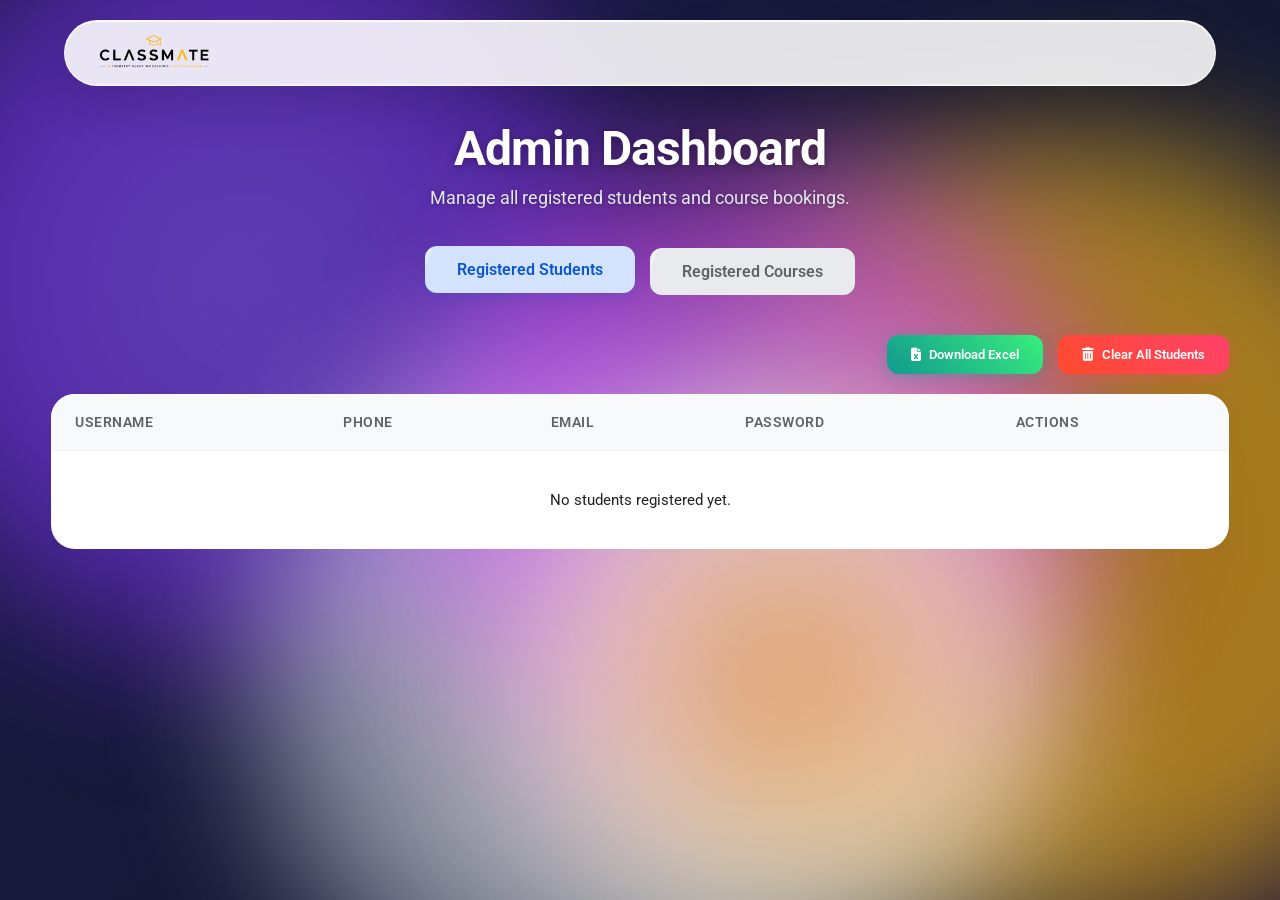
<file: admin.html>
<!DOCTYPE html>
<html lang="en">
<head>
    <meta charset="UTF-8">
    <meta name="viewport" content="width=device-width, initial-scale=1.0">
    <!-- Ultimate SEO Meta Tags -->
    <meta name="description" content="ClassMate Classes & Courses - The best place to learn programming, high-load architecture, FAANG DSA, and full-stack development. Join ClassMate Courses today.">
    <meta name="keywords" content="classmate classes, classmate courses, programming classes, advanced coding courses, classmate learning, software engineering, DSA, classmate">
    <meta name="robots" content="index, follow, max-image-preview:large, max-snippet:-1, max-video-preview:-1">
    
    <!-- Open Graph / Facebook -->
    <meta property="og:type" content="website">
    <meta property="og:title" content="ClassMate - Elite Classes & Courses">
    <meta property="og:description" content="Master high-level programming with ClassMate Classes. We offer premium courses in web development, AI, and systems architecture.">
    <meta property="og:image" content="https://classmates.kesug.com/classmate.png">
    
    <!-- Twitter -->
    <meta property="twitter:card" content="summary_large_image">
    <meta property="twitter:title" content="ClassMate - Elite Classes & Courses">
    <meta property="twitter:description" content="Master high-level programming with ClassMate Classes. We offer premium courses in web development, AI, and systems architecture.">
    <meta property="twitter:image" content="https://classmates.kesug.com/classmate.png">

    <!-- Schema Markup (JSON-LD) -->
    <script type="application/ld+json">
    {
      "@context": "https://schema.org",
      "@type": "EducationalOrganization",
      "name": "ClassMate",
      "logo": "https://classmates.kesug.com/classmate.png",
      "description": "Premium classmate classes and classmate courses for modern software engineering.",
      "sameAs": []
    }
    </script>
    <title>Admin Panel - Course Bookings</title>
    <link rel="stylesheet" href="https://cdnjs.cloudflare.com/ajax/libs/font-awesome/6.4.0/css/all.min.css">
    <link rel="stylesheet" href="style.css">
    <style>
        @import url('https://fonts.googleapis.com/css2?family=Roboto:wght@300;400;500;700&display=swap');
        
        body {
            font-family: 'Roboto', sans-serif;
            color: #202124;
            min-height: 100vh;
            position: relative;
            background: transparent;
        }
        .admin-container {
            padding: 120px 4% 40px;
            max-width: 1400px;
            margin: 0 auto;
        }
        .admin-header {
            text-align: center;
            margin-bottom: 40px;
            animation: fadeInDown 0.6s ease-out;
        }
        .admin-header h1 {
            font-size: 48px;
            color: #ffffff;
            font-weight: 700;
            letter-spacing: -1px;
            margin-bottom: 10px;
            text-shadow: 0 2px 10px rgba(0,0,0,0.3);
        }
        .admin-header p {
            font-size: 18px;
            color: #e2e8f0;
            text-shadow: 0 1px 4px rgba(0,0,0,0.3);
        }
        
        /* Material You Tabs */
        .admin-tabs {
            display: flex;
            justify-content: center;
            gap: 15px;
            margin-bottom: 40px;
            animation: fadeInUp 0.5s ease-out;
        }
        .admin-tabs button {
            background: #e8eaed;
            color: #5f6368;
            border: none;
            padding: 14px 32px;
            border-radius: 50px;
            cursor: pointer;
            font-weight: 600;
            font-size: 16px;
            transition: all 0.3s cubic-bezier(0.25, 0.8, 0.25, 1);
            position: relative;
            overflow: hidden;
            font-family: 'Roboto', sans-serif;
        }
        /* Ripple effect */
        .admin-tabs button::after {
            content: '';
            position: absolute;
            background: rgba(255,255,255,0.3);
            width: 100%;
            height: 100%;
            top: 0;
            left: -100%;
            transform: skewX(-20deg);
            transition: all 0.5s;
        }
        .admin-tabs button:hover::after {
            left: 100%;
        }
        .admin-tabs button.active {
            background: #d3e3fd;
            color: #0b57d0;
            box-shadow: 0 4px 12px rgba(11, 87, 208, 0.15);
            transform: translateY(-2px);
        }
        .admin-tabs button:hover:not(.active) {
            background: #dadce0;
            transform: translateY(-1px);
        }

        /* Controls */
        .controls {
            display: flex;
            justify-content: flex-end;
            gap: 15px;
            margin-bottom: 20px;
            animation: fadeIn 0.8s ease-out;
            flex-wrap: wrap;
        }
        #clearBookingsBtn, #clearStudentsBtn {
            background: linear-gradient(45deg, #ff4b2b, #ff416c);
            color: white;
            border: none;
            padding: 12px 24px;
            border-radius: 50px;
            cursor: pointer;
            font-weight: 600;
            font-family: 'Roboto', sans-serif;
            transition: all 0.3s cubic-bezier(0.25, 0.8, 0.25, 1);
            display: inline-flex;
            align-items: center;
            gap: 8px;
            box-shadow: 0 4px 15px rgba(255, 65, 108, 0.3);
        }
        #clearBookingsBtn:hover, #clearStudentsBtn:hover {
            transform: translateY(-2px);
            box-shadow: 0 6px 20px rgba(255, 65, 108, 0.4);
        }
        #downloadExcelBtn {
            background: linear-gradient(45deg, #11998e, #38ef7d);
            color: white;
            border: none;
            padding: 12px 24px;
            border-radius: 50px;
            cursor: pointer;
            font-weight: 600;
            font-family: 'Roboto', sans-serif;
            transition: all 0.3s cubic-bezier(0.25, 0.8, 0.25, 1);
            display: inline-flex;
            align-items: center;
            gap: 8px;
            box-shadow: 0 4px 15px rgba(17, 153, 142, 0.3);
        }
        #downloadExcelBtn:hover {
            transform: translateY(-2px);
            box-shadow: 0 6px 20px rgba(17, 153, 142, 0.4);
        }

        /* Action Buttons inside Table */
        .action-btn {
            padding: 8px 16px;
            border: none;
            border-radius: 30px;
            cursor: pointer;
            font-weight: 500;
            font-family: 'Roboto', sans-serif;
            transition: all 0.3s;
            margin-right: 8px;
            color: white;
            font-size: 13px;
        }
        .edit-btn {
            background: linear-gradient(45deg, #36D1DC, #5B86E5);
            box-shadow: 0 4px 10px rgba(91, 134, 229, 0.3);
        }
        .edit-btn:hover {
            transform: translateY(-2px);
        }
        .delete-btn {
            background: linear-gradient(45deg, #FF416C, #FF4B2B);
            box-shadow: 0 4px 10px rgba(255, 65, 108, 0.3);
        }
        .delete-btn:hover {
            transform: translateY(-2px);
        }

        /* Material You Table */
        .table-responsive {
            animation: fadeInUp 0.7s ease-out;
            overflow-x: auto;
        }
        .bookings-table {
            width: 100%;
            border-collapse: separate;
            border-spacing: 0;
            background: white;
            box-shadow: 0 8px 30px rgba(0,0,0,0.04);
            border-radius: 24px;
            overflow: hidden;
        }
        .bookings-table th, .bookings-table td {
            padding: 20px 24px;
            text-align: left;
            border-bottom: 1px solid #f1f3f4;
        }
        .bookings-table th {
            background: #f8f9fa;
            font-size: 14px;
            color: #5f6368;
            text-transform: uppercase;
            letter-spacing: 0.5px;
            font-weight: 600;
        }
        .bookings-table td {
            color: #202124;
            font-size: 15px;
            vertical-align: middle;
        }
        .bookings-table tbody tr {
            transition: background 0.2s;
        }
        .bookings-table tbody tr:hover {
            background: #f8f9fa;
        }
        .bookings-table tr:last-child td {
            border-bottom: none;
        }
        
        /* Animations */
        @keyframes fadeInUp {
            from { opacity: 0; transform: translateY(20px); }
            to { opacity: 1; transform: translateY(0); }
        }
        @keyframes fadeInDown {
            from { opacity: 0; transform: translateY(-20px); }
            to { opacity: 1; transform: translateY(0); }
        }
        @keyframes fadeIn {
            from { opacity: 0; }
            to { opacity: 1; }
        }

        .transaction-image {
            max-width: 150px;
            max-height: 150px;
            border-radius: 8px;
            cursor: pointer;
            transition: transform 0.2s;
        }
        .transaction-image:hover {
            transform: scale(2.5);
        }
    </style>
</head>
<body>
    <!-- 3D Live Color Animated Background from Skills page -->
    <div class="live-bg-container skills-live-bg">
        <div class="color-orb skills-orb-1"></div>
        <div class="color-orb skills-orb-2"></div>
        <div class="color-orb skills-orb-3"></div>
        <div class="color-orb skills-orb-4"></div>
        <div class="color-orb skills-orb-5"></div>
    </div>

    <!--Navigation Bar-->
    <nav class="navbar">
        <a href="index.html" class="logo"><img src="classmate.png" alt="ClassMate Logo"></a>
    </nav>

    <div class="admin-container">
        <div class="admin-header">
            <h1>Admin Dashboard</h1>
            <p>Manage all registered students and course bookings.</p>
        </div>
        
        <div class="admin-tabs">
            <button id="showStudentsBtn" class="active">Registered Students</button>
            <button id="showCoursesBtn">Registered Courses</button>
        </div>

        <!-- Registered Students Section -->
        <div id="studentsSection">
            <div class="controls">
                <button id="downloadExcelBtn"><i class="fas fa-file-excel"></i> Download Excel</button>
                <button id="clearStudentsBtn" title="This will delete all student records from this browser."><i class="fas fa-trash-alt"></i> Clear All Students</button>
            </div>
            <div class="table-responsive">
                <table class="bookings-table" id="studentsTable">
                    <thead>
                        <tr>
                            <th>Username</th>
                            <th>Phone</th>
                            <th>Email</th>
                            <th>Password</th>
                            <th>Actions</th>
                        </tr>
                    </thead>
                    <tbody id="studentsTableBody">
                        <!-- Student data will be inserted here by JavaScript -->
                    </tbody>
                </table>
            </div>
        </div>

        <!-- Registered Courses Section -->
        <div id="coursesSection" style="display: none;">
            <div class="controls">
                <button id="clearBookingsBtn" title="This will delete all booking records from this browser."><i class="fas fa-trash-alt"></i> Clear All Bookings</button>
            </div>
            <div class="table-responsive">
                <table class="bookings-table">
                    <thead>
                        <tr>
                            <th>Full Name</th>
                            <th>Phone</th>
                            <th>Email</th>
                            <th>Course</th>
                            <th>Transaction ID</th>
                            <th>Transaction Image</th>
                        </tr>
                    </thead>
                    <tbody id="bookingsTableBody">
                        <!-- Booking data will be inserted here by JavaScript -->
                    </tbody>
                </table>
            </div>
        </div>
    </div>

    <script src="classmate.js"></script>
    <script>
    document.addEventListener('DOMContentLoaded', () => {
        const bookingsTableBody = document.getElementById('bookingsTableBody');
        const studentsTableBody = document.getElementById('studentsTableBody');
        const clearBookingsBtn = document.getElementById('clearBookingsBtn');
        const clearStudentsBtn = document.getElementById('clearStudentsBtn');
        
        const showStudentsBtn = document.getElementById('showStudentsBtn');
        const showCoursesBtn = document.getElementById('showCoursesBtn');
        const studentsSection = document.getElementById('studentsSection');
        const coursesSection = document.getElementById('coursesSection');

        // Tab Switching
        showStudentsBtn.addEventListener('click', () => {
            showStudentsBtn.classList.add('active');
            showCoursesBtn.classList.remove('active');
            studentsSection.style.display = 'block';
            coursesSection.style.display = 'none';
        });

        showCoursesBtn.addEventListener('click', () => {
            showCoursesBtn.classList.add('active');
            showStudentsBtn.classList.remove('active');
            coursesSection.style.display = 'block';
            studentsSection.style.display = 'none';
        });

        function loadBookings() {
            const bookings = JSON.parse(localStorage.getItem('courseBookings')) || [];
            bookingsTableBody.innerHTML = ''; // Clear existing rows

            if (bookings.length === 0) {
                bookingsTableBody.innerHTML = '<tr><td colspan="6" style="text-align:center; padding: 40px;">No bookings found.</td></tr>';
                return;
            }

            bookings.forEach(booking => {
                const row = document.createElement('tr');
                row.innerHTML = `
                    <td>${booking.fullName}</td>
                    <td>${booking.phone}</td>
                    <td>${booking.email}</td>
                    <td>${booking.selectedCourse}</td>
                    <td>${booking.transactionId}</td>
                    <td><img src="${booking.courseImage}" alt="Transaction" class="transaction-image"></td>
                `;
                bookingsTableBody.appendChild(row);
            });
        }

        function loadStudents() {
            const students = JSON.parse(localStorage.getItem('registeredStudents')) || [];
            studentsTableBody.innerHTML = ''; // Clear existing rows

            if (students.length === 0) {
                studentsTableBody.innerHTML = '<tr><td colspan="5" style="text-align:center; padding: 40px;">No students registered yet.</td></tr>';
                return;
            }

            students.forEach((student, index) => {
                const row = document.createElement('tr');
                row.innerHTML = `
                    <td>${student.username}</td>
                    <td>${student.phone}</td>
                    <td>${student.email}</td>
                    <td>${student.password}</td>
                    <td>
                        <button class="action-btn edit-btn" data-index="${index}">Edit</button>
                        <button class="action-btn delete-btn" data-index="${index}">Delete</button>
                    </td>
                `;
                studentsTableBody.appendChild(row);
            });
            
            attachStudentActionListeners();
        }

        function attachStudentActionListeners() {
            const editBtns = document.querySelectorAll('.edit-btn');
            const deleteBtns = document.querySelectorAll('.delete-btn');

            editBtns.forEach(btn => {
                btn.addEventListener('click', (e) => {
                    const index = e.target.getAttribute('data-index');
                    const students = JSON.parse(localStorage.getItem('registeredStudents')) || [];
                    const student = students[index];
                    
                    const newUsername = prompt('Edit Username:', student.username);
                    if (newUsername === null) return;
                    
                    const newPhone = prompt('Edit Phone (+91...):', student.phone);
                    if (newPhone === null) return;
                    
                    const newEmail = prompt('Edit Email:', student.email);
                    if (newEmail === null) return;
                    
                    const newPassword = prompt('Edit Password (4-digit):', student.password);
                    if (newPassword === null) return;

                    students[index] = {
                        username: newUsername,
                        phone: newPhone,
                        email: newEmail,
                        password: newPassword
                    };
                    
                    localStorage.setItem('registeredStudents', JSON.stringify(students));
                    loadStudents();
                });
            });

            deleteBtns.forEach(btn => {
                btn.addEventListener('click', (e) => {
                    const index = e.target.getAttribute('data-index');
                    const students = JSON.parse(localStorage.getItem('registeredStudents')) || [];
                    
                    if (confirm('Are you sure you want to delete this student?')) {
                        students.splice(index, 1);
                        localStorage.setItem('registeredStudents', JSON.stringify(students));
                        loadStudents();
                    }
                });
            });
        }

        const downloadExcelBtn = document.getElementById('downloadExcelBtn');
        if (downloadExcelBtn) {
            downloadExcelBtn.addEventListener('click', () => {
                const students = JSON.parse(localStorage.getItem('registeredStudents')) || [];
                if (students.length === 0) {
                    alert('No student data to download.');
                    return;
                }
                
                let csvContent = "data:text/csv;charset=utf-8,";
                csvContent += "Username,Phone,Email,Password\n"; // Header row
                
                students.forEach(function(student) {
                    const row = `${student.username},${student.phone},${student.email},${student.password}`;
                    csvContent += row + "\r\n";
                });
                
                const encodedUri = encodeURI(csvContent);
                const link = document.createElement("a");
                link.setAttribute("href", encodedUri);
                link.setAttribute("download", "registered_students.csv");
                document.body.appendChild(link);
                link.click();
                document.body.removeChild(link);
            });
        }

        if (clearBookingsBtn) {
            clearBookingsBtn.addEventListener('click', () => {
                if (confirm('Are you sure you want to delete all booking records? This action cannot be undone.')) {
                    localStorage.removeItem('courseBookings');
                    loadBookings(); // Refresh the table
                }
            });
        }

        if (clearStudentsBtn) {
            clearStudentsBtn.addEventListener('click', () => {
                if (confirm('Are you sure you want to delete all student records? This action cannot be undone.')) {
                    localStorage.removeItem('registeredStudents');
                    loadStudents(); // Refresh the table
                }
            });
        }

        loadBookings();
        loadStudents();
    });
    </script>
</body>
</html>
</file>
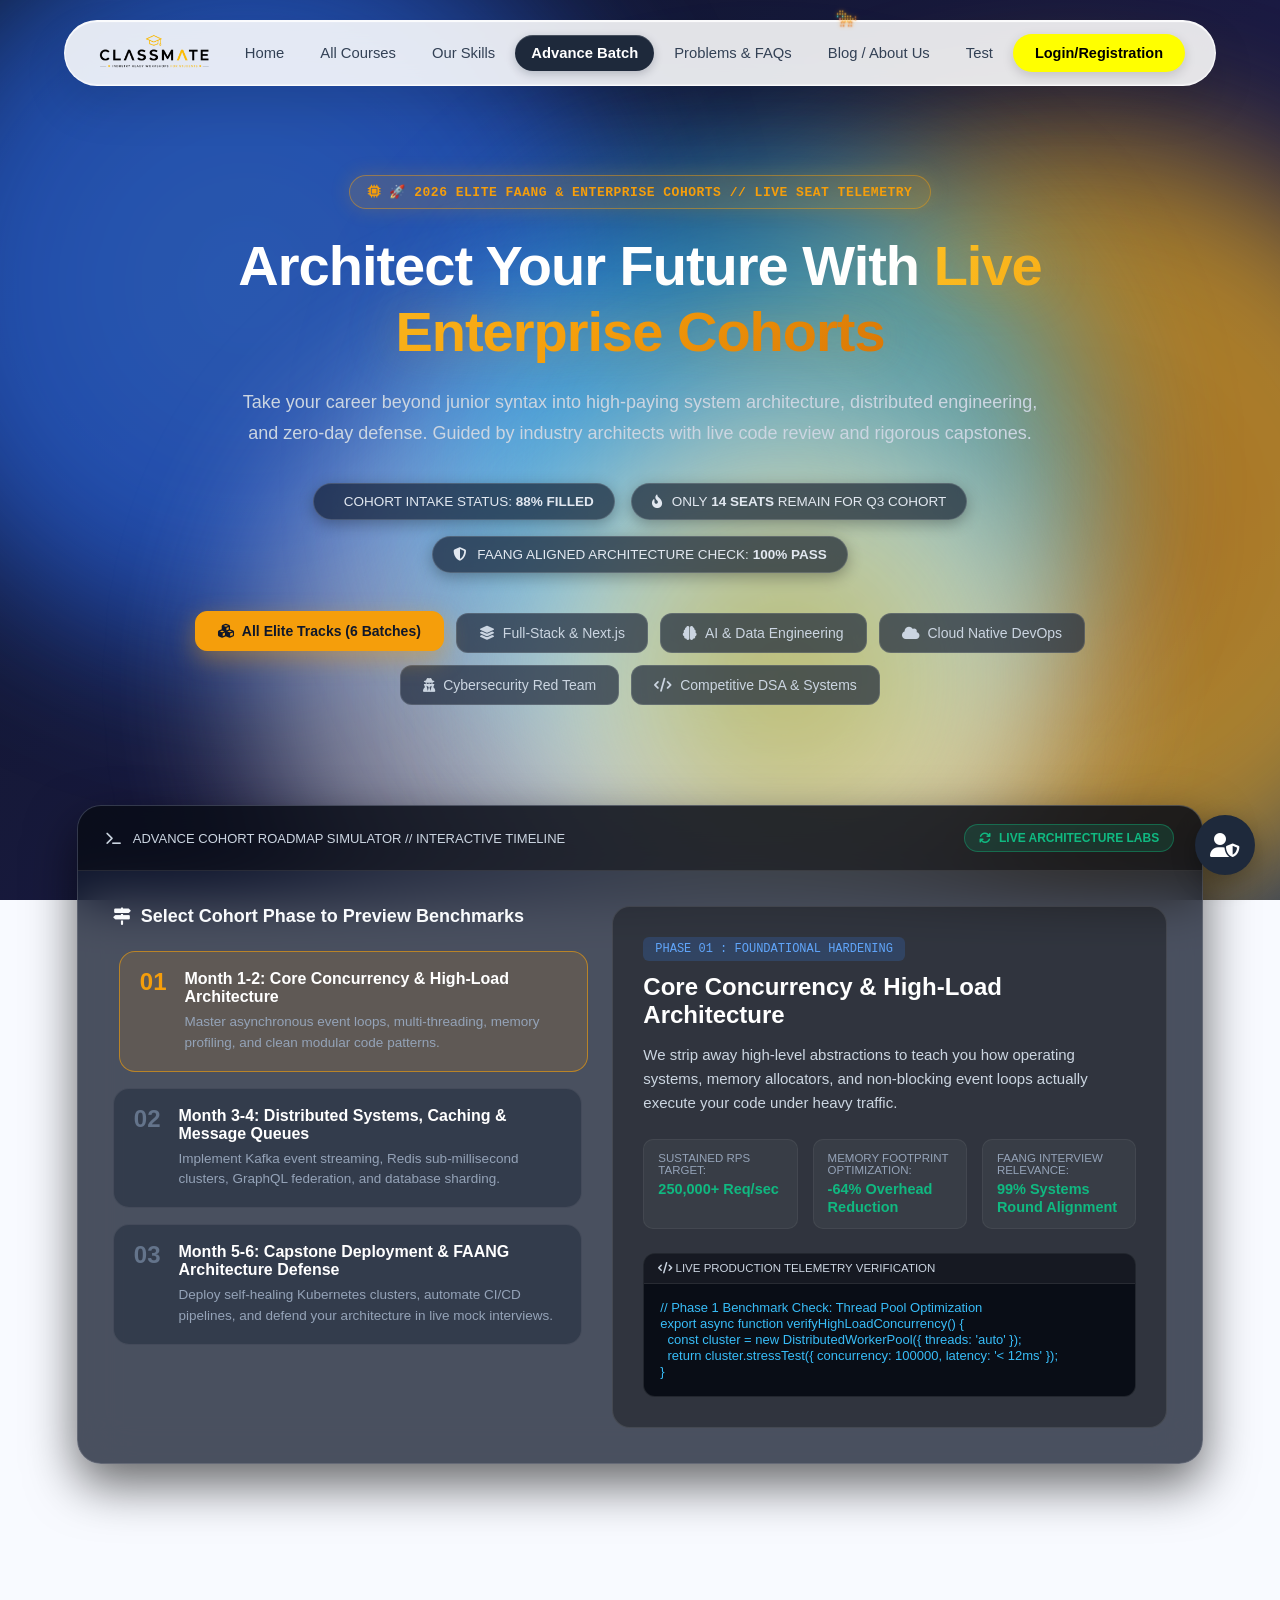
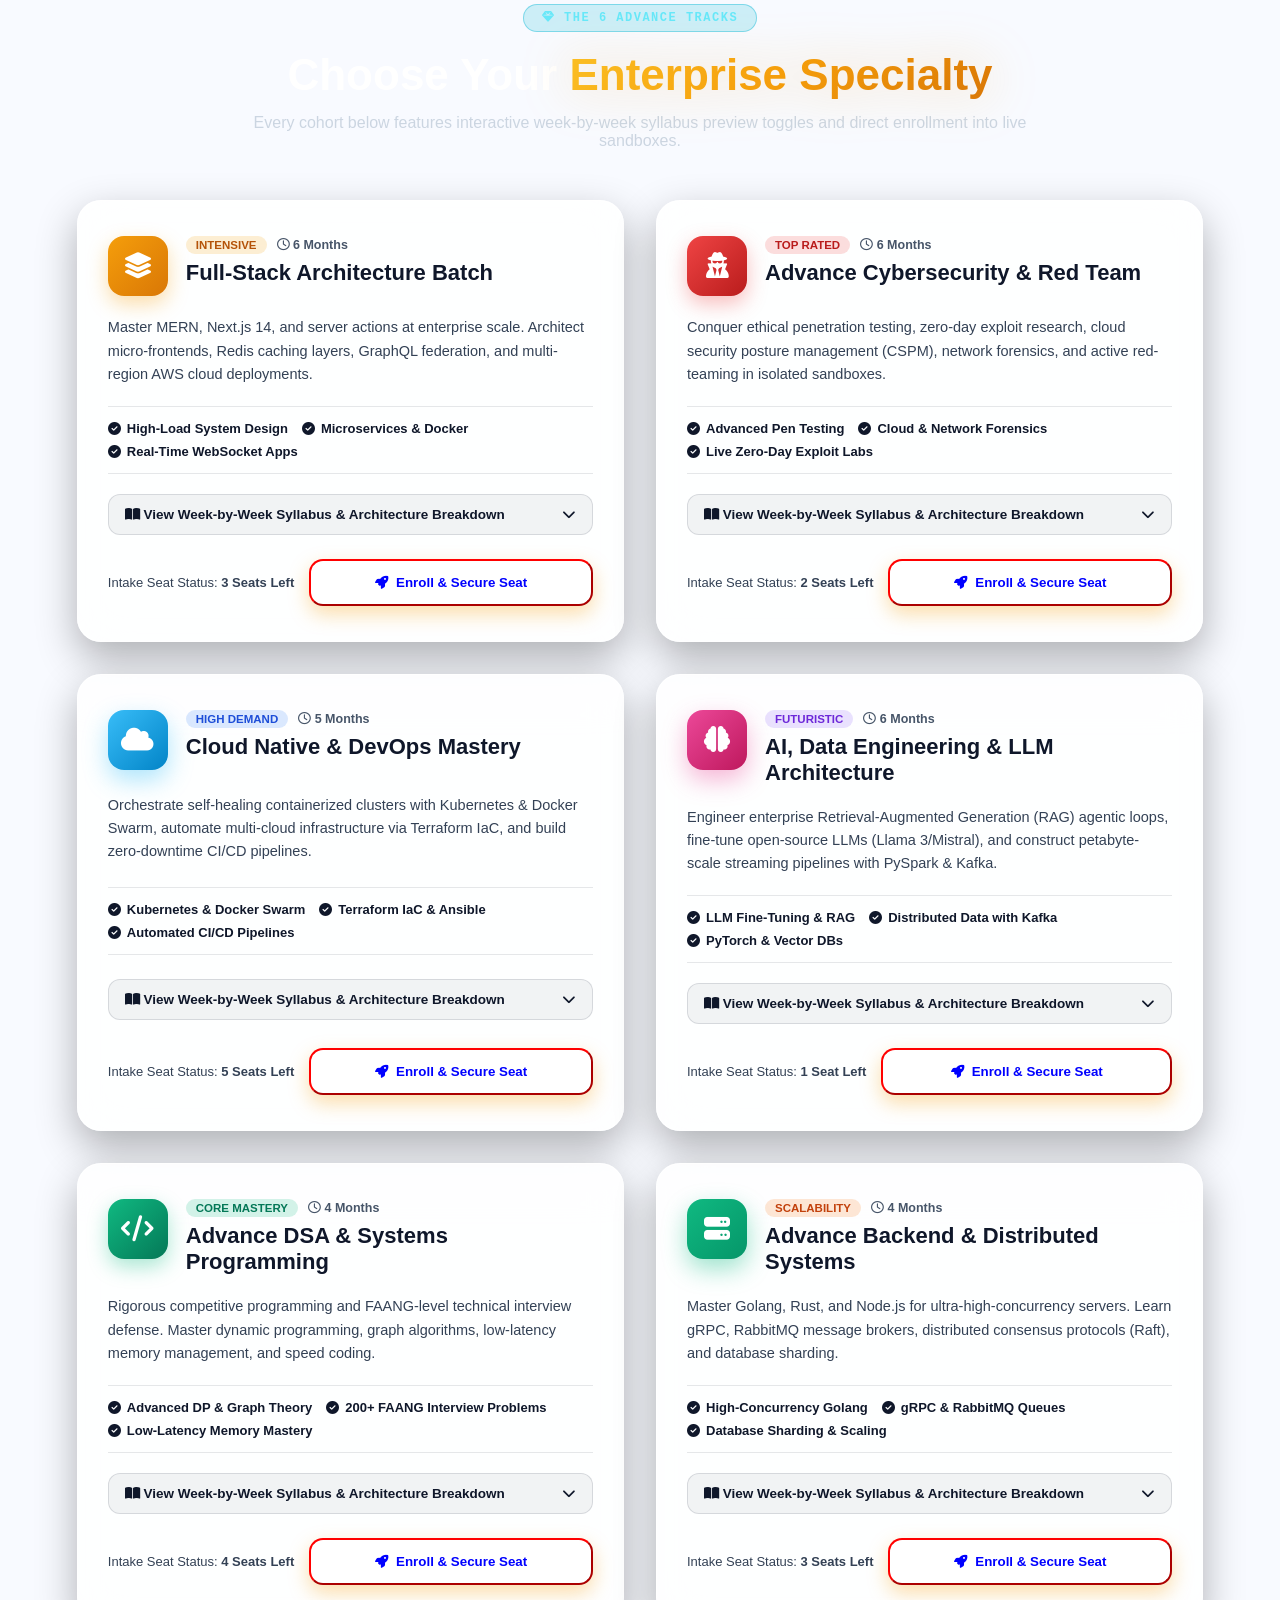
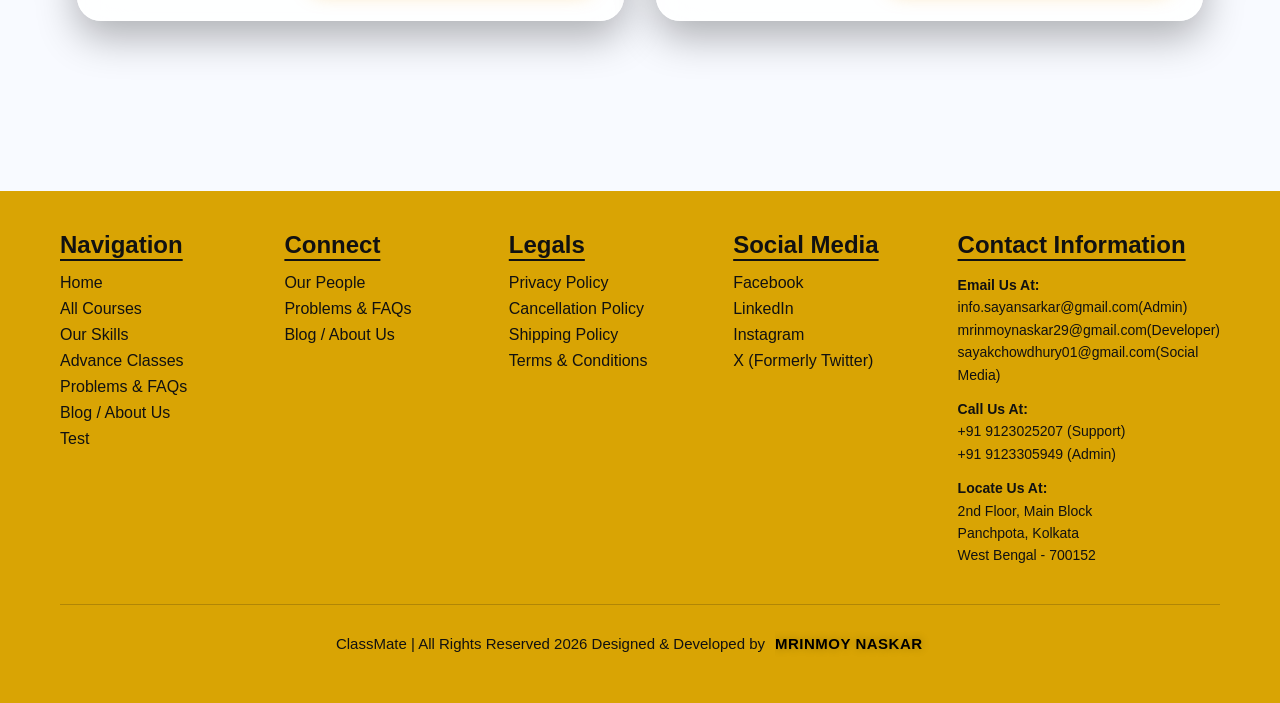
<file: advance.html>
<!DOCTYPE html>
<html lang="en">
<head>
    <meta charset="UTF-8">
    <meta name="viewport" content="width=device-width, initial-scale=1.0">
    <!-- Ultimate SEO Meta Tags -->
    <meta name="description" content="ClassMate Classes & Courses - The best place to learn programming, high-load architecture, FAANG DSA, and full-stack development. Join ClassMate Courses today.">
    <meta name="keywords" content="classmate classes, classmate courses, programming classes, advanced coding courses, classmate learning, software engineering, DSA, classmate">
    <meta name="robots" content="index, follow, max-image-preview:large, max-snippet:-1, max-video-preview:-1">
    
    <!-- Open Graph / Facebook -->
    <meta property="og:type" content="website">
    <meta property="og:title" content="ClassMate - Elite Classes & Courses">
    <meta property="og:description" content="Master high-level programming with ClassMate Classes. We offer premium courses in web development, AI, and systems architecture.">
    <meta property="og:image" content="https://classmates.kesug.com/classmate.png">
    
    <!-- Twitter -->
    <meta property="twitter:card" content="summary_large_image">
    <meta property="twitter:title" content="ClassMate - Elite Classes & Courses">
    <meta property="twitter:description" content="Master high-level programming with ClassMate Classes. We offer premium courses in web development, AI, and systems architecture.">
    <meta property="twitter:image" content="https://classmates.kesug.com/classmate.png">

    <!-- Schema Markup (JSON-LD) -->
    <script type="application/ld+json">
    {
      "@context": "https://schema.org",
      "@type": "EducationalOrganization",
      "name": "ClassMate",
      "logo": "https://classmates.kesug.com/classmate.png",
      "description": "Premium classmate classes and classmate courses for modern software engineering.",
      "sameAs": []
    }
    </script>
    <title>Advance Batch - ClassMate</title>

    <link rel="preconnect" href="https://fonts.googleapis.com">
    <link rel="preconnect" href="https://fonts.gstatic.com" crossorigin>
    <link href="https://fonts.googleapis.com/css2?family=Poppins:wght@300;400;500;600;700&display=swap" rel="stylesheet">
    <!-- Font Awesome for Icons -->
    <link rel="stylesheet" href="https://cdnjs.cloudflare.com/ajax/libs/font-awesome/6.4.0/css/all.min.css">
    <link rel="stylesheet" href="style.css">
</head>
<body>

    <!-- 3D Live Color Animated Background (Yellow, White, Blue) -->
    <div class="live-bg-container advance-live-bg">
        <div class="color-orb advance-orb-1"></div>
        <div class="color-orb advance-orb-2"></div>
        <div class="color-orb advance-orb-3"></div>
        <div class="color-orb advance-orb-4"></div>
        <div class="color-orb advance-orb-5"></div>
    </div>

    <!--Navigation Bar-->
    <nav class="navbar">
        <a href="index.html" class="logo"><img src="classmate.png" alt="ClassMate Logo"></a>
        <ul class="nav-links">
            <li><a href="index.html">Home</a></li>
            <li><a href="course.html">All Courses</a></li>
            <li><a href="skills.html">Our Skills</a></li>
            <li><a href="advance.html" class="active">Advance Batch</a></li>
            <li><a href="faq.html">Problems & FAQs</a></li>
            <li><a href="blog.html">Blog / About Us</a></li>
            <li><a href="https://classmates.kesug.com/index.php?i=1">Test</a></li>
            <li><a href="login.html" class="login-btn">Login/Registration</a></li>
        </ul>
        <!-- Live Pixel Cat -->
        <div class="cat" id="cat">
            <div class="pixel dark tail" style="left:0;top:12px;"></div>
            <div class="pixel dark tail" style="left:0;top:8px;"></div>
            <div class="pixel" style="left:8px;top:8px;"></div>
            <div class="pixel" style="left:12px;top:8px;"></div>
            <div class="pixel" style="left:16px;top:8px;"></div>
            <div class="pixel" style="left:20px;top:8px;"></div>
            <div class="pixel" style="left:4px;top:12px;"></div>
            <div class="pixel" style="left:8px;top:12px;"></div>
            <div class="pixel" style="left:12px;top:12px;"></div>
            <div class="pixel" style="left:16px;top:12px;"></div>
            <div class="pixel" style="left:20px;top:12px;"></div>
            <div class="pixel" style="left:24px;top:12px;"></div>
            <div class="pixel" style="left:8px;top:16px;"></div>
            <div class="pixel" style="left:12px;top:16px;"></div>
            <div class="pixel" style="left:16px;top:16px;"></div>
            <div class="pixel" style="left:20px;top:16px;"></div>
            <div class="pixel" style="left:20px;top:0;"></div>
            <div class="pixel" style="left:24px;top:0;"></div>
            <div class="pixel" style="left:16px;top:4px;"></div>
            <div class="pixel" style="left:20px;top:4px;"></div>
            <div class="pixel" style="left:24px;top:4px;"></div>
            <div class="pixel" style="left:28px;top:4px;"></div>
            <div class="pixel eye" style="left:20px;top:8px;"></div>
            <div class="pixel eye" style="left:28px;top:8px;"></div>
            <div class="pixel nose" style="left:24px;top:12px;"></div>
            <!-- 4 Articulated Running Legs & Waving Paw -->
            <div class="leg back-left" style="position:absolute; left:6px; top:20px; transform-origin:2px 2px;"><div class="pixel dark" style="left:0;top:0;"></div><div class="pixel dark" style="left:0;top:4px;"></div></div>
            <div class="leg back-right" style="position:absolute; left:10px; top:20px; transform-origin:2px 2px;"><div class="pixel dark" style="left:0;top:0;"></div><div class="pixel dark" style="left:0;top:4px;"></div></div>
            <div class="leg front-left" style="position:absolute; left:18px; top:20px; transform-origin:2px 2px;"><div class="pixel dark" style="left:0;top:0;"></div><div class="pixel dark" style="left:0;top:4px;"></div></div>
            <div class="leg front-right" style="position:absolute; left:22px; top:20px; transform-origin:2px 2px;"><div class="pixel dark" style="left:0;top:0;"></div><div class="pixel dark" style="left:0;top:4px;"></div></div>
            <!-- HI Speech Bubble near mouth -->
            <span class="cat-hi-bubble">HI!</span>
        </div>
    </nav>

    <!-- Senior Architect Header & Live Seat Telemetry Ticker -->
    <section class="advance-live-header">
        <div class="advance-header-content">
            <span class="advance-architect-badge"><i class="fas fa-microchip"></i> 🚀 2026 ELITE FAANG & ENTERPRISE COHORTS // LIVE SEAT TELEMETRY</span>
            <h1>Architect Your Future With <span class="advance-neon-text">Live Enterprise Cohorts</span></h1>
            <p class="advance-header-desc">
                Take your career beyond junior syntax into high-paying system architecture, distributed engineering, and zero-day defense. Guided by industry architects with live code review and rigorous capstones.
            </p>

            <!-- Live Cohort Telemetry Bar -->
            <div class="cohort-telemetry-bar">
                <div class="telemetry-pill">
                    <span class="live-blink-dot"></span>
                    <span>COHORT INTAKE STATUS: <b class="text-green">88% FILLED</b></span>
                </div>
                <div class="telemetry-pill">
                    <i class="fas fa-fire-alt text-orange"></i>
                    <span>ONLY <b id="seatCountVal">14 SEATS</b> REMAIN FOR Q3 COHORT</span>
                </div>
                <div class="telemetry-pill">
                    <i class="fas fa-shield-alt text-blue"></i>
                    <span>FAANG ALIGNED ARCHITECTURE CHECK: <b>100% PASS</b></span>
                </div>
            </div>

            <!-- Interactive Domain Filters -->
            <div class="advance-filters">
                <button class="advance-filter-btn active" data-filter="all"><i class="fas fa-cubes"></i> All Elite Tracks (6 Batches)</button>
                <button class="advance-filter-btn" data-filter="fullstack"><i class="fas fa-layer-group"></i> Full-Stack & Next.js</button>
                <button class="advance-filter-btn" data-filter="ai"><i class="fas fa-brain"></i> AI & Data Engineering</button>
                <button class="advance-filter-btn" data-filter="devops"><i class="fas fa-cloud"></i> Cloud Native DevOps</button>
                <button class="advance-filter-btn" data-filter="cyber"><i class="fas fa-user-secret"></i> Cybersecurity Red Team</button>
                <button class="advance-filter-btn" data-filter="dsa"><i class="fas fa-code"></i> Competitive DSA & Systems</button>
            </div>
        </div>
    </section>

    <!-- Interactive Career Roadmap Simulator & System Console -->
    <section class="advance-radar-dashboard">
        <div class="radar-console-card">
            <div class="radar-topbar">
                <div class="topbar-left">
                    <i class="fas fa-terminal text-yellow"></i>
                    <span class="console-title">ADVANCE COHORT ROADMAP SIMULATOR // INTERACTIVE TIMELINE</span>
                </div>
                <div class="topbar-right">
                    <span class="status-badge-active"><i class="fas fa-sync fa-spin"></i> LIVE ARCHITECTURE LABS</span>
                </div>
            </div>

            <div class="radar-content-grid">
                <!-- Left: Interactive Timeline Selector Tabs -->
                <div class="roadmap-timeline-selector">
                    <h3><i class="fas fa-map-signs"></i> Select Cohort Phase to Preview Benchmarks</h3>
                    <div class="timeline-steps">
                        <div class="timeline-step active" data-phase="phase1">
                            <div class="step-num">01</div>
                            <div class="step-details">
                                <strong>Month 1-2: Core Concurrency & High-Load Architecture</strong>
                                <span>Master asynchronous event loops, multi-threading, memory profiling, and clean modular code patterns.</span>
                            </div>
                        </div>
                        <div class="timeline-step" data-phase="phase2">
                            <div class="step-num">02</div>
                            <div class="step-details">
                                <strong>Month 3-4: Distributed Systems, Caching & Message Queues</strong>
                                <span>Implement Kafka event streaming, Redis sub-millisecond clusters, GraphQL federation, and database sharding.</span>
                            </div>
                        </div>
                        <div class="timeline-step" data-phase="phase3">
                            <div class="step-num">03</div>
                            <div class="step-details">
                                <strong>Month 5-6: Capstone Deployment & FAANG Architecture Defense</strong>
                                <span>Deploy self-healing Kubernetes clusters, automate CI/CD pipelines, and defend your architecture in live mock interviews.</span>
                            </div>
                        </div>
                    </div>
                </div>

                <!-- Right: Live Phase Telemetry & Code Inspection Console -->
                <div class="roadmap-phase-inspector" id="roadmapInspector">
                    <div class="phase-header">
                        <span class="phase-badge" id="phaseBadgeText">PHASE 01 : FOUNDATIONAL HARDENING</span>
                        <h4 id="phaseTitleText">Core Concurrency & High-Load Architecture</h4>
                    </div>
                    <p class="phase-desc" id="phaseDescText">
                        We strip away high-level abstractions to teach you how operating systems, memory allocators, and non-blocking event loops actually execute your code under heavy traffic.
                    </p>

                    <div class="phase-metrics-box">
                        <div class="phase-metric">
                            <span>Sustained RPS Target:</span>
                            <b id="phaseRpsText">250,000+ Req/sec</b>
                        </div>
                        <div class="phase-metric">
                            <span>Memory Footprint Optimization:</span>
                            <b id="phaseMemText">-64% Overhead Reduction</b>
                        </div>
                        <div class="phase-metric">
                            <span>FAANG Interview Relevance:</span>
                            <b id="phaseRelText">99% Systems Round Alignment</b>
                        </div>
                    </div>

                    <div class="phase-code-preview">
                        <div class="code-title"><span><i class="fas fa-code"></i> LIVE PRODUCTION TELEMETRY VERIFICATION</span></div>
                        <pre><code id="phaseCodeText">// Phase 1 Benchmark Check: Thread Pool Optimization
export async function verifyHighLoadConcurrency() {
  const cluster = new DistributedWorkerPool({ threads: 'auto' });
  return cluster.stressTest({ concurrency: 100000, latency: '< 12ms' });
}</code></pre>
                    </div>
                </div>
            </div>
        </div>
    </section>

    <!-- 6 Glassmorphic Ultra-Premium Batch Cards with Live Syllabus Accordions -->
    <section class="advance-batch-showcase">
        <div class="batch-section-header">
            <span class="section-badge-tag"><i class="fas fa-gem"></i> THE 6 ADVANCE TRACKS</span>
            <h2>Choose Your <span class="advance-neon-text">Enterprise Specialty</span></h2>
            <p>Every cohort below features interactive week-by-week syllabus preview toggles and direct enrollment into live sandboxes.</p>
        </div>

        <div class="advance-batch-grid">
            <!-- Cohort 1: Full-Stack Architecture -->
            <div class="advance-cohort-card" data-category="fullstack">
                <div class="cohort-header">
                    <div class="cohort-icon fullstack-glow"><i class="fas fa-layer-group"></i></div>
                    <div class="cohort-meta">
                        <div class="cohort-badges">
                            <span class="cohort-tag intensive-tag">Intensive</span>
                            <span class="cohort-duration"><i class="far fa-clock"></i> 6 Months</span>
                        </div>
                        <h3>Full-Stack Architecture Batch</h3>
                    </div>
                </div>
                <p class="cohort-desc">Master MERN, Next.js 14, and server actions at enterprise scale. Architect micro-frontends, Redis caching layers, GraphQL federation, and multi-region AWS cloud deployments.</p>
                
                <!-- Highlights Pill List -->
                <div class="cohort-highlights">
                    <span><i class="fas fa-check-circle text-green"></i> High-Load System Design</span>
                    <span><i class="fas fa-check-circle text-green"></i> Microservices & Docker</span>
                    <span><i class="fas fa-check-circle text-green"></i> Real-Time WebSocket Apps</span>
                </div>

                <!-- Interactive Syllabus Accordion Toggle -->
                <div class="syllabus-accordion-container">
                    <button class="syllabus-toggle-btn" type="button">
                        <span><i class="fas fa-book-open"></i> View Week-by-Week Syllabus & Architecture Breakdown</span>
                        <i class="fas fa-chevron-down accordion-arrow"></i>
                    </button>
                    <div class="syllabus-content">
                        <div class="syllabus-module">
                            <strong>Weeks 1-4: Next.js 14, React Server Components & State Federation</strong>
                            <p>Dive deep into SSR, Static Generation, Streaming RSCs, and complex client-server boundary synchronization.</p>
                        </div>
                        <div class="syllabus-module">
                            <strong>Weeks 5-8: Node.js Cluster Concurrency, gRPC & GraphQL Federation</strong>
                            <p>Build distributed microservices communicating via gRPC and GraphQL supergraphs with rate-limiting defense.</p>
                        </div>
                        <div class="syllabus-module">
                            <strong>Weeks 9-12: Redis Sub-Millisecond Caching & PostgreSQL Indexing</strong>
                            <p>Engineer high-speed data access patterns, cache eviction policies, and relational database query tuning.</p>
                        </div>
                        <div class="syllabus-module">
                            <strong>Weeks 13-24: Capstone Architecture Defense & Live AWS Deployment</strong>
                            <p>Deploy your full-stack enterprise platform on AWS EKS with CI/CD GitHub workflows and rigorous load checks.</p>
                        </div>
                    </div>
                </div>

                <div class="cohort-action-footer">
                    <div class="seat-info"><span>Intake Seat Status:</span> <b class="text-orange">3 Seats Left</b></div>
                    <button class="course-btn cohort-enroll-btn" data-title="FULL-STACK ARCHITECTURE BATCH" data-description="Master MERN & NEXT.js at enterprise scale. Includes Redis caching, GraphQL, microservices deployment, and AWS infrastructure with live mentorship." data-link="advance-fullstack.html">
                        <i class="fas fa-rocket"></i> Enroll & Secure Seat
                    </button>
                </div>
            </div>

            <!-- Cohort 2: Advance Cybersecurity & Red Team -->
            <div class="advance-cohort-card" data-category="cyber">
                <div class="cohort-header">
                    <div class="cohort-icon cyber-glow"><i class="fas fa-user-secret"></i></div>
                    <div class="cohort-meta">
                        <div class="cohort-badges">
                            <span class="cohort-tag top-tag">Top Rated</span>
                            <span class="cohort-duration"><i class="far fa-clock"></i> 6 Months</span>
                        </div>
                        <h3>Advance Cybersecurity & Red Team</h3>
                    </div>
                </div>
                <p class="cohort-desc">Conquer ethical penetration testing, zero-day exploit research, cloud security posture management (CSPM), network forensics, and active red-teaming in isolated sandboxes.</p>
                
                <div class="cohort-highlights">
                    <span><i class="fas fa-check-circle text-green"></i> Advanced Pen Testing</span>
                    <span><i class="fas fa-check-circle text-green"></i> Cloud & Network Forensics</span>
                    <span><i class="fas fa-check-circle text-green"></i> Live Zero-Day Exploit Labs</span>
                </div>

                <div class="syllabus-accordion-container">
                    <button class="syllabus-toggle-btn" type="button">
                        <span><i class="fas fa-book-open"></i> View Week-by-Week Syllabus & Architecture Breakdown</span>
                        <i class="fas fa-chevron-down accordion-arrow"></i>
                    </button>
                    <div class="syllabus-content">
                        <div class="syllabus-module">
                            <strong>Weeks 1-4: Advanced Vulnerability Scanning & Network Reconnaissance</strong>
                            <p>Master Nmap, Wireshark packet dissection, OSINT gathering, and automated security posture reconnaissance.</p>
                        </div>
                        <div class="syllabus-module">
                            <strong>Weeks 5-8: Web Application Exploitation (OWASP Top 10 + Zero Days)</strong>
                            <p>Deep dive into SQL injection, SSRF, XSS, CSRF, broken authentication, and custom Python exploit weaponization.</p>
                        </div>
                        <div class="syllabus-module">
                            <strong>Weeks 9-16: Cloud Native Security & Active Red-Teaming</strong>
                            <p>Perform ethical red-team campaigns across AWS/Azure infrastructure, IAM privilege escalation, and container escapes.</p>
                        </div>
                        <div class="syllabus-module">
                            <strong>Weeks 17-24: Incident Response, Digital Forensics & Defense Hardening</strong>
                            <p>Trace cyber attack vectors, analyze malware memory artifacts, and implement zero-trust firewall configurations.</p>
                        </div>
                    </div>
                </div>

                <div class="cohort-action-footer">
                    <div class="seat-info"><span>Intake Seat Status:</span> <b class="text-orange">2 Seats Left</b></div>
                    <button class="course-btn cohort-enroll-btn" data-title="ADVANCE CYBERSECURITY & RED TEAM" data-description="Dive deep into penetration testing, zero-day exploit research, cloud security posture management, and ethical red-teaming in dedicated sandboxes." data-link="advance-cyber.html">
                        <i class="fas fa-rocket"></i> Enroll & Secure Seat
                    </button>
                </div>
            </div>

            <!-- Cohort 3: Cloud Native & DevOps Mastery -->
            <div class="advance-cohort-card" data-category="devops">
                <div class="cohort-header">
                    <div class="cohort-icon devops-glow"><i class="fas fa-cloud"></i></div>
                    <div class="cohort-meta">
                        <div class="cohort-badges">
                            <span class="cohort-tag demand-tag">High Demand</span>
                            <span class="cohort-duration"><i class="far fa-clock"></i> 5 Months</span>
                        </div>
                        <h3>Cloud Native & DevOps Mastery</h3>
                    </div>
                </div>
                <p class="cohort-desc">Orchestrate self-healing containerized clusters with Kubernetes & Docker Swarm, automate multi-cloud infrastructure via Terraform IaC, and build zero-downtime CI/CD pipelines.</p>
                
                <div class="cohort-highlights">
                    <span><i class="fas fa-check-circle text-green"></i> Kubernetes & Docker Swarm</span>
                    <span><i class="fas fa-check-circle text-green"></i> Terraform IaC & Ansible</span>
                    <span><i class="fas fa-check-circle text-green"></i> Automated CI/CD Pipelines</span>
                </div>

                <div class="syllabus-accordion-container">
                    <button class="syllabus-toggle-btn" type="button">
                        <span><i class="fas fa-book-open"></i> View Week-by-Week Syllabus & Architecture Breakdown</span>
                        <i class="fas fa-chevron-down accordion-arrow"></i>
                    </button>
                    <div class="syllabus-content">
                        <div class="syllabus-module">
                            <strong>Weeks 1-4: Docker Containerization & Microservice Packaging</strong>
                            <p>Write multi-stage Dockerfiles, optimize cold-start boot speeds, and orchestrate local multi-container environments.</p>
                        </div>
                        <div class="syllabus-module">
                            <strong>Weeks 5-10: Kubernetes Architecture & High-Availability Swarm</strong>
                            <p>Manage K8s Pods, Deployments, Services, Ingress controllers, Helm charts, and auto-scaling replica sets.</p>
                        </div>
                        <div class="syllabus-module">
                            <strong>Weeks 11-16: Infrastructure as Code (Terraform & Ansible Automation)</strong>
                            <p>Provision multi-region AWS VPCs, EC2 clusters, RDS instances, and IAM roles entirely through automated code.</p>
                        </div>
                        <div class="syllabus-module">
                            <strong>Weeks 17-20: GitOps CI/CD Pipelines & Site Reliability Engineering (SRE)</strong>
                            <p>Implement Prometheus & Grafana live telemetry alerts, canary deployment strategies, and self-healing rollout checks.</p>
                        </div>
                    </div>
                </div>

                <div class="cohort-action-footer">
                    <div class="seat-info"><span>Intake Seat Status:</span> <b class="text-green">5 Seats Left</b></div>
                    <button class="course-btn cohort-enroll-btn" data-title="CLOUD NATIVE & DEVOPS MASTERY" data-description="Learn Kubernetes orchestration, Terraform Infrastructure as Code (IaC), Jenkins CI/CD automation, and multi-cloud AWS/Azure deployments." data-link="advance-devops.html">
                        <i class="fas fa-rocket"></i> Enroll & Secure Seat
                    </button>
                </div>
            </div>

            <!-- Cohort 4: AI, Data Engineering & LLM Architecture -->
            <div class="advance-cohort-card" data-category="ai">
                <div class="cohort-header">
                    <div class="cohort-icon ai-glow"><i class="fas fa-brain"></i></div>
                    <div class="cohort-meta">
                        <div class="cohort-badges">
                            <span class="cohort-tag futuristic-tag">Futuristic</span>
                            <span class="cohort-duration"><i class="far fa-clock"></i> 6 Months</span>
                        </div>
                        <h3>AI, Data Engineering & LLM Architecture</h3>
                    </div>
                </div>
                <p class="cohort-desc">Engineer enterprise Retrieval-Augmented Generation (RAG) agentic loops, fine-tune open-source LLMs (Llama 3/Mistral), and construct petabyte-scale streaming pipelines with PySpark & Kafka.</p>
                
                <div class="cohort-highlights">
                    <span><i class="fas fa-check-circle text-green"></i> LLM Fine-Tuning & RAG</span>
                    <span><i class="fas fa-check-circle text-green"></i> Distributed Data with Kafka</span>
                    <span><i class="fas fa-check-circle text-green"></i> PyTorch & Vector DBs</span>
                </div>

                <div class="syllabus-accordion-container">
                    <button class="syllabus-toggle-btn" type="button">
                        <span><i class="fas fa-book-open"></i> View Week-by-Week Syllabus & Architecture Breakdown</span>
                        <i class="fas fa-chevron-down accordion-arrow"></i>
                    </button>
                    <div class="syllabus-content">
                        <div class="syllabus-module">
                            <strong>Weeks 1-6: PyTorch Fundamentals, Transformers & Neural Architecture</strong>
                            <p>Understand self-attention mechanisms, tokenization, embedding vectors, and deep neural network forward/backward passes.</p>
                        </div>
                        <div class="syllabus-module">
                            <strong>Weeks 7-12: Advanced RAG Pipelines & Vector Databases (Pinecone/Milvus)</strong>
                            <p>Implement hybrid chunking strategies, semantic similarity search, re-ranking models, and hallucination guardrails.</p>
                        </div>
                        <div class="syllabus-module">
                            <strong>Weeks 13-18: Fine-Tuning Open-Source LLMs (LoRA & QLoRA Techniques)</strong>
                            <p>Customize Llama 3 & Mistral 7B on proprietary domain datasets using parameter-efficient fine-tuning on GPU clusters.</p>
                        </div>
                        <div class="syllabus-module">
                            <strong>Weeks 19-24: Distributed Big Data Streaming with Apache Kafka & PySpark</strong>
                            <p>Build real-time data ingestion pipelines capable of processing millions of telemetry events per second for AI training.</p>
                        </div>
                    </div>
                </div>

                <div class="cohort-action-footer">
                    <div class="seat-info"><span>Intake Seat Status:</span> <b class="text-orange">1 Seat Left</b></div>
                    <button class="course-btn cohort-enroll-btn" data-title="AI, DATA ENGINEERING & LLM ARCHITECTURE" data-description="Build RAG pipelines, fine-tune open-source Large Language Models (LLMs), and construct massive distributed data pipelines using PySpark and Kafka." data-link="advance-ai.html">
                        <i class="fas fa-rocket"></i> Enroll & Secure Seat
                    </button>
                </div>
            </div>

            <!-- Cohort 5: Advance DSA & Systems Programming (C++/Java) -->
            <div class="advance-cohort-card" data-category="dsa">
                <div class="cohort-header">
                    <div class="cohort-icon dsa-glow"><i class="fas fa-code"></i></div>
                    <div class="cohort-meta">
                        <div class="cohort-badges">
                            <span class="cohort-tag core-tag">Core Mastery</span>
                            <span class="cohort-duration"><i class="far fa-clock"></i> 4 Months</span>
                        </div>
                        <h3>Advance DSA & Systems Programming</h3>
                    </div>
                </div>
                <p class="cohort-desc">Rigorous competitive programming and FAANG-level technical interview defense. Master dynamic programming, graph algorithms, low-latency memory management, and speed coding.</p>
                
                <div class="cohort-highlights">
                    <span><i class="fas fa-check-circle text-green"></i> Advanced DP & Graph Theory</span>
                    <span><i class="fas fa-check-circle text-green"></i> 200+ FAANG Interview Problems</span>
                    <span><i class="fas fa-check-circle text-green"></i> Low-Latency Memory Mastery</span>
                </div>

                <div class="syllabus-accordion-container">
                    <button class="syllabus-toggle-btn" type="button">
                        <span><i class="fas fa-book-open"></i> View Week-by-Week Syllabus & Architecture Breakdown</span>
                        <i class="fas fa-chevron-down accordion-arrow"></i>
                    </button>
                    <div class="syllabus-content">
                        <div class="syllabus-module">
                            <strong>Weeks 1-4: Advanced Trees, Tries, Segment Trees & Fenwick Trees</strong>
                            <p>Conquer complex hierarchical data structures, range query updates, prefix sums, and self-balancing AVL/Red-Black trees.</p>
                        </div>
                        <div class="syllabus-module">
                            <strong>Weeks 5-8: Graph Theory, Shortest Paths, Network Flows & SCCs</strong>
                            <p>Master Dijkstra, Bellman-Ford, Floyd-Warshall, Tarjan's strongly connected components, and bipartite matching.</p>
                        </div>
                        <div class="syllabus-module">
                            <strong>Weeks 9-12: Dynamic Programming & Bitmask Optimization</strong>
                            <p>Deconstruct knapsack variations, digit DP, state-space compression, matrix exponentiation, and memoization hacks.</p>
                        </div>
                        <div class="syllabus-module">
                            <strong>Weeks 13-16: Low-Latency C++ Memory Management & FAANG Mock Defense</strong>
                            <p>Understand pointer arithmetic, custom heap allocators, cache locality, and clear 1-on-1 simulated Google/Meta interviews.</p>
                        </div>
                    </div>
                </div>

                <div class="cohort-action-footer">
                    <div class="seat-info"><span>Intake Seat Status:</span> <b class="text-green">4 Seats Left</b></div>
                    <button class="course-btn cohort-enroll-btn" data-title="ADVANCE DATA STRUCTURES & ALGORITHMS" data-description="Rigorous competitive programming and FAANG-level technical interview preparation. Master dynamic programming, graphs, and complex trees." data-link="advance-dsa.html">
                        <i class="fas fa-rocket"></i> Enroll & Secure Seat
                    </button>
                </div>
            </div>

            <!-- Cohort 6: Advance Backend & Distributed Systems -->
            <div class="advance-cohort-card" data-category="fullstack">
                <div class="cohort-header">
                    <div class="cohort-icon backend-glow"><i class="fas fa-server"></i></div>
                    <div class="cohort-meta">
                        <div class="cohort-badges">
                            <span class="cohort-tag scale-tag">Scalability</span>
                            <span class="cohort-duration"><i class="far fa-clock"></i> 4 Months</span>
                        </div>
                        <h3>Advance Backend & Distributed Systems</h3>
                    </div>
                </div>
                <p class="cohort-desc">Master Golang, Rust, and Node.js for ultra-high-concurrency servers. Learn gRPC, RabbitMQ message brokers, distributed consensus protocols (Raft), and database sharding.</p>
                
                <div class="cohort-highlights">
                    <span><i class="fas fa-check-circle text-green"></i> High-Concurrency Golang</span>
                    <span><i class="fas fa-check-circle text-green"></i> gRPC & RabbitMQ Queues</span>
                    <span><i class="fas fa-check-circle text-green"></i> Database Sharding & Scaling</span>
                </div>

                <div class="syllabus-accordion-container">
                    <button class="syllabus-toggle-btn" type="button">
                        <span><i class="fas fa-book-open"></i> View Week-by-Week Syllabus & Architecture Breakdown</span>
                        <i class="fas fa-chevron-down accordion-arrow"></i>
                    </button>
                    <div class="syllabus-content">
                        <div class="syllabus-module">
                            <strong>Weeks 1-4: Golang Goroutines, Channels & Lock-Free Multi-Threading</strong>
                            <p>Write high-performance Go microservices utilizing CSP concurrency models, worker pools, and sync atomics.</p>
                        </div>
                        <div class="syllabus-module">
                            <strong>Weeks 5-8: High-Throughput RPCs (gRPC & Protocol Buffers)</strong>
                            <p>Replace bulky REST JSON payloads with binary protobuf streaming over HTTP/2 for 10x throughput increases.</p>
                        </div>
                        <div class="syllabus-module">
                            <strong>Weeks 9-12: Distributed Messaging Brokers (RabbitMQ & Apache Kafka)</strong>
                            <p>Implement pub-sub event architectures, dead-letter exchanges, idempotent consumer loops, and fanout queues.</p>
                        </div>
                        <div class="syllabus-module">
                            <strong>Weeks 13-16: Consensus Protocols (Raft/Paxos) & Sharded Database Engines</strong>
                            <p>Understand leader election, distributed locking with etcd/Zookeeper, consistent hashing, and multi-master replication.</p>
                        </div>
                    </div>
                </div>

                <div class="cohort-action-footer">
                    <div class="seat-info"><span>Intake Seat Status:</span> <b class="text-orange">3 Seats Left</b></div>
                    <button class="course-btn cohort-enroll-btn" data-title="ADVANCE BACKEND & DISTRIBUTED SYSTEMS" data-description="Master Golang and Node.js for high-concurrency systems. Learn gRPC, message queues (RabbitMQ), sharding, and consensus protocols." data-link="advance-backend.html">
                        <i class="fas fa-rocket"></i> Enroll & Secure Seat
                    </button>
                </div>
            </div>
        </div>
    </section>

    <!-- Footer -->
    <footer>
        <div class="footer-content">
            <div class="footer-column">
                <h3>Navigation</h3>
                <ul>
                    <li><a href="index.html">Home</a></li>
                    <li><a href="course.html">All Courses</a></li>
                    <li><a href="skills.html">Our Skills</a></li>
                    <li><a href="advance.html">Advance Classes</a></li>
                    <li><a href="faq.html">Problems & FAQs</a></li>
            <li><a href="blog.html">Blog / About Us</a></li>
                    <li><a href="https://classmates.kesug.com/index.php?i=1">Test</a></li>
                </ul>
            </div>
            <div class="footer-column">
                <h3>Connect</h3>
                <ul>
                    <li><a href="#" id="ourPeopleLink">Our People</a></li>
                    <li><a href="faq.html">Problems & FAQs</a></li>
            <li><a href="blog.html">Blog / About Us</a></li>
                </ul>
            </div>
            <div class="footer-column">
                <h3>Legals</h3>
                <ul>
                    <li><a href="privacy.html">Privacy Policy</a></li>
                    <li><a href="#">Cancellation Policy</a></li>
                    <li><a href="#">Shipping Policy</a></li>
                    <li><a href="terms.html">Terms & Conditions</a></li>
                </ul>
            </div>
            <div class="footer-column">
                <h3>Social Media</h3>
                <ul>
                    <li><a href="#">Facebook</a></li>
                    <li><a href="#">LinkedIn</a></li>
                    <li><a href="#">Instagram</a></li>
                    <li><a href="#">X (Formerly Twitter)</a></li>
                </ul>
            </div>
            <div class="footer-column contact-info">
                <h3>Contact Information</h3>
                <p><strong>Email Us At:</strong><br>info.sayansarkar@gmail.com(Admin)<br>mrinmoynaskar29@gmail.com(Developer)<br>sayakchowdhury01@gmail.com(Social Media)</p>
                <p><strong>Call Us At:</strong><br>+91 9123025207 (Support)<br>+91 9123305949 (Admin)</p>
                <p><strong>Locate Us At:</strong><br>2nd Floor, Main Block<br>Panchpota, Kolkata<br>West Bengal - 700152</p>
            </div>
        </div>
        <hr class="footer-divider">
        <div class="footer-bottom">
            <p>ClassMate | All Rights Reserved 2026 Designed & Developed by <span class="casino-roller" title="Click to spin reel!"><span class="casino-window"><span class="casino-reel"><span class="casino-item">MRINMOY NASKAR</span></span></span></span></p>
        </div>
    </footer>

    <!-- Login Modal -->
    <div id="loginModal" class="modal">
        <div class="modal-content">
            <span class="close-btn" id="closeModal">&times;</span>
            <div class="popup-header">
                <img src="classmate.png" alt="ClassMate Logo" class="popup-logo">
                <h2 class="popup-greeting"><span class="text-black">Hello</span> <span class="text-yellow">Students</span></h2>
            </div>
            <form id="loginForm">
                <div class="form-group">
                    <label for="username">Username:</label>
                    <input type="text" id="username" name="username" placeholder="Username" required>
                </div>
                <div class="form-group">
                    <label for="phone">Phone Number:</label>
                    <input type="tel" id="phone" name="phone" placeholder="Phone Number" required>
                </div>
                <div class="form-group">
                    <label for="password">Password:</label>
                    <input type="password" id="password" name="password" placeholder="Password" required>
                </div>
                <button type="submit">Login</button>
                <p class="register-link">If you doesn't have any account! <a href="register.html">Register Now</a></p>
            </form>
        </div>
    </div>

    <!-- Register Modal -->
    <div id="registerModal" class="modal">
        <div class="modal-content">
            <span class="close-btn" id="closeRegisterModal">&times;</span>
            <div class="popup-header">
                <img src="classmate.png" alt="ClassMate Logo" class="popup-logo">
                <h2 class="popup-greeting"><span class="text-black">Register</span> <span class="text-yellow">Now</span></h2>
            </div>
            <form id="registerForm">
                <div class="form-group">
                    <label for="reg-username">Username:</label>
                    <input type="text" id="reg-username" name="username" placeholder="Username" required>
                </div>
                <div class="form-group">
                    <label for="reg-phone">Phone Number:</label>
                    <input type="tel" id="reg-phone" name="phone" placeholder="Phone Number" required>
                </div>
                <div class="form-group">
                    <label for="reg-email">Email:</label>
                    <input type="email" id="reg-email" name="email" placeholder="Email" required>
                </div>
                <div class="form-group">
                    <label for="reg-password">Password:</label>
                    <input type="password" id="reg-password" name="password" placeholder="Password" required>
                </div>
                <div class="form-group">
                    <label for="reg-confirm-password">Confirm Password:</label>
                    <input type="password" id="reg-confirm-password" name="confirm-password" placeholder="Confirm Password" required>
                </div>
                <button type="submit">Register</button>
                <p class="register-link">Already have an account? <a href="login.html">Login Here</a></p>
            </form>
        </div>
    </div>

    <!-- Our People Modal -->
    <div id="ourPeopleModal" class="modal">
        <div class="modal-content our-people-content">
            <span class="close-btn" id="closeOurPeopleModal">&times;</span>
            <div class="profiles-container">
                <!-- Admin Profile -->
                <div class="developer-profile">
                    <div class="heading">Admin & Developer</div>
                    <img src="sayan.jpg.jpeg" alt="Sayan Sarkar">
                    <h2><b>Sayan Sarkar</b></h2>
                    <p>Hi! I Am the Admin & Developer of this project</p>
                    <div class="social-icons">
                        <a href="https://wa.me/qr/B7LJI5A6DCEHF1" target="_blank" class="whatsapp" title="WhatsApp">
                            <i class="fab fa-whatsapp"></i>
                        </a>
                        <a href="mailto:info.sayansarkar@gmail.com" class="gmail" title="Email">
                            <i class="fas fa-envelope"></i>
                        </a>
                        <a href="tel:9123025207" class="call" title="Call">
                            <i class="fas fa-phone-alt"></i>
                        </a>
                    </div>
                </div>

                <!-- Lead Developer Profile -->
                <div class="developer-profile">
                    <div class="heading">Lead Developer</div>
                    <img src="mrinmoy.jpg.jpeg" alt="Mrinmoy Naskar">
                    <h2><b>Mrinmoy Naskar</b></h2>
                    <p>Hi! I Am the lead developer of this website and i use HTML, CSS & Javascript to designed the website and for the database i use php and mysql</p>
                    <div class="social-icons">
                        <a href="https://wa.me/qr/QNNS5OICJKQ7P1" target="_blank" class="whatsapp" title="WhatsApp">
                            <i class="fab fa-whatsapp"></i>
                        </a>
                        <a href="mailto:mrinmoynaskar29@gmail.com" class="gmail" title="Email">
                            <i class="fas fa-envelope"></i>
                        </a>
                        <a href="tel:9123025207" class="call" title="Call">
                            <i class="fas fa-phone-alt"></i>
                        </a>
                    </div>
                </div>

                <!-- Social Media Profile -->
                <div class="developer-profile">
                    <div class="heading">Social Media</div>
                    <img src="sayak.pg.jpeg" alt="Sayak Chowdhury">
                    <h2><b>Sayak Chowdhury</b></h2>
                    <p>Hi! I handle the social media like classmate facebook page and intagram page</p>
                    <div class="social-icons">
                        <a href="https://wa.me/qr/B7LJI5A6DCEHF1" target="_blank" class="whatsapp" title="WhatsApp">
                            <i class="fab fa-whatsapp"></i>
                        </a>
                        <a href="mailto:sayakchowdhury01@gmail.com" class="gmail" title="Email">
                            <i class="fas fa-envelope"></i>
                        </a>
                        <a href="tel:9123025207" class="call" title="Call">
                            <i class="fas fa-phone-alt"></i>
                        </a>
                    </div>
                </div>
            </div>
        </div>
    </div>

    <!-- Course Detail Modal -->
    <div id="courseDetailModal" class="modal">
        <div class="modal-content">
            <span class="close-btn" id="closeCourseDetailModal">&times;</span>
            <div class="course-detail-content">
                <div class="popup-header">
                    <img src="classmate.png" alt="ClassMate Logo" class="popup-logo">
                    <h2 id="modalCourseTitle" class="popup-greeting"></h2>
                </div>
                <p id="modalCourseDescription"></p>
                <button id="modalCourseLink" class="btn course-btn" style="margin-top: 20px; display: inline-block; text-align: center; width: 100%; border: none;">Book Course</button>
            </div>
        </div>
    </div>

    <!-- Book Course Modal -->
    <div id="bookCourseModal" class="modal">
        <div class="modal-content">
            <span class="close-btn" id="closeBookCourseModal">&times;</span>
            <div class="popup-header">
                <img src="classmate.png" alt="ClassMate Logo" class="popup-logo">
                <h2 class="popup-greeting"><span class="text-black">Book Your</span> <span class="text-yellow">Course</span></h2>
            </div>
            <form id="bookCourseForm">
                <input type="hidden" id="bookingCourseName" name="courseName">
                <div class="form-group">
                    <label for="booking-name">Full Name:</label>
                    <input type="text" id="booking-name" name="fullName" placeholder="Your Full Name" required>
                </div>
                <div class="form-group">
                    <label for="booking-phone">Phone Number:</label>
                    <input type="tel" id="booking-phone" name="phone" placeholder="Your Phone Number" required>
                </div>
                <div class="form-group">
                    <label for="booking-email">Email Id:</label>
                    <input type="email" id="booking-email" name="email" placeholder="Your Email Id" required>
                </div>
                <div class="form-group">
                    <label for="booking-course-select">Select Course:</label>
                    <select id="booking-course-select" name="selectedCourse" required>
                        <option value="" disabled selected>-- Choose a course --</option>
                        <option value="FULL-STACK ARCHITECTURE BATCH">FULL-STACK ARCHITECTURE BATCH</option>
                        <option value="ADVANCE CYBERSECURITY & RED TEAM">ADVANCE CYBERSECURITY & RED TEAM</option>
                        <option value="CLOUD NATIVE & DEVOPS MASTERY">CLOUD NATIVE & DEVOPS MASTERY</option>
                        <option value="AI, DATA ENGINEERING & LLM ARCHITECTURE">AI, DATA ENGINEERING & LLM ARCHITECTURE</option>
                        <option value="ADVANCE DATA STRUCTURES & ALGORITHMS">ADVANCE DATA STRUCTURES & ALGORITHMS</option>
                        <option value="ADVANCE BACKEND & DISTRIBUTED SYSTEMS">ADVANCE BACKEND & DISTRIBUTED SYSTEMS</option>
                        <option value="WEB DEVELOPMENT">WEB DEVELOPMENT</option>
                        <option value="CYBER SECURITY">CYBER SECURITY</option>
                        <option value="DATABASE">DATABASE</option>
                        <option value="API">API</option>
                        <option value="NODE.JS">NODE.JS</option>
                        <option value="REACT">REACT</option>
                        <option value="MONGODB">MONGODB</option>
                        <option value="SQL & MYSQL">SQL & MYSQL</option>
                        <option value="C">C</option>
                        <option value="C++">C++</option>
                        <option value="PYTHON">PYTHON</option>
                        <option value="UNIX">UNIX</option>
                    </select>
                </div>
                <div class="form-group">
                    <label for="booking-image">Upload Transaction Image:</label>
                    <input type="file" id="booking-image" name="courseImage" accept="image/*" required>
                </div>
                <div class="form-group">
                    <label for="transaction-id">Transaction Id:</label>
                    <input type="text" id="transaction-id" name="transactionId" placeholder="Enter Transaction Id" required>
                </div>
                <button type="submit">Confirm Booking</button>
            </form>
        </div>
    </div>

    <!-- Admin Login Modal -->
    <div id="adminLoginModal" class="modal">
        <div class="modal-content">
            <span class="close-btn" id="closeAdminLoginModal">&times;</span>
            <div class="popup-header">
                <img src="classmate.png" alt="ClassMate Logo" class="popup-logo">
                <h2 class="popup-greeting"><span class="text-black">Admin</span> <span class="text-yellow">Login</span></h2>
            </div>
            <form id="adminLoginForm">
                <div class="form-group">
                    <label for="admin-username">Username:</label>
                    <input type="text" id="admin-username" name="admin-username" placeholder="Admin Username" required>
                </div>
                <div class="form-group">
                    <label for="admin-password">Password:</label>
                    <input type="password" id="admin-password" name="admin-password" placeholder="Admin Password" required>
                </div>
                <button type="submit">Login</button>
            </form>
        </div>
    </div>

    <!-- Admin Floating Action Button -->
    <a href="#" id="adminBtn" class="admin-fab-btn" title="Admin Panel"><i class="fas fa-user-shield"></i></a>

    <script src="classmate.js" defer></script>
</body>
</html>
</file>
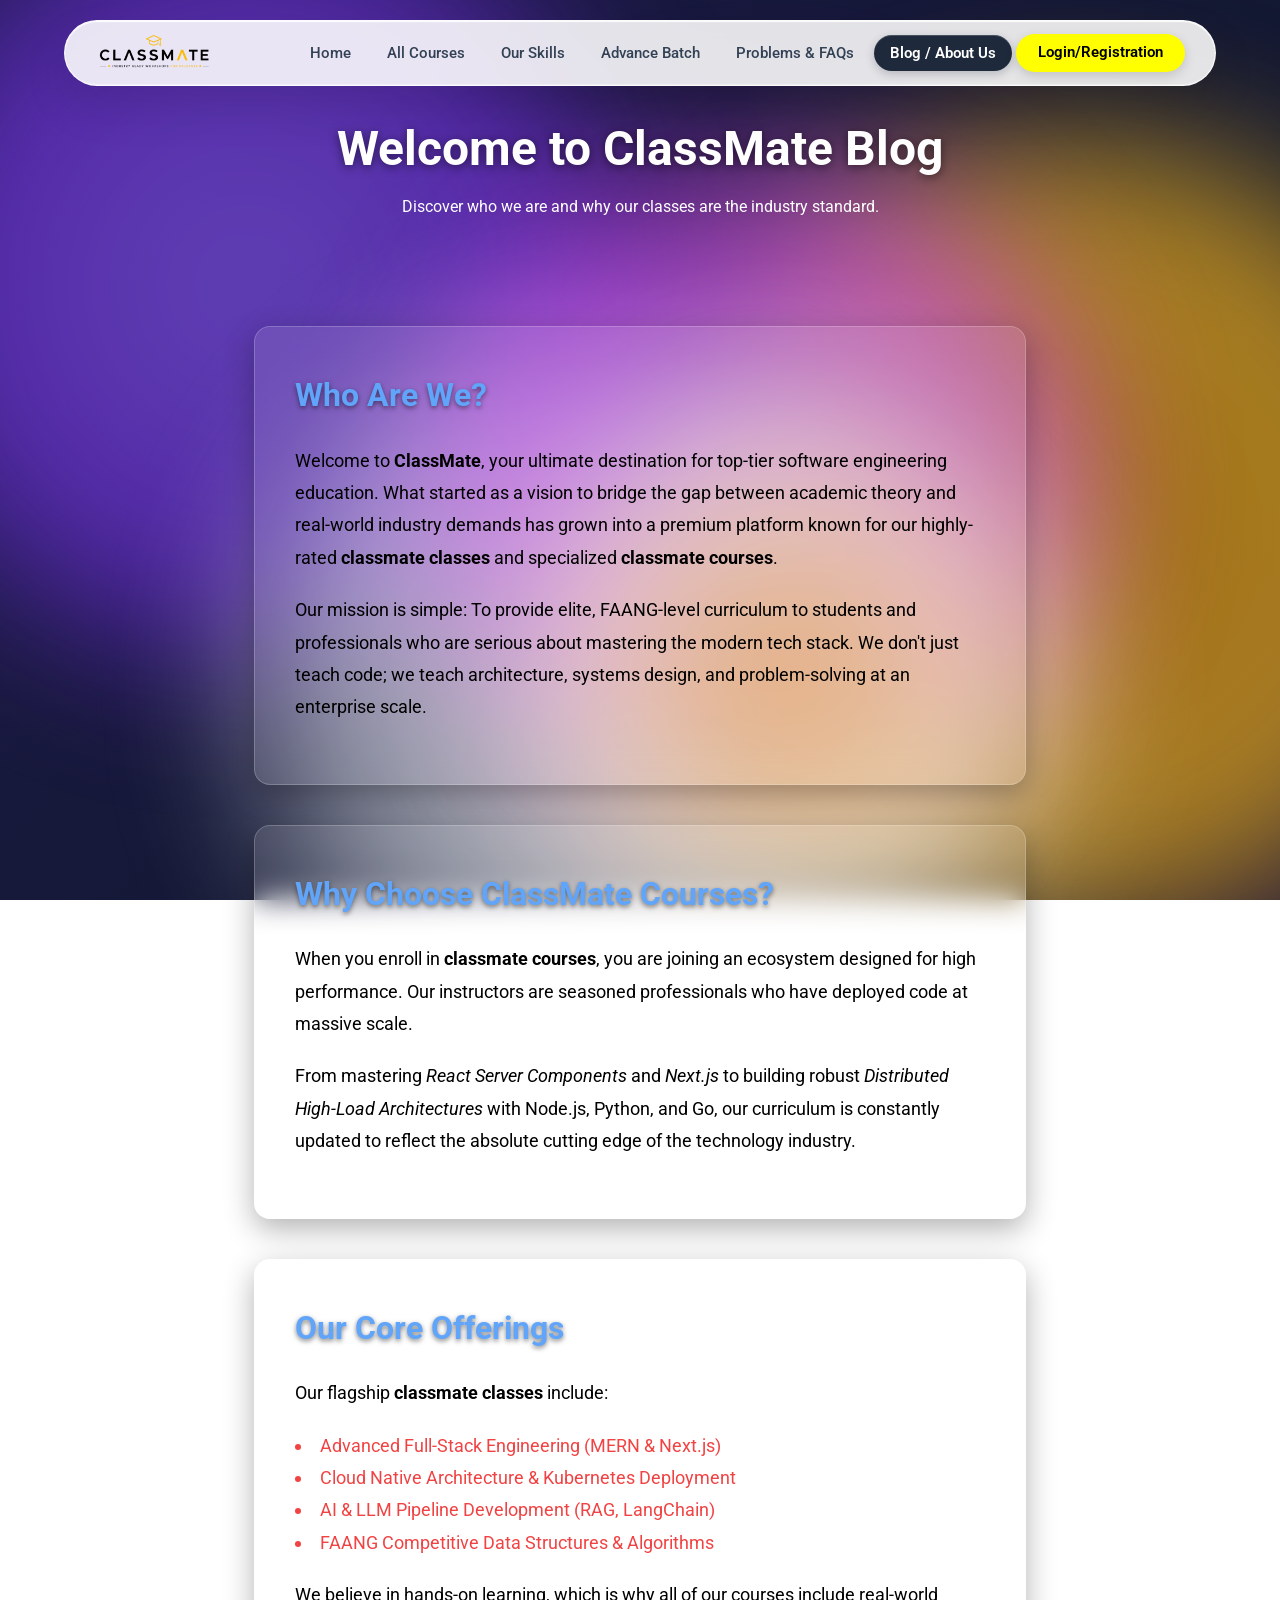
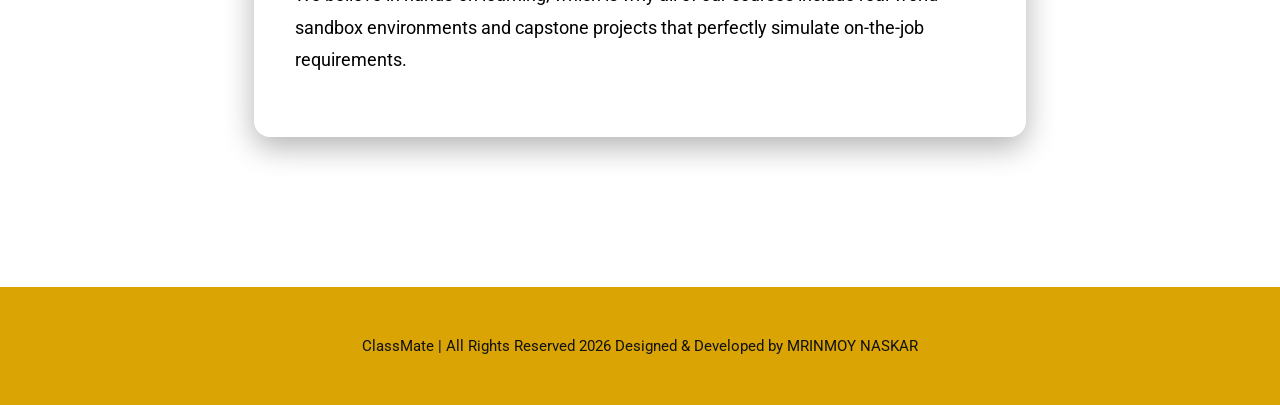
<file: blog.html>
<!DOCTYPE html>
<html lang="en">
<head>
    <meta charset="UTF-8">
    <meta name="viewport" content="width=device-width, initial-scale=1.0">
    <!-- Ultimate SEO Meta Tags -->
    <title>ClassMate Blog | About Our Classes & Courses</title>
    <meta name="description" content="Discover what ClassMate is all about. Read our latest blog posts and find out why ClassMate classes and ClassMate courses are the top choice for mastering programming, high-load architecture, and software engineering.">
    <meta name="keywords" content="classmate classes, classmate courses, programming classes, classmate learning, software engineering, best coding courses, tech blog, classmate">
    <meta name="robots" content="index, follow, max-image-preview:large, max-snippet:-1, max-video-preview:-1">
    <link rel="canonical" href="https://classmates.kesug.com/blog.html">
    
    <!-- Open Graph / Facebook -->
    <meta property="og:type" content="website">
    <meta property="og:url" content="https://classmates.kesug.com/blog.html">
    <meta property="og:title" content="ClassMate Blog - Who We Are & Our Mission">
    <meta property="og:description" content="Read about ClassMate Classes and ClassMate Courses. We offer premium education in web development, AI, and systems architecture.">
    <meta property="og:image" content="https://classmates.kesug.com/classmate.png">
    
    <!-- Twitter -->
    <meta property="twitter:card" content="summary_large_image">
    <meta property="twitter:url" content="https://classmates.kesug.com/blog.html">
    <meta property="twitter:title" content="ClassMate Blog - Who We Are & Our Mission">
    <meta property="twitter:description" content="Read about ClassMate Classes and ClassMate Courses. We offer premium education in web development, AI, and systems architecture.">
    <meta property="twitter:image" content="https://classmates.kesug.com/classmate.png">

    <!-- Schema Markup (JSON-LD) -->
    <script type="application/ld+json">
    {
      "@context": "https://schema.org",
      "@type": "AboutPage",
      "mainEntityOfPage": {
        "@type": "WebPage",
        "@id": "https://classmates.kesug.com/blog.html"
      },
      "headline": "ClassMate Blog - About Our Classes and Courses",
      "description": "Learn about the mission and vision behind ClassMate Classes and ClassMate Courses.",
      "publisher": {
        "@type": "EducationalOrganization",
        "name": "ClassMate",
        "logo": {
          "@type": "ImageObject",
          "url": "https://classmates.kesug.com/classmate.png"
        }
      }
    }
    </script>
    <link rel="preconnect" href="https://fonts.googleapis.com">
    <link rel="preconnect" href="https://fonts.gstatic.com" crossorigin>
    <link href="https://fonts.googleapis.com/css2?family=Roboto:wght@300;400;500;700&display=swap" rel="stylesheet">
    <link rel="stylesheet" href="https://cdnjs.cloudflare.com/ajax/libs/font-awesome/6.4.0/css/all.min.css">
    <link rel="stylesheet" href="style.css">
    <style>
        body {
            position: relative;
            background: transparent;
            color: #ffffff;
            min-height: 100vh;
        }
        .blog-header {
            padding: 120px 5% 50px;
            background: transparent;
            color: white;
            text-align: center;
            position: relative;
            z-index: 10;
        }
        .blog-header h1 {
            font-size: 48px;
            margin-bottom: 20px;
            text-shadow: 0 2px 10px rgba(0,0,0,0.5);
        }
        .blog-content {
            padding: 60px 5%;
            max-width: 900px;
            margin: 0 auto;
            line-height: 1.8;
            font-size: 18px;
            position: relative;
            z-index: 10;
        }
        .blog-card {
            background: rgba(255, 255, 255, 0.1);
            backdrop-filter: blur(15px);
            -webkit-backdrop-filter: blur(12px);
            border: 1px solid rgba(255, 255, 255, 0.2);
            border-radius: 16px;
            padding: 40px;
            box-shadow: 0 10px 30px rgba(0,0,0,0.3);
            margin-bottom: 40px;
            color: #f1f5f9;
        }
        .blog-card h2 {
            color: #60a5fa;
            margin-bottom: 20px;
            font-size: 32px;
            text-shadow: 0 2px 5px rgba(0,0,0,0.5);
        }
        .blog-card p {
            margin-bottom: 20px;
            color: black;
        }
    </style>
</head>
<body>
    <!-- 3D Live Color Animated Background from Skills page -->
    <div class="live-bg-container skills-live-bg">
        <div class="color-orb skills-orb-1"></div>
        <div class="color-orb skills-orb-2"></div>
        <div class="color-orb skills-orb-3"></div>
        <div class="color-orb skills-orb-4"></div>
        <div class="color-orb skills-orb-5"></div>
    </div>
    <!--Navigation Bar-->
    <nav class="navbar">
        <a href="index.html" class="logo"><img src="classmate.png" alt="ClassMate Logo"></a>
        <ul class="nav-links">
            <li><a href="index.html">Home</a></li>
            <li><a href="course.html">All Courses</a></li>
            <li><a href="skills.html">Our Skills</a></li>
            <li><a href="advance.html">Advance Batch</a></li>
            <li><a href="faq.html">Problems & FAQs</a></li>
            <li><a href="blog.html" class="active">Blog / About Us</a></li>
            <li><a href="login.html" class="login-btn">Login/Registration</a></li>
        </ul>
    </nav>

    <div class="blog-header">
        <h1>Welcome to ClassMate Blog</h1>
        <p>Discover who we are and why our classes are the industry standard.</p>
    </div>

    <div class="blog-content">
        <div class="blog-card">
            <h2>Who Are We?</h2>
            <p>Welcome to <strong>ClassMate</strong>, your ultimate destination for top-tier software engineering education. What started as a vision to bridge the gap between academic theory and real-world industry demands has grown into a premium platform known for our highly-rated <strong>classmate classes</strong> and specialized <strong>classmate courses</strong>.</p>
            <p>Our mission is simple: To provide elite, FAANG-level curriculum to students and professionals who are serious about mastering the modern tech stack. We don't just teach code; we teach architecture, systems design, and problem-solving at an enterprise scale.</p>
        </div>

        <div class="blog-card">
            <h2>Why Choose ClassMate Courses?</h2>
            <p>When you enroll in <strong>classmate courses</strong>, you are joining an ecosystem designed for high performance. Our instructors are seasoned professionals who have deployed code at massive scale.</p>
            <p>From mastering <em>React Server Components</em> and <em>Next.js</em> to building robust <em>Distributed High-Load Architectures</em> with Node.js, Python, and Go, our curriculum is constantly updated to reflect the absolute cutting edge of the technology industry.</p>
        </div>

        <div class="blog-card">
            <h2>Our Core Offerings</h2>
            <p>Our flagship <strong>classmate classes</strong> include:</p>
            <ul style="list-style-position: inside; color: #f14343; margin-bottom: 20px;">
                <li>Advanced Full-Stack Engineering (MERN & Next.js)</li>
                <li>Cloud Native Architecture & Kubernetes Deployment</li>
                <li>AI & LLM Pipeline Development (RAG, LangChain)</li>
                <li>FAANG Competitive Data Structures & Algorithms</li>
            </ul>
            <p>We believe in hands-on learning, which is why all of our courses include real-world sandbox environments and capstone projects that perfectly simulate on-the-job requirements.</p>
        </div>
    </div>

    <footer class="footer">
        <div class="footer-bottom">
            <p>ClassMate | All Rights Reserved 2026 Designed & Developed by MRINMOY NASKAR</p>
        </div>
    </footer>
    <script src="classmate.js"></script>
</body>
</html>
</file>
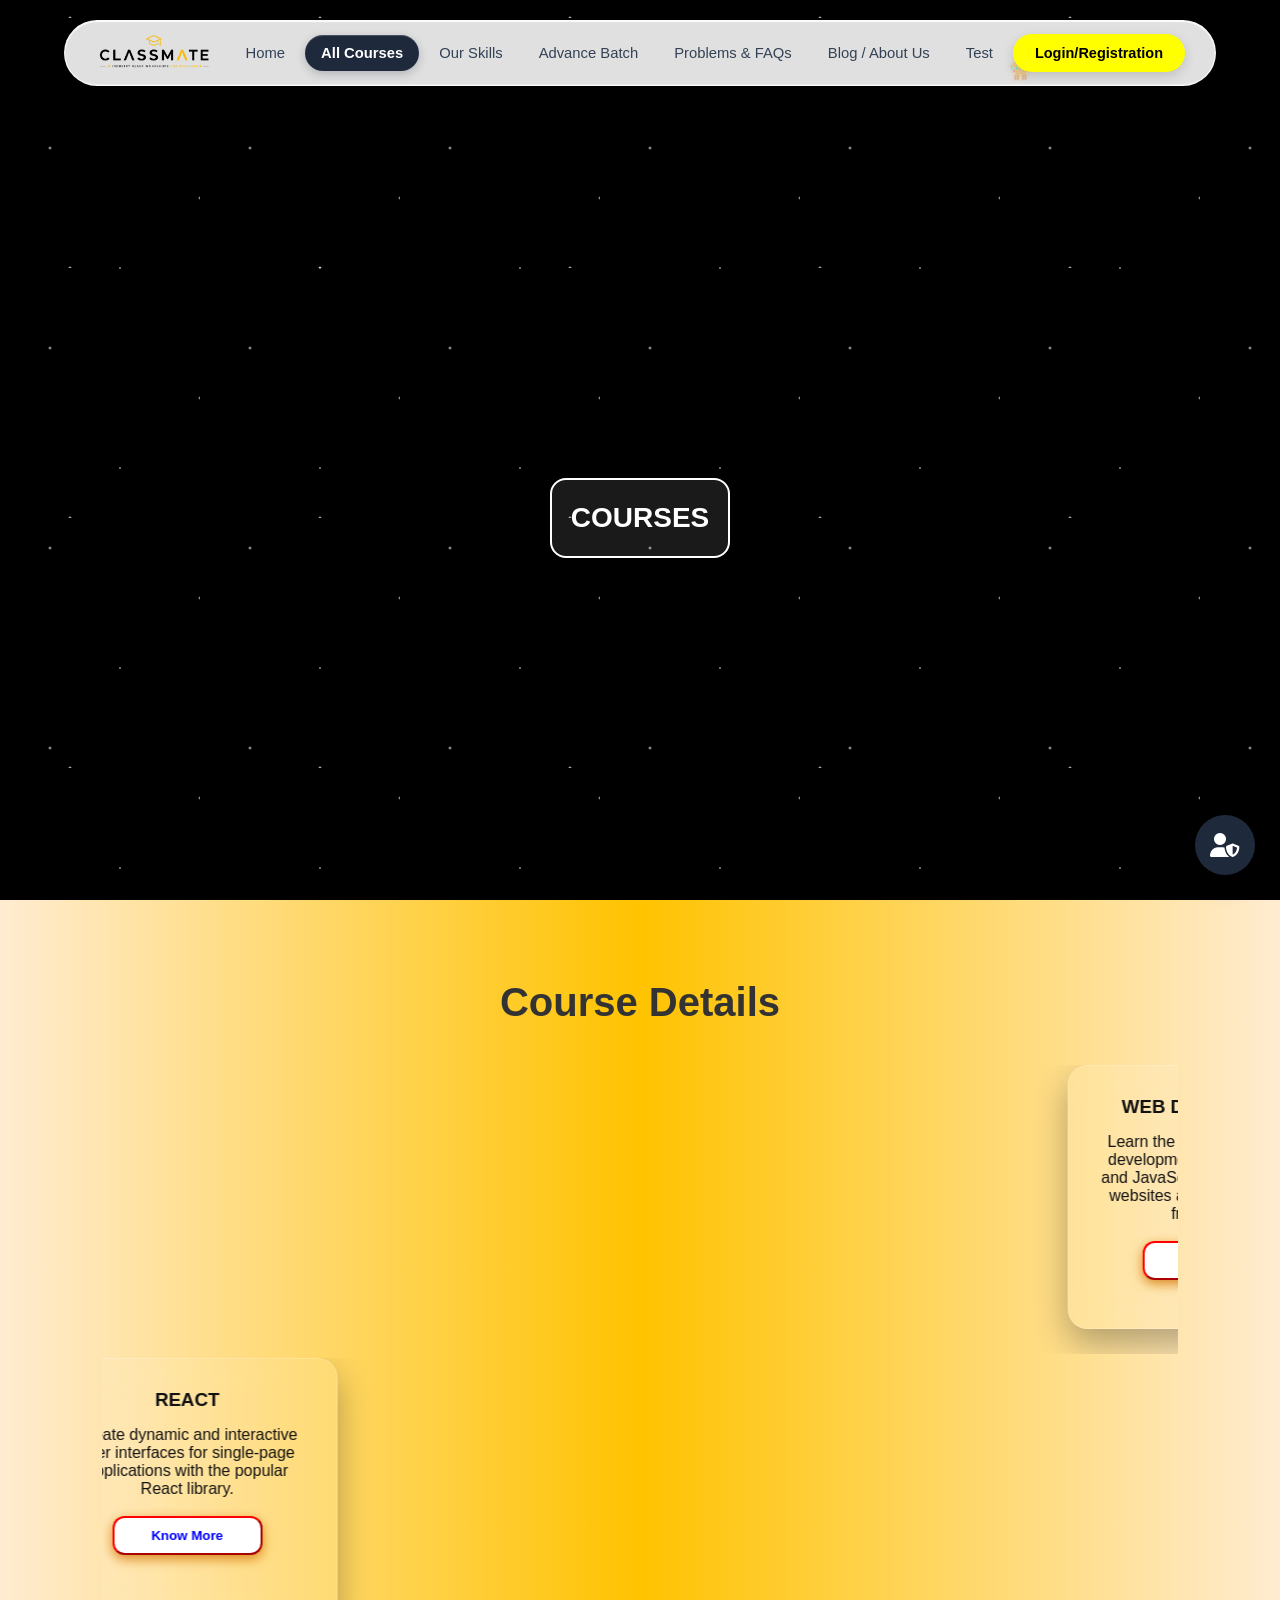
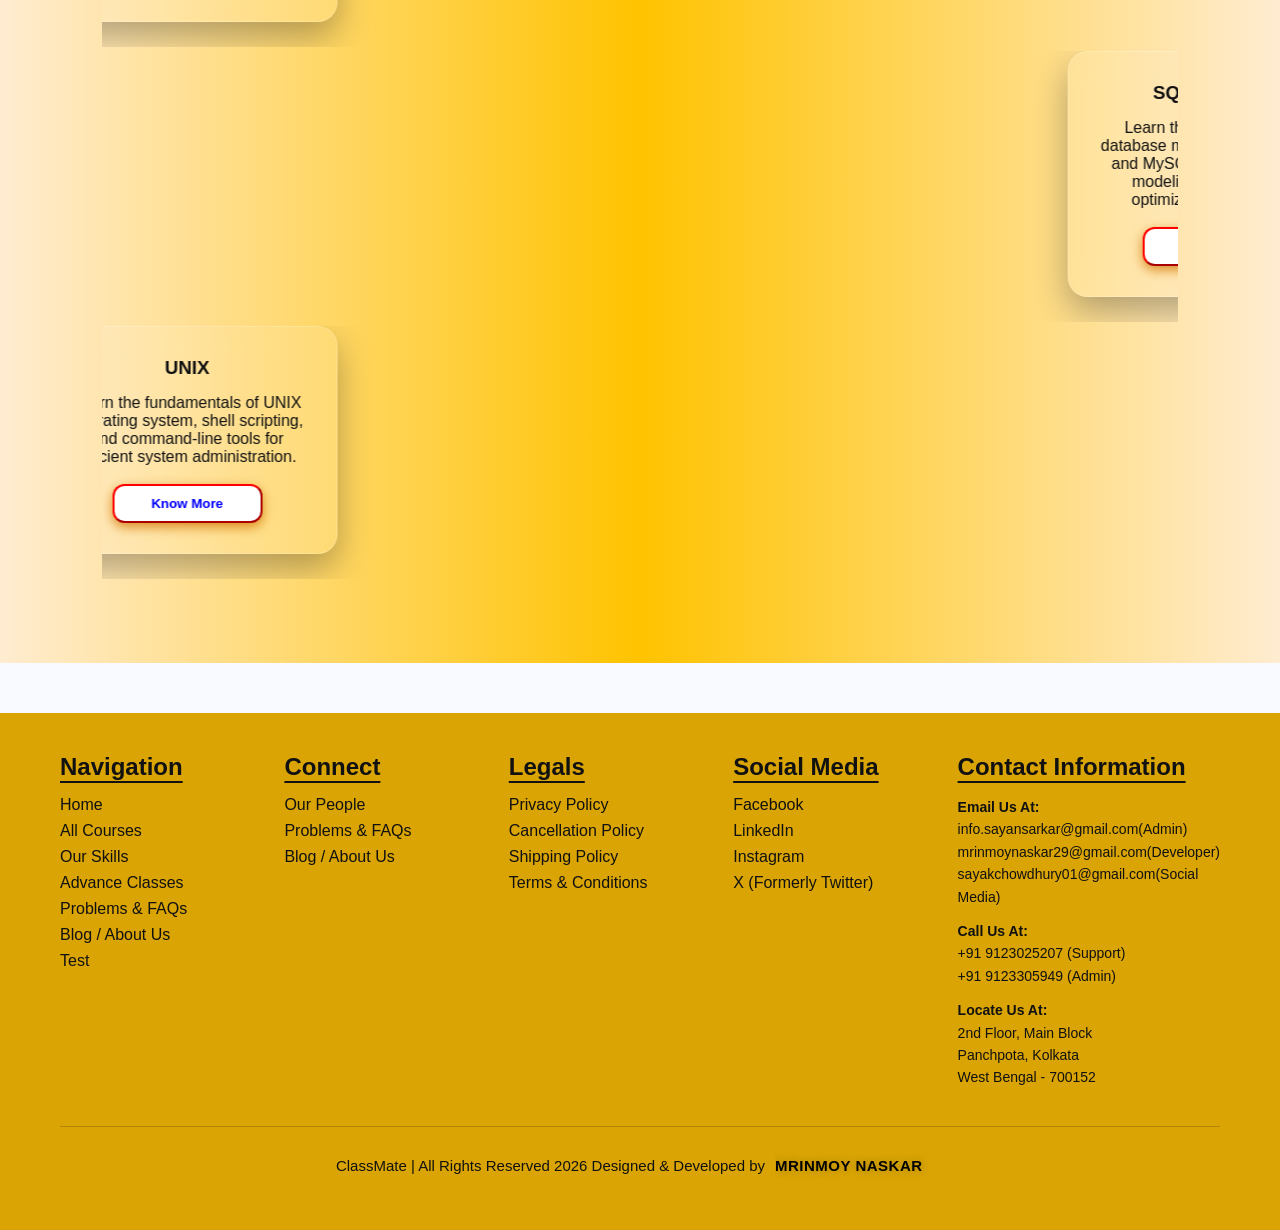
<file: course.html>
<!DOCTYPE html>
<html lang="en">
<head>
    <meta charset="UTF-8">
    <meta name="viewport" content="width=device-width, initial-scale=1.0">
    <!-- Ultimate SEO Meta Tags -->
    <meta name="description" content="ClassMate Classes & Courses - The best place to learn programming, high-load architecture, FAANG DSA, and full-stack development. Join ClassMate Courses today.">
    <meta name="keywords" content="classmate classes, classmate courses, programming classes, advanced coding courses, classmate learning, software engineering, DSA, classmate">
    <meta name="robots" content="index, follow, max-image-preview:large, max-snippet:-1, max-video-preview:-1">
    
    <!-- Open Graph / Facebook -->
    <meta property="og:type" content="website">
    <meta property="og:title" content="ClassMate - Elite Classes & Courses">
    <meta property="og:description" content="Master high-level programming with ClassMate Classes. We offer premium courses in web development, AI, and systems architecture.">
    <meta property="og:image" content="https://classmates.kesug.com/classmate.png">
    
    <!-- Twitter -->
    <meta property="twitter:card" content="summary_large_image">
    <meta property="twitter:title" content="ClassMate - Elite Classes & Courses">
    <meta property="twitter:description" content="Master high-level programming with ClassMate Classes. We offer premium courses in web development, AI, and systems architecture.">
    <meta property="twitter:image" content="https://classmates.kesug.com/classmate.png">

    <!-- Schema Markup (JSON-LD) -->
    <script type="application/ld+json">
    {
      "@context": "https://schema.org",
      "@type": "EducationalOrganization",
      "name": "ClassMate",
      "logo": "https://classmates.kesug.com/classmate.png",
      "description": "Premium classmate classes and classmate courses for modern software engineering.",
      "sameAs": []
    }
    </script>
    <title>Our Courses - ClassMate</title>

    <link rel="preconnect" href="https://fonts.googleapis.com">
    <link rel="preconnect" href="https://fonts.gstatic.com" crossorigin>
    <link href="https://fonts.googleapis.com/css2?family=Poppins:wght@300;400;500;600;700&family=Source+Serif+4:wght@300;400;500;600;700&display=swap" rel="stylesheet">
    <!-- Font Awesome for Icons -->
    <link rel="stylesheet" href="https://cdnjs.cloudflare.com/ajax/libs/font-awesome/6.4.0/css/all.min.css">
    <link rel="stylesheet" href="style.css">
</head>
<body>

    <!--Navigation Bar-->
    <nav class="navbar">
        <a href="index.html" class="logo"><img src="classmate.png" alt="ClassMate Logo"></a>
        <ul class="nav-links">
            <li><a href="index.html">Home</a></li>
            <li><a href="course.html" class="active">All Courses</a></li>
            <li><a href="skills.html">Our Skills</a></li>
            <li><a href="advance.html">Advance Batch</a></li>
            <li><a href="faq.html">Problems & FAQs</a></li>
            <li><a href="blog.html">Blog / About Us</a></li>
            <li><a href="https://classmates.kesug.com/index.php?i=1">Test</a></li>
            <li><a href="login.html" class="login-btn">Login/Registration</a></li>
        </ul>
        <!-- Live Pixel Cat -->
        <div class="cat" id="cat">
            <div class="pixel dark tail" style="left:0;top:12px;"></div>
            <div class="pixel dark tail" style="left:0;top:8px;"></div>
            <div class="pixel" style="left:8px;top:8px;"></div>
            <div class="pixel" style="left:12px;top:8px;"></div>
            <div class="pixel" style="left:16px;top:8px;"></div>
            <div class="pixel" style="left:20px;top:8px;"></div>
            <div class="pixel" style="left:4px;top:12px;"></div>
            <div class="pixel" style="left:8px;top:12px;"></div>
            <div class="pixel" style="left:12px;top:12px;"></div>
            <div class="pixel" style="left:16px;top:12px;"></div>
            <div class="pixel" style="left:20px;top:12px;"></div>
            <div class="pixel" style="left:24px;top:12px;"></div>
            <div class="pixel" style="left:8px;top:16px;"></div>
            <div class="pixel" style="left:12px;top:16px;"></div>
            <div class="pixel" style="left:16px;top:16px;"></div>
            <div class="pixel" style="left:20px;top:16px;"></div>
            <div class="pixel" style="left:20px;top:0;"></div>
            <div class="pixel" style="left:24px;top:0;"></div>
            <div class="pixel" style="left:16px;top:4px;"></div>
            <div class="pixel" style="left:20px;top:4px;"></div>
            <div class="pixel" style="left:24px;top:4px;"></div>
            <div class="pixel" style="left:28px;top:4px;"></div>
            <div class="pixel eye" style="left:20px;top:8px;"></div>
            <div class="pixel eye" style="left:28px;top:8px;"></div>
            <div class="pixel nose" style="left:24px;top:12px;"></div>
            <!-- 4 Articulated Running Legs & Waving Paw -->
            <div class="leg back-left" style="position:absolute; left:6px; top:20px; transform-origin:2px 2px;"><div class="pixel dark" style="left:0;top:0;"></div><div class="pixel dark" style="left:0;top:4px;"></div></div>
            <div class="leg back-right" style="position:absolute; left:10px; top:20px; transform-origin:2px 2px;"><div class="pixel dark" style="left:0;top:0;"></div><div class="pixel dark" style="left:0;top:4px;"></div></div>
            <div class="leg front-left" style="position:absolute; left:18px; top:20px; transform-origin:2px 2px;"><div class="pixel dark" style="left:0;top:0;"></div><div class="pixel dark" style="left:0;top:4px;"></div></div>
            <div class="leg front-right" style="position:absolute; left:22px; top:20px; transform-origin:2px 2px;"><div class="pixel dark" style="left:0;top:0;"></div><div class="pixel dark" style="left:0;top:4px;"></div></div>
            <!-- HI Speech Bubble near mouth -->
            <span class="cat-hi-bubble">HI!</span>
        </div>
    </nav>

    <!-- Course Hero Section -->
    <section class="course-hero">
        <div class="hero-content">
            <div class="interactive-course-container">
                <div class="mind-map-container">
                    <div class="mind-map-center">COURSES</div>
                    <div class="mind-map-branches">
                        <!-- SVG for Stepped Connecting Lines -->
                        <svg class="mind-map-svg-lines" viewBox="0 0 800 500" preserveAspectRatio="none">
                            <defs>
                                <marker id="arrowhead" markerWidth="10" markerHeight="7" refX="8" refY="3.5" orient="auto" markerUnits="strokeWidth">
                                    <polygon points="0 0, 10 3.5, 0 7" fill="#3b82f6" />
                                </marker>
                            </defs>
                            <!-- Left Paths -->
                            <path class="line-path" d="M 310 250 H 250 V 41.5 H 180" marker-end="url(#arrowhead)"/>
                            <path class="line-path" d="M 310 250 H 250 V 124.5 H 160" marker-end="url(#arrowhead)"/>
                            <path class="line-path" d="M 310 250 H 250 V 207.5 H 160" marker-end="url(#arrowhead)"/>
                            <path class="line-path" d="M 310 250 H 250 V 290.5 H 160" marker-end="url(#arrowhead)"/>
                            <path class="line-path" d="M 310 250 H 250 V 373.5 H 160" marker-end="url(#arrowhead)"/>
                            <path class="line-path" d="M 310 250 H 250 V 456.5 H 160" marker-end="url(#arrowhead)"/>
                            <!-- Right Paths -->
                            <path class="line-path" d="M 490 250 H 550 V 41.5 H 640" marker-end="url(#arrowhead)"/>
                            <path class="line-path" d="M 490 250 H 550 V 124.5 H 640" marker-end="url(#arrowhead)"/>
                            <path class="line-path" d="M 490 250 H 550 V 207.5 H 640" marker-end="url(#arrowhead)"/>
                            <path class="line-path" d="M 490 250 H 550 V 290.5 H 640" marker-end="url(#arrowhead)"/>
                            <path class="line-path" d="M 490 250 H 550 V 373.5 H 640" marker-end="url(#arrowhead)"/>
                            <path class="line-path" d="M 490 250 H 550 V 456.5 H 640" marker-end="url(#arrowhead)"/>
                        </svg>

                        <!-- Branch Topic Boxes -->
                        <div class="branch-group left-group">
                            <div class="branch-item" style="--i:0;"><div id="web-dev-box" class="branch-box course-btn" data-title="WEB DEVELOPMENT" data-description="Learn the fundamentals of web development with HTML, CSS, and JavaScript. Build responsive websites and web applications from scratch."><center>WEB DEVELOPMENT</center></div></div>
                            <div class="branch-item" style="--i:1;"><div class="branch-box course-btn" data-title="CYBER SECURITY" data-description="Gain knowledge in cybersecurity principles, ethical hacking, and network security. Learn to protect systems and data from cyber threats."><center></center>CYBER SECURITY</center></div></div>
                            <div class="branch-item" style="--i:2;"><div class="branch-box course-btn" data-title="DATABASE" data-description="Learn the fundamentals of database management with SQL and NoSQL databases. Understand data modeling, querying, and optimization techniques."><center>DATABASE</center></div></div>
                            <div class="branch-item" style="--i:3;"><div class="branch-box course-btn" data-title="API" data-description="Learn how to design, develop, and consume APIs. Understand RESTful principles, authentication, and best practices for building scalable APIs."><center>API</center></div></div>
                            <div class="branch-item" style="--i:4;"><div class="branch-box course-btn" data-title="NODE.JS" data-description="Master server-side JavaScript with Node.js. Build fast, scalable network applications and back-end services."><center>NODE.JS</center></div></div>
                            <div class="branch-item" style="--i:5;"><div class="branch-box course-btn" data-title="REACT" data-description="Create dynamic and interactive user interfaces for single-page applications with the popular React library."><center>REACT</center></div></div>
                        </div>
                        <div class="branch-group right-group">
                            <div class="branch-item" style="--i:0;"><div class="branch-box course-btn" data-title="C" data-description="Master the building blocks of software. Start your coding journey with our expert-led C Programming course."><center>C</center></div></div>
                            <div class="branch-item" style="--i:1;"><div class="branch-box course-btn" data-title="C++" data-description="Learn C++ programming from scratch. Understand object-oriented programming, data structures, and algorithms."><center>C++</center></div></div>
                            <div class="branch-item" style="--i:2;"><div class="branch-box course-btn" data-title="PYTHON" data-description="Master Python programming for web development, data science, and automation."><center>PYTHON</center></div></div>
                            <div class="branch-item" style="--i:3;"><div class="branch-box course-btn" data-title="UNIX" data-description="Learn the fundamentals of UNIX operating system, shell scripting, and command-line tools for efficient system administration."><center>UNIX</center></div></div>
                            <div class="branch-item" style="--i:4;"><div class="branch-box course-btn" data-title="SQL & MYSQL" data-description="Learn the fundamentals of database management with SQL and MySQL. Understand data modeling, querying, and optimization techniques."><center>SQL & MYSQL</center></div></div>
                            <div class="branch-item" style="--i:5;"><div class="branch-box course-btn" data-title="MONGODB" data-description="Master MongoDB, a leading NoSQL database, for building modern, scalable, and high-performance applications."><center>MONGODB</center></div></div>
                        </div>
                    </div>
                </div>
            </div>
        </div>
    </section>

    <!-- Course Content Section-->
     <section class="course-section">
        <h2>Course Details</h2>

        <!--1st row-->

        <marquee behavior="scroll" direction="left" scrollamount="10">
        <div class="course">

            <!--web development-->

            <div class="card">
                <center>
                    <h3>WEB DEVELOPMENT</h3>
                    <p>Learn the fundamentals of web development with HTML, CSS, and JavaScript. Build responsive websites and web applications from scratch.</p><br>
                    <button class="course-btn" data-title="WEB DEVELOPMENT" data-description="Learn the fundamentals of web development with HTML, CSS, and JavaScript. Build responsive websites and web applications from scratch." data-link="web.html">Know More</button>
                </center>
            </div>

            <!--cyber security-->

            <div class="card">
                <center>
                    <h3>CYBER SECURITY</h3>
                    <p>Gain knowledge in cybersecurity principles, ethical hacking, and network security. Learn to protect systems and data from cyber threats.</p><br>
                    <button class="course-btn" data-title="CYBER SECURITY" data-description="Gain knowledge in cybersecurity principles, ethical hacking, and network security. Learn to protect systems and data from cyber threats." data-link="cyber.html">Know More</button>
                </center>
            </div>

            <!--database-->
            <div class="card">
                <center>
                    <h3>DATABASE</h3>
                    <p>Learn the fundamentals of database management with SQL and NoSQL databases. Understand data modeling, querying, and optimization techniques.</p><br>
                    <button class="course-btn" data-title="DATABASE" data-description="Learn the fundamentals of database management with SQL and NoSQL databases. Understand data modeling, querying, and optimization techniques. " data-link="database.html">Know More</button>
                </center>
            </div>
        </div>
        </marquee>
        
        <!--2nd row-->

        <marquee behavior="scroll" direction="right" scrollamount="10">
        <div class="course">
            <!--api-->
            <div class="card1">
                <center>
                    <h3>API</h3>
                    <p>Learn how to design, develop, and consume APIs. Understand RESTful principles, authentication, and best practices for building scalable APIs.</p><br>
                    <button class="course-btn" data-title="API" data-description="Learn how to design, develop, and consume APIs. Understand RESTful principles, authentication, and best practices for building scalable APIs. " data-link="api.html">Know More</button>
                </center>
            </div>

            <!--node.js-->
            <div class="card1">
                <center>
                    <h3>NODE.JS</h3>
                    <p>Master server-side JavaScript with Node.js. Build fast, scalable network applications and back-end services.</p><br>
                    <button class="course-btn" data-title="NODE.JS" data-description="Master server-side JavaScript with Node.js. Build fast, scalable network applications and back-end services. " data-link="node.html">Know More</button>
                </center>
            </div>

            <!--react-->
            <div class="card1">
                <center>
                    <h3>REACT</h3>
                    <p>Create dynamic and interactive user interfaces for single-page applications with the popular React library.</p><br>
                    <button class="course-btn" data-title="REACT" data-description="Create dynamic and interactive user interfaces for single-page applications with the popular React library. " data-link="react.html">Know More</button>
                </center>
            </div>
        </div>
        </marquee>
        
        <!--3rd row-->

        <marquee behavior="scroll" direction="left" scrollamount="10">
        <div class="course">
            <!--sql & mysql-->
            <div class="card2">
                <center>
                    <h3>SQL & MYSQL</h3>
                    <p>Learn the fundamentals of database management with SQL and MySQL. Understand data modeling, querying, and optimization techniques.</p><br>
                    <button class="course-btn" data-title="SQL & MYSQL" data-description="Learn the fundamentals of database management with SQL and MySQL. Understand data modeling, querying, and optimization techniques. " data-link="sql-mysql.html">Know More</button>
                </center>
            </div>

            <!--c-->
            <div class="card2">
                <center>
                    <h3>C</h3>
                    <p>Master the building blocks of software. Start your coding journey with our expert-led C Programming course.</p><br>
                    <button class="course-btn" data-title="C" data-description="Master the building blocks of software. Start your coding journey with our expert-led C Programming course. " data-link="c.html">Know More</button>
                </center>
            </div>

            <!--mongodb-->
            <div class="card2">
                <center>
                    <h3>MONGODB</h3>
                    <p>Master MongoDB, a leading NoSQL database, for building modern, scalable, and high-performance applications.</p><br>
                    <button class="course-btn" data-title="MONGODB" data-description="Master MongoDB, a leading NoSQL database, for building modern, scalable, and high-performance applications." data-link="mongodb.html">Know More</button>
                </center>
            </div>
        </div>
        </marquee>
        
        <!--4th row-->
        <marquee behavior="scroll" direction="right" scrollamount="10">
            <div class="course">

                <!--C++-->
                <div class="card3">
                    <center>
                        <h3>C++</h3>
                        <p>Learn C++ programming from scratch. Understand object-oriented programming, data structures, and algorithms.</p><br>
                        <button class="course-btn" data-title="C++" data-description="Learn C++ programming from scratch. Understand object-oriented programming, data structures, and algorithms.  data-link="c++.html">Know More</button>
                    </center>
                </div>

                <!--python-->
                <div class="card3">
                    <center>
                        <h3>PYTHON</h3>
                        <p>Master Python programming for web development, data science, and automation.</p><br>
                        <button class="course-btn" data-title="PYTHON" data-description="Master Python programming for web development, data science, and automation.  " data-link="python.html">Know More</button>
                    </center>
                </div>

                <!--unix-->
                <div class="card3">
                    <center>
                        <h3>UNIX</h3>
                        <p>Learn the fundamentals of UNIX operating system, shell scripting, and command-line tools for efficient system administration.</p><br>
                        <button class="course-btn" data-title="UNIX" data-description="Learn the fundamentals of UNIX operating system, shell scripting, and command-line tools for efficient system administration." data-link="unix.html">Know More</button>
                    </center>
                </div>
            </div>

        </marquee>
     </section>

    <!-- Footer -->
    <footer>
        <div class="footer-content">
            <div class="footer-column">
                <h3>Navigation</h3>
                <ul>
                    <li><a href="index.html">Home</a></li>
                    <li><a href="course.html">All Courses</a></li>
                    <li><a href="skills.html">Our Skills</a></li>
                    <li><a href="advance.html">Advance Classes</a></li>
                    <li><a href="faq.html">Problems & FAQs</a></li>
            <li><a href="blog.html">Blog / About Us</a></li>
                    <li><a href="https://classmates.kesug.com/index.php?i=1">Test</a></li>
                </ul>
            </div>
            <div class="footer-column">
                <h3>Connect</h3>
                <ul>
                    <li><a href="#" id="ourPeopleLink">Our People</a></li>
                    <li><a href="faq.html">Problems & FAQs</a></li>
            <li><a href="blog.html">Blog / About Us</a></li>
                </ul>
            </div>
            <div class="footer-column">
                <h3>Legals</h3>
                <ul>
                    <li><a href="privacy.html">Privacy Policy</a></li>
                    <li><a href="#">Cancellation Policy</a></li>
                    <li><a href="#">Shipping Policy</a></li>
                    <li><a href="terms.html">Terms & Conditions</a></li>
                </ul>
            </div>
            <div class="footer-column">
                <h3>Social Media</h3>
                <ul>
                    <li><a href="#">Facebook</a></li>
                    <li><a href="#">LinkedIn</a></li>
                    <li><a href="#">Instagram</a></li>
                    <li><a href="#">X (Formerly Twitter)</a></li>
                </ul>
            </div>
            <div class="footer-column contact-info">
                <h3>Contact Information</h3>
                <p><strong>Email Us At:</strong><br>info.sayansarkar@gmail.com(Admin)<br>mrinmoynaskar29@gmail.com(Developer)<br>sayakchowdhury01@gmail.com(Social Media)</p>
                <p><strong>Call Us At:</strong><br>+91 9123025207 (Support)<br>+91 9123305949 (Admin)</p>
                <p><strong>Locate Us At:</strong><br>2nd Floor, Main Block<br>Panchpota, Kolkata<br>West Bengal - 700152</p>
            </div>
        </div>
        <hr class="footer-divider">
        <div class="footer-bottom">
            <p>ClassMate | All Rights Reserved 2026 Designed & Developed by <span class="casino-roller" title="Click to spin reel!"><span class="casino-window"><span class="casino-reel"><span class="casino-item">MRINMOY NASKAR</span></span></span></span></p>
        </div>
    </footer>

    <!-- Login Modal -->
    <div id="loginModal" class="modal">
        <div class="modal-content">
            <span class="close-btn" id="closeModal">&times;</span>
            <div class="popup-header">
                <img src="classmate.png" alt="ClassMate Logo" class="popup-logo">
                <h2 class="popup-greeting"><span class="text-black">Hello</span> <span class="text-yellow">Students</span></h2>
            </div>
            <form id="loginForm">
                <div class="form-group">
                    <label for="username">Username:</label>
                    <input type="text" id="username" name="username" placeholder="Username" required>
                </div>
                <div class="form-group">
                    <label for="phone">Phone Number:</label>
                    <input type="tel" id="phone" name="phone" placeholder="Phone Number" required>
                </div>
                <div class="form-group">
                    <label for="password">Password:</label>
                    <input type="password" id="password" name="password" placeholder="Password" required>
                </div>
                <button type="submit">Login</button>
                <p class="register-link">If you doesn't have any account! <a href="register.html">Register Now</a></p>
            </form>
        </div>
    </div>

    <!-- Register Modal -->
    <div id="registerModal" class="modal">
        <div class="modal-content">
            <span class="close-btn" id="closeRegisterModal">&times;</span>
            <div class="popup-header">
                <img src="classmate.png" alt="ClassMate Logo" class="popup-logo">
                <h2 class="popup-greeting"><span class="text-black">Register</span> <span class="text-yellow">Now</span></h2>
            </div>
            <form id="registerForm">
                <div class="form-group">
                    <label for="reg-username">Username:</label>
                    <input type="text" id="reg-username" name="username" placeholder="Username" required>
                </div>
                <div class="form-group">
                    <label for="reg-phone">Phone Number:</label>
                    <input type="tel" id="reg-phone" name="phone" placeholder="Phone Number" required>
                </div>
                <div class="form-group">
                    <label for="reg-email">Email:</label>
                    <input type="email" id="reg-email" name="email" placeholder="Email" required>
                </div>
                <div class="form-group">
                    <label for="reg-password">Password:</label>
                    <input type="password" id="reg-password" name="password" placeholder="Password" required>
                </div>
                <div class="form-group">
                    <label for="reg-confirm-password">Confirm Password:</label>
                    <input type="password" id="reg-confirm-password" name="confirm-password" placeholder="Confirm Password" required>
                </div>
                <button type="submit">Register</button>
                <p class="register-link">Already have an account? <a href="login.html">Login Here</a></p>
            </form>
        </div>
    </div>

    <!-- Our People Modal -->
    <div id="ourPeopleModal" class="modal">
        <div class="modal-content our-people-content">
            <span class="close-btn" id="closeOurPeopleModal">&times;</span>
            <div class="profiles-container">
                <!-- Admin Profile -->
                <div class="developer-profile">
                    <div class="heading">Developer & Admin</div>
                    <img src="sayan.jpg.jpeg" alt="Sayan Sarkar">
                    <h2><b>Sayan Sarkar</b></h2>
                    <p>Hi! I Am the Developer and Admin of this project</p>
                    <div class="social-icons">
                        <a href="https://wa.me/qr/B7LJI5A6DCEHF1" target="_blank" class="whatsapp" title="WhatsApp">
                            <i class="fab fa-whatsapp"></i>
                        </a>
                        <a href="mailto:info.sayansarkar@gmail.com" class="gmail" title="Email">
                            <i class="fas fa-envelope"></i>
                        </a>
                        <a href="tel:9123025207" class="call" title="Call">
                            <i class="fas fa-phone-alt"></i>
                        </a>
                    </div>
                </div>

                <!-- Lead Developer Profile -->
                <div class="developer-profile">
                    <div class="heading">Lead Developer</div>
                    <img src="mrinmoy.jpg.jpeg" alt="Mrinmoy Naskar">
                    <h2><b>Mrinmoy Naskar</b></h2>
                    <p>Hi! I Am the lead developer of this website and i use HTML, CSS & Javascript to designed the website and for the database i use php and mysql</p>
                    <div class="social-icons">
                        <a href="https://wa.me/qr/QNNS5OICJKQ7P1" target="_blank" class="whatsapp" title="WhatsApp">
                            <i class="fab fa-whatsapp"></i>
                        </a>
                        <a href="mailto:mrinmoynaskar29@gmail.com" class="gmail" title="Email">
                            <i class="fas fa-envelope"></i>
                        </a>
                        <a href="tel:9123025207" class="call" title="Call">
                            <i class="fas fa-phone-alt"></i>
                        </a>
                    </div>
                </div>

                <!-- Social Media Profile -->
                <div class="developer-profile">
                    <div class="heading">Social Media</div>
                    <img src="sayak.pg.jpeg" alt="Sayak Chowdhury">
                    <h2><b>Sayak Chowdhury</b></h2>
                    <p>Hi! I handle the social media like classmate facebook page and intagram page</p>
                    <div class="social-icons">
                        <a href="https://wa.me/qr/B7LJI5A6DCEHF1" target="_blank" class="whatsapp" title="WhatsApp">
                            <i class="fab fa-whatsapp"></i>
                        </a>
                        <a href="mailto:sayakchowdhury01@gmail.com" class="gmail" title="Email">
                            <i class="fas fa-envelope"></i>
                        </a>
                        <a href="tel:9123025207" class="call" title="Call">
                            <i class="fas fa-phone-alt"></i>
                        </a>
                    </div>
                </div>
            </div>
        </div>
    </div>

    <!-- Course Detail Modal -->
    <div id="courseDetailModal" class="modal">
        <div class="modal-content">
            <span class="close-btn" id="closeCourseDetailModal">&times;</span>
            <div class="course-detail-content">
                <div class="popup-header">
                    <img src="classmate.png" alt="ClassMate Logo" class="popup-logo">
                    <h2 id="modalCourseTitle" class="popup-greeting"></h2>
                </div>
                <p id="modalCourseDescription"></p>
                <button id="modalCourseLink" class="btn course-btn" style="margin-top: 20px; display: inline-block; text-align: center; width: 100%; border: none;">Book Course</button>
            </div>
        </div>
    </div>

    <!-- Book Course Modal -->
    <div id="bookCourseModal" class="modal">
        <div class="modal-content">
            <span class="close-btn" id="closeBookCourseModal">&times;</span>
            <div class="popup-header">
                <img src="classmate.png" alt="ClassMate Logo" class="popup-logo">
                <h2 class="popup-greeting"><span class="text-black">Book Your</span> <span class="text-yellow">Course</span></h2>
            </div>
            <form id="bookCourseForm">
                <input type="hidden" id="bookingCourseName" name="courseName">
                <div class="form-group">
                    <label for="booking-name">Full Name:</label>
                    <input type="text" id="booking-name" name="fullName" placeholder="Your Full Name" required>
                </div>
                <div class="form-group">
                    <label for="booking-phone">Phone Number:</label>
                    <input type="tel" id="booking-phone" name="phone" placeholder="Your Phone Number" required>
                </div>
                <div class="form-group">
                    <label for="booking-email">Email Id:</label>
                    <input type="email" id="booking-email" name="email" placeholder="Your Email Id" required>
                </div>
                <div class="form-group">
                    <label for="booking-course-select">Select Course:</label>
                    <select id="booking-course-select" name="selectedCourse" required>
                        <option value="" disabled selected>-- Choose a course --</option>
                        <option value="WEB DEVELOPMENT">WEB DEVELOPMENT</option>
                        <option value="CYBER SECURITY">CYBER SECURITY</option>
                        <option value="DATABASE">DATABASE</option>
                        <option value="API">API</option>
                        <option value="NODE.JS">NODE.JS</option>
                        <option value="REACT">REACT</option>
                        <option value="MONGODB">MONGODB</option>
                        <option value="SQL & MYSQL">SQL & MYSQL</option>
                        <option value="C">C</option>
                        <option value="C++">C++</option>
                        <option value="PYTHON">PYTHON</option>
                        <option value="UNIX">UNIX</option>
                    </select>
                </div>
                <div class="form-group">
                    <label for="booking-image">Upload Transaction Image:</label>
                    <input type="file" id="booking-image" name="courseImage" accept="image/*" required>
                </div>
                <div class="form-group">
                    <label for="transaction-id">Transaction Id:</label>
                    <input type="text" id="transaction-id" name="transactionId" placeholder="Enter Transaction Id" required>
                </div>
                <button type="submit">Confirm Booking</button>
            </form>
        </div>
    </div>

    <!-- Admin Login Modal -->
    <div id="adminLoginModal" class="modal">
        <div class="modal-content">
            <span class="close-btn" id="closeAdminLoginModal">&times;</span>
            <div class="popup-header">
                <img src="classmate.png" alt="ClassMate Logo" class="popup-logo">
                <h2 class="popup-greeting"><span class="text-black">Admin</span> <span class="text-yellow">Login</span></h2>
            </div>
            <form id="adminLoginForm">
                <div class="form-group">
                    <label for="admin-username">Username:</label>
                    <input type="text" id="admin-username" name="admin-username" placeholder="Admin Username" required>
                </div>
                <div class="form-group">
                    <label for="admin-password">Password:</label>
                    <input type="password" id="admin-password" name="admin-password" placeholder="Admin Password" required>
                </div>
                <button type="submit">Login</button>
            </form>
        </div>
    </div>

    <!-- Admin Floating Action Button -->
    <a href="#" id="adminBtn" class="admin-fab-btn" title="Admin Panel"><i class="fas fa-user-shield"></i></a>

    <script src="classmate.js" defer></script>
</body>
</html>
</file>
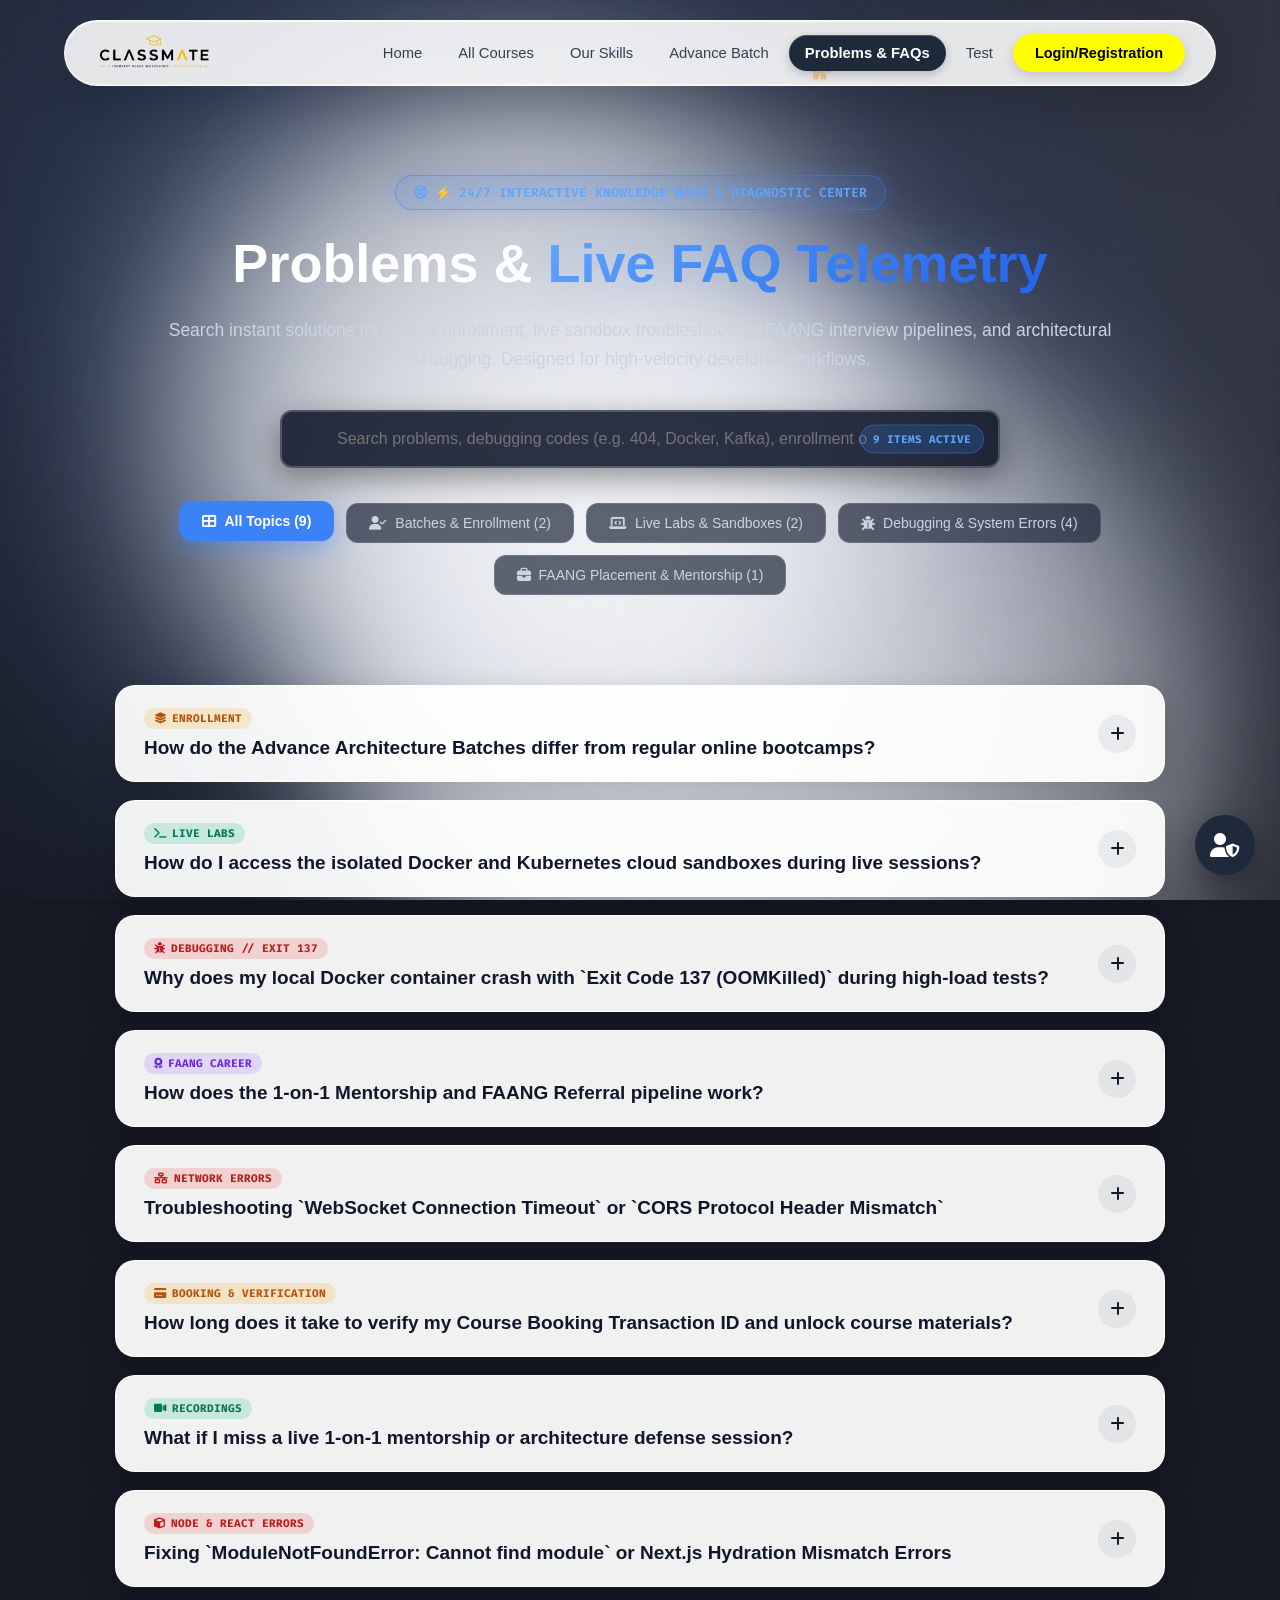
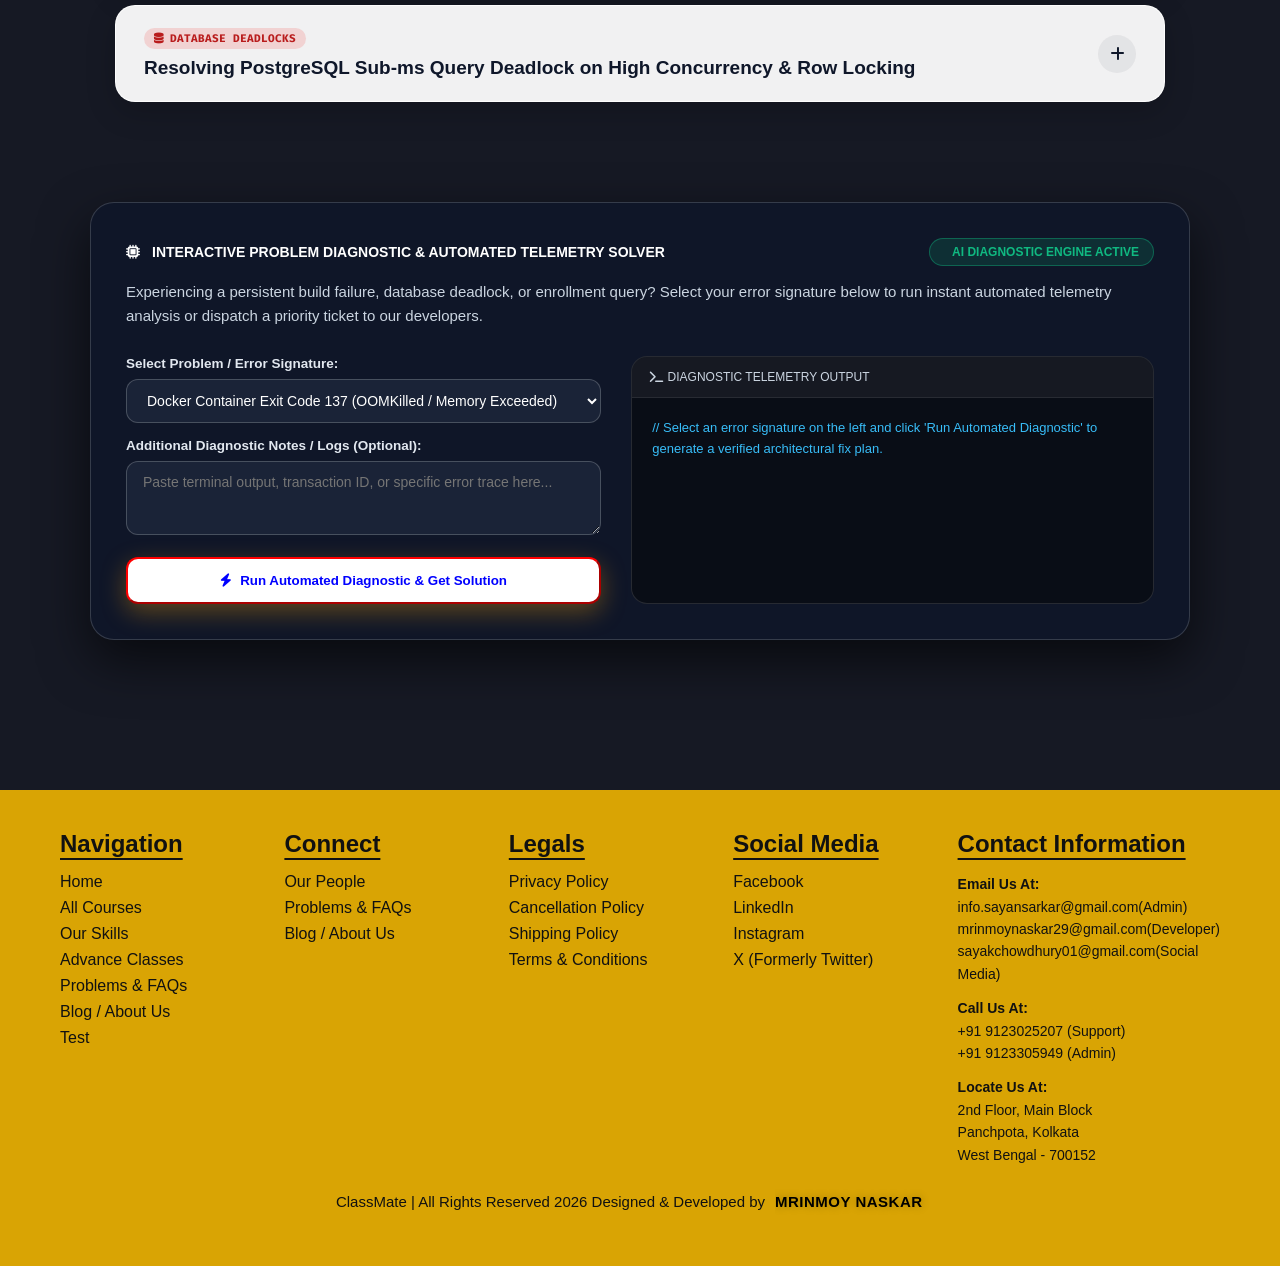
<file: faq.html>
<!DOCTYPE html>
<html lang="en">
<head>
    <meta charset="UTF-8">
    <meta name="viewport" content="width=device-width, initial-scale=1.0">
    <!-- Ultimate SEO Meta Tags -->
    <meta name="description" content="ClassMate Classes & Courses - The best place to learn programming, high-load architecture, FAANG DSA, and full-stack development. Join ClassMate Courses today.">
    <meta name="keywords" content="classmate classes, classmate courses, programming classes, advanced coding courses, classmate learning, software engineering, DSA, classmate">
    <meta name="robots" content="index, follow, max-image-preview:large, max-snippet:-1, max-video-preview:-1">
    
    <!-- Open Graph / Facebook -->
    <meta property="og:type" content="website">
    <meta property="og:title" content="ClassMate - Elite Classes & Courses">
    <meta property="og:description" content="Master high-level programming with ClassMate Classes. We offer premium courses in web development, AI, and systems architecture.">
    <meta property="og:image" content="https://classmates.kesug.com/classmate.png">
    
    <!-- Twitter -->
    <meta property="twitter:card" content="summary_large_image">
    <meta property="twitter:title" content="ClassMate - Elite Classes & Courses">
    <meta property="twitter:description" content="Master high-level programming with ClassMate Classes. We offer premium courses in web development, AI, and systems architecture.">
    <meta property="twitter:image" content="https://classmates.kesug.com/classmate.png">

    <!-- Schema Markup (JSON-LD) -->
    <script type="application/ld+json">
    {
      "@context": "https://schema.org",
      "@type": "EducationalOrganization",
      "name": "ClassMate",
      "logo": "https://classmates.kesug.com/classmate.png",
      "description": "Premium classmate classes and classmate courses for modern software engineering.",
      "sameAs": []
    }
    </script>
    <title>ClassMate Pro // Technical Troubleshooting & Advance Course FAQ Center</title>
    <meta name="description" content="Explore ClassMate's interactive FAQ, live code debugging knowledge base, course enrollment procedures, and technical troubleshooting telemetry for developers.">
    <meta name="keywords" content="ClassMate FAQ, Coding Bootcamp Troubleshooting, Advance Batch Enrollment, FAANG Interview Prep FAQ, Developer Error Diagnostics">
    <meta name="author" content="ClassMate Engineering Team">
    <link rel="canonical" href="https://classmates.kesug.com/faq.html">
    
    <!-- OpenGraph SEO Tags -->
    <meta property="og:title" content="ClassMate Pro // Technical Troubleshooting & FAQ Center">
    <meta property="og:description" content="Interactive developer knowledge base with live search, diagnostic error solvers, and enrollment FAQs.">
    <meta property="og:type" content="website">
    <meta property="og:image" content="classmate.png">

    <!-- Schema.org FAQPage Structured Data for Google Rich Snippets -->
    <script type="application/ld+json">
    {
      "@context": "https://schema.org",
      "@type": "FAQPage",
      "mainEntity": [
        {
          "@type": "Question",
          "name": "How do the Advance Architecture Batches differ from regular online bootcamps?",
          "acceptedAnswer": {
            "@type": "Answer",
            "text": "ClassMate Advance Batches focus on production-grade system design, high-concurrency engineering, microservices orchestration, and zero-day defense. We strip away syntax tutorials and dive directly into codebases handling 250,000+ requests per second."
          }
        },
        {
          "@type": "Question",
          "name": "What happens if I miss a live 1-on-1 mentorship or architecture defense session?",
          "acceptedAnswer": {
            "@type": "Answer",
            "text": "All live lab sessions and architecture defense presentations are recorded and uploaded in 4K resolution to your ClassMate Telemetry Dashboard within 2 hours. You also get 24/7 access to our private Discord engineering channels."
          }
        },
        {
          "@type": "Question",
          "name": "How do I troubleshoot 'Connection Timeout' or 'Docker OOMKilled' inside live labs?",
          "acceptedAnswer": {
            "@type": "Answer",
            "text": "Check our Interactive Problem Diagnostic Console below. Ensure your local Docker daemon allocates at least 4GB of RAM for multi-container Kubernetes deployments and verify your JWT session token has not expired."
          }
        }
      ]
    }
    </script>

    <!-- Google Fonts & FontAwesome -->
    <link rel="preconnect" href="https://fonts.googleapis.com">
    <link rel="preconnect" href="https://fonts.gstatic.com" crossorigin>
    <link href="https://fonts.googleapis.com/css2?family=Poppins:wght@300;400;500;600;700&family=Inter:wght@300;400;500;600;700&family=Outfit:wght@400;600;700;800&family=Fira+Code:wght@400;500&display=swap" rel="stylesheet">
    <link rel="stylesheet" href="https://cdnjs.cloudflare.com/ajax/libs/font-awesome/6.4.0/css/all.min.css">
    
    <!-- External CSS -->
    <link rel="stylesheet" href="style.css">
</head>
<body class="page-body faq-page-body">

    <!-- Seamless Moonlight Diagonal Gradient & Movable White Orbs Background -->
    <div class="faq-moonlight-bg">
        <div class="color-orb faq-white-orb-1"></div>
        <div class="color-orb faq-white-orb-2"></div>
        <div class="color-orb faq-white-orb-3"></div>
        <div class="color-orb faq-white-orb-4"></div>
    </div>

    <!-- Navigation Bar -->
    <nav class="navbar">
        <a href="index.html" class="logo"><img src="classmate.png" alt="ClassMate Logo"></a>
        <ul class="nav-links">
            <li><a href="index.html">Home</a></li>
            <li><a href="course.html">All Courses</a></li>
            <li><a href="skills.html">Our Skills</a></li>
            <li><a href="advance.html">Advance Batch</a></li>
            <li><a href="faq.html" class="active">Problems & FAQs</a></li>
            <li><a href="https://classmates.kesug.com/index.php?i=1">Test</a></li>
            <li><a href="login.html" class="login-btn">Login/Registration</a></li>
        </ul>
        <!-- Live Pixel Cat -->
        <div class="cat" id="cat">
            <div class="pixel dark tail" style="left:0;top:12px;"></div>
            <div class="pixel dark tail" style="left:0;top:8px;"></div>
            <div class="pixel" style="left:8px;top:8px;"></div>
            <div class="pixel" style="left:12px;top:8px;"></div>
            <div class="pixel" style="left:16px;top:8px;"></div>
            <div class="pixel" style="left:20px;top:8px;"></div>
            <div class="pixel" style="left:4px;top:12px;"></div>
            <div class="pixel" style="left:8px;top:12px;"></div>
            <div class="pixel" style="left:12px;top:12px;"></div>
            <div class="pixel" style="left:16px;top:12px;"></div>
            <div class="pixel" style="left:20px;top:12px;"></div>
            <div class="pixel" style="left:24px;top:12px;"></div>
            <div class="pixel" style="left:8px;top:16px;"></div>
            <div class="pixel" style="left:12px;top:16px;"></div>
            <div class="pixel" style="left:16px;top:16px;"></div>
            <div class="pixel" style="left:20px;top:16px;"></div>
            <div class="pixel" style="left:20px;top:0;"></div>
            <div class="pixel" style="left:24px;top:0;"></div>
            <div class="pixel" style="left:16px;top:4px;"></div>
            <div class="pixel" style="left:20px;top:4px;"></div>
            <div class="pixel" style="left:24px;top:4px;"></div>
            <div class="pixel" style="left:28px;top:4px;"></div>
            <div class="pixel eye" style="left:20px;top:8px;"></div>
            <div class="pixel eye" style="left:28px;top:8px;"></div>
            <div class="pixel nose" style="left:24px;top:12px;"></div>
            <!-- 4 Articulated Running Legs & Waving Paw -->
            <div class="leg back-left" style="position:absolute; left:6px; top:20px; transform-origin:2px 2px;"><div class="pixel dark" style="left:0;top:0;"></div><div class="pixel dark" style="left:0;top:4px;"></div></div>
            <div class="leg back-right" style="position:absolute; left:10px; top:20px; transform-origin:2px 2px;"><div class="pixel dark" style="left:0;top:0;"></div><div class="pixel dark" style="left:0;top:4px;"></div></div>
            <div class="leg front-left" style="position:absolute; left:18px; top:20px; transform-origin:2px 2px;"><div class="pixel dark" style="left:0;top:0;"></div><div class="pixel dark" style="left:0;top:4px;"></div></div>
            <div class="leg front-right" style="position:absolute; left:22px; top:20px; transform-origin:2px 2px;"><div class="pixel dark" style="left:0;top:0;"></div><div class="pixel dark" style="left:0;top:4px;"></div></div>
            <!-- HI Speech Bubble near mouth -->
            <span class="cat-hi-bubble">HI!</span>
        </div>
    </nav>

    <!-- Main Content Area -->
    <main class="faq-main-wrapper">
        
        <!-- Interactive FAQ Header & Live Telemetry Search -->
        <section class="faq-live-header">
            <div class="faq-header-content">
                <span class="faq-badge"><i class="fas fa-life-ring"></i> ⚡ 24/7 INTERACTIVE KNOWLEDGE BASE & DIAGNOSTIC CENTER</span>
                <h1>Problems & <span class="faq-neon-text">Live FAQ Telemetry</span></h1>
                <p class="faq-subtitle">
                    Search instant solutions for course enrollment, live sandbox troubleshooting, FAANG interview pipelines, and architectural debugging. Designed for high-velocity developer workflows.
                </p>

                <!-- Live Search Box with Real-time Filtering -->
                <div class="faq-search-box">
                    <i class="fas fa-search search-icon"></i>
                    <input type="text" id="faqSearchInput" placeholder="Search problems, debugging codes (e.g. 404, Docker, Kafka), enrollment or syllabus topics..." autocomplete="off">
                    <button id="clearSearchBtn" class="clear-search-btn" title="Clear Search"><i class="fas fa-times"></i></button>
                    <span class="search-status-tag" id="searchStatusTag">9 ITEMS ACTIVE</span>
                </div>

                <!-- Interactive Category Filter Pills -->
                <div class="faq-category-tabs">
                    <button class="faq-tab-btn active" data-category="all"><i class="fas fa-th-large"></i> All Topics (9)</button>
                    <button class="faq-tab-btn" data-category="enrollment"><i class="fas fa-user-check"></i> Batches & Enrollment (2)</button>
                    <button class="faq-tab-btn" data-category="labs"><i class="fas fa-laptop-code"></i> Live Labs & Sandboxes (2)</button>
                    <button class="faq-tab-btn" data-category="debugging"><i class="fas fa-bug"></i> Debugging & System Errors (4)</button>
                    <button class="faq-tab-btn" data-category="career"><i class="fas fa-briefcase"></i> FAANG Placement & Mentorship (1)</button>
                </div>
            </div>
        </section>

        <!-- Pro-Animated Interactive Accordion Grid -->
        <section class="faq-accordion-section">
            <div class="faq-accordion-grid" id="faqAccordionGrid">
                
                <!-- FAQ 1: Enrollment -->
                <div class="faq-item-card" data-category="enrollment" data-keywords="advance architecture batches bootcamp difference intensive systems mern">
                    <div class="faq-question-header">
                        <div class="q-title">
                            <span class="q-tag enrollment-tag"><i class="fas fa-layer-group"></i> ENROLLMENT</span>
                            <h3>How do the Advance Architecture Batches differ from regular online bootcamps?</h3>
                        </div>
                        <div class="q-indicator"><i class="fas fa-plus"></i></div>
                    </div>
                    <div class="faq-answer-content">
                        <p>ClassMate Advance Batches are specifically architected for engineers who want to break through the mid-level plateau. While regular bootcamps teach basic syntax (`console.log`, simple CRUD), our Advance Batches focus on:</p>
                        <ul>
                            <li><b>High-Load System Design:</b> Designing distributed architectures sustaining 250,000+ requests per second.</li>
                            <li><b>Sub-Millisecond Data Latency:</b> Implementing Redis clusters, Kafka message sourcing, and database sharding.</li>
                            <li><b>Zero-Day Defense & DevOps:</b> Multi-cloud Kubernetes orchestration and active red-team security hardening.</li>
                        </ul>
                    </div>
                </div>

                <!-- FAQ 2: Labs -->
                <div class="faq-item-card" data-category="labs" data-keywords="live practical labs sandbox docker kubernetes cloud server access">
                    <div class="faq-question-header">
                        <div class="q-title">
                            <span class="q-tag labs-tag"><i class="fas fa-terminal"></i> LIVE LABS</span>
                            <h3>How do I access the isolated Docker and Kubernetes cloud sandboxes during live sessions?</h3>
                        </div>
                        <div class="q-indicator"><i class="fas fa-plus"></i></div>
                    </div>
                    <div class="faq-answer-content">
                        <p>Upon enrollment confirmation, your ClassMate Telemetry Portal unlocks direct SSH and Web-Terminal access to dedicated cloud sandboxes hosted on AWS EKS. Each student gets:</p>
                        <div class="faq-code-snippet">
                            <code>$ ssh -i ~/.ssh/classmate-key student@sandbox.classmates.kesug.com -p 2222<br>$ kubectl get pods -n student-namespace --watch</code>
                        </div>
                        <p>No local GPU or heavy RAM setup is required; our cloud instances handle the heavy lifting for RAG training and multi-node cluster rollouts.</p>
                    </div>
                </div>

                <!-- FAQ 3: Debugging -->
                <div class="faq-item-card" data-category="debugging" data-keywords="docker oomkilled memory leak container exit code 137 exit 137 diagnostic">
                    <div class="faq-question-header">
                        <div class="q-title">
                            <span class="q-tag debug-tag"><i class="fas fa-bug"></i> DEBUGGING // EXIT 137</span>
                            <h3>Why does my local Docker container crash with `Exit Code 137 (OOMKilled)` during high-load tests?</h3>
                        </div>
                        <div class="q-indicator"><i class="fas fa-plus"></i></div>
                    </div>
                    <div class="faq-answer-content">
                        <p><b>Exit Code 137</b> indicates that the Linux Out-Of-Memory (OOM) killer terminated your container because it exceeded assigned memory limits or encountered an infinite event loop. To resolve:</p>
                        <ol>
                            <li>Increase your Docker Desktop engine RAM limit to at least 4GB/6GB in Settings -> Resources.</li>
                            <li>Check for unclosed database pool connections or unbounded Node.js `EventEmitter` listeners.</li>
                            <li>Run memory profiling using our diagnostics command:</li>
                        </ol>
                        <div class="faq-code-snippet">
                            <code>$ docker stats --no-stream<br>$ node --inspect --max-old-space-size=4096 server.js</code>
                        </div>
                    </div>
                </div>

                <!-- FAQ 4: Career -->
                <div class="faq-item-card" data-category="career" data-keywords="faang interview prep referral resume review mock 1-on-1 career coach">
                    <div class="faq-question-header">
                        <div class="q-title">
                            <span class="q-tag career-tag"><i class="fas fa-award"></i> FAANG CAREER</span>
                            <h3>How does the 1-on-1 Mentorship and FAANG Referral pipeline work?</h3>
                        </div>
                        <div class="q-indicator"><i class="fas fa-plus"></i></div>
                    </div>
                    <div class="faq-answer-content">
                        <p>Every student enrolled in our 4-6 Month Advance Tracks is paired with a senior mentor from top tech firms (Google, Meta, Netflix, Microsoft). The pipeline consists of:</p>
                        <ul>
                            <li><b>Weekly Code & Architecture Reviews:</b> Your capstone pull requests are rigorously reviewed for clean code, Big-O complexity, and concurrency thread safety.</li>
                            <li><b>Live 1-on-1 Mock Defenses:</b> You will undergo 3 full-length system design and competitive DSA mock interviews before graduation.</li>
                            <li><b>Direct Referrals:</b> Students who score >= 90% on their final Architecture Benchmark matrix receive priority internal referrals across 150+ partner engineering teams.</li>
                        </ul>
                    </div>
                </div>

                <!-- FAQ 5: Debugging -->
                <div class="faq-item-card" data-category="debugging" data-keywords="websocket connection timeout error cors header ssl handshake gprc">
                    <div class="faq-question-header">
                        <div class="q-title">
                            <span class="q-tag debug-tag"><i class="fas fa-network-wired"></i> NETWORK ERRORS</span>
                            <h3>Troubleshooting `WebSocket Connection Timeout` or `CORS Protocol Header Mismatch`</h3>
                        </div>
                        <div class="q-indicator"><i class="fas fa-plus"></i></div>
                    </div>
                    <div class="faq-answer-content">
                        <p>When connecting to real-time WebSocket endpoints (`ws://` or `wss://`), connection drops usually stem from reverse-proxy buffer timeouts or strict CORS configurations. Verify the following in your Nginx/Next.js config:</p>
                        <div class="faq-code-snippet">
                            <code>proxy_set_header Upgrade $http_upgrade;<br>proxy_set_header Connection "upgrade";<br>proxy_read_timeout 3600s;</code>
                        </div>
                        <p>Also ensure your client-side handshake includes valid `Authorization: Bearer <JWT>` tokens to pass rate-limiting firewall rules.</p>
                    </div>
                </div>

                <!-- FAQ 6: Enrollment -->
                <div class="faq-item-card" data-category="enrollment" data-keywords="batch refund booking transaction verification upi confirmation delay">
                    <div class="faq-question-header">
                        <div class="q-title">
                            <span class="q-tag enrollment-tag"><i class="fas fa-credit-card"></i> BOOKING & VERIFICATION</span>
                            <h3>How long does it take to verify my Course Booking Transaction ID and unlock course materials?</h3>
                        </div>
                        <div class="q-indicator"><i class="fas fa-plus"></i></div>
                    </div>
                    <div class="faq-answer-content">
                        <p>Once you submit your course booking form with your <b>Transaction ID</b> and payment receipt screenshot, our automated banking verification engine checks the transfer within <b>15 to 45 minutes</b>.</p>
                        <p>Upon verification, an automated confirmation email is dispatched containing your login credentials, Discord VIP badge invitation, and immediate access to week 1 pre-read materials.</p>
                    </div>
                </div>

                <!-- FAQ 7: Labs -->
                <div class="faq-item-card" data-category="labs" data-keywords="missed live session recordings 4k resolution discord support after hours">
                    <div class="faq-question-header">
                        <div class="q-title">
                            <span class="q-tag labs-tag"><i class="fas fa-video"></i> RECORDINGS</span>
                            <h3>What if I miss a live 1-on-1 mentorship or architecture defense session?</h3>
                        </div>
                        <div class="q-indicator"><i class="fas fa-plus"></i></div>
                    </div>
                    <div class="faq-answer-content">
                        <p>All live lab sessions and architecture defense presentations are recorded and uploaded in 4K resolution to your ClassMate Telemetry Dashboard within 2 hours of completion.</p>
                        <p>If you miss a 1-on-1 mock interview, you can reschedule via your student calendar portal up to 24 hours in advance without any penalty.</p>
                    </div>
                </div>

                <!-- FAQ 8: Debugging -->
                <div class="faq-item-card" data-category="debugging" data-keywords="modulenotfounderror cannot find module react nextjs build error package json">
                    <div class="faq-question-header">
                        <div class="q-title">
                            <span class="q-tag debug-tag"><i class="fas fa-cube"></i> NODE & REACT ERRORS</span>
                            <h3>Fixing `ModuleNotFoundError: Cannot find module` or Next.js Hydration Mismatch Errors</h3>
                        </div>
                        <div class="q-indicator"><i class="fas fa-plus"></i></div>
                    </div>
                    <div class="faq-answer-content">
                        <p><b>Hydration Mismatch</b> occurs when the HTML generated during Next.js Server-Side Rendering (SSR) does not match the DOM tree rendered by React on the client side (typically due to `window` or `localStorage` checks inside component render loops).</p>
                        <p>To fix, wrap browser-dependent logic inside `useEffect()` hooks or use dynamic imports with `ssr: false`:</p>
                        <div class="faq-code-snippet">
                            <code>const ClientOnlyWidget = dynamic(() => import('./Widget'), { ssr: false });</code>
                        </div>
                    </div>
                </div>

                <!-- FAQ 9: Debugging // PostgreSQL Deadlock -->
                <div class="faq-item-card" data-category="debugging" data-keywords="postgres postgresql deadlock database query lock high concurrency tx pgbouncer sub-ms">
                    <div class="faq-question-header">
                        <div class="q-title">
                            <span class="q-tag debug-tag"><i class="fas fa-database"></i> DATABASE DEADLOCKS</span>
                            <h3>Resolving PostgreSQL Sub-ms Query Deadlock on High Concurrency & Row Locking</h3>
                        </div>
                        <div class="q-indicator"><i class="fas fa-plus"></i></div>
                    </div>
                    <div class="faq-answer-content">
                        <p>Deadlocks occur when two concurrent transactions hold locks on separate database rows (`tx1` holds row A, `tx2` holds row B) and simultaneously attempt to acquire locks on the other transaction's rows.</p>
                        <p>To eliminate transaction lock conflicts under heavy concurrent workers:</p>
                        <ol>
                            <li>Always sort target primary key IDs in consistent alphabetical/numerical order before issuing multi-row `UPDATE` statements across workers.</li>
                            <li>Use `FOR UPDATE SKIP LOCKED` when polling tasks or background queues to prevent workers from blocking each other:</li>
                        </ol>
                        <div class="faq-code-snippet">
                            <code>SELECT id, payload FROM tasks WHERE status = 'pending' ORDER BY id FOR UPDATE SKIP LOCKED LIMIT 10;<br>-- Configure PgBouncer transaction pooling mode: max_client_conn = 1000</code>
                        </div>
                    </div>
                </div>

            </div>
        </section>

        <!-- Interactive "Diagnose & Submit Problem" Live Assistant Console -->
        <section class="faq-diagnostic-section">
            <div class="diagnostic-console-card">
                <div class="diag-header">
                    <div class="diag-title">
                        <i class="fas fa-microchip text-yellow"></i>
                        <span>INTERACTIVE PROBLEM DIAGNOSTIC & AUTOMATED TELEMETRY SOLVER</span>
                    </div>
                    <span class="diag-status"><span class="live-blink-dot"></span> AI DIAGNOSTIC ENGINE ACTIVE</span>
                </div>
                <p class="diag-desc">
                    Experiencing a persistent build failure, database deadlock, or enrollment query? Select your error signature below to run instant automated telemetry analysis or dispatch a priority ticket to our developers.
                </p>

                <div class="diag-interactive-grid">
                    <div class="diag-controls">
                        <label for="errorSignatureSelect">Select Problem / Error Signature:</label>
                        <select id="errorSignatureSelect" class="diag-select">
                            <option value="oom">Docker Container Exit Code 137 (OOMKilled / Memory Exceeded)</option>
                            <option value="cors">WebSocket wss:// CORS Handshake & Proxy Buffer Timeout</option>
                            <option value="hydration">Next.js 14 Server-Client Hydration Tree Mismatch Error</option>
                            <option value="postgres">PostgreSQL Sub-ms Query Deadlock on High Concurrency</option>
                            <option value="enrollment">Transaction Verification Pending (> 45 Minutes)</option>
                        </select>
                        
                        <label for="problemNotesInput" style="margin-top:15px;">Additional Diagnostic Notes / Logs (Optional):</label>
                        <textarea id="problemNotesInput" class="diag-textarea" rows="3" placeholder="Paste terminal output, transaction ID, or specific error trace here..."></textarea>
                        
                        <button id="runDiagBtn" class="course-btn diag-submit-btn">
                            <i class="fas fa-bolt"></i> Run Automated Diagnostic & Get Solution
                        </button>
                    </div>

                    <div class="diag-output-box" id="diagOutputBox">
                        <div class="output-topbar"><span><i class="fas fa-terminal"></i> DIAGNOSTIC TELEMETRY OUTPUT</span></div>
                        <div class="output-body" id="diagOutputContent">
                            <p class="text-gray">// Select an error signature on the left and click 'Run Automated Diagnostic' to generate a verified architectural fix plan.</p>
                        </div>
                    </div>
                </div>
            </div>
        </section>

    </main>

    <!-- Footer -->
    <footer>
        <div class="footer-content">
            <div class="footer-column">
                <h3>Navigation</h3>
                <ul>
                    <li><a href="index.html">Home</a></li>
                    <li><a href="course.html">All Courses</a></li>
                    <li><a href="skills.html">Our Skills</a></li>
                    <li><a href="advance.html">Advance Classes</a></li>
                    <li><a href="faq.html">Problems & FAQs</a></li>
            <li><a href="blog.html">Blog / About Us</a></li>
                    <li><a href="https://classmates.kesug.com/index.php?i=1">Test</a></li>
                </ul>
            </div>
            <div class="footer-column">
                <h3>Connect</h3>
                <ul>
                    <li><a href="#" id="ourPeopleLink">Our People</a></li>
                    <li><a href="faq.html">Problems & FAQs</a></li>
            <li><a href="blog.html">Blog / About Us</a></li>
                </ul>
            </div>
            <div class="footer-column">
                <h3>Legals</h3>
                <ul>
                    <li><a href="privacy.html">Privacy Policy</a></li>
                    <li><a href="#">Cancellation Policy</a></li>
                    <li><a href="#">Shipping Policy</a></li>
                    <li><a href="terms.html">Terms & Conditions</a></li>
                </ul>
            </div>
            <div class="footer-column">
                <h3>Social Media</h3>
                <ul>
                    <li><a href="#">Facebook</a></li>
                    <li><a href="#">LinkedIn</a></li>
                    <li><a href="#">Instagram</a></li>
                    <li><a href="#">X (Formerly Twitter)</a></li>
                </ul>
            </div>
            <div class="footer-column contact-info">
                <h3>Contact Information</h3>
                <p><strong>Email Us At:</strong><br>info.sayansarkar@gmail.com(Admin)<br>mrinmoynaskar29@gmail.com(Developer)<br>sayakchowdhury01@gmail.com(Social Media)</p>
                <p><strong>Call Us At:</strong><br>+91 9123025207 (Support)<br>+91 9123305949 (Admin)</p>
                <p><strong>Locate Us At:</strong><br>2nd Floor, Main Block<br>Panchpota, Kolkata<br>West Bengal - 700152</p>
            </div>
        </div>
        <div class="footer-bottom">
            <p>ClassMate | All Rights Reserved 2026 Designed & Developed by <span class="casino-roller" title="Click to spin reel!"><span class="casino-window"><span class="casino-reel"><span class="casino-item">MRINMOY NASKAR</span></span></span></span></p>
        </div>
    </footer>

    <!-- Course Detail Modal (Required for consistency with course.js / classmate.js) -->
    <div id="courseDetailModal" class="modal">
        <div class="modal-content">
            <span class="close-btn" id="closeCourseDetailModal">&times;</span>
            <div class="course-detail-content">
                <div class="popup-header">
                    <img src="classmate.png" alt="ClassMate Logo" class="popup-logo">
                    <h2 id="modalCourseTitle" class="popup-greeting"></h2>
                </div>
                <p id="modalCourseDescription"></p>
                <button id="modalCourseLink" class="btn course-btn" style="margin-top: 20px; display: inline-block; text-align: center; width: 100%; border: none;">Book Course</button>
            </div>
        </div>
    </div>

    <!-- Book Course Modal -->
    <div id="bookCourseModal" class="modal">
        <div class="modal-content booking-content">
            <span class="close-btn" id="closeBookCourseModal">&times;</span>
            <div class="popup-header">
                <img src="classmate.png" alt="ClassMate Logo" class="popup-logo">
                <h2 class="popup-greeting"><span class="text-black">Book</span> <span class="text-yellow">Course</span></h2>
            </div>
            <form id="bookCourseForm">
                <input type="hidden" id="bookingCourseName" name="courseName" value="">
                <div class="form-group">
                    <label for="booking-name">Full Name:</label>
                    <input type="text" id="booking-name" name="name" placeholder="Enter Full Name" required>
                </div>
                <div class="form-group">
                    <label for="booking-email">Email:</label>
                    <input type="email" id="booking-email" name="email" placeholder="Enter Email" required>
                </div>
                <div class="form-group">
                    <label for="booking-phone">Phone Number:</label>
                    <input type="tel" id="booking-phone" name="phone" placeholder="Enter Phone Number" required>
                </div>
                <div class="form-group">
                    <label for="booking-course-select">Selected Course:</label>
                    <select id="booking-course-select" name="courseSelect" required>
                        <option value="">Select a course</option>
                        <option value="FULL-STACK ARCHITECTURE BATCH">FULL-STACK ARCHITECTURE BATCH</option>
                        <option value="ADVANCE CYBERSECURITY & RED TEAM">ADVANCE CYBERSECURITY & RED TEAM</option>
                        <option value="CLOUD NATIVE & DEVOPS MASTERY">CLOUD NATIVE & DEVOPS MASTERY</option>
                        <option value="AI, DATA ENGINEERING & LLM ARCHITECTURE">AI, DATA ENGINEERING & LLM ARCHITECTURE</option>
                        <option value="ADVANCE DATA STRUCTURES & ALGORITHMS">ADVANCE DATA STRUCTURES & ALGORITHMS</option>
                        <option value="ADVANCE BACKEND & DISTRIBUTED SYSTEMS">ADVANCE BACKEND & DISTRIBUTED SYSTEMS</option>
                    </select>
                </div>
                <div class="form-group">
                    <label for="booking-image">Upload Transaction Image:</label>
                    <input type="file" id="booking-image" name="courseImage" accept="image/*" required>
                </div>
                <div class="form-group">
                    <label for="transaction-id">Transaction Id:</label>
                    <input type="text" id="transaction-id" name="transactionId" placeholder="Enter Transaction Id" required>
                </div>
                <button type="submit">Confirm Booking</button>
            </form>
        </div>
    </div>

    <!-- Login Modal -->
    <div id="loginModal" class="modal">
        <div class="modal-content">
            <span class="close-btn" id="closeModal">&times;</span>
            <div class="popup-header">
                <img src="classmate.png" alt="ClassMate Logo" class="popup-logo">
                <h2 class="popup-greeting"><span class="text-black">Hello</span> <span class="text-yellow">Students</span></h2>
            </div>
            <form id="loginForm">
                <div class="form-group">
                    <label for="username">Username:</label>
                    <input type="text" id="username" name="username" placeholder="Username" required>
                </div>
                <div class="form-group">
                    <label for="phone">Phone Number:</label>
                    <input type="tel" id="phone" name="phone" placeholder="Phone Number" required>
                </div>
                <div class="form-group">
                    <label for="password">Password:</label>
                    <input type="password" id="password" name="password" placeholder="Password" required>
                </div>
                <button type="submit">Login</button>
                <p class="register-link">If you doesn't have any account! <a href="register.html">Register Now</a></p>
            </form>
        </div>
    </div>


    <!-- Register Modal -->
    <div id="registerModal" class="modal">
        <div class="modal-content">
            <span class="close-btn" id="closeRegisterModal">&times;</span>
            <div class="popup-header">
                <img src="classmate.png" alt="ClassMate Logo" class="popup-logo">
                <h2 class="popup-greeting"><span class="text-black">Register</span> <span class="text-yellow">Now</span></h2>
            </div>
            <form id="registerForm">
                <div class="form-group">
                    <label for="reg-username">Username:</label>
                    <input type="text" id="reg-username" name="username" placeholder="Username" required>
                </div>
                <div class="form-group">
                    <label for="reg-phone">Phone Number:</label>
                    <input type="tel" id="reg-phone" name="phone" placeholder="Phone Number" required>
                </div>
                <div class="form-group">
                    <label for="reg-email">Email:</label>
                    <input type="email" id="reg-email" name="email" placeholder="Email" required>
                </div>
                <div class="form-group">
                    <label for="reg-password">Password:</label>
                    <input type="password" id="reg-password" name="password" placeholder="Password" required>
                </div>
                <div class="form-group">
                    <label for="reg-confirm-password">Confirm Password:</label>
                    <input type="password" id="reg-confirm-password" name="confirm-password" placeholder="Confirm Password" required>
                </div>
                <button type="submit">Register</button>
                <p class="register-link">Already have an account? <a href="login.html">Login Here</a></p>
            </form>
        </div>
    </div>

    <!-- Our People Modal -->
    <div id="ourPeopleModal" class="modal">
        <div class="modal-content our-people-content">
            <span class="close-btn" id="closeOurPeopleModal">&times;</span>
            <div class="profiles-container">
                <div class="developer-profile">
                    <div class="heading">Admin & Developer</div>
                    <img src="sayan.jpg.jpeg" alt="Sayan Sarkar">
                    <h2><b>Sayan Sarkar</b></h2>
                    <p>Hi! I am the administrator and Developer of ClassMate. We ensure world-class education for every single student.</p>
                    <div class="social-icons">
                        <a href="https://wa.me/qr/B7LJI5A6DCEHF1" target="_blank" class="whatsapp" title="WhatsApp"><i class="fab fa-whatsapp"></i></a>
                        <a href="mailto:sayakchowdhury01@gmail.com" class="gmail" title="Email"><i class="fas fa-envelope"></i></a>
                        <a href="tel:9123025207" class="call" title="Call"><i class="fas fa-phone-alt"></i></a>
                    </div>
                </div>
                <div class="developer-profile">
                    <div class="heading">Lead Developer</div>
                    <img src="mrinmoy.jpg.jpeg" alt="Mrinmoy Naskar">
                    <h2><b>Mrinmoy Naskar</b></h2>
                    <p>Hi! I am the lead developer of this website, crafting responsive layouts and scalable database structures.</p>
                    <div class="social-icons">
                        <a href="https://wa.me/qr/QNNS5OICJKQ7P1" target="_blank" class="whatsapp" title="WhatsApp"><i class="fab fa-whatsapp"></i></a>
                        <a href="mailto:mrinmoynaskar29@gmail.com" class="gmail" title="Email"><i class="fas fa-envelope"></i></a>
                        <a href="tel:9123025207" class="call" title="Call"><i class="fas fa-phone-alt"></i></a>
                    </div>
                </div>
                <div class="developer-profile">
                    <div class="heading">Social Media</div>
                    <img src="sayak.pg.jpeg" alt="Sayak Chowdhury">
                    <h2><b>Sayak Chowdhury</b></h2>
                    <p>Hi! I handle social media branding across ClassMate Facebook and Instagram channels.</p>
                    <div class="social-icons">
                        <a href="https://wa.me/qr/B7LJI5A6DCEHF1" target="_blank" class="whatsapp" title="WhatsApp"><i class="fab fa-whatsapp"></i></a>
                        <a href="mailto:sayakchowdhury01@gmail.com" class="gmail" title="Email"><i class="fas fa-envelope"></i></a>
                        <a href="tel:9123025207" class="call" title="Call"><i class="fas fa-phone-alt"></i></a>
                    </div>
                </div>
            </div>
        </div>
    </div>

    <!-- Admin Login Modal -->
    <div id="adminLoginModal" class="modal">
        <div class="modal-content">
            <span class="close-btn" id="closeAdminLoginModal">&times;</span>
            <div class="popup-header">
                <img src="classmate.png" alt="ClassMate Logo" class="popup-logo">
                <h2 class="popup-greeting"><span class="text-black">Admin</span> <span class="text-yellow">Login</span></h2>
            </div>
            <form id="adminLoginForm">
                <div class="form-group">
                    <label for="admin-username">Username:</label>
                    <input type="text" id="admin-username" name="admin-username" placeholder="Admin Username" required>
                </div>
                <div class="form-group">
                    <label for="admin-password">Password:</label>
                    <input type="password" id="admin-password" name="admin-password" placeholder="Admin Password" required>
                </div>
                <button type="submit">Login</button>
            </form>
        </div>
    </div>

    <!-- Admin Floating Action Button -->
    <a href="#" id="adminBtn" class="admin-fab-btn" title="Admin Panel"><i class="fas fa-user-shield"></i></a>

    <!-- Scripts -->
    <script src="classmate.js" defer></script>
</body>
</html>
</file>
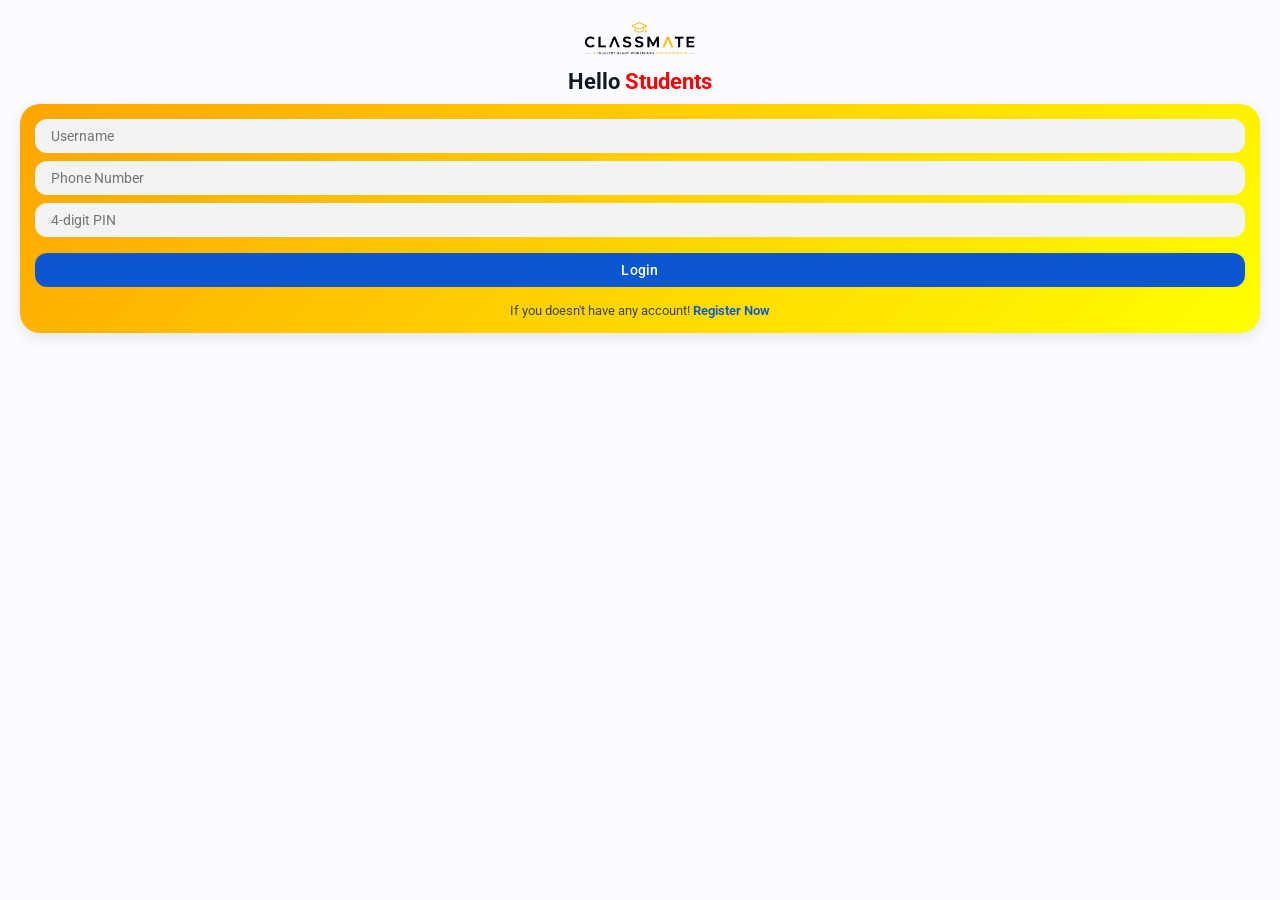
<file: login.html>
<!DOCTYPE html>
<html lang="en">
<head>
    <meta charset="UTF-8">
    <meta name="viewport" content="width=device-width, initial-scale=1.0">
    <!-- Ultimate SEO Meta Tags -->
    <meta name="description" content="ClassMate Classes & Courses - The best place to learn programming, high-load architecture, FAANG DSA, and full-stack development. Join ClassMate Courses today.">
    <meta name="keywords" content="classmate classes, classmate courses, programming classes, advanced coding courses, classmate learning, software engineering, DSA, classmate">
    <meta name="robots" content="index, follow, max-image-preview:large, max-snippet:-1, max-video-preview:-1">
    
    <!-- Open Graph / Facebook -->
    <meta property="og:type" content="website">
    <meta property="og:title" content="ClassMate - Elite Classes & Courses">
    <meta property="og:description" content="Master high-level programming with ClassMate Classes. We offer premium courses in web development, AI, and systems architecture.">
    <meta property="og:image" content="https://classmates.kesug.com/classmate.png">
    
    <!-- Twitter -->
    <meta property="twitter:card" content="summary_large_image">
    <meta property="twitter:title" content="ClassMate - Elite Classes & Courses">
    <meta property="twitter:description" content="Master high-level programming with ClassMate Classes. We offer premium courses in web development, AI, and systems architecture.">
    <meta property="twitter:image" content="https://classmates.kesug.com/classmate.png">

    <!-- Schema Markup (JSON-LD) -->
    <script type="application/ld+json">
    {
      "@context": "https://schema.org",
      "@type": "EducationalOrganization",
      "name": "ClassMate",
      "logo": "https://classmates.kesug.com/classmate.png",
      "description": "Premium classmate classes and classmate courses for modern software engineering.",
      "sameAs": []
    }
    </script>
    <title>ClassMate</title>

    <link rel="preconnect" href="https://fonts.googleapis.com">
    <link rel="preconnect" href="https://fonts.gstatic.com" crossorigin>
    <link href="https://fonts.googleapis.com/css2?family=Roboto:wght@300;400;500;700&display=swap" rel="stylesheet">
    <link rel="stylesheet" href="style.css">
</head>
<body>
    <div class="login-container">
        <div class="popup-header">
            <img src="classmate.png" alt="ClassMate Logo" class="popup-logo">
            <h2 class="popup-greeting"><span class="text-black">Hello</span> <span class="text-yellow">Students</span></h2>
        </div>
        <form id="loginForm">
            <input type="text" id="loginUsername" placeholder="Username" required>
            <input type="tel" id="loginPhone" placeholder="Phone Number">
            <input type="password" id="loginPassword" placeholder="4-digit PIN" pattern="[0-9]{4}" maxlength="4" required>
            <button type="submit" class="login-btn">Login</button>
            <p class="register-link">If you doesn't have any account! <a href="register.html">Register Now</a></p>
        </form>
    </div>
    
    <script>
        document.addEventListener('DOMContentLoaded', () => {
            const loginForm = document.getElementById('loginForm');
            if (loginForm) {
                loginForm.addEventListener('submit', (e) => {
                    e.preventDefault();
                    const username = document.getElementById('loginUsername').value;
                    const password = document.getElementById('loginPassword').value;

                    const students = JSON.parse(localStorage.getItem('registeredStudents')) || [];
                    const user = students.find(s => s.username === username && s.password === password);

                    if (user) {
                        alert('Login successful! Welcome, ' + username);
                        localStorage.setItem('loggedInUser', JSON.stringify(user));
                        window.location.href = 'index.html';
                    } else {
                        alert('Invalid username or password!');
                    }
                });
            }
        });
    </script>
</body>
</html>
</file>
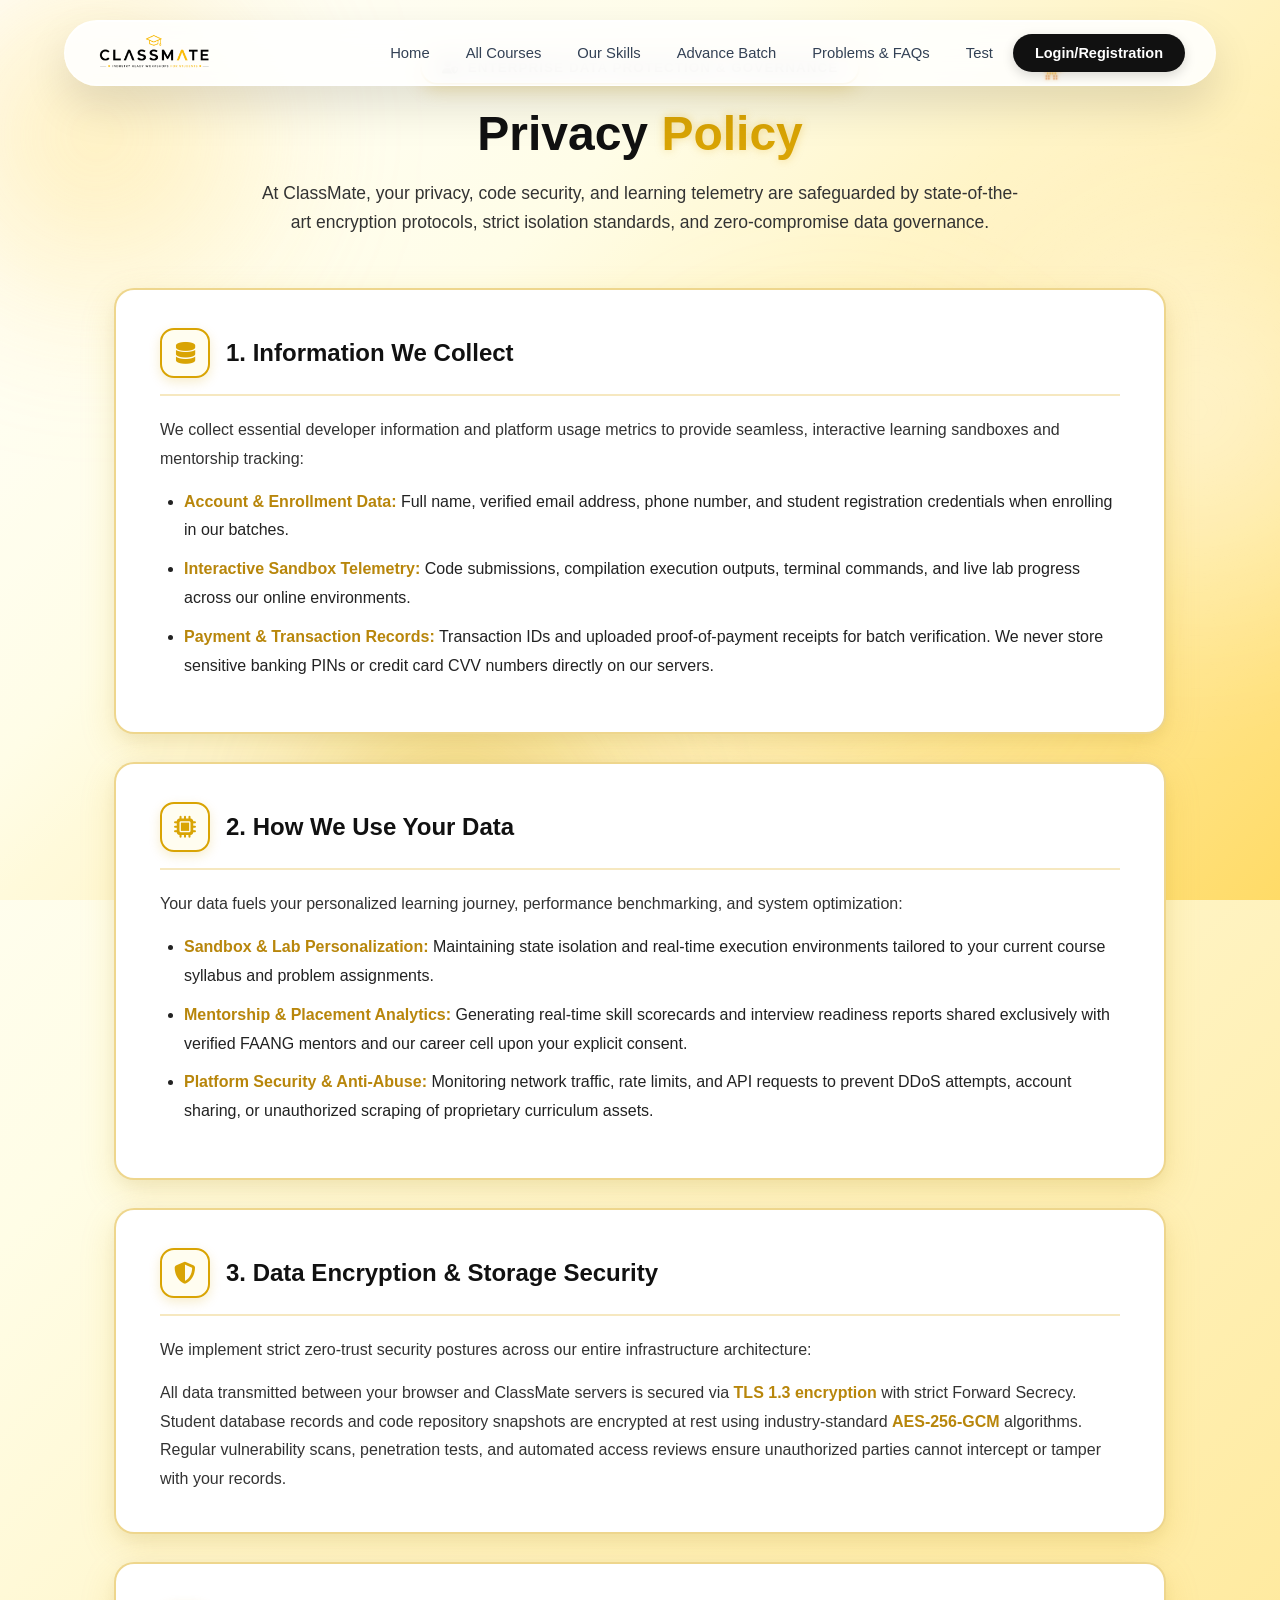
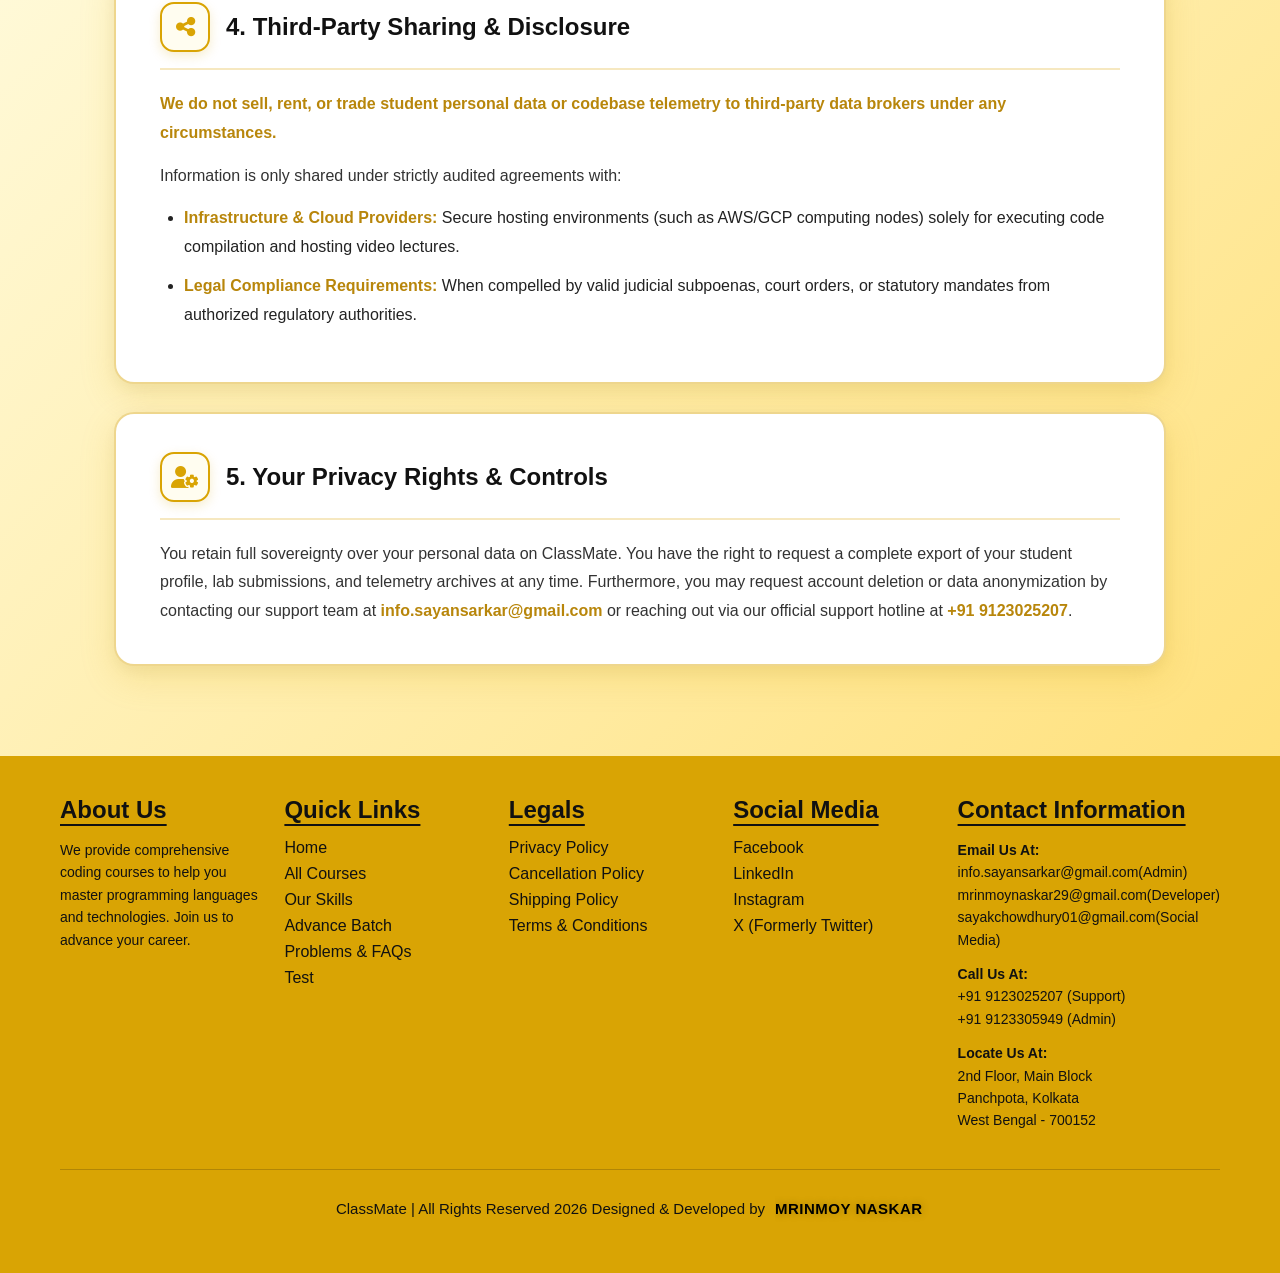
<file: privacy.html>
<!DOCTYPE html>
<html lang="en">
<head>
    <meta charset="UTF-8">
    <meta name="viewport" content="width=device-width, initial-scale=1.0">
    <title>Privacy Policy - ClassMate | Data Protection & Telemetry Governance</title>
    <meta name="description" content="Read our transparent Privacy Policy covering developer telemetry, sandbox isolation, secure payment handling, and enterprise data encryption at ClassMate.">

    <link rel="preconnect" href="https://fonts.googleapis.com">
    <link rel="preconnect" href="https://fonts.gstatic.com" crossorigin>
    <link href="https://fonts.googleapis.com/css2?family=Poppins:wght@300;400;500;600;700;800&display=swap" rel="stylesheet">
    <link rel="stylesheet" href="https://cdnjs.cloudflare.com/ajax/libs/font-awesome/6.4.0/css/all.min.css">
    <link rel="stylesheet" href="style.css">
</head>
<body class="legal-page-body">

    <!-- 3D Live Color Animated Background -->
    <div class="live-bg-container legal-live-bg">
        <div class="color-orb skills-orb-1"></div>
        <div class="color-orb skills-orb-2"></div>
        <div class="color-orb skills-orb-3"></div>
        <div class="color-orb skills-orb-4"></div>
        <div class="color-orb skills-orb-5"></div>
    </div>

    <!-- Navigation Bar -->
    <nav class="navbar">
        <a href="index.html" class="logo"><img src="classmate.png" alt="ClassMate Logo"></a>
        <ul class="nav-links">
            <li><a href="index.html">Home</a></li>
            <li><a href="course.html">All Courses</a></li>
            <li><a href="skills.html">Our Skills</a></li>
            <li><a href="advance.html">Advance Batch</a></li>
            <li><a href="faq.html">Problems & FAQs</a></li>
            <li><a href="https://classmates.kesug.com/index.php?i=1">Test</a></li>
            <li><a href="login.html" class="login-btn">Login/Registration</a></li>
        </ul>
        <!-- Live Pixel Cat -->
        <div class="cat" id="cat">
            <div class="pixel dark tail" style="left:0;top:12px;"></div>
            <div class="pixel dark tail" style="left:0;top:8px;"></div>
            <div class="pixel" style="left:8px;top:8px;"></div>
            <div class="pixel" style="left:12px;top:8px;"></div>
            <div class="pixel" style="left:16px;top:8px;"></div>
            <div class="pixel" style="left:20px;top:8px;"></div>
            <div class="pixel" style="left:4px;top:12px;"></div>
            <div class="pixel" style="left:8px;top:12px;"></div>
            <div class="pixel" style="left:12px;top:12px;"></div>
            <div class="pixel" style="left:16px;top:12px;"></div>
            <div class="pixel" style="left:20px;top:12px;"></div>
            <div class="pixel" style="left:24px;top:12px;"></div>
            <div class="pixel" style="left:8px;top:16px;"></div>
            <div class="pixel" style="left:12px;top:16px;"></div>
            <div class="pixel" style="left:16px;top:16px;"></div>
            <div class="pixel" style="left:20px;top:16px;"></div>
            <div class="pixel" style="left:20px;top:0;"></div>
            <div class="pixel" style="left:24px;top:0;"></div>
            <div class="pixel" style="left:16px;top:4px;"></div>
            <div class="pixel" style="left:20px;top:4px;"></div>
            <div class="pixel" style="left:24px;top:4px;"></div>
            <div class="pixel" style="left:28px;top:4px;"></div>
            <div class="pixel eye" style="left:20px;top:8px;"></div>
            <div class="pixel eye" style="left:28px;top:8px;"></div>
            <div class="pixel nose" style="left:24px;top:12px;"></div>
            <!-- 4 Articulated Running Legs & Waving Paw -->
            <div class="leg back-left" style="position:absolute; left:6px; top:20px; transform-origin:2px 2px;"><div class="pixel dark" style="left:0;top:0;"></div><div class="pixel dark" style="left:0;top:4px;"></div></div>
            <div class="leg back-right" style="position:absolute; left:10px; top:20px; transform-origin:2px 2px;"><div class="pixel dark" style="left:0;top:0;"></div><div class="pixel dark" style="left:0;top:4px;"></div></div>
            <div class="leg front-left" style="position:absolute; left:18px; top:20px; transform-origin:2px 2px;"><div class="pixel dark" style="left:0;top:0;"></div><div class="pixel dark" style="left:0;top:4px;"></div></div>
            <div class="leg front-right" style="position:absolute; left:22px; top:20px; transform-origin:2px 2px;"><div class="pixel dark" style="left:0;top:0;"></div><div class="pixel dark" style="left:0;top:4px;"></div></div>
            <span class="cat-hi-bubble">HI!</span>
        </div>
    </nav>

    <!-- Main Legal Content Area -->
    <main class="legal-main-wrapper">
        <section class="legal-header">
            <span class="legal-badge"><i class="fas fa-user-shield"></i> ENTERPRISE DATA PROTECTION & GOVERNANCE</span>
            <h1>Privacy <span class="neon-text">Policy</span></h1>
            <p>
                At ClassMate, your privacy, code security, and learning telemetry are safeguarded by state-of-the-art encryption protocols, strict isolation standards, and zero-compromise data governance.
            </p>
        </section>

        <section class="legal-card-grid">
            <div class="legal-card">
                <div class="legal-card-header">
                    <div class="legal-icon-box"><i class="fas fa-database"></i></div>
                    <h2>1. Information We Collect</h2>
                </div>
                <div class="legal-card-body">
                    <p>We collect essential developer information and platform usage metrics to provide seamless, interactive learning sandboxes and mentorship tracking:</p>
                    <ul>
                        <li><strong>Account & Enrollment Data:</strong> Full name, verified email address, phone number, and student registration credentials when enrolling in our batches.</li>
                        <li><strong>Interactive Sandbox Telemetry:</strong> Code submissions, compilation execution outputs, terminal commands, and live lab progress across our online environments.</li>
                        <li><strong>Payment & Transaction Records:</strong> Transaction IDs and uploaded proof-of-payment receipts for batch verification. We never store sensitive banking PINs or credit card CVV numbers directly on our servers.</li>
                    </ul>
                </div>
            </div>

            <div class="legal-card">
                <div class="legal-card-header">
                    <div class="legal-icon-box"><i class="fas fa-microchip"></i></div>
                    <h2>2. How We Use Your Data</h2>
                </div>
                <div class="legal-card-body">
                    <p>Your data fuels your personalized learning journey, performance benchmarking, and system optimization:</p>
                    <ul>
                        <li><strong>Sandbox & Lab Personalization:</strong> Maintaining state isolation and real-time execution environments tailored to your current course syllabus and problem assignments.</li>
                        <li><strong>Mentorship & Placement Analytics:</strong> Generating real-time skill scorecards and interview readiness reports shared exclusively with verified FAANG mentors and our career cell upon your explicit consent.</li>
                        <li><strong>Platform Security & Anti-Abuse:</strong> Monitoring network traffic, rate limits, and API requests to prevent DDoS attempts, account sharing, or unauthorized scraping of proprietary curriculum assets.</li>
                    </ul>
                </div>
            </div>

            <div class="legal-card">
                <div class="legal-card-header">
                    <div class="legal-icon-box"><i class="fas fa-shield-halved"></i></div>
                    <h2>3. Data Encryption & Storage Security</h2>
                </div>
                <div class="legal-card-body">
                    <p>We implement strict zero-trust security postures across our entire infrastructure architecture:</p>
                    <p>All data transmitted between your browser and ClassMate servers is secured via <strong>TLS 1.3 encryption</strong> with strict Forward Secrecy. Student database records and code repository snapshots are encrypted at rest using industry-standard <strong>AES-256-GCM</strong> algorithms. Regular vulnerability scans, penetration tests, and automated access reviews ensure unauthorized parties cannot intercept or tamper with your records.</p>
                </div>
            </div>

            <div class="legal-card">
                <div class="legal-card-header">
                    <div class="legal-icon-box"><i class="fas fa-share-nodes"></i></div>
                    <h2>4. Third-Party Sharing & Disclosure</h2>
                </div>
                <div class="legal-card-body">
                    <p><strong>We do not sell, rent, or trade student personal data or codebase telemetry to third-party data brokers under any circumstances.</strong></p>
                    <p>Information is only shared under strictly audited agreements with:</p>
                    <ul>
                        <li><strong>Infrastructure & Cloud Providers:</strong> Secure hosting environments (such as AWS/GCP computing nodes) solely for executing code compilation and hosting video lectures.</li>
                        <li><strong>Legal Compliance Requirements:</strong> When compelled by valid judicial subpoenas, court orders, or statutory mandates from authorized regulatory authorities.</li>
                    </ul>
                </div>
            </div>

            <div class="legal-card">
                <div class="legal-card-header">
                    <div class="legal-icon-box"><i class="fas fa-user-gear"></i></div>
                    <h2>5. Your Privacy Rights & Controls</h2>
                </div>
                <div class="legal-card-body">
                    <p>You retain full sovereignty over your personal data on ClassMate. You have the right to request a complete export of your student profile, lab submissions, and telemetry archives at any time. Furthermore, you may request account deletion or data anonymization by contacting our support team at <strong>info.sayansarkar@gmail.com</strong> or reaching out via our official support hotline at <strong>+91 9123025207</strong>.</p>
                </div>
            </div>
        </section>
    </main>

    <!-- Footer -->
    <footer>
        <div class="footer-content">
            <div class="footer-column">
                <h3>About Us</h3>
                <p>We provide comprehensive coding courses to help you master programming languages and technologies. Join us to advance your career.</p>
            </div>
            <div class="footer-column">
                <h3>Quick Links</h3>
                <ul>
                    <li><a href="index.html">Home</a></li>
                    <li><a href="course.html">All Courses</a></li>
                    <li><a href="skills.html">Our Skills</a></li>
                    <li><a href="advance.html">Advance Batch</a></li>
                    <li><a href="faq.html">Problems & FAQs</a></li>
                    <li><a href="https://classmates.kesug.com/index.php?i=1">Test</a></li>
                </ul>
            </div>
            <div class="footer-column">
                <h3>Legals</h3>
                <ul>
                    <li><a href="privacy.html">Privacy Policy</a></li>
                    <li><a href="#">Cancellation Policy</a></li>
                    <li><a href="#">Shipping Policy</a></li>
                    <li><a href="terms.html">Terms & Conditions</a></li>
                </ul>
            </div>
            <div class="footer-column">
                <h3>Social Media</h3>
                <ul>
                    <li><a href="#">Facebook</a></li>
                    <li><a href="#">LinkedIn</a></li>
                    <li><a href="#">Instagram</a></li>
                    <li><a href="#">X (Formerly Twitter)</a></li>
                </ul>
            </div>
            <div class="footer-column contact-info">
                <h3>Contact Information</h3>
                <p><strong>Email Us At:</strong><br>info.sayansarkar@gmail.com(Admin)<br>mrinmoynaskar29@gmail.com(Developer)<br>sayakchowdhury01@gmail.com(Social Media)</p>
                <p><strong>Call Us At:</strong><br>+91 9123025207 (Support)<br>+91 9123305949 (Admin)</p>
                <p><strong>Locate Us At:</strong><br>2nd Floor, Main Block<br>Panchpota, Kolkata<br>West Bengal - 700152</p>
            </div>
        </div>
        <hr class="footer-divider">
        <div class="footer-bottom">
            <p>ClassMate | All Rights Reserved 2026 Designed & Developed by <span class="casino-roller" title="Click to spin reel!"><span class="casino-window"><span class="casino-reel"><span class="casino-item">MRINMOY NASKAR</span></span></span></span></p>
        </div>
    </footer>

    <!-- Login Modal -->
    <div id="loginModal" class="modal">
        <div class="modal-content">
            <span class="close-btn" id="closeModal">&times;</span>
            <div class="modal-header">
                <h2>Welcome Back</h2>
                <p>Select your portal to continue</p>
            </div>
            <div class="portal-grid">
                <a href="student_login.html" class="portal-card student">
                    <div class="portal-icon"><i class="fas fa-user-graduate"></i></div>
                    <h3>Student Portal</h3>
                    <p>Access your enrolled courses, live classes, assignments, and study materials.</p>
                </a>
                <a href="admin_login.html" class="portal-card admin">
                    <div class="portal-icon"><i class="fas fa-user-shield"></i></div>
                    <h3>Admin Portal</h3>
                    <p>Manage courses, student enrollments, faculty schedules, and platform settings.</p>
                </a>
            </div>
        </div>
    </div>

    <script src="classmate.js" defer></script>
</body>
</html>
</file>
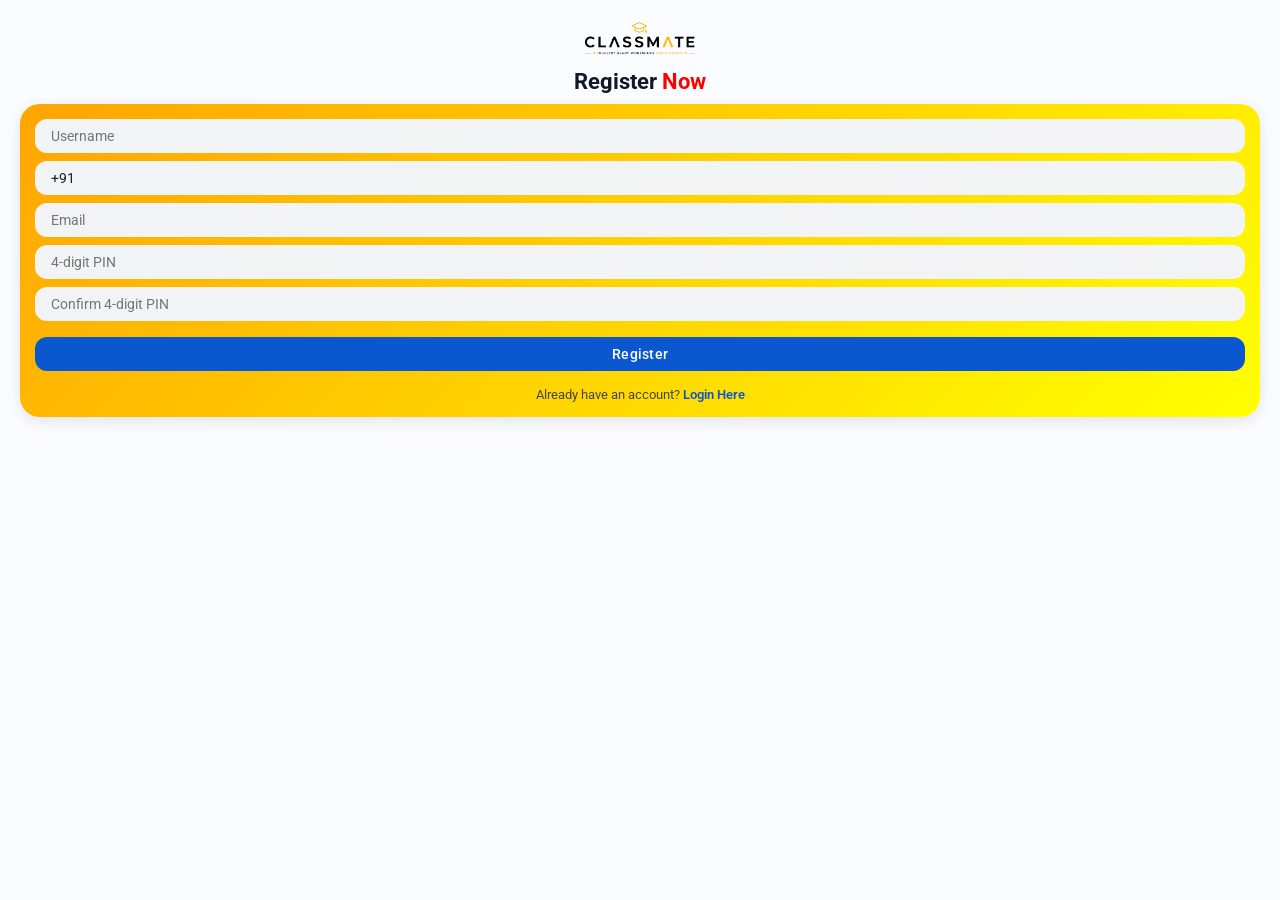
<file: register.html>
<!DOCTYPE html>
<html lang="en">
<head>
    <meta charset="UTF-8">
    <meta name="viewport" content="width=device-width, initial-scale=1.0">
    <!-- Ultimate SEO Meta Tags -->
    <meta name="description" content="ClassMate Classes & Courses - The best place to learn programming, high-load architecture, FAANG DSA, and full-stack development. Join ClassMate Courses today.">
    <meta name="keywords" content="classmate classes, classmate courses, programming classes, advanced coding courses, classmate learning, software engineering, DSA, classmate">
    <meta name="robots" content="index, follow, max-image-preview:large, max-snippet:-1, max-video-preview:-1">
    
    <!-- Open Graph / Facebook -->
    <meta property="og:type" content="website">
    <meta property="og:title" content="ClassMate - Elite Classes & Courses">
    <meta property="og:description" content="Master high-level programming with ClassMate Classes. We offer premium courses in web development, AI, and systems architecture.">
    <meta property="og:image" content="https://classmates.kesug.com/classmate.png">
    
    <!-- Twitter -->
    <meta property="twitter:card" content="summary_large_image">
    <meta property="twitter:title" content="ClassMate - Elite Classes & Courses">
    <meta property="twitter:description" content="Master high-level programming with ClassMate Classes. We offer premium courses in web development, AI, and systems architecture.">
    <meta property="twitter:image" content="https://classmates.kesug.com/classmate.png">

    <!-- Schema Markup (JSON-LD) -->
    <script type="application/ld+json">
    {
      "@context": "https://schema.org",
      "@type": "EducationalOrganization",
      "name": "ClassMate",
      "logo": "https://classmates.kesug.com/classmate.png",
      "description": "Premium classmate classes and classmate courses for modern software engineering.",
      "sameAs": []
    }
    </script>
    <title>ClassMate</title>

    <link rel="preconnect" href="https://fonts.googleapis.com">
    <link rel="preconnect" href="https://fonts.gstatic.com" crossorigin>
    <link href="https://fonts.googleapis.com/css2?family=Roboto:wght@300;400;500;700&display=swap" rel="stylesheet">
    <link rel="stylesheet" href="style.css">
</head>
<body>
    
    <div class="login-container">
        <div class="popup-header">
            <img src="classmate.png" alt="ClassMate Logo" class="popup-logo">
            <h2 class="popup-greeting"><span class="text-black">Register</span> <span class="text-yellow">Now</span></h2>
        </div>
        <form id="registerForm">
            <input type="text" id="regUsername" placeholder="Username" required>
            <input type="tel" id="regPhone" placeholder="Phone Number" value="+91" pattern="^\+91[0-9]{10}$" maxlength="13" required>
            <input type="email" id="regEmail" placeholder="Email" required>
            <input type="password" id="regPassword" placeholder="4-digit PIN" pattern="[0-9]{4}" maxlength="4" required>
            <input type="password" id="regConfirmPassword" placeholder="Confirm 4-digit PIN" pattern="[0-9]{4}" maxlength="4" required>
            <button type="submit" class="login-btn">Register</button>
            <p class="register-link">Already have an account? <a href="login.html">Login Here</a></p>
        </form>
    </div>
    
    <script>
        document.addEventListener('DOMContentLoaded', () => {
            const registerForm = document.getElementById('registerForm');
            if (registerForm) {
                registerForm.addEventListener('submit', (e) => {
                    e.preventDefault();
                    const username = document.getElementById('regUsername').value;
                    const phone = document.getElementById('regPhone').value;
                    const email = document.getElementById('regEmail').value;
                    const password = document.getElementById('regPassword').value;
                    const confirmPassword = document.getElementById('regConfirmPassword').value;

                    if (password !== confirmPassword) {
                        alert('Passwords do not match!');
                        return;
                    }

                    const students = JSON.parse(localStorage.getItem('registeredStudents')) || [];
                    const exists = students.find(s => s.username === username || s.email === email);
                    if (exists) {
                        alert('User with this username or email already exists!');
                        return;
                    }

                    students.push({ username, phone, email, password });
                    localStorage.setItem('registeredStudents', JSON.stringify(students));
                    
                    alert('Registration successful! You can now login.');
                    window.location.href = 'login.html';
                });
            }
        });
    </script>
</body>
</html>
</file>
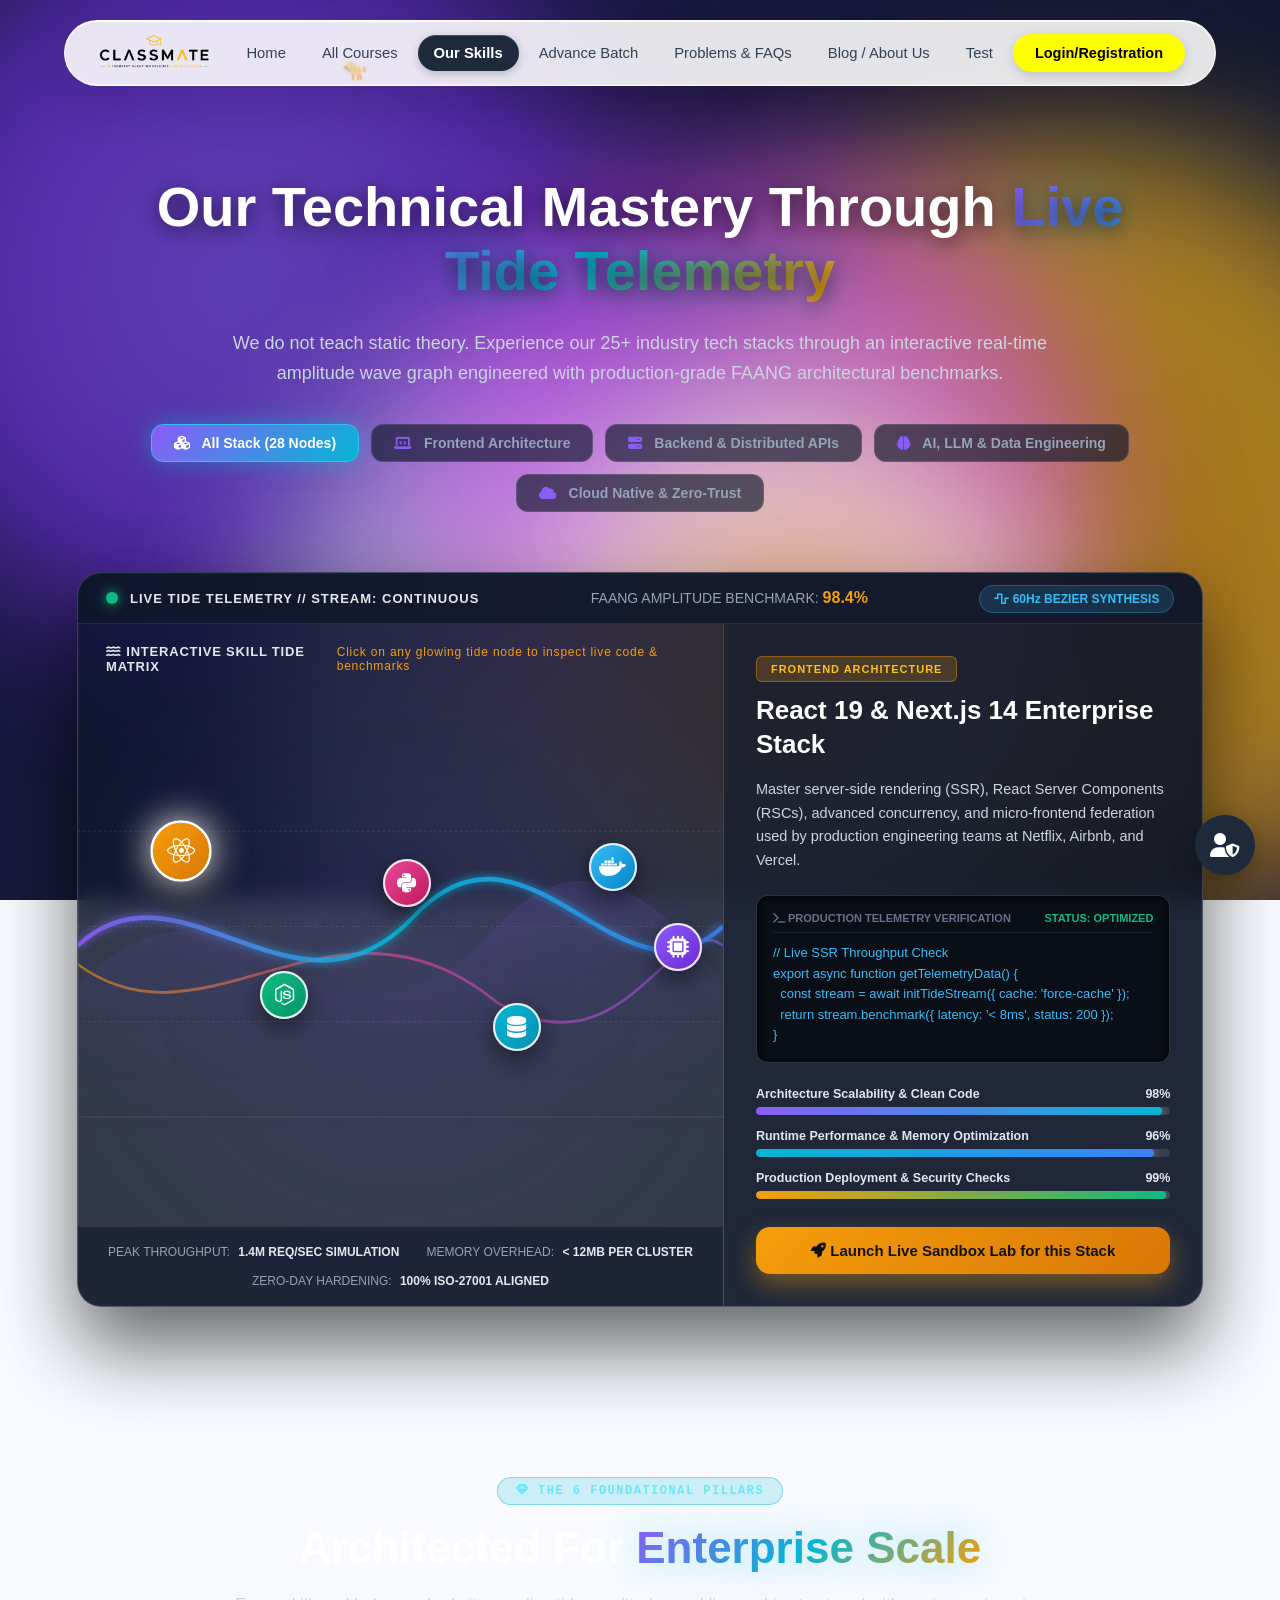
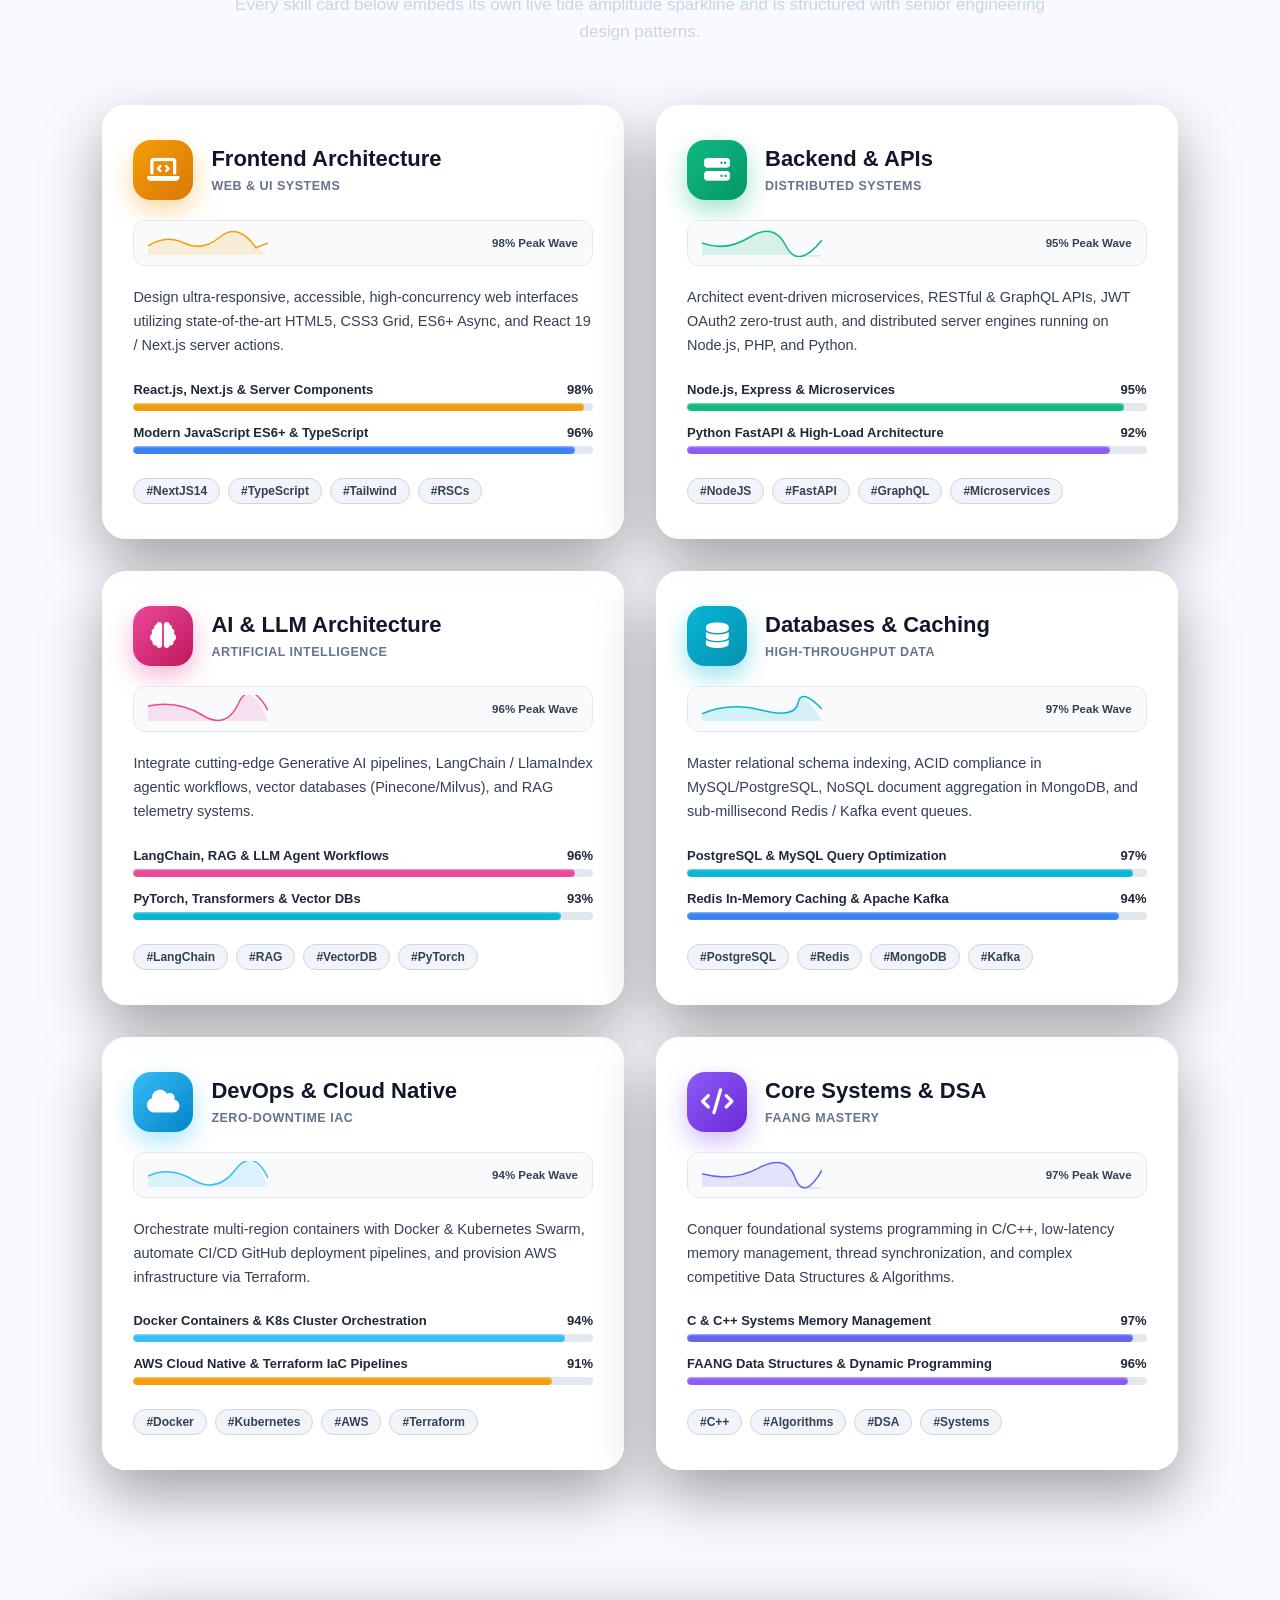
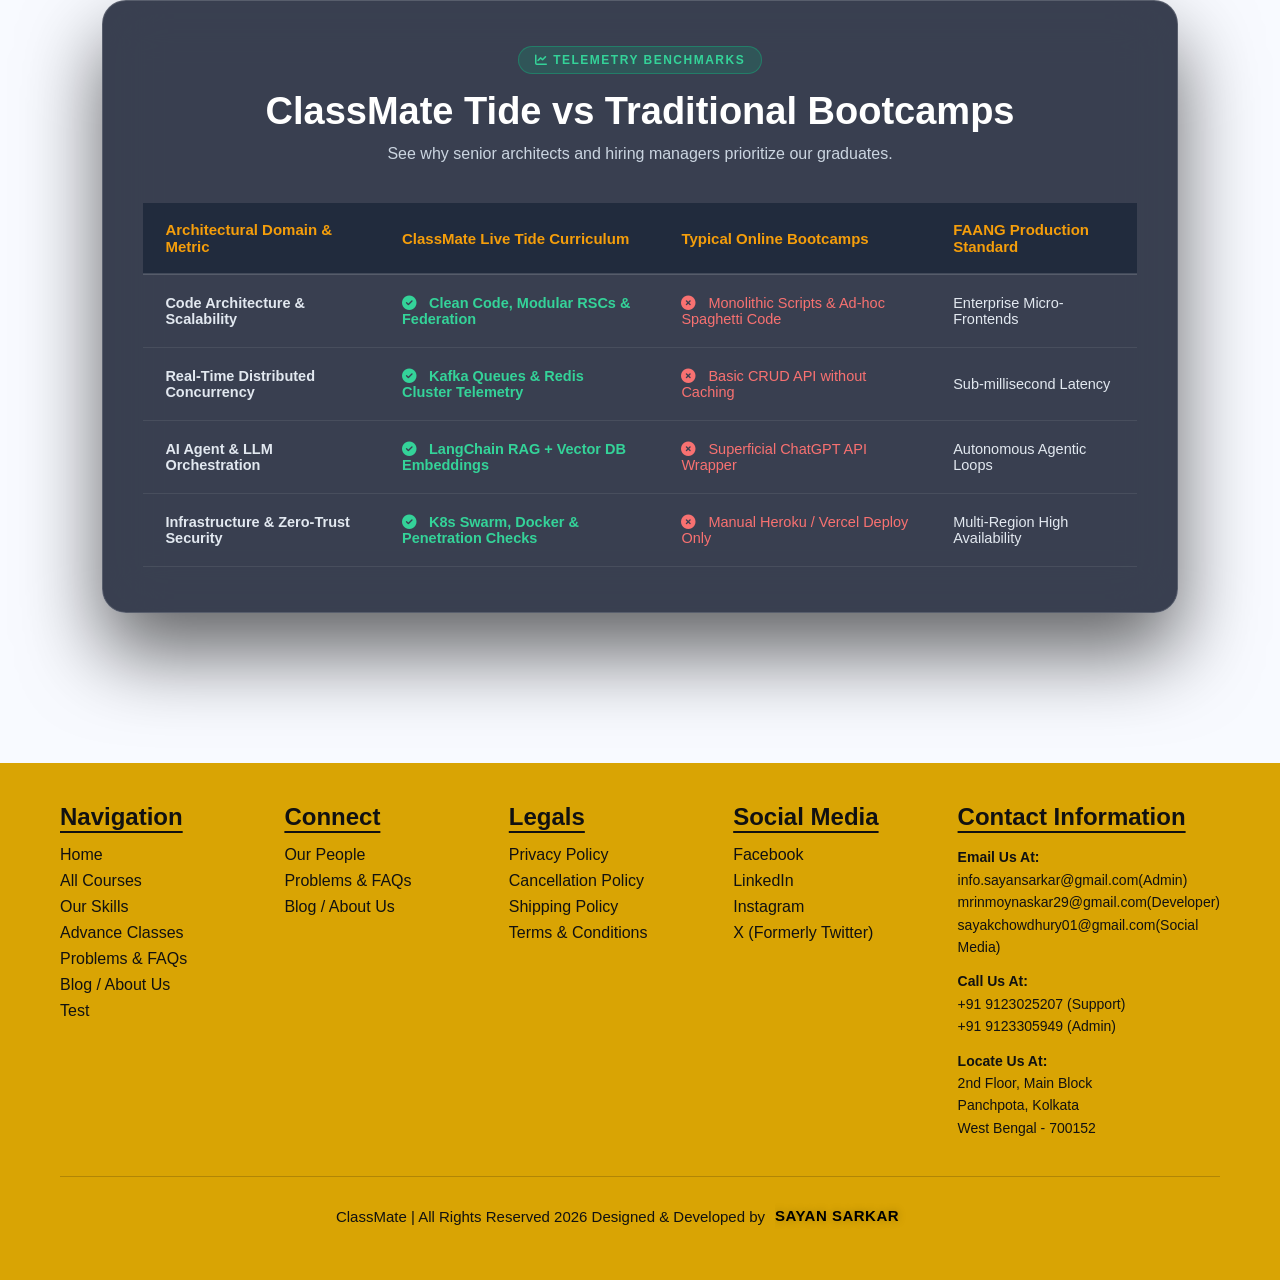
<file: skills.html>
<!DOCTYPE html>
<html lang="en">
<head>
    <meta charset="UTF-8">
    <meta name="viewport" content="width=device-width, initial-scale=1.0">
    <!-- Ultimate SEO Meta Tags -->
    <meta name="description" content="ClassMate Classes & Courses - The best place to learn programming, high-load architecture, FAANG DSA, and full-stack development. Join ClassMate Courses today.">
    <meta name="keywords" content="classmate classes, classmate courses, programming classes, advanced coding courses, classmate learning, software engineering, DSA, classmate">
    <meta name="robots" content="index, follow, max-image-preview:large, max-snippet:-1, max-video-preview:-1">
    
    <!-- Open Graph / Facebook -->
    <meta property="og:type" content="website">
    <meta property="og:title" content="ClassMate - Elite Classes & Courses">
    <meta property="og:description" content="Master high-level programming with ClassMate Classes. We offer premium courses in web development, AI, and systems architecture.">
    <meta property="og:image" content="https://classmates.kesug.com/classmate.png">
    
    <!-- Twitter -->
    <meta property="twitter:card" content="summary_large_image">
    <meta property="twitter:title" content="ClassMate - Elite Classes & Courses">
    <meta property="twitter:description" content="Master high-level programming with ClassMate Classes. We offer premium courses in web development, AI, and systems architecture.">
    <meta property="twitter:image" content="https://classmates.kesug.com/classmate.png">

    <!-- Schema Markup (JSON-LD) -->
    <script type="application/ld+json">
    {
      "@context": "https://schema.org",
      "@type": "EducationalOrganization",
      "name": "ClassMate",
      "logo": "https://classmates.kesug.com/classmate.png",
      "description": "Premium classmate classes and classmate courses for modern software engineering.",
      "sameAs": []
    }
    </script>
    <title>Our Skills & Technologies - ClassMate</title>

    <link rel="preconnect" href="https://fonts.googleapis.com">
    <link rel="preconnect" href="https://fonts.gstatic.com" crossorigin>
    <link href="https://fonts.googleapis.com/css2?family=Poppins:wght@300;400;500;600;700&display=swap" rel="stylesheet">
    <!-- Font Awesome for Icons -->
    <link rel="stylesheet" href="https://cdnjs.cloudflare.com/ajax/libs/font-awesome/6.4.0/css/all.min.css">
    <link rel="stylesheet" href="style.css">
</head>
<body>

    <!-- 3D Live Color Animated Background (Purple, White, Yellow - Dark Base Depth) -->
    <div class="live-bg-container skills-live-bg">
        <div class="color-orb skills-orb-1"></div>
        <div class="color-orb skills-orb-2"></div>
        <div class="color-orb skills-orb-3"></div>
        <div class="color-orb skills-orb-4"></div>
        <div class="color-orb skills-orb-5"></div>
    </div>

    <!--Navigation Bar-->
    <nav class="navbar">
        <a href="index.html" class="logo"><img src="classmate.png" alt="ClassMate Logo"></a>
        <ul class="nav-links">
            <li><a href="index.html">Home</a></li>
            <li><a href="course.html">All Courses</a></li>
            <li><a href="skills.html" class="active">Our Skills</a></li>
            <li><a href="advance.html">Advance Batch</a></li>
            <li><a href="faq.html">Problems & FAQs</a></li>
            <li><a href="blog.html">Blog / About Us</a></li>
            <li><a href="https://classmates.kesug.com/index.php?i=1">Test</a></li>
            <li><a href="login.html" class="login-btn">Login/Registration</a></li>
        </ul>
        <!-- Live Pixel Cat -->
        <div class="cat" id="cat">
            <div class="pixel dark tail" style="left:0;top:12px;"></div>
            <div class="pixel dark tail" style="left:0;top:8px;"></div>
            <div class="pixel" style="left:8px;top:8px;"></div>
            <div class="pixel" style="left:12px;top:8px;"></div>
            <div class="pixel" style="left:16px;top:8px;"></div>
            <div class="pixel" style="left:20px;top:8px;"></div>
            <div class="pixel" style="left:4px;top:12px;"></div>
            <div class="pixel" style="left:8px;top:12px;"></div>
            <div class="pixel" style="left:12px;top:12px;"></div>
            <div class="pixel" style="left:16px;top:12px;"></div>
            <div class="pixel" style="left:20px;top:12px;"></div>
            <div class="pixel" style="left:24px;top:12px;"></div>
            <div class="pixel" style="left:8px;top:16px;"></div>
            <div class="pixel" style="left:12px;top:16px;"></div>
            <div class="pixel" style="left:16px;top:16px;"></div>
            <div class="pixel" style="left:20px;top:16px;"></div>
            <div class="pixel" style="left:20px;top:0;"></div>
            <div class="pixel" style="left:24px;top:0;"></div>
            <div class="pixel" style="left:16px;top:4px;"></div>
            <div class="pixel" style="left:20px;top:4px;"></div>
            <div class="pixel" style="left:24px;top:4px;"></div>
            <div class="pixel" style="left:28px;top:4px;"></div>
            <div class="pixel eye" style="left:20px;top:8px;"></div>
            <div class="pixel eye" style="left:28px;top:8px;"></div>
            <div class="pixel nose" style="left:24px;top:12px;"></div>
            <!-- 4 Articulated Running Legs & Waving Paw -->
            <div class="leg back-left" style="position:absolute; left:6px; top:20px; transform-origin:2px 2px;"><div class="pixel dark" style="left:0;top:0;"></div><div class="pixel dark" style="left:0;top:4px;"></div></div>
            <div class="leg back-right" style="position:absolute; left:10px; top:20px; transform-origin:2px 2px;"><div class="pixel dark" style="left:0;top:0;"></div><div class="pixel dark" style="left:0;top:4px;"></div></div>
            <div class="leg front-left" style="position:absolute; left:18px; top:20px; transform-origin:2px 2px;"><div class="pixel dark" style="left:0;top:0;"></div><div class="pixel dark" style="left:0;top:4px;"></div></div>
            <div class="leg front-right" style="position:absolute; left:22px; top:20px; transform-origin:2px 2px;"><div class="pixel dark" style="left:0;top:0;"></div><div class="pixel dark" style="left:0;top:4px;"></div></div>
            <!-- HI Speech Bubble near mouth -->
            <span class="cat-hi-bubble">HI!</span>
        </div>
    </nav>

    <!-- Senior Front-End Architect Header & Live Telemetry Pill Bar -->
    <section class="skills-tide-header">
        <div class="tide-header-content">
            <h1>Our Technical Mastery Through <span class="tide-neon-text">Live Tide Telemetry</span></h1>
            <p class="tide-header-desc">
                We do not teach static theory. Experience our 25+ industry tech stacks through an interactive real-time amplitude wave graph engineered with production-grade FAANG architectural benchmarks.
            </p>
            <div class="tide-filters">
                <button class="tide-filter-btn active" data-filter="all"><i class="fas fa-cubes"></i> All Stack (28 Nodes)</button>
                <button class="tide-filter-btn" data-filter="frontend"><i class="fas fa-laptop-code"></i> Frontend Architecture</button>
                <button class="tide-filter-btn" data-filter="backend"><i class="fas fa-server"></i> Backend & Distributed APIs</button>
                <button class="tide-filter-btn" data-filter="ai"><i class="fas fa-brain"></i> AI, LLM & Data Engineering</button>
                <button class="tide-filter-btn" data-filter="devops"><i class="fas fa-cloud"></i> Cloud Native & Zero-Trust</button>
            </div>
        </div>
    </section>

    <!-- Animated Live Tide Graph Dashboard Section -->
    <section class="tide-graph-dashboard">
        <div class="tide-console-card">
            <!-- Console Top Bar -->
            <div class="tide-console-topbar">
                <div class="topbar-left">
                    <span class="pulse-live-dot"></span>
                    <span class="console-label">LIVE TIDE TELEMETRY // STREAM: CONTINUOUS</span>
                </div>
                <div class="topbar-center">
                    <span class="index-score">FAANG AMPLITUDE BENCHMARK: <b id="liveAmplitudeScore">98.4%</b></span>
                </div>
                <div class="topbar-right">
                    <span class="frequency-tag"><i class="fas fa-wave-square"></i> 60Hz BEZIER SYNTHESIS</span>
                </div>
            </div>

            <!-- Main Interactive Tide Console Grid -->
            <div class="tide-console-grid">
                <!-- Left: Animated SVG Tide Wave Graph Canvas -->
                <div class="tide-wave-canvas-wrapper">
                    <div class="wave-canvas-header">
                        <span><i class="fas fa-water"></i> INTERACTIVE SKILL TIDE MATRIX</span>
                        <span class="click-hint">Click on any glowing tide node to inspect live code & benchmarks</span>
                    </div>

                    <div class="svg-tide-container">
                        <svg class="animated-tide-svg" viewBox="0 0 1000 420" preserveAspectRatio="none">
                            <defs>
                                <linearGradient id="tideGrad1" x1="0%" y1="0%" x2="100%" y2="0%">
                                    <stop offset="0%" stop-color="#8b5cf6" stop-opacity="0.85" />
                                    <stop offset="50%" stop-color="#06b6d4" stop-opacity="0.9" />
                                    <stop offset="100%" stop-color="#3b82f6" stop-opacity="0.85" />
                                </linearGradient>
                                <linearGradient id="tideGrad2" x1="0%" y1="0%" x2="100%" y2="0%">
                                    <stop offset="0%" stop-color="#f59e0b" stop-opacity="0.75" />
                                    <stop offset="50%" stop-color="#ec4899" stop-opacity="0.8" />
                                    <stop offset="100%" stop-color="#8b5cf6" stop-opacity="0.75" />
                                </linearGradient>
                                <linearGradient id="tideFill" x1="0%" y1="0%" x2="0%" y2="100%">
                                    <stop offset="0%" stop-color="#8b5cf6" stop-opacity="0.25" />
                                    <stop offset="100%" stop-color="#0f172a" stop-opacity="0.0" />
                                </linearGradient>
                                <filter id="glowFilter">
                                    <feGaussianBlur stdDeviation="5" result="coloredBlur"/>
                                    <feMerge>
                                        <feMergeNode in="coloredBlur"/>
                                        <feMergeNode in="SourceGraphic"/>
                                    </feMerge>
                                </filter>
                            </defs>

                            <!-- Grid Lines -->
                            <g class="tide-grid-lines" opacity="0.12">
                                <line x1="0" y1="80" x2="1000" y2="80" stroke="#ffffff" stroke-width="1" stroke-dasharray="4"/>
                                <line x1="0" y1="180" x2="1000" y2="180" stroke="#ffffff" stroke-width="1" stroke-dasharray="4"/>
                                <line x1="0" y1="280" x2="1000" y2="280" stroke="#ffffff" stroke-width="1" stroke-dasharray="4"/>
                                <line x1="0" y1="380" x2="1000" y2="380" stroke="#ffffff" stroke-width="1"/>
                            </g>

                            <!-- Background Animated Tide Wave Fill & Paths -->
                            <path class="wave-path wave-path-back" d="M0,240 Q150,140 320,220 T650,180 T1000,240 L1000,420 L0,420 Z" fill="url(#tideFill)" opacity="0.6"/>
                            <path class="wave-path wave-path-secondary" d="M0,220 C200,320 400,120 650,260 C850,340 920,160 1000,200" fill="none" stroke="url(#tideGrad2)" stroke-width="3" opacity="0.75"/>
                            <path class="wave-path wave-path-primary" d="M0,200 C160,100 340,300 520,170 C700,40 840,280 1000,180" fill="none" stroke="url(#tideGrad1)" stroke-width="5" filter="url(#glowFilter)"/>
                        </svg>

                        <!-- Interactive Live Tide Nodes / Buoys Floating On The Wave -->
                        <div class="tide-nodes-layer">
                            <!-- Node 1: React / Next.js -->
                            <div class="tide-node active" data-id="react" data-category="frontend" style="top: 24%; left: 16%;">
                                <div class="node-ripple"></div>
                                <div class="node-core frontend-node"><i class="fab fa-react"></i></div>
                                <div class="node-tooltip">
                                    <strong>React 19 & Next.js 14</strong>
                                    <span>Amplitude: 98% // State & SSR</span>
                                </div>
                            </div>

                            <!-- Node 2: Node.js & Distributed APIs -->
                            <div class="tide-node" data-id="node" data-category="backend" style="top: 60%; left: 32%;">
                                <div class="node-ripple"></div>
                                <div class="node-core backend-node"><i class="fab fa-node-js"></i></div>
                                <div class="node-tooltip">
                                    <strong>Node.js & Express Architecture</strong>
                                    <span>Amplitude: 95% // High Concurrency</span>
                                </div>
                            </div>

                            <!-- Node 3: Python AI & LLM Pipelines -->
                            <div class="tide-node" data-id="python" data-category="ai" style="top: 32%; left: 51%;">
                                <div class="node-ripple"></div>
                                <div class="node-core ai-node"><i class="fab fa-python"></i></div>
                                <div class="node-tooltip">
                                    <strong>Python AI & LLM Architecture</strong>
                                    <span>Amplitude: 94% // PyTorch & Agents</span>
                                </div>
                            </div>

                            <!-- Node 4: PostgreSQL & Redis Caching -->
                            <div class="tide-node" data-id="db" data-category="backend" style="top: 68%; left: 68%;">
                                <div class="node-ripple"></div>
                                <div class="node-core db-node"><i class="fas fa-database"></i></div>
                                <div class="node-tooltip">
                                    <strong>PostgreSQL & Redis Clusters</strong>
                                    <span>Amplitude: 96% // Sub-ms Caching</span>
                                </div>
                            </div>

                            <!-- Node 5: Docker & Cloud DevOps -->
                            <div class="tide-node" data-id="devops" data-category="devops" style="top: 28%; left: 83%;">
                                <div class="node-ripple"></div>
                                <div class="node-core devops-node"><i class="fab fa-docker"></i></div>
                                <div class="node-tooltip">
                                    <strong>Kubernetes & AWS Cloud Native</strong>
                                    <span>Amplitude: 93% // K8s Swarm & IaC</span>
                                </div>
                            </div>

                            <!-- Node 6: C++ & FAANG Systems DSA -->
                            <div class="tide-node" data-id="core" data-category="all" style="top: 48%; left: 93%;">
                                <div class="node-ripple"></div>
                                <div class="node-core core-node"><i class="fas fa-microchip"></i></div>
                                <div class="node-tooltip">
                                    <strong>C++ & Systems DSA Mastery</strong>
                                    <span>Amplitude: 97% // Memory & Latency</span>
                                </div>
                            </div>
                        </div>
                    </div>

                    <!-- Wave Telemetry Bottom Metrics -->
                    <div class="wave-canvas-footer">
                        <div class="metric-item"><span>PEAK THROUGHPUT:</span> <b>1.4M REQ/SEC SIMULATION</b></div>
                        <div class="metric-item"><span>MEMORY OVERHEAD:</span> <b>< 12MB PER CLUSTER</b></div>
                        <div class="metric-item"><span>ZERO-DAY HARDENING:</span> <b>100% ISO-27001 ALIGNED</b></div>
                    </div>
                </div>

                <!-- Right: Real-Time Skill Telemetry Inspector Panel -->
                <div class="tide-inspector-panel" id="tideInspectorPanel">
                    <div class="inspector-header">
                        <span class="inspector-badge" id="inspectorCategory">FRONTEND ARCHITECTURE</span>
                        <h3 id="inspectorTitle">React 19 & Next.js 14 Enterprise Stack</h3>
                    </div>

                    <p class="inspector-desc" id="inspectorDesc">
                        Master server-side rendering (SSR), React Server Components (RSCs), advanced concurrency, and micro-frontend federation used by production engineering teams at Netflix, Airbnb, and Vercel.
                    </p>

                    <!-- Live Simulated Code Verification Box -->
                    <div class="telemetry-code-box">
                        <div class="code-header">
                            <span><i class="fas fa-terminal"></i> PRODUCTION TELEMETRY VERIFICATION</span>
                            <span class="status-pass">STATUS: OPTIMIZED</span>
                        </div>
                        <pre><code id="inspectorCode">// Live SSR Throughput Check
export async function getTelemetryData() {
  const stream = await initTideStream({ cache: 'force-cache' });
  return stream.benchmark({ latency: '< 8ms', status: 200 });
}</code></pre>
                    </div>

                    <!-- Deep Competency Metrics -->
                    <div class="inspector-metrics-list">
                        <div class="metric-bar-unit">
                            <div class="unit-label"><span>Architecture Scalability & Clean Code</span> <span id="bar1Val">98%</span></div>
                            <div class="unit-track"><div class="unit-fill" id="bar1Fill" style="width: 98%; background: linear-gradient(90deg, #8b5cf6, #06b6d4);"></div></div>
                        </div>
                        <div class="metric-bar-unit">
                            <div class="unit-label"><span>Runtime Performance & Memory Optimization</span> <span id="bar2Val">96%</span></div>
                            <div class="unit-track"><div class="unit-fill" id="bar2Fill" style="width: 96%; background: linear-gradient(90deg, #06b6d4, #3b82f6);"></div></div>
                        </div>
                        <div class="metric-bar-unit">
                            <div class="unit-label"><span>Production Deployment & Security Checks</span> <span id="bar3Val">99%</span></div>
                            <div class="unit-track"><div class="unit-fill" id="bar3Fill" style="width: 99%; background: linear-gradient(90deg, #f59e0b, #10b981);"></div></div>
                        </div>
                    </div>

                    <div class="inspector-action">
                        <a href="course.html" class="tide-action-btn"><i class="fas fa-rocket"></i> Launch Live Sandbox Lab for this Stack</a>
                    </div>
                </div>
            </div>
        </div>
    </section>

    <!-- Senior Architect Domain Grid (6 Glassmorphic Tide Cards with Sparklines) -->
    <section class="tide-domain-showcase">
        <div class="domain-section-header">
            <span class="section-badge-tag"><i class="fas fa-gem"></i> THE 6 FOUNDATIONAL PILLARS</span>
            <h2>Architected For <span class="tide-neon-text">Enterprise Scale</span></h2>
            <p>Every skill card below embeds its own live tide amplitude sparkline and is structured with senior engineering design patterns.</p>
        </div>

        <div class="tide-domain-grid">
            <!-- Domain 1: Frontend Engineering -->
            <div class="tide-domain-card" data-category="frontend">
                <div class="card-top-header">
                    <div class="domain-icon-wrapper frontend-glow"><i class="fas fa-laptop-code"></i></div>
                    <div class="domain-titles">
                        <h3>Frontend Architecture</h3>
                        <span class="domain-tag">Web & UI Systems</span>
                    </div>
                </div>
                <!-- Embedded Mini Tide Sparkline -->
                <div class="card-sparkline">
                    <svg viewBox="0 0 200 40" class="sparkline-svg">
                        <path d="M0,25 Q30,5 60,20 T120,10 T180,28 L200,20" fill="none" stroke="#f59e0b" stroke-width="2.5"/>
                        <path d="M0,25 Q30,5 60,20 T120,10 T180,28 L200,40 L0,40 Z" fill="rgba(245, 158, 11, 0.15)"/>
                    </svg>
                    <span class="sparkline-label">98% Peak Wave</span>
                </div>
                <p class="domain-card-desc">Design ultra-responsive, accessible, high-concurrency web interfaces utilizing state-of-the-art HTML5, CSS3 Grid, ES6+ Async, and React 19 / Next.js server actions.</p>
                <div class="domain-skills-progress">
                    <div class="prog-item">
                        <div class="prog-label"><span>React.js, Next.js & Server Components</span> <span>98%</span></div>
                        <div class="prog-track"><div class="prog-fill" style="width: 98%; background: #f59e0b;"></div></div>
                    </div>
                    <div class="prog-item">
                        <div class="prog-label"><span>Modern JavaScript ES6+ & TypeScript</span> <span>96%</span></div>
                        <div class="prog-track"><div class="prog-fill" style="width: 96%; background: #3b82f6;"></div></div>
                    </div>
                </div>
                <div class="domain-tags">
                    <span>#NextJS14</span> <span>#TypeScript</span> <span>#Tailwind</span> <span>#RSCs</span>
                </div>
            </div>

            <!-- Domain 2: Backend & Distributed APIs -->
            <div class="tide-domain-card" data-category="backend">
                <div class="card-top-header">
                    <div class="domain-icon-wrapper backend-glow"><i class="fas fa-server"></i></div>
                    <div class="domain-titles">
                        <h3>Backend & APIs</h3>
                        <span class="domain-tag">Distributed Systems</span>
                    </div>
                </div>
                <!-- Embedded Mini Tide Sparkline -->
                <div class="card-sparkline">
                    <svg viewBox="0 0 200 40" class="sparkline-svg">
                        <path d="M0,20 Q40,35 80,10 T140,25 T200,15" fill="none" stroke="#10b981" stroke-width="2.5"/>
                        <path d="M0,20 Q40,35 80,10 T140,25 T200,40 L0,40 Z" fill="rgba(16, 185, 129, 0.15)"/>
                    </svg>
                    <span class="sparkline-label">95% Peak Wave</span>
                </div>
                <p class="domain-card-desc">Architect event-driven microservices, RESTful & GraphQL APIs, JWT OAuth2 zero-trust auth, and distributed server engines running on Node.js, PHP, and Python.</p>
                <div class="domain-skills-progress">
                    <div class="prog-item">
                        <div class="prog-label"><span>Node.js, Express & Microservices</span> <span>95%</span></div>
                        <div class="prog-track"><div class="prog-fill" style="width: 95%; background: #10b981;"></div></div>
                    </div>
                    <div class="prog-item">
                        <div class="prog-label"><span>Python FastAPI & High-Load Architecture</span> <span>92%</span></div>
                        <div class="prog-track"><div class="prog-fill" style="width: 92%; background: #8b5cf6;"></div></div>
                    </div>
                </div>
                <div class="domain-tags">
                    <span>#NodeJS</span> <span>#FastAPI</span> <span>#GraphQL</span> <span>#Microservices</span>
                </div>
            </div>

            <!-- Domain 3: AI, LLM & Data Engineering -->
            <div class="tide-domain-card" data-category="ai">
                <div class="card-top-header">
                    <div class="domain-icon-wrapper ai-glow"><i class="fas fa-brain"></i></div>
                    <div class="domain-titles">
                        <h3>AI & LLM Architecture</h3>
                        <span class="domain-tag">Artificial Intelligence</span>
                    </div>
                </div>
                <!-- Embedded Mini Tide Sparkline -->
                <div class="card-sparkline">
                    <svg viewBox="0 0 200 40" class="sparkline-svg">
                        <path d="M0,15 Q50,5 90,30 T150,12 T200,22" fill="none" stroke="#ec4899" stroke-width="2.5"/>
                        <path d="M0,15 Q50,5 90,30 T150,12 T200,40 L0,40 Z" fill="rgba(236, 72, 153, 0.15)"/>
                    </svg>
                    <span class="sparkline-label">96% Peak Wave</span>
                </div>
                <p class="domain-card-desc">Integrate cutting-edge Generative AI pipelines, LangChain / LlamaIndex agentic workflows, vector databases (Pinecone/Milvus), and RAG telemetry systems.</p>
                <div class="domain-skills-progress">
                    <div class="prog-item">
                        <div class="prog-label"><span>LangChain, RAG & LLM Agent Workflows</span> <span>96%</span></div>
                        <div class="prog-track"><div class="prog-fill" style="width: 96%; background: #ec4899;"></div></div>
                    </div>
                    <div class="prog-item">
                        <div class="prog-label"><span>PyTorch, Transformers & Vector DBs</span> <span>93%</span></div>
                        <div class="prog-track"><div class="prog-fill" style="width: 93%; background: #06b6d4;"></div></div>
                    </div>
                </div>
                <div class="domain-tags">
                    <span>#LangChain</span> <span>#RAG</span> <span>#VectorDB</span> <span>#PyTorch</span>
                </div>
            </div>

            <!-- Domain 4: Databases & Distributed Caching -->
            <div class="tide-domain-card" data-category="backend">
                <div class="card-top-header">
                    <div class="domain-icon-wrapper db-glow"><i class="fas fa-database"></i></div>
                    <div class="domain-titles">
                        <h3>Databases & Caching</h3>
                        <span class="domain-tag">High-Throughput Data</span>
                    </div>
                </div>
                <!-- Embedded Mini Tide Sparkline -->
                <div class="card-sparkline">
                    <svg viewBox="0 0 200 40" class="sparkline-svg">
                        <path d="M0,28 Q45,8 100,22 T160,10 T200,20" fill="none" stroke="#06b6d4" stroke-width="2.5"/>
                        <path d="M0,28 Q45,8 100,22 T160,10 T200,40 L0,40 Z" fill="rgba(6, 182, 212, 0.15)"/>
                    </svg>
                    <span class="sparkline-label">97% Peak Wave</span>
                </div>
                <p class="domain-card-desc">Master relational schema indexing, ACID compliance in MySQL/PostgreSQL, NoSQL document aggregation in MongoDB, and sub-millisecond Redis / Kafka event queues.</p>
                <div class="domain-skills-progress">
                    <div class="prog-item">
                        <div class="prog-label"><span>PostgreSQL & MySQL Query Optimization</span> <span>97%</span></div>
                        <div class="prog-track"><div class="prog-fill" style="width: 97%; background: #06b6d4;"></div></div>
                    </div>
                    <div class="prog-item">
                        <div class="prog-label"><span>Redis In-Memory Caching & Apache Kafka</span> <span>94%</span></div>
                        <div class="prog-track"><div class="prog-fill" style="width: 94%; background: #3b82f6;"></div></div>
                    </div>
                </div>
                <div class="domain-tags">
                    <span>#PostgreSQL</span> <span>#Redis</span> <span>#MongoDB</span> <span>#Kafka</span>
                </div>
            </div>

            <!-- Domain 5: DevOps & Cloud Native Infrastructure -->
            <div class="tide-domain-card" data-category="devops">
                <div class="card-top-header">
                    <div class="domain-icon-wrapper devops-glow"><i class="fas fa-cloud"></i></div>
                    <div class="domain-titles">
                        <h3>DevOps & Cloud Native</h3>
                        <span class="domain-tag">Zero-Downtime IaC</span>
                    </div>
                </div>
                <!-- Embedded Mini Tide Sparkline -->
                <div class="card-sparkline">
                    <svg viewBox="0 0 200 40" class="sparkline-svg">
                        <path d="M0,22 Q35,5 75,28 T145,12 T200,25" fill="none" stroke="#38bdf8" stroke-width="2.5"/>
                        <path d="M0,22 Q35,5 75,28 T145,12 T200,40 L0,40 Z" fill="rgba(56, 189, 248, 0.15)"/>
                    </svg>
                    <span class="sparkline-label">94% Peak Wave</span>
                </div>
                <p class="domain-card-desc">Orchestrate multi-region containers with Docker & Kubernetes Swarm, automate CI/CD GitHub deployment pipelines, and provision AWS infrastructure via Terraform.</p>
                <div class="domain-skills-progress">
                    <div class="prog-item">
                        <div class="prog-label"><span>Docker Containers & K8s Cluster Orchestration</span> <span>94%</span></div>
                        <div class="prog-track"><div class="prog-fill" style="width: 94%; background: #38bdf8;"></div></div>
                    </div>
                    <div class="prog-item">
                        <div class="prog-label"><span>AWS Cloud Native & Terraform IaC Pipelines</span> <span>91%</span></div>
                        <div class="prog-track"><div class="prog-fill" style="width: 91%; background: #f59e0b;"></div></div>
                    </div>
                </div>
                <div class="domain-tags">
                    <span>#Docker</span> <span>#Kubernetes</span> <span>#AWS</span> <span>#Terraform</span>
                </div>
            </div>

            <!-- Domain 6: Core Systems & High-Performance DSA -->
            <div class="tide-domain-card" data-category="all">
                <div class="card-top-header">
                    <div class="domain-icon-wrapper core-glow"><i class="fas fa-code"></i></div>
                    <div class="domain-titles">
                        <h3>Core Systems & DSA</h3>
                        <span class="domain-tag">FAANG Mastery</span>
                    </div>
                </div>
                <!-- Embedded Mini Tide Sparkline -->
                <div class="card-sparkline">
                    <svg viewBox="0 0 200 40" class="sparkline-svg">
                        <path d="M0,18 Q50,32 95,8 T155,24 T200,12" fill="none" stroke="#6366f1" stroke-width="2.5"/>
                        <path d="M0,18 Q50,32 95,8 T155,24 T200,40 L0,40 Z" fill="rgba(99, 102, 241, 0.15)"/>
                    </svg>
                    <span class="sparkline-label">97% Peak Wave</span>
                </div>
                <p class="domain-card-desc">Conquer foundational systems programming in C/C++, low-latency memory management, thread synchronization, and complex competitive Data Structures & Algorithms.</p>
                <div class="domain-skills-progress">
                    <div class="prog-item">
                        <div class="prog-label"><span>C & C++ Systems Memory Management</span> <span>97%</span></div>
                        <div class="prog-track"><div class="prog-fill" style="width: 97%; background: #6366f1;"></div></div>
                    </div>
                    <div class="prog-item">
                        <div class="prog-label"><span>FAANG Data Structures & Dynamic Programming</span> <span>96%</span></div>
                        <div class="prog-track"><div class="prog-fill" style="width: 96%; background: #8b5cf6;"></div></div>
                    </div>
                </div>
                <div class="domain-tags">
                    <span>#C++</span> <span>#Algorithms</span> <span>#DSA</span> <span>#Systems</span>
                </div>
            </div>
        </div>
    </section>

    <!-- FAANG Alignment Benchmark Matrix Table Section -->
    <section class="tide-benchmark-matrix">
        <div class="benchmark-container">
            <div class="benchmark-header">
                <span class="benchmark-tag"><i class="fas fa-chart-line"></i> TELEMETRY BENCHMARKS</span>
                <h2>ClassMate Tide vs Traditional Bootcamps</h2>
                <p>See why senior architects and hiring managers prioritize our graduates.</p>
            </div>

            <div class="table-responsive">
                <table class="tide-table">
                    <thead>
                        <tr>
                            <th>Architectural Domain & Metric</th>
                            <th>ClassMate Live Tide Curriculum</th>
                            <th>Typical Online Bootcamps</th>
                            <th>FAANG Production Standard</th>
                        </tr>
                    </thead>
                    <tbody>
                        <tr>
                            <td><b>Code Architecture & Scalability</b></td>
                            <td><span class="check-badge"><i class="fas fa-check-circle"></i> Clean Code, Modular RSCs & Federation</span></td>
                            <td><span class="cross-badge"><i class="fas fa-times-circle"></i> Monolithic Scripts & Ad-hoc Spaghetti Code</span></td>
                            <td>Enterprise Micro-Frontends</td>
                        </tr>
                        <tr>
                            <td><b>Real-Time Distributed Concurrency</b></td>
                            <td><span class="check-badge"><i class="fas fa-check-circle"></i> Kafka Queues & Redis Cluster Telemetry</span></td>
                            <td><span class="cross-badge"><i class="fas fa-times-circle"></i> Basic CRUD API without Caching</span></td>
                            <td>Sub-millisecond Latency</td>
                        </tr>
                        <tr>
                            <td><b>AI Agent & LLM Orchestration</b></td>
                            <td><span class="check-badge"><i class="fas fa-check-circle"></i> LangChain RAG + Vector DB Embeddings</span></td>
                            <td><span class="cross-badge"><i class="fas fa-times-circle"></i> Superficial ChatGPT API Wrapper</span></td>
                            <td>Autonomous Agentic Loops</td>
                        </tr>
                        <tr>
                            <td><b>Infrastructure & Zero-Trust Security</b></td>
                            <td><span class="check-badge"><i class="fas fa-check-circle"></i> K8s Swarm, Docker & Penetration Checks</span></td>
                            <td><span class="cross-badge"><i class="fas fa-times-circle"></i> Manual Heroku / Vercel Deploy Only</span></td>
                            <td>Multi-Region High Availability</td>
                        </tr>
                    </tbody>
                </table>
            </div>
        </div>
    </section>

    <!-- Footer -->
    <footer>
        <div class="footer-content">
            <div class="footer-column">
                <h3>Navigation</h3>
                <ul>
                    <li><a href="index.html">Home</a></li>
                    <li><a href="course.html">All Courses</a></li>
                    <li><a href="skills.html">Our Skills</a></li>
                    <li><a href="advance.html">Advance Classes</a></li>
                    <li><a href="faq.html">Problems & FAQs</a></li>
            <li><a href="blog.html">Blog / About Us</a></li>
                    <li><a href="https://classmates.kesug.com/index.php?i=1">Test</a></li>
                </ul>
            </div>
            <div class="footer-column">
                <h3>Connect</h3>
                <ul>
                    <li><a href="#" id="ourPeopleLink">Our People</a></li>
                    <li><a href="faq.html">Problems & FAQs</a></li>
            <li><a href="blog.html">Blog / About Us</a></li>
                </ul>
            </div>
            <div class="footer-column">
                <h3>Legals</h3>
                <ul>
                    <li><a href="privacy.html">Privacy Policy</a></li>
                    <li><a href="#">Cancellation Policy</a></li>
                    <li><a href="#">Shipping Policy</a></li>
                    <li><a href="terms.html">Terms & Conditions</a></li>
                </ul>
            </div>
            <div class="footer-column">
                <h3>Social Media</h3>
                <ul>
                    <li><a href="#">Facebook</a></li>
                    <li><a href="#">LinkedIn</a></li>
                    <li><a href="#">Instagram</a></li>
                    <li><a href="#">X (Formerly Twitter)</a></li>
                </ul>
            </div>
            <div class="footer-column contact-info">
                <h3>Contact Information</h3>
                <p><strong>Email Us At:</strong><br>info.sayansarkar@gmail.com(Admin)<br>mrinmoynaskar29@gmail.com(Developer)<br>sayakchowdhury01@gmail.com(Social Media)</p>
                <p><strong>Call Us At:</strong><br>+91 9123025207 (Support)<br>+91 9123305949 (Admin)</p>
                <p><strong>Locate Us At:</strong><br>2nd Floor, Main Block<br>Panchpota, Kolkata<br>West Bengal - 700152</p>
            </div>
        </div>
        <hr class="footer-divider">
        <div class="footer-bottom">
            <p>ClassMate | All Rights Reserved 2026 Designed & Developed by <span class="casino-roller" title="Click to spin reel!"><span class="casino-window"><span class="casino-reel"><span class="casino-item">MRINMOY NASKAR</span></span></span></span></p>
        </div>
    </footer>

    <!-- Login Modal -->
    <div id="loginModal" class="modal">
        <div class="modal-content">
            <span class="close-btn" id="closeModal">&times;</span>
            <div class="popup-header">
                <img src="classmate.png" alt="ClassMate Logo" class="popup-logo">
                <h2 class="popup-greeting"><span class="text-black">Hello</span> <span class="text-yellow">Students</span></h2>
            </div>
            <form id="loginForm">
                <div class="form-group">
                    <label for="username">Username:</label>
                    <input type="text" id="username" name="username" placeholder="Username" required>
                </div>
                <div class="form-group">
                    <label for="phone">Phone Number:</label>
                    <input type="tel" id="phone" name="phone" placeholder="Phone Number" required>
                </div>
                <div class="form-group">
                    <label for="password">Password:</label>
                    <input type="password" id="password" name="password" placeholder="Password" required>
                </div>
                <button type="submit">Login</button>
                <p class="register-link">If you do not have any account! <a href="register.html">Register Now</a></p>
            </form>
        </div>
    </div>

    <!-- Register Modal -->
    <div id="registerModal" class="modal">
        <div class="modal-content">
            <span class="close-btn" id="closeRegisterModal">&times;</span>
            <div class="popup-header">
                <img src="classmate.png" alt="ClassMate Logo" class="popup-logo">
                <h2 class="popup-greeting"><span class="text-black">Register</span> <span class="text-yellow">Now</span></h2>
            </div>
            <form id="registerForm">
                <div class="form-group">
                    <label for="reg-username">Username:</label>
                    <input type="text" id="reg-username" name="username" placeholder="Username" required>
                </div>
                <div class="form-group">
                    <label for="reg-phone">Phone Number:</label>
                    <input type="tel" id="reg-phone" name="phone" placeholder="Phone Number" required>
                </div>
                <div class="form-group">
                    <label for="reg-email">Email:</label>
                    <input type="email" id="reg-email" name="email" placeholder="Email" required>
                </div>
                <div class="form-group">
                    <label for="reg-password">Password:</label>
                    <input type="password" id="reg-password" name="password" placeholder="Password" required>
                </div>
                <div class="form-group">
                    <label for="reg-confirm-password">Confirm Password:</label>
                    <input type="password" id="reg-confirm-password" name="confirm-password" placeholder="Confirm Password" required>
                </div>
                <button type="submit">Register</button>
                <p class="register-link">Already have an account? <a href="login.html">Login Here</a></p>
            </form>
        </div>
    </div>

    <!-- Our People Modal -->
    <div id="ourPeopleModal" class="modal">
        <div class="modal-content our-people-content">
            <span class="close-btn" id="closeOurPeopleModal">&times;</span>
            <div class="profiles-container">
                <!-- Admin Profile -->
                <div class="developer-profile">
                    <div class="heading">Admin & Developer</div>
                    <img src="sayan.jpg.jpeg" alt="Sayan Sarkar">
                    <h2><b>Sayan Sarkar</b></h2>
                    <p>Hi! I Am the Admin & Developer of this project</p>
                    <div class="social-icons">
                        <a href="https://wa.me/qr/B7LJI5A6DCEHF1" target="_blank" class="whatsapp" title="WhatsApp">
                            <i class="fab fa-whatsapp"></i>
                        </a>
                        <a href="mailto:info.sayansarkar@gmail.com" class="gmail" title="Email">
                            <i class="fas fa-envelope"></i>
                        </a>
                        <a href="tel:9123025207" class="call" title="Call">
                            <i class="fas fa-phone-alt"></i>
                        </a>
                    </div>
                </div>

                <!-- Lead Developer Profile -->
                <div class="developer-profile">
                    <div class="heading">Lead Developer</div>
                    <img src="mrinmoy.jpg.jpeg" alt="Mrinmoy Naskar">
                    <h2><b>Mrinmoy Naskar</b></h2>
                    <p>Hi! I Am the lead developer of this website and i use HTML, CSS & Javascript to designed the website and for the database i use php and mysql</p>
                    <div class="social-icons">
                        <a href="https://wa.me/qr/QNNS5OICJKQ7P1" target="_blank" class="whatsapp" title="WhatsApp">
                            <i class="fab fa-whatsapp"></i>
                        </a>
                        <a href="mailto:mrinmoynaskar29@gmail.com" class="gmail" title="Email">
                            <i class="fas fa-envelope"></i>
                        </a>
                        <a href="tel:9123025207" class="call" title="Call">
                            <i class="fas fa-phone-alt"></i>
                        </a>
                    </div>
                </div>

                <!-- Social Media Profile -->
                <div class="developer-profile">
                    <div class="heading">Social Media</div>
                    <img src="sayak.pg.jpeg" alt="Sayak Chowdhury">
                    <h2><b>Sayak Chowdhury</b></h2>
                    <p>Hi! I handle the social media like classmate facebook page and intagram page</p>
                    <div class="social-icons">
                        <a href="https://wa.me/qr/B7LJI5A6DCEHF1" target="_blank" class="whatsapp" title="WhatsApp">
                            <i class="fab fa-whatsapp"></i>
                        </a>
                        <a href="mailto:sayakchowdhury01@gmail.com" class="gmail" title="Email">
                            <i class="fas fa-envelope"></i>
                        </a>
                        <a href="tel:9123025207" class="call" title="Call">
                            <i class="fas fa-phone-alt"></i>
                        </a>
                    </div>
                </div>
            </div>
        </div>
    </div>

    <!-- Course Detail Modal -->
    <div id="courseDetailModal" class="modal">
        <div class="modal-content">
            <span class="close-btn" id="closeCourseDetailModal">&times;</span>
            <div class="course-detail-content">
                <div class="popup-header">
                    <img src="classmate.png" alt="ClassMate Logo" class="popup-logo">
                    <h2 id="modalCourseTitle" class="popup-greeting"></h2>
                </div>
                <p id="modalCourseDescription"></p>
                <button id="modalCourseLink" class="btn course-btn" style="margin-top: 20px; display: inline-block; text-align: center; width: 100%; border: none;">Book Course</button>
            </div>
        </div>
    </div>

    <!-- Book Course Modal -->
    <div id="bookCourseModal" class="modal">
        <div class="modal-content">
            <span class="close-btn" id="closeBookCourseModal">&times;</span>
            <div class="popup-header">
                <img src="classmate.png" alt="ClassMate Logo" class="popup-logo">
                <h2 class="popup-greeting"><span class="text-black">Book Your</span> <span class="text-yellow">Course</span></h2>
            </div>
            <form id="bookCourseForm">
                <input type="hidden" id="bookingCourseName" name="courseName">
                <div class="form-group">
                    <label for="booking-name">Full Name:</label>
                    <input type="text" id="booking-name" name="fullName" placeholder="Your Full Name" required>
                </div>
                <div class="form-group">
                    <label for="booking-phone">Phone Number:</label>
                    <input type="tel" id="booking-phone" name="phone" placeholder="Your Phone Number" required>
                </div>
                <div class="form-group">
                    <label for="booking-email">Email Id:</label>
                    <input type="email" id="booking-email" name="email" placeholder="Your Email Id" required>
                </div>
                <div class="form-group">
                    <label for="booking-course-select">Select Course:</label>
                    <select id="booking-course-select" name="selectedCourse" required>
                        <option value="" disabled selected>-- Choose a course --</option>
                        <option value="FULL-STACK ARCHITECTURE BATCH">FULL-STACK ARCHITECTURE BATCH</option>
                        <option value="ADVANCE CYBERSECURITY & RED TEAM">ADVANCE CYBERSECURITY & RED TEAM</option>
                        <option value="CLOUD NATIVE & DEVOPS MASTERY">CLOUD NATIVE & DEVOPS MASTERY</option>
                        <option value="AI, DATA ENGINEERING & LLM ARCHITECTURE">AI, DATA ENGINEERING & LLM ARCHITECTURE</option>
                        <option value="ADVANCE DATA STRUCTURES & ALGORITHMS">ADVANCE DATA STRUCTURES & ALGORITHMS</option>
                        <option value="ADVANCE BACKEND & DISTRIBUTED SYSTEMS">ADVANCE BACKEND & DISTRIBUTED SYSTEMS</option>
                        <option value="WEB DEVELOPMENT">WEB DEVELOPMENT</option>
                        <option value="CYBER SECURITY">CYBER SECURITY</option>
                        <option value="DATABASE">DATABASE</option>
                        <option value="API">API</option>
                        <option value="NODE.JS">NODE.JS</option>
                        <option value="REACT">REACT</option>
                        <option value="MONGODB">MONGODB</option>
                        <option value="SQL & MYSQL">SQL & MYSQL</option>
                        <option value="C">C</option>
                        <option value="C++">C++</option>
                        <option value="PYTHON">PYTHON</option>
                        <option value="UNIX">UNIX</option>
                    </select>
                </div>
                <div class="form-group">
                    <label for="booking-image">Upload Transaction Image:</label>
                    <input type="file" id="booking-image" name="courseImage" accept="image/*" required>
                </div>
                <div class="form-group">
                    <label for="transaction-id">Transaction Id:</label>
                    <input type="text" id="transaction-id" name="transactionId" placeholder="Enter Transaction Id" required>
                </div>
                <button type="submit">Confirm Booking</button>
            </form>
        </div>
    </div>

    <!-- Admin Login Modal -->
    <div id="adminLoginModal" class="modal">
        <div class="modal-content">
            <span class="close-btn" id="closeAdminLoginModal">&times;</span>
            <div class="popup-header">
                <img src="classmate.png" alt="ClassMate Logo" class="popup-logo">
                <h2 class="popup-greeting"><span class="text-black">Admin</span> <span class="text-yellow">Login</span></h2>
            </div>
            <form id="adminLoginForm">
                <div class="form-group">
                    <label for="admin-username">Username:</label>
                    <input type="text" id="admin-username" name="admin-username" placeholder="Admin Username" required>
                </div>
                <div class="form-group">
                    <label for="admin-password">Password:</label>
                    <input type="password" id="admin-password" name="admin-password" placeholder="Admin Password" required>
                </div>
                <button type="submit">Login</button>
            </form>
        </div>
    </div>

    <!-- Admin Floating Action Button -->
    <a href="#" id="adminBtn" class="admin-fab-btn" title="Admin Panel"><i class="fas fa-user-shield"></i></a>

    <script src="classmate.js" defer></script>
</body>
</html>
</file>
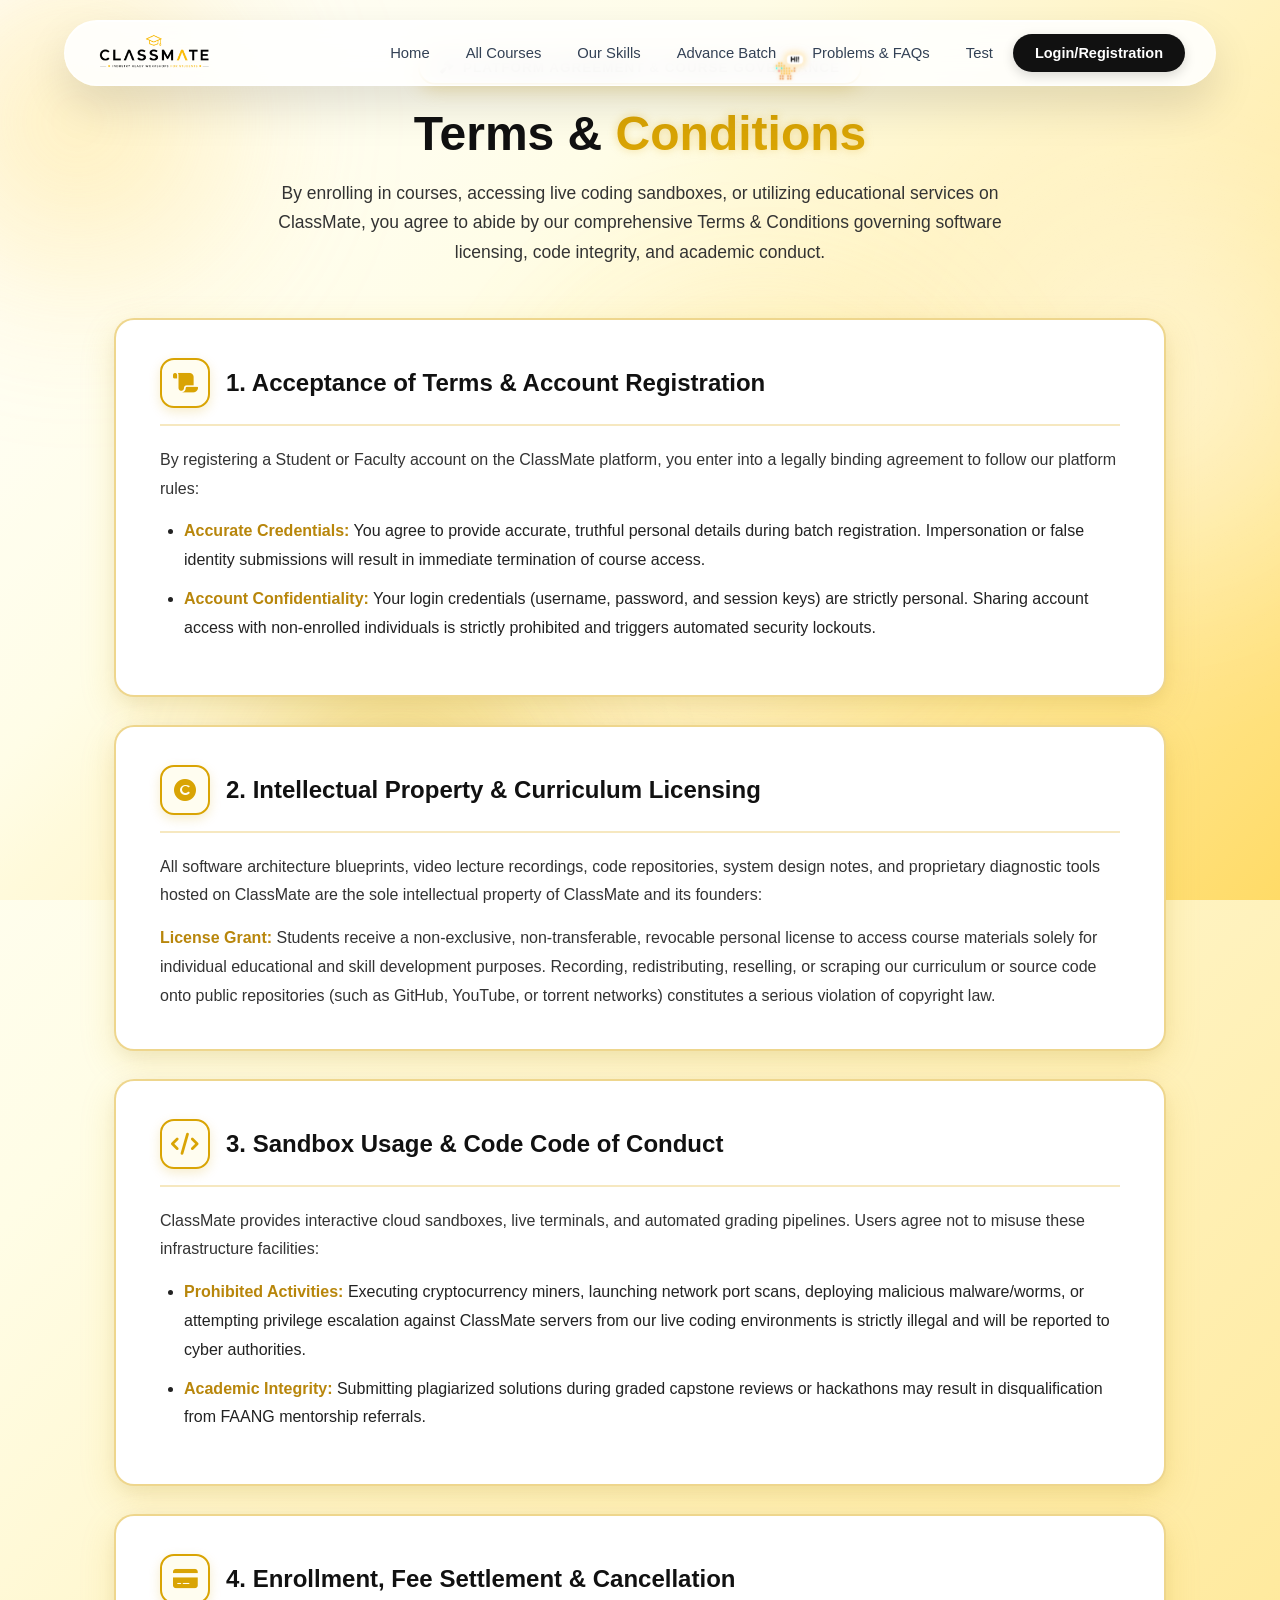
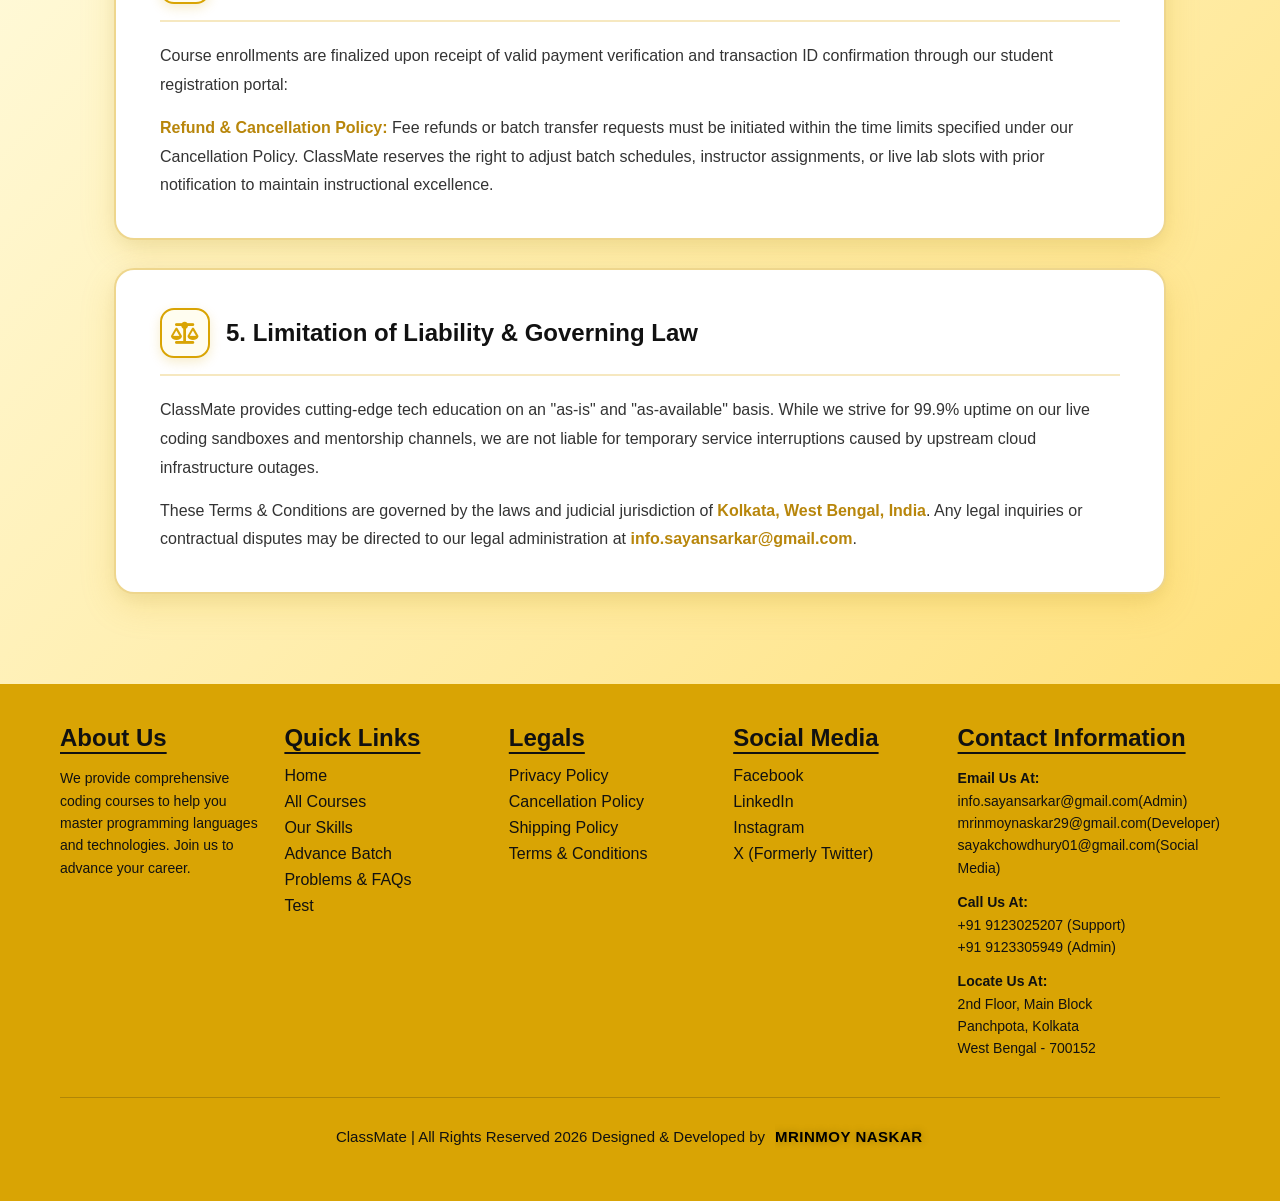
<file: terms.html>
<!DOCTYPE html>
<html lang="en">
<head>
    <meta charset="UTF-8">
    <meta name="viewport" content="width=device-width, initial-scale=1.0">
    <title>Terms & Conditions - ClassMate | Platform Rules & Licensing</title>
    <meta name="description" content="Read the Terms and Conditions of using ClassMate online learning platform, live sandboxes, batch enrollments, and software engineering curriculum.">

    <link rel="preconnect" href="https://fonts.googleapis.com">
    <link rel="preconnect" href="https://fonts.gstatic.com" crossorigin>
    <link href="https://fonts.googleapis.com/css2?family=Poppins:wght@300;400;500;600;700;800&display=swap" rel="stylesheet">
    <link rel="stylesheet" href="https://cdnjs.cloudflare.com/ajax/libs/font-awesome/6.4.0/css/all.min.css">
    <link rel="stylesheet" href="style.css">
</head>
<body class="legal-page-body">

    <!-- 3D Live Color Animated Background -->
    <div class="live-bg-container legal-live-bg">
        <div class="color-orb skills-orb-1"></div>
        <div class="color-orb skills-orb-2"></div>
        <div class="color-orb skills-orb-3"></div>
        <div class="color-orb skills-orb-4"></div>
        <div class="color-orb skills-orb-5"></div>
    </div>

    <!-- Navigation Bar -->
    <nav class="navbar">
        <a href="index.html" class="logo"><img src="classmate.png" alt="ClassMate Logo"></a>
        <ul class="nav-links">
            <li><a href="index.html">Home</a></li>
            <li><a href="course.html">All Courses</a></li>
            <li><a href="skills.html">Our Skills</a></li>
            <li><a href="advance.html">Advance Batch</a></li>
            <li><a href="faq.html">Problems & FAQs</a></li>
            <li><a href="https://classmates.kesug.com/index.php?i=1">Test</a></li>
            <li><a href="login.html" class="login-btn">Login/Registration</a></li>
        </ul>
        <!-- Live Pixel Cat -->
        <div class="cat" id="cat">
            <div class="pixel dark tail" style="left:0;top:12px;"></div>
            <div class="pixel dark tail" style="left:0;top:8px;"></div>
            <div class="pixel" style="left:8px;top:8px;"></div>
            <div class="pixel" style="left:12px;top:8px;"></div>
            <div class="pixel" style="left:16px;top:8px;"></div>
            <div class="pixel" style="left:20px;top:8px;"></div>
            <div class="pixel" style="left:4px;top:12px;"></div>
            <div class="pixel" style="left:8px;top:12px;"></div>
            <div class="pixel" style="left:12px;top:12px;"></div>
            <div class="pixel" style="left:16px;top:12px;"></div>
            <div class="pixel" style="left:20px;top:12px;"></div>
            <div class="pixel" style="left:24px;top:12px;"></div>
            <div class="pixel" style="left:8px;top:16px;"></div>
            <div class="pixel" style="left:12px;top:16px;"></div>
            <div class="pixel" style="left:16px;top:16px;"></div>
            <div class="pixel" style="left:20px;top:16px;"></div>
            <div class="pixel" style="left:20px;top:0;"></div>
            <div class="pixel" style="left:24px;top:0;"></div>
            <div class="pixel" style="left:16px;top:4px;"></div>
            <div class="pixel" style="left:20px;top:4px;"></div>
            <div class="pixel" style="left:24px;top:4px;"></div>
            <div class="pixel" style="left:28px;top:4px;"></div>
            <div class="pixel eye" style="left:20px;top:8px;"></div>
            <div class="pixel eye" style="left:28px;top:8px;"></div>
            <div class="pixel nose" style="left:24px;top:12px;"></div>
            <!-- 4 Articulated Running Legs & Waving Paw -->
            <div class="leg back-left" style="position:absolute; left:6px; top:20px; transform-origin:2px 2px;"><div class="pixel dark" style="left:0;top:0;"></div><div class="pixel dark" style="left:0;top:4px;"></div></div>
            <div class="leg back-right" style="position:absolute; left:10px; top:20px; transform-origin:2px 2px;"><div class="pixel dark" style="left:0;top:0;"></div><div class="pixel dark" style="left:0;top:4px;"></div></div>
            <div class="leg front-left" style="position:absolute; left:18px; top:20px; transform-origin:2px 2px;"><div class="pixel dark" style="left:0;top:0;"></div><div class="pixel dark" style="left:0;top:4px;"></div></div>
            <div class="leg front-right" style="position:absolute; left:22px; top:20px; transform-origin:2px 2px;"><div class="pixel dark" style="left:0;top:0;"></div><div class="pixel dark" style="left:0;top:4px;"></div></div>
            <span class="cat-hi-bubble">HI!</span>
        </div>
    </nav>

    <!-- Main Legal Content Area -->
    <main class="legal-main-wrapper">
        <section class="legal-header">
            <span class="legal-badge"><i class="fas fa-gavel"></i> PLATFORM AGREEMENT & COURSE GOVERNANCE</span>
            <h1>Terms & <span class="neon-text">Conditions</span></h1>
            <p>
                By enrolling in courses, accessing live coding sandboxes, or utilizing educational services on ClassMate, you agree to abide by our comprehensive Terms & Conditions governing software licensing, code integrity, and academic conduct.
            </p>
        </section>

        <section class="legal-card-grid">
            <div class="legal-card">
                <div class="legal-card-header">
                    <div class="legal-icon-box"><i class="fas fa-scroll"></i></div>
                    <h2>1. Acceptance of Terms & Account Registration</h2>
                </div>
                <div class="legal-card-body">
                    <p>By registering a Student or Faculty account on the ClassMate platform, you enter into a legally binding agreement to follow our platform rules:</p>
                    <ul>
                        <li><strong>Accurate Credentials:</strong> You agree to provide accurate, truthful personal details during batch registration. Impersonation or false identity submissions will result in immediate termination of course access.</li>
                        <li><strong>Account Confidentiality:</strong> Your login credentials (username, password, and session keys) are strictly personal. Sharing account access with non-enrolled individuals is strictly prohibited and triggers automated security lockouts.</li>
                    </ul>
                </div>
            </div>

            <div class="legal-card">
                <div class="legal-card-header">
                    <div class="legal-icon-box"><i class="fas fa-copyright"></i></div>
                    <h2>2. Intellectual Property & Curriculum Licensing</h2>
                </div>
                <div class="legal-card-body">
                    <p>All software architecture blueprints, video lecture recordings, code repositories, system design notes, and proprietary diagnostic tools hosted on ClassMate are the sole intellectual property of ClassMate and its founders:</p>
                    <p><strong>License Grant:</strong> Students receive a non-exclusive, non-transferable, revocable personal license to access course materials solely for individual educational and skill development purposes. Recording, redistributing, reselling, or scraping our curriculum or source code onto public repositories (such as GitHub, YouTube, or torrent networks) constitutes a serious violation of copyright law.</p>
                </div>
            </div>

            <div class="legal-card">
                <div class="legal-card-header">
                    <div class="legal-icon-box"><i class="fas fa-code"></i></div>
                    <h2>3. Sandbox Usage & Code Code of Conduct</h2>
                </div>
                <div class="legal-card-body">
                    <p>ClassMate provides interactive cloud sandboxes, live terminals, and automated grading pipelines. Users agree not to misuse these infrastructure facilities:</p>
                    <ul>
                        <li><strong>Prohibited Activities:</strong> Executing cryptocurrency miners, launching network port scans, deploying malicious malware/worms, or attempting privilege escalation against ClassMate servers from our live coding environments is strictly illegal and will be reported to cyber authorities.</li>
                        <li><strong>Academic Integrity:</strong> Submitting plagiarized solutions during graded capstone reviews or hackathons may result in disqualification from FAANG mentorship referrals.</li>
                    </ul>
                </div>
            </div>

            <div class="legal-card">
                <div class="legal-card-header">
                    <div class="legal-icon-box"><i class="fas fa-credit-card"></i></div>
                    <h2>4. Enrollment, Fee Settlement & Cancellation</h2>
                </div>
                <div class="legal-card-body">
                    <p>Course enrollments are finalized upon receipt of valid payment verification and transaction ID confirmation through our student registration portal:</p>
                    <p><strong>Refund & Cancellation Policy:</strong> Fee refunds or batch transfer requests must be initiated within the time limits specified under our Cancellation Policy. ClassMate reserves the right to adjust batch schedules, instructor assignments, or live lab slots with prior notification to maintain instructional excellence.</p>
                </div>
            </div>

            <div class="legal-card">
                <div class="legal-card-header">
                    <div class="legal-icon-box"><i class="fas fa-scale-balanced"></i></div>
                    <h2>5. Limitation of Liability & Governing Law</h2>
                </div>
                <div class="legal-card-body">
                    <p>ClassMate provides cutting-edge tech education on an "as-is" and "as-available" basis. While we strive for 99.9% uptime on our live coding sandboxes and mentorship channels, we are not liable for temporary service interruptions caused by upstream cloud infrastructure outages.</p>
                    <p>These Terms & Conditions are governed by the laws and judicial jurisdiction of <strong>Kolkata, West Bengal, India</strong>. Any legal inquiries or contractual disputes may be directed to our legal administration at <strong>info.sayansarkar@gmail.com</strong>.</p>
                </div>
            </div>
        </section>
    </main>

    <!-- Footer -->
    <footer>
        <div class="footer-content">
            <div class="footer-column">
                <h3>About Us</h3>
                <p>We provide comprehensive coding courses to help you master programming languages and technologies. Join us to advance your career.</p>
            </div>
            <div class="footer-column">
                <h3>Quick Links</h3>
                <ul>
                    <li><a href="index.html">Home</a></li>
                    <li><a href="course.html">All Courses</a></li>
                    <li><a href="skills.html">Our Skills</a></li>
                    <li><a href="advance.html">Advance Batch</a></li>
                    <li><a href="faq.html">Problems & FAQs</a></li>
                    <li><a href="https://classmates.kesug.com/index.php?i=1">Test</a></li>
                </ul>
            </div>
            <div class="footer-column">
                <h3>Legals</h3>
                <ul>
                    <li><a href="privacy.html">Privacy Policy</a></li>
                    <li><a href="#">Cancellation Policy</a></li>
                    <li><a href="#">Shipping Policy</a></li>
                    <li><a href="terms.html">Terms & Conditions</a></li>
                </ul>
            </div>
            <div class="footer-column">
                <h3>Social Media</h3>
                <ul>
                    <li><a href="#">Facebook</a></li>
                    <li><a href="#">LinkedIn</a></li>
                    <li><a href="#">Instagram</a></li>
                    <li><a href="#">X (Formerly Twitter)</a></li>
                </ul>
            </div>
            <div class="footer-column contact-info">
                <h3>Contact Information</h3>
                <p><strong>Email Us At:</strong><br>info.sayansarkar@gmail.com(Admin)<br>mrinmoynaskar29@gmail.com(Developer)<br>sayakchowdhury01@gmail.com(Social Media)</p>
                <p><strong>Call Us At:</strong><br>+91 9123025207 (Support)<br>+91 9123305949 (Admin)</p>
                <p><strong>Locate Us At:</strong><br>2nd Floor, Main Block<br>Panchpota, Kolkata<br>West Bengal - 700152</p>
            </div>
        </div>
        <hr class="footer-divider">
        <div class="footer-bottom">
            <p>ClassMate | All Rights Reserved 2026 Designed & Developed by <span class="casino-roller" title="Click to spin reel!"><span class="casino-window"><span class="casino-reel"><span class="casino-item">MRINMOY NASKAR</span></span></span></span></p>
        </div>
    </footer>

    <!-- Login Modal -->
    <div id="loginModal" class="modal">
        <div class="modal-content">
            <span class="close-btn" id="closeModal">&times;</span>
            <div class="modal-header">
                <h2>Welcome Back</h2>
                <p>Select your portal to continue</p>
            </div>
            <div class="portal-grid">
                <a href="student_login.html" class="portal-card student">
                    <div class="portal-icon"><i class="fas fa-user-graduate"></i></div>
                    <h3>Student Portal</h3>
                    <p>Access your enrolled courses, live classes, assignments, and study materials.</p>
                </a>
                <a href="admin_login.html" class="portal-card admin">
                    <div class="portal-icon"><i class="fas fa-user-shield"></i></div>
                    <h3>Admin Portal</h3>
                    <p>Manage courses, student enrollments, faculty schedules, and platform settings.</p>
                </a>
            </div>
        </div>
    </div>

    <script src="classmate.js" defer></script>
</body>
</html>
</file>
<file: style.css>
/* ########################################################################## */
/*                    START OF GENERAL & INDEX.HTML CSS                       */
/*        Shared Reset, Navbar, Footer, Modals, and Home Page Styles         */
/* ########################################################################## */

*{
    margin:0;
    padding:0;
    box-sizing:border-box;
    font-family:'Roboto', sans-serif;
}

body{
    background:#f8faff;
    color:#333;
    position: relative;
    min-height: 100vh;
}

/* Navbar */

.navbar, .navbar * {
    font-family: 'Roboto', sans-serif !important;
}

.navbar {
    width: 90% !important; /* Changed from 95% */
    max-width: 1200px !important; /* Added max-width */
    margin: 0 auto !important; /* For centering */
    padding: 12px 30px !important; /* Adjusted padding */
    display: flex !important;
    justify-content: space-between !important;
    align-items: center !important;
    background: rgba(255, 255, 255, 0.88) !important;
    backdrop-filter: blur(12px) !important;
    -webkit-backdrop-filter: blur(12px) !important;
    border: 1px solid rgba(255, 255, 255, 0.85) !important;
    border-radius: 100px !important; /* Pill shape */
    box-shadow: 0 20px 45px rgba(0, 0, 0, 0.12), inset 0 1px 1px rgba(255, 255, 255, 0.95), inset 0 -1px 1px rgba(255, 255, 255, 0.4) !important;
    position: fixed !important;
    top: 20px !important;
    left: 0 !important;
    right: 0 !important;
    z-index: 1000 !important;
    height: 66px !important; /* Fixed height */
    transition: transform 0.3s cubic-bezier(0.25, 0.8, 0.25, 1), box-shadow 0.3s ease !important;
    will-change: transform;
    contain: layout; /* Performance optimization */
}

.logo{
    font-family: 'Roboto', sans-serif !important;
    font-size: 24px !important;
    font-weight: 600 !important;
    text-decoration: none !important;
    letter-spacing: -0.5px !important;
    color: #111111 !important;
}

.logo img {
    height: 40px !important;
    width: auto !important;
    display: block !important;
}

.nav-links{
    display: flex !important;
    list-style: none !important; /* remove bullets */
    gap: 4px !important; /* space between links */
    align-items: center !important;
    margin: 0 !important;
    padding: 0 !important; /* remove default padding */
    position: relative !important;
    flex-wrap: nowrap !important;
    white-space: nowrap !important;
}

.nav-links li {
    display: inline-flex !important;
    align-items: center !important;
    white-space: nowrap !important;
    flex-shrink: 0 !important;
}

.nav-links a{
    font-family: 'Roboto', sans-serif !important;
    text-decoration: none !important;
    color: #334155 !important;
    font-size: 14.8px !important; /* Adjusted font size */
    font-weight: 500 !important;
    padding: 8px 16px !important;
    border-radius: 100px !important;
    transition: all 0.3s cubic-bezier(0.25, 0.8, 0.25, 1) !important; /* Faster transition */
    display: inline-block !important;
    line-height: 1.4 !important;
    position: relative;
    z-index: 2 !important;
    white-space: nowrap !important;
    word-break: keep-all !important;
    flex-shrink: 0 !important;
}

.nav-links a:hover{
    color: rgb(4, 29, 92) !important;
    background: rgba(30, 41, 59, 0.1) !important;
    box-shadow: 0 5px 13px rgba(58, 48, 82, 0.1) !important; /* Subtle shadow on hover */
    transform: translateY(-5px) !important;
    white-space: nowrap !important;
}

.nav-links a.active {
    color: #ffffff !important;
    background: #1e293b !important;
    font-weight: 600 !important; /* Bolder for active link */
    box-shadow: 0 3px 10px rgba(15, 23, 42, 0.22), inset 0 1px 0 rgba(255, 255, 255, 0.18) !important;
    white-space: nowrap !important;
}

.nav-links a.active:hover {
    color: #ffffff !important;
    background: #1e293b !important;
    box-shadow: 0 6px 18px rgba(15, 23, 42, 0.35), inset 0 1px 0 rgba(255, 255, 255, 0.18) !important;
    transform: none !important; /* Active link doesn't move on hover */
    white-space: nowrap !important;
}

.nav-links .login-btn{
    font-family: 'Roboto', sans-serif !important;
    background: yellow !important;
    color: black !important;
    font-size: 14.5px !important;
    font-weight: 600 !important;
    box-shadow: 0 4px 12px rgba(0, 0, 0, 0.15) !important;
    padding: 9px 22px !important;
    border-radius: 100px !important;    
    transition: all 0.3s ease !important; /* Faster transition */
    position: relative !important;
    z-index: 3 !important;
    white-space: nowrap !important;
    word-break: keep-all !important;
    flex-shrink: 0 !important;
}

.nav-links .login-btn:hover{
    background: #02154c !important; /* Dark Blue */
    color: #ffffff !important;
    box-shadow: 0 6px 16px rgba(29, 78, 216, 0.3) !important; /* Blue glow on hover */
    transform: translateY(-5px) !important;
    white-space: nowrap !important;
}

/* ========================================================================== */
/*                              LIVE NAVBAR CAT                               */
/* ========================================================================== */

.cat {
    position: absolute !important;
    bottom: 2px !important;
    top: auto !important;
    width: 32px !important;
    height: 32px !important;
    image-rendering: pixelated !important;
    z-index: 1 !important;
    pointer-events: none !important;
    transform-origin: bottom center !important;
    transform: scale(0.76, 0.76) translateZ(0);
    will-change: transform;
    backface-visibility: hidden;
    filter: drop-shadow(0 0 3.5px rgba(255, 174, 0, 0.6));
}

/* Realistic Dot-Matrix Circular LED Dots with sharp hardware grid gap (Smaller Dot Matrix) */
.pixel {
    position: absolute !important;
    width: 2.4px !important;
    height: 2.4px !important;
    border-radius: 50% !important;
    background: #ffae00 !important;
    box-shadow: 0 0 2.2px #ff9800, inset 0 0 0.8px rgba(255, 255, 255, 0.9) !important;
}

.dark {
    background: #e67e22 !important;
    box-shadow: 0 0 2.2px #d35400, inset 0 0 0.8px rgba(255, 255, 255, 0.6) !important;
}

.eye {
    background: #00ffff !important;
    box-shadow: 0 0 3.5px #00ffff, inset 0 0 1px #fff !important;
}

.nose {
    background: #ff4b72 !important;
    box-shadow: 0 0 2.5px #ff4b72, inset 0 0 0.8px #fff !important;
}

.tail {
    animation: catTail 0.3s infinite alternate !important;
    transform-origin: right center !important;
}

/* 4 Articulated Running Legs (Alternating Scissor Action) */
.leg.back-left,
.leg.front-right {
    animation: catStrideA 0.22s infinite alternate ease-in-out !important;
    transform-origin: 2px 2px !important;
}

.leg.back-right,
.leg.front-left {
    animation: catStrideB 0.22s infinite alternate ease-in-out !important;
    transform-origin: 2px 2px !important;
}

/* Airborne Jump States */
.cat.cat-jumping .tail {
    animation: none !important;
    transform: rotate(-35deg) !important;
}

.cat.cat-jumping .leg {
    animation: none !important;
    transform: translateY(-2.5px) scaleY(1.3) rotate(-10deg) !important;
}

/* Waving Paw State ("Says Hi with his paw") */
.cat.cat-waving .leg.back-left,
.cat.cat-waving .leg.back-right,
.cat.cat-waving .leg.front-left {
    animation: none !important;
    transform: rotate(0deg) !important;
}

.cat.cat-waving .leg.front-right {
    animation: pawSayHi 0.24s infinite alternate ease-in-out !important;
    transform-origin: 2px 2px !important;
    z-index: 5 !important;
}

.cat.cat-waving .eye {
    box-shadow: 0 0 6px #00ffff, 0 0 10px #fff !important;
    transform: scale(1.15);
}

/* Speech Bubble on Mouth when saying HI (White background as requested) */
.cat-hi-bubble {
    position: absolute !important;
    left: 27px !important;
    top: -10px !important;
    background: #ffffff !important;
    color: #000 !important;
    font-family: 'Roboto', sans-serif !important;
    font-size: 8.5px !important;
    font-weight: 800 !important;
    padding: 1px 4.5px !important;
    border-radius: 4px !important;
    line-height: 1.1 !important;
    box-shadow: 0 0 6px #ffffff, 0 0 12px rgba(255, 255, 255, 0.8) !important;
    opacity: 0 !important;
    transform: scale(0) !important;
    transition: opacity 0.2s, transform 0.2s !important;
    pointer-events: none !important;
    z-index: 10 !important;
}

.cat.cat-waving .cat-hi-bubble {
    opacity: 1 !important;
    animation: hiBubblePulse 0.35s infinite alternate ease-in-out !important;
}

@keyframes hiBubblePulse {
    from { transform: scale(1.2) translateY(0px); }
    to { transform: scale(1.3) translateY(-1.5px); }
}

/* Speech Bubble when Falling Down ("OMG!!") */
.cat.cat-slipping .cat-hi-bubble {
    opacity: 1 !important;
    background: #ffffff !important;
    color: #ff0000 !important;
    border: 1.2px solid #ff0000 !important;
    box-shadow: 0 0 10px #ff0000, 0 0 15px #ffffff !important;
    animation: omgBubbleShake 0.08s infinite alternate ease-in-out !important;
}

@keyframes omgBubbleShake {
    from { transform: scale(1.28) rotate(-8deg) translateY(-2px); }
    to { transform: scale(1.38) rotate(8deg) translateY(1.5px); }
}

/* ========================================================================== */
/*           REALISTIC SLIPPING & FALLING DOWN FROM NAVBAR LEDGE             */
/* ========================================================================== */

/* When slipping in the middle or off the edge, front paws hook while hind legs bicycle frantically to climb back up! */
.cat.cat-slipping .leg.back-left,
.cat.cat-slipping .leg.back-right {
    animation: catRealisticPaddleLegs 0.11s infinite alternate ease-in-out !important;
    transform-origin: 2px 2px !important;
}

/* Front paws reach and pull against the glass edge */
.cat.cat-slipping .leg.front-left,
.cat.cat-slipping .leg.front-right {
    animation: catRealisticHookPaws 0.16s infinite alternate ease-in-out !important;
    transform-origin: 2px 2px !important;
}

.cat.cat-slipping .tail {
    animation: catRealisticLashTail 0.11s infinite alternate ease-in-out !important;
}

/* Shocked wide eyes when dangling below the ledge! */
.cat.cat-slipping .eye {
    background: #ff1111 !important;
    box-shadow: 0 0 10px #ff0000, inset 0 0 2.5px #fff !important;
    transform: scale(1.45) !important;
}

/* During the heave/climb recovery phase */
.cat.cat-climbing .leg {
    animation: none !important;
    transform: translateY(-4px) rotate(-15deg) scaleY(1.2) !important;
}

.cat.cat-climbing .tail {
    transform: rotate(-45deg) !important;
}

@keyframes catRealisticPaddleLegs {
    from { transform: translateY(-4px) rotate(-50deg) scaleY(1.45); }
    to { transform: translateY(4.5px) rotate(45deg) scaleY(1.45); }
}

@keyframes catRealisticHookPaws {
    from { transform: translateY(-6px) rotate(35deg) scaleY(1.1); }
    to { transform: translateY(-2px) rotate(15deg) scaleY(1.3); }
}

@keyframes catRealisticLashTail {
    from { transform: rotate(-75deg) scale(1.35); }
    to { transform: rotate(75deg) scale(1.35); }
}

@keyframes catStrideA {
    from { transform: rotate(-32deg) translateY(-1px); }
    to { transform: rotate(32deg) translateY(0px); }
}

@keyframes catStrideB {
    from { transform: rotate(32deg) translateY(0px); }
    to { transform: rotate(-32deg) translateY(-1px); }
}

@keyframes pawSayHi {
    from { transform: translate(4px, -14px) rotate(-115deg) scale(1.15); }
    to { transform: translate(4px, -14px) rotate(-145deg) scale(1.15); }
}

@keyframes catTail {
    from { transform: rotate(-15deg); }
    to { transform: rotate(15deg); }
}

/* Intermediate Laptop/Medium Responsive Adjustments */
@media (max-width: 1250px) {
    .navbar {
        width: 96% !important;
        padding: 10px 20px !important;
    }
    .nav-links {
        gap: 2px !important;
    }
    .nav-links a {
        font-size: 13.8px !important;
        padding: 7px 13px !important;
    }
    .nav-links .login-btn {
        font-size: 13.8px !important;
        padding: 8px 18px !important;
    }
}

/* Hero Section */

.hero{
    min-height:90vh;
    display:flex;
    align-items:center;
    background:linear-gradient(135deg,orange, rgb(254, 239, 195));
    color:#fff;
    padding: 175px 8% 40px 8% !important;
}

.hero-content{
    display:flex;
    justify-content:space-between;
    align-items:center;
    width:100%;
    gap:50px;
}

.hero-text{
    flex:1;
}

.hero-text h1{
    font-size:60px;
    margin-bottom:20px;
}

.hero-text p{
    font-size:18px;
    margin-bottom:25px;
}

.hero-buttons{
    display:flex;
    gap:15px;
}

.btn{
    text-decoration:none;
    padding:14px 28px;
    border-radius:30px;
    font-weight:600;
    transition: all 0.3s ease;
}

.primary-btn{
    background:#fff;
    color:#2563eb;
}

.primary-btn:hover{
    background: black;
    color: white;
    transform: translateY(-5px);
    box-shadow: 0 15px 30px rgba(0,0,0,0.15);
}

.secondary-btn{
    border:2px solid #fff;
    color:#fff;
}

.secondary-btn:hover{
    background: black;
    color: white;
    border-color: black;
    transform: translateY(-5px);
    box-shadow: 0 15px 30px rgba(0,0,0,0.15);
}

.hero-image img{
    width:550px;
    max-width:100%;
    background:#f48c06;
    border: 6px solid black;
    border-radius: 40px;
    padding: 15px;
}

/* Features */

.features-section{
    padding:80px 8%;
    text-align:center;
}

.features-section h2{
    font-size:40px;
    margin-bottom:40px;
}

.features{
    display:flex;
    gap:25px;
    flex-wrap:nowrap; /* Ensure cards stay in one line */
}

.card{
    background:#fff;
    padding:30px;
    width:300px;
    border-radius:20px;
    box-shadow:0 5px 20px rgba(0,0,0,0.1);
    transition: transform 0.3s ease, box-shadow 0.3s ease;
    white-space: normal; /* Allow text to wrap inside the card */
}

.card:hover{
    transform: translateY(-10px);
    box-shadow: 0 15px 30px rgba(0,0,0,0.15);
}

.card h3{
    margin-bottom:15px;
}


/* Courses */

.courses-section{
    padding:80px 8%;
    text-align:center;
}

.courses-section h2{
    font-size:40px;
    margin-bottom:40px;
}

.course-container{
    display:flex;
    gap:25px;
    justify-content:center;
    flex-wrap:wrap;
}

.course-card{
    background:#fff;
    width:320px;
    padding:30px;
    border-radius:20px;
    box-shadow:0 5px 20px rgba(0,0,0,0.1);
}

.course-card h3{
    margin-bottom:15px;
}

.course-card p{
    margin-bottom:20px;
}

.course-card button{
    background:#2563eb;
    color:#fff;
    border:none;
    padding:12px 20px;
    border-radius:30px;
    cursor:pointer;
}

/* Footer */

footer{
    background: #D9A404;
    color: #111111;
    padding: 40px 60px;
    margin-top:50px;
    position: relative;
    z-index: 10;
}

.footer-content {
    display: grid;
    grid-template-columns: repeat(5, 1fr);
    gap: 20px;
}

.footer-column h3 {
    font-size: 24px;
    margin-bottom: 15px;
    text-decoration: underline;
    text-underline-offset: 6px;
}

.footer-column ul {
    list-style: none;
    padding: 0;
}

.footer-column ul li {
    margin-bottom: 8px;
}

.footer-column ul li a {
    color: #111111;
    text-decoration: none;
    font-size: 16px;
    transition: color 0.3s ease, transform 0.3s ease;
    display: inline-block;
}

.footer-column ul li a:hover {
    color: #fff;
    transform: translateX(5px);
}

.footer-column p {
    font-size: 14px;
    line-height: 1.6;
    margin-bottom: 12px;
}

.footer-divider {
    border: none;
    border-top: 1px solid rgba(17, 17, 17, 0.2);
    margin: 25px 0 15px 0;
}

.footer-bottom {
    text-align: center;
    padding: 10px 0;
    display: flex;
    align-items: center;
    justify-content: center;
    flex-wrap: wrap;
    gap: 8px;
}

.footer-bottom p {
    margin: 0;
    display: inline-flex;
    align-items: center;
    justify-content: center;
    flex-wrap: wrap;
    gap: 6px;
    font-size: 15px;
}

.casino-roller {
    display: inline-flex;
    align-items: center;
    background: transparent;
    border: none;
    padding: 0;
    margin: 0 4px;
    box-shadow: none;
    vertical-align: middle;
    cursor: pointer;
    transition: transform 0.2s ease;
    user-select: none;
    position: relative;
    overflow: hidden;
}

.casino-roller:hover {
    transform: translateY(-1px);
}

.casino-roller.slot-spinning {
    border: none;
    box-shadow: none;
}

.casino-window {
    position: relative;
    display: inline-block;
    height: 28px;
    line-height: 28px;
    overflow: hidden;
    vertical-align: middle;
    width: 165px;
    min-width: 165px;
    max-width: 165px;
    text-align: left;
}

.casino-window::after {
    display: none;
}

.casino-reel {
    display: flex;
    flex-direction: column;
    will-change: transform;
    transform: translateZ(0);
    backface-visibility: hidden;
    width: 100%;
}

.casino-item {
    height: 28px;
    line-height: 28px;
    display: flex;
    align-items: center;
    justify-content: flex-start;
    font-weight: 800;
    font-size: 15px;
    color: #000000;
    text-shadow: 0 0 8px rgba(0, 0, 0, 0.25);
    white-space: nowrap;
    letter-spacing: 0.5px;
    text-transform: uppercase;
}

.casino-item.spinning-blur {
    filter: blur(1.5px);
    opacity: 0.8;
}

@media (max-width: 600px) {
    .footer-bottom p {
        font-size: 13px;
    }
    .casino-window {
        height: 26px;
        line-height: 26px;
        width: 145px;
        min-width: 145px;
        max-width: 145px;
    }
    .casino-item {
        height: 26px;
        line-height: 26px;
        font-size: 13.5px;
    }
}


/* Responsive */

@media(max-width:900px){

    .navbar {
        flex-direction: column;
        gap: 15px;
        padding: 20px !important; /* Ensure padding is applied */
        border-radius: 24px !important; /* Softer radius for stacked layout */
        width: 95% !important;
        height: auto !important; /* Allow height to grow */
    }

    .nav-links{
        flex-wrap:wrap;
        justify-content: center;
    }

    .hero-content{
        flex-direction:column;
        text-align:center;
        padding:50px 0;
    }

    .hero-text h1{
        font-size:42px;
    }

    .hero-buttons{
        justify-content:center;
    }

    .hero-image img{
        width:90%;
        max-width:400px;
    }

    footer {
        padding: 30px 20px;
    }

    .footer-content {
        grid-template-columns: repeat(auto-fit, minmax(200px, 1fr));
        gap: 25px;
    }

    .footer-column h3 {
        font-size: 20px;
    }

    .footer-column ul li a {
        font-size: 15px;
    }
}

/* Modal Styles */
.modal {
    display: flex; /* Use flexbox for centering */
    align-items: center;
    justify-content: center;
    visibility: hidden; /* Hidden by default */
    opacity: 0;
    position: fixed; 
    z-index: 2000; /* Stays on top of the navbar */
    left: 0;
    top: 0;
    width: 100%; 
    height: 100%; 
    background-color: rgba(0, 0, 0, 0.6); /* Dim background */
    transition: opacity 0.3s ease, visibility 0.3s ease;
}

.modal.show {
    visibility: visible;
    opacity: 1;
}

.modal-content {
    background: rgba(255, 255, 255, 0.4);
    backdrop-filter: blur(10px);
    border: 1px solid rgba(255, 255, 255, 0.2);
    margin: 3% auto;
    padding: 32px 24px 24px 24px;
    border-radius: 28px;
    width: 90%;
    max-width: 450px;
    position: relative;
    box-shadow: 0 24px 38px 3px rgba(0,0,0,0.14), 0 9px 46px 8px rgba(0,0,0,0.12), 0 11px 15px -7px rgba(0,0,0,0.2);
    max-height: 90vh;
    transform: scale(0.95);
    transition: transform 0.3s ease;
    overflow-y: auto;
}

.modal.show .modal-content {
    transform: scale(1);
}

.close-btn {
    position: absolute;
    top: 15px;
    right: 20px;
    color: #555;
    font-size: 28px;
    font-weight: normal;
    cursor: pointer;
    z-index: 10;
    transition: color 0.2s ease;
}

.close-btn:hover {
    color: #1f1f1f;
}

/* --- Login Form Styles --- */
.login-container {
    padding: 20px;
    text-align: center;
    background: rgba(255, 255, 255, 0.4);
    min-height: 100vh;
    overflow-y: auto;
}

.login-container h2 {
    margin-bottom: 25px;
    color: #333;
}

/* Popup Header Styles */
.popup-header {
    text-align: center;
    margin-bottom: 10px;
}

.popup-logo {
    height: 40px;
    width: auto;
    margin-bottom: 5px;
}

h2.popup-greeting {
    font-size: 22px;
    font-weight: 700;
    margin-bottom: 5px;
}

.popup-greeting .text-black {
    color: #111827;
}

.popup-greeting .text-yellow {
    color: red; /* A prominent amber/yellow for better visibility on white background */
}

.login-container form,
#loginForm,
#registerForm,
#bookCourseForm,
#adminLoginForm {
    display: flex;
    flex-direction: column;
    gap: 8px;
    text-align: left;
    background: linear-gradient(135deg, orange, yellow);
    padding: 15px;
    border-radius: 20px;
    box-shadow: 0 4px 15px rgba(0,0,0,0.1);
}

.form-group label {
    font-weight: 500;
    margin-bottom: 2px;
    display: block;
    font-size: 13px;
    color: #444746;
}

.login-container form input,
#loginForm input,
#registerForm input,
#bookCourseForm input,
#bookCourseForm select,
#adminLoginForm input {
    width: 100%;
    padding: 8px 15px;
    border: 1px solid transparent;
    border-radius: 100px;
    font-size: 14px;
    background-color: #f1f3f4;
    color: #1f1f1f;
    outline: none;
    transition: border-color 0.3s, background-color 0.3s, box-shadow 0.3s;
}

.login-container form input:focus,
#loginForm input:focus,
#registerForm input:focus,
#bookCourseForm input:focus,
#bookCourseForm select:focus,
#adminLoginForm input:focus {
    border-color: #0b57d0;
    background-color: #fff;
    box-shadow: 0 0 0 1px #0b57d0;
}

.login-container form .login-btn,
#loginForm button[type="submit"],
#registerForm button[type="submit"],
#bookCourseForm button[type="submit"],
#adminLoginForm button[type="submit"] {
    background: #0b57d0;
    color: #fff;
    border: none;
    padding: 9px;
    font-size: 14px;
    font-weight: 500;
    letter-spacing: 0.25px;
    border-radius: 100px;
    cursor: pointer;
    transition: background 0.3s ease, transform 0.2s ease, box-shadow 0.2s ease;
    margin-top: 8px;
}

.login-container form .login-btn:hover,
#loginForm button[type="submit"]:hover,
#registerForm button[type="submit"]:hover,
#bookCourseForm button[type="submit"]:hover,
#adminLoginForm button[type="submit"]:hover {
    background: #0842a0;
    transform: translateY(-5px);
    box-shadow: 0 1px 3px 0 rgba(0,0,0,0.3), 0 4px 8px 3px rgba(0,0,0,0.15);
}

/* Custom styling for file input */
#bookCourseForm input[type="file"] {
    background-color: white;
    color: white;
    padding: 12px;
    border-radius: 100px;
}

#bookCourseForm input[type="file"]::file-selector-button {
    display: none; /* Hide the default "Choose File" button */
}

.register-link {
    text-align: center;
    margin-top: 8px;
    font-size: 13px;
    color: #444746;
}

.register-link a {
    color: #0b57d0;
    text-decoration: none;
    font-weight: 600;
}

.register-link a:hover {
    text-decoration: underline;
}

/* Our People Profile Styles */
.our-people-content {
    max-width: 1100px; /* Expanded for 3 side-by-side profiles */
}

.profiles-container {
    display: flex;
    flex-direction: column;
    gap: 30px;
}

@media(min-width: 768px) {
    .profiles-container {
        flex-direction: row;
        justify-content: center;
        align-items: stretch;
    }
}

.developer-profile {
    flex: 1;
    display: flex;
    flex-direction: column;
    background: linear-gradient(135deg, orange, yellow);
    border: 4px solid #000;
    border-radius: 0;
    box-shadow: 8px 8px 0px #000;
    text-align: center;
    padding: 25px 20px;
}

.developer-profile .heading {
    font-size: 24px;
    font-weight: 600;
    margin-bottom: 20px;
    text-transform: uppercase;
    letter-spacing: 1px;
    animation: headingColorPulse 1s infinite alternate;
}

@keyframes headingColorPulse {
    0% { color: #000; }
    100% { color: red; }
}

.developer-profile img {
    width: 150px;
    height: 150px;
    border-radius: 0;
    object-fit: cover;
    object-position: top;
    margin: 0 auto 15px auto;
    border: 4px solid #000;
    box-shadow: 4px 4px 0px #f59e0b;
}

.developer-profile h2 {
    margin-bottom: 15px;
    color: #111827;
}

.developer-profile p {
    font-size: 15px;
    line-height: 1.6;
    color: #444746;
    margin-bottom: 25px;
    flex-grow: 1;
}

.social-icons {
    display: flex;
    justify-content: center;
    gap: 20px;
}

.social-icons a {
    display: flex;
    align-items: center;
    justify-content: center;
    width: 50px;
    height: 50px;
    background-color: #f1f3f4;
    border: 2px solid #000;
    border-radius: 0;
    box-shadow: 3px 3px 0px #000;
    text-decoration: none;
    font-size: 24px;
    transition: transform 0.2s ease, box-shadow 0.2s ease, background-color 0.3s ease;
}

.social-icons a.whatsapp { color: #25D366; }
.social-icons a.gmail { color: #EA4335; }
.social-icons a.call { color: #34A853; }

.social-icons a:hover {
    transform: translate(-2px, -2px);
    box-shadow: 5px 5px 0px #000;
}

.social-icons a.whatsapp:hover { background-color: #25D366; color: white; }
.social-icons a.gmail:hover { background-color: #EA4335; color: white; }
.social-icons a.call:hover { background-color: #34A853; color: white; }

/* ########################################################################## */
/*                         START OF COURSE.HTML CSS                           */
/*                 Separation Mark for Our Courses Page Styles                */
/* ########################################################################## */

/* Course Page Hero */
.course-hero {
    min-height: 100vh;
    display: flex;
    align-items: center;
    justify-content: center;
    text-align: center;
    padding: 175px 8% 40px 8% !important;
    overflow: hidden;
    background: #000;
    position: relative; /* Keep for pseudo-elements */
}

/* Star animations */
@keyframes animate-stars {
    from { transform: translateY(0); }
    to { transform: translateY(-2000px); }
}

.course-hero::before {
    content: "";
    position: absolute;
    width: 100%;
    height: 2000px;
    background-image: radial-gradient(2px 2px at 50px 30px, #fff, rgba(0,0,0,0)),
                      radial-gradient(1.5px 1.5px at 120px 150px, #fff, rgba(0,0,0,0)),
                      radial-gradient(2px 2px at 200px 80px, #fff, rgba(0,0,0,0));
    background-repeat: repeat;
    background-size: 200px 200px;
    animation: animate-stars 100s linear infinite;
    opacity: 0.8;
    z-index: 0;
}

.course-hero::after {
    content: "";
    position: absolute;
    width: 100%;
    height: 2000px;
    background-image: radial-gradient(2px 2px at 70px 250px, #fff, rgba(0,0,0,0)),
                      radial-gradient(2.5px 2.5px at 300px 100px, #fff, rgba(0,0,0,0)),
                      radial-gradient(1.5px 1.5px at 250px 350px, #fff, rgba(0,0,0,0));
    background-repeat: repeat;
    background-size: 250px 250px;
    animation: animate-stars 70s linear infinite;
    opacity: 50;
    z-index: 1;
}

.course-hero .hero-content {
    position: relative; /* This ensures content is stacked above the pseudo-element */
    z-index: 2; /* Ensure content is above the star layers */
    display: flex;
    justify-content: center;
    align-items: center;
    gap: 20px;
}

.interactive-course-container {
    position: relative;
    cursor: pointer;
    display: flex;
    align-items: center;
    justify-content: center;
}

/* Mind Map UI Component */
.mind-map-container {
    position: relative;
    display: flex;
    align-items: center;
    justify-content: center;
    height: 500px; /* Ensure enough space for branches */
    width: 800px;
}

.mind-map-center {
    width: 180px;
    height: 80px;
    background: rgba(255, 255, 255, 0.1);
    border: 2px solid #fff;
    border-radius: 16px;
    display: flex;
    align-items: center;
    justify-content: center;
    font-size: 28px;
    font-weight: 700;
    color: #fff;
    cursor: pointer;
    z-index: 10;
}

.mind-map-branches {
    position: absolute;
    top: 0;
    left: 0;
    width: 100%;
    height: 100%;
}

.mind-map-svg-lines {
    position: absolute;
    top: 0;
    left: 0;
    width: 100%;
    height: 100%;
    pointer-events: none; /* Allows hover on center box */
}

.line-path {
    fill: none;
    stroke: #3b82f6;
    stroke-width: 2;
    stroke-dasharray: 400; /* A large value to cover path length */
    stroke-dashoffset: 400; /* Start with the path "drawn" off-screen */
    transition: stroke-dashoffset 0.5s ease-out;
}

/* Hide arrowhead polygon by default */
#arrowhead polygon {
    fill: transparent;
    transition: fill 0.1s ease 0.4s; /* Delay fill to appear after line starts drawing */
}

/* Show arrowhead on hover */
.mind-map-container:hover #arrowhead polygon {
    fill: #3b82f6;
}
.branch-group {
    position: absolute;
    width: 20%; /* Width of the topic boxes area */
    height: 100%;
    pointer-events: none; /* Group itself is not interactive */
}

.left-group { left: 0; text-align: right; }
.right-group { right: 0; text-align: left; }

.branch-item {
    position: absolute;
    width: 100%;
    height: 16.66%; /* 100% / 6 items */
    top: calc(var(--i) * 16.66%);
    opacity: 0;
    transition: opacity 0.4s ease, transform 0.4s ease;
    pointer-events: auto; /* Topic boxes are interactive */
    padding: 20px 0; /* Vertical spacing for boxes */
}

.left-group .branch-item {
    transform: translateX(50px);
}
.right-group .branch-item {
    transform: translateX(-50px);
}

.branch-box {
    display: inline-block; /* To respect text-align of parent */
    background: rgba(255, 255, 255, 0.1);
    backdrop-filter: blur(12px);
    -webkit-backdrop-filter: blur(12px);
    border: 1px solid rgba(255, 255, 255, 0.2);
    color: #fff;
    padding: 8px 16px;
    border-radius: 12px;
    font-weight: 600;
    font-size: 14px;
    white-space: nowrap;
    box-shadow: 0 8px 25px rgba(0, 0, 0, 0.3);
    text-shadow: 0 0 5px rgba(255, 255, 255, 0.5);
    cursor: pointer;
    transition: background 0.3s ease, border-color 0.3s ease;
}

.branch-box:hover {
    background: rgba(59, 130, 246, 0.2);
    border-color: rgba(59, 130, 246, 0.8);
}

/* Specific width for the longer Web Development button */
#web-dev-box {
    width: 170px;
}

/* Hover State */
.mind-map-container:hover .branch-item {
    opacity: 1;
    transform: translateX(0);
    pointer-events: auto;
}

.mind-map-container:hover .line-path {
    stroke-dashoffset: 0; /* "Draws" the line */
}

/* Staggered animation delays */
.mind-map-container:hover .branch-item:nth-child(1) { transition-delay: 0.1s; }
.mind-map-container:hover .branch-item:nth-child(2) { transition-delay: 0.15s; }
.mind-map-container:hover .branch-item:nth-child(3) { transition-delay: 0.2s; }
.mind-map-container:hover .branch-item:nth-child(4) { transition-delay: 0.25s; }
.mind-map-container:hover .branch-item:nth-child(5) { transition-delay: 0.3s; }
.mind-map-container:hover .branch-item:nth-child(6) { transition-delay: 0.35s; }

/* Staggered line drawing animation */
.mind-map-container:hover .line-path:nth-of-type(1), .mind-map-container:hover .line-path:nth-of-type(7) { transition-delay: 0.15s; }
.mind-map-container:hover .line-path:nth-of-type(2), .mind-map-container:hover .line-path:nth-of-type(8) { transition-delay: 0.2s; }
.mind-map-container:hover .line-path:nth-of-type(3), .mind-map-container:hover .line-path:nth-of-type(9) { transition-delay: 0.25s; }
.mind-map-container:hover .line-path:nth-of-type(4), .mind-map-container:hover .line-path:nth-of-type(10) { transition-delay: 0.3s; }
.mind-map-container:hover .line-path:nth-of-type(5), .mind-map-container:hover .line-path:nth-of-type(11) { transition-delay: 0.35s; }
.mind-map-container:hover .line-path:nth-of-type(6), .mind-map-container:hover .line-path:nth-of-type(12) { transition-delay: 0.4s; }

@media(max-width: 1200px) {
    .course-hero .hero-content {
        flex-direction: column;
        text-align: center;
        padding: 50px 0;
    }
}

/* Course */

.course-section{
    padding:80px 8%;
    text-align:center;
    background: linear-gradient(to right, #ffecd1, #ffc300, #ffecd1);
}

.course-section h2{
    font-size:40px;
    margin-bottom:40px;
}

.course{
    display: flex;
    gap:25px;
    flex-wrap:wrap; /* Allow cards to wrap to the next line */
    justify-content: center; /* Center the cards in the container */
    margin-bottom: 25px; /* Adds space between each course row */
}

.card{
    background: rgba(255, 255, 255, 0.1);
    backdrop-filter: blur(15px);
    -webkit-backdrop-filter: blur(15px);
    border: 1px solid rgba(255, 255, 255, 0.2);
    padding:30px;
    width:300px;
    border-radius:20px;
    box-shadow: 0 15px 35px rgba(0, 0, 0, 0.3);
    transition: transform 0.3s ease, box-shadow 0.3s ease;
    white-space: normal; /* Allow text to wrap inside the card */
    color: #111; /* Ensure text is readable */
}

.card:hover{
    transform: translateY(-10px);
    box-shadow: 0 15px 30px rgba(0,0,0,0.15);
}

.card h3{
    margin-bottom:15px;
}

.card1{
    background: rgba(255, 255, 255, 0.1);
    backdrop-filter: blur(15px);
    -webkit-backdrop-filter: blur(15px);
    border: 1px solid rgba(255, 255, 255, 0.2);
    padding:30px;
    width:300px;
    border-radius:20px;
    box-shadow: 0 15px 35px rgba(0, 0, 0, 0.3);
    transition: transform 0.3s ease, box-shadow 0.3s ease;
    white-space: normal; /* Allow text to wrap inside the card */
    color: #111;
}

.card1:hover{
    transform: translateY(-10px);
    box-shadow: 0 15px 30px rgba(0,0,0,0.15);
}

.card1 h3{
    margin-bottom:15px;
}

.card2{
    background: rgba(255, 255, 255, 0.1);
    backdrop-filter: blur(15px);
    -webkit-backdrop-filter: blur(15px);
    border: 1px solid rgba(255, 255, 255, 0.2);
    padding:30px;
    width:300px;
    border-radius:20px;
    box-shadow: 0 15px 35px rgba(0, 0, 0, 0.3);
    transition: transform 0.3s ease, box-shadow 0.3s ease;
    white-space: normal; /* Allow text to wrap inside the card */
    color: #111;
}

.card2:hover{
    transform: translateY(-10px);
    box-shadow: 0 15px 30px rgba(0,0,0,0.15);
}

.card2 h3{
    margin-bottom:15px;
}

.card3{
    background: rgba(255, 255, 255, 0.1);
    backdrop-filter: blur(15px);
    -webkit-backdrop-filter: blur(15px);
    border: 1px solid rgba(255, 255, 255, 0.2);
    padding:30px;
    width:300px;
    border-radius:20px;
    box-shadow: 0 15px 35px rgba(0, 0, 0, 0.3);
    transition: transform 0.3s ease, box-shadow 0.3s ease;
    white-space: normal; /* Allow text to wrap inside the card */
    color: #111;
}

.card3:hover{
    transform: translateY(-10px);
    box-shadow: 0 15px 30px rgba(0,0,0,0.15);
}

.card3 h3{
    margin-bottom:15px;
}

.course-btn{
    background: white;
    color: blue ;
    box-shadow: 0 4px 12px rgba(210, 117, 3, 0.826);
    padding:10px 14px;
    border-radius:24px;
    transition:all 0.2s ease;
    width: 150px;
    font-weight: bold;
    border-color:red;
   
}

.course-btn:hover{
    background: black;
    color: white !important;
    box-shadow:0 4px 12px rgba(0,0,0,0.15);
    transform: translateY(-5px);
}

/* Specific style for the course detail modal background */
#courseDetailModal .modal-content {
    background: linear-gradient(135deg, orange, yellow);
}

/* Course Detail Modal Content */
.course-detail-content {
    text-align: center;
}

.course-detail-content p {
    font-size: 16px;
    color: #333; /* Changed for better readability on gradient */
    line-height: 1.6;
}

/* ########################################################################## */
/*                          END OF COURSE.HTML CSS                            */
/* ########################################################################## */


/* ########################################################################## */
/*                   3D LIVE COLOR ANIMATED BACKGROUND (ORBS)                 */
/* ########################################################################## */

/* General container positioning */
.live-bg-container {
    position: fixed !important;
    top: 0 !important;
    left: 0 !important;
    width: 100vw !important;
    height: 100vh !important;
    min-height: 100vh;
    z-index: -1;
    overflow: hidden;
    pointer-events: none;
    will-change: transform;
    transform: translate3d(0, 0, 0);
}

.color-orb {
    position: absolute;
    border-radius: 50%;
    filter: blur(75px);
    opacity: 0.65;
    animation: liveOrbHueShift 25s linear infinite;
    transition: transform 0.18s cubic-bezier(0.25, 0.46, 0.45, 0.94);
    will-change: transform;
    transform: translate3d(0, 0, 0);
    pointer-events: none;
    backface-visibility: hidden;
    -webkit-backface-visibility: hidden;
}

@keyframes liveOrbHueShift {
    0% { filter: blur(75px) hue-rotate(0deg) brightness(1.15); }
    100% { filter: blur(75px) hue-rotate(360deg) brightness(1.15); }
}

/* ========================================================================== */
/*                 ADVANCE BATCH : YELLOW, WHITE & BLUE ORBS                  */
/* ========================================================================== */

.advance-live-bg {
    background: linear-gradient(-45deg, #0f172a, #1e293b, #1d4ed8, #0369a1, #1e1b4b, #0f172a) !important;
    background-size: 400% 400% !important;
    animation: liveBgGradientShift 14s ease infinite !important;
}

@keyframes liveBgGradientShift {
    0% { background-position: 0% 50%; }
    50% { background-position: 100% 50%; }
    100% { background-position: 0% 50%; }
}

.advance-orb-1,
.advance-orb-2,
.advance-orb-3,
.advance-orb-4,
.advance-orb-5 {
    will-change: transform;
    transform: translate3d(0, 0, 0);
    pointer-events: none;
    backface-visibility: hidden;
    -webkit-backface-visibility: hidden;
}

.advance-orb-1 {
    width: 750px;
    height: 750px;
    background: radial-gradient(circle, #3b82f6 0%, #2563eb 70%, transparent 100%); /* Royal Blue */
    top: -10%;
    left: -10%;
    animation: advanceFloat1 18s infinite alternate, liveOrbColorPulse 11s ease-in-out infinite alternate;
}

.advance-orb-2 {
    width: 800px;
    height: 800px;
    background: radial-gradient(circle, #f59e0b 0%, #fbbf24 70%, transparent 100%); /* Golden Yellow */
    top: 15%;
    right: -15%;
    animation: advanceFloat2 22s infinite alternate, liveOrbColorPulse 13s ease-in-out infinite alternate;
}

.advance-orb-3 {
    width: 700px;
    height: 700px;
    background: radial-gradient(circle, rgba(255, 255, 255, 1) 0%, rgba(226, 232, 240, 0.8) 65%, transparent 100%); /* Pure White */
    bottom: -15%;
    left: 20%;
    animation: advanceFloat3 20s infinite alternate, liveOrbColorPulse 15s ease-in-out infinite alternate;
}

.advance-orb-4 {
    width: 650px;
    height: 650px;
    background: radial-gradient(circle, #0284c7 0%, #38bdf8 70%, transparent 100%); /* Sky Blue */
    bottom: 10%;
    right: 15%;
    animation: advanceFloat4 24s infinite alternate, liveOrbColorPulse 14s ease-in-out infinite alternate;
}

.advance-orb-5 {
    width: 550px;
    height: 550px;
    background: radial-gradient(circle, #eab308 0%, #ffffff 70%, transparent 100%); /* Yellow-White Fusion */
    top: 45%;
    left: 40%;
    animation: advanceFloat5 16s infinite alternate, liveOrbColorPulse 10s ease-in-out infinite alternate;
}

@keyframes liveOrbColorPulse {
    0% { filter: blur(95px) hue-rotate(0deg) brightness(1); }
    50% { filter: blur(88px) hue-rotate(40deg) brightness(1.25); }
    100% { filter: blur(102px) hue-rotate(-25deg) brightness(1.1); }
}

@keyframes advanceFloat1 {
    0% { transform: translate(0, 0) scale(1) rotate(0deg); }
    50% { transform: translate(15vw, 25vh) scale(1.15) rotate(180deg); }
    100% { transform: translate(5vw, 45vh) scale(0.9) rotate(360deg); }
}

@keyframes advanceFloat2 {
    0% { transform: translate(0, 0) scale(1) rotate(0deg); }
    50% { transform: translate(-20vw, 20vh) scale(1.2) rotate(-180deg); }
    100% { transform: translate(-10vw, -10vh) scale(0.95) rotate(-360deg); }
}

@keyframes advanceFloat3 {
    0% { transform: translate(0, 0) scale(1) rotate(0deg); }
    50% { transform: translate(25vw, -20vh) scale(1.1) rotate(180deg); }
    100% { transform: translate(10vw, -30vh) scale(1) rotate(360deg); }
}

@keyframes advanceFloat4 {
    0% { transform: translate(0, 0) scale(1) rotate(0deg); }
    50% { transform: translate(-15vw, -25vh) scale(1.25) rotate(-180deg); }
    100% { transform: translate(-25vw, -15vh) scale(0.85) rotate(-360deg); }
}

@keyframes advanceFloat5 {
    0% { transform: translate(0, 0) scale(1) rotate(0deg); }
    50% { transform: translate(-10vw, 15vh) scale(1.15) rotate(180deg); }
    100% { transform: translate(15vw, -15vh) scale(0.95) rotate(360deg); }
}

/* ########################################################################## */
/*                         START OF ADVANCE.HTML CSS                          */
/*             Separation Mark for Advance Batch Specific Styles              */
/* ########################################################################## */

/* --- 1. Senior Architect Live Header --- */
.advance-live-header {
    min-height: 75vh;
    display: flex;
    align-items: center;
    justify-content: center;
    padding: 175px 6% 60px !important;
    text-align: center;
    position: relative;
    z-index: 2;
}

.advance-header-content {
    max-width: 1050px;
    margin: 0 auto;
}

.advance-architect-badge {
    display: inline-block;
    padding: 8px 18px;
    background: rgba(245, 158, 11, 0.15);
    border: 1px solid rgba(245, 158, 11, 0.45);
    border-radius: 30px;
    color: #f59e0b;
    font-family: 'Fira Code', monospace;
    font-size: 13px;
    font-weight: 600;
    letter-spacing: 0.5px;
    margin-bottom: 24px;
    box-shadow: 0 0 20px rgba(245, 158, 11, 0.2);
}

.advance-live-header h1 {
    font-family: 'Roboto', sans-serif;
    font-size: 56px;
    font-weight: 800;
    color: #ffffff;
    line-height: 1.18;
    margin-bottom: 22px;
    letter-spacing: -1px;
}

.advance-neon-text {
    background: linear-gradient(135deg, #fbbf24 0%, #f59e0b 50%, #d97706 100%);
    -webkit-background-clip: text;
    -webkit-text-fill-color: transparent;
    filter: drop-shadow(0 0 25px rgba(245, 158, 11, 0.35));
}

.advance-header-desc {
    font-size: 18px;
    color: #cbd5e1;
    line-height: 1.7;
    max-width: 820px;
    margin: 0 auto 35px;
}

/* --- 2. Live Cohort Telemetry Bar --- */
.cohort-telemetry-bar {
    display: flex;
    flex-wrap: wrap;
    justify-content: center;
    gap: 16px;
    margin-bottom: 40px;
}

.telemetry-pill {
    display: flex;
    align-items: center;
    gap: 10px;
    padding: 10px 20px;
    background: rgba(15, 23, 42, 0.65);
    backdrop-filter: blur(12px);
    border: 1px solid rgba(255, 255, 255, 0.15);
    border-radius: 50px;
    font-size: 13.5px;
    color: #e2e8f0;
    box-shadow: 0 4px 15px rgba(0, 0, 0, 0.3);
}

/* --- 3. Domain Filters --- */
.advance-filters {
    display: flex;
    flex-wrap: wrap;
    justify-content: center;
    gap: 12px;
}

.advance-filter-btn {
    display: inline-flex;
    align-items: center;
    gap: 8px;
    padding: 11px 22px;
    background: rgba(30, 41, 59, 0.7);
    border: 1px solid rgba(255, 255, 255, 0.12);
    border-radius: 12px;
    color: #cbd5e1;
    font-size: 14px;
    font-weight: 500;
    cursor: pointer;
    transition: all 0.3s cubic-bezier(0.4, 0, 0.2, 1);
}

.advance-filter-btn:hover,
.advance-filter-btn.active {
    background: #f59e0b;
    border-color: #f59e0b;
    color: #0f172a;
    font-weight: 700;
    transform: translateY(-2px);
    box-shadow: 0 8px 25px rgba(245, 158, 11, 0.4);
}

/* --- 4. Interactive Roadmap Simulator --- */
.advance-radar-dashboard {
    padding: 40px 6% 80px;
    position: relative;
    z-index: 2;
}

.radar-console-card {
    max-width: 1300px;
    margin: 0 auto;
    background: rgba(15, 23, 42, 0.75);
    backdrop-filter: blur(25px);
    border: 1px solid rgba(255, 255, 255, 0.15);
    border-radius: 24px;
    overflow: hidden;
    box-shadow: 0 20px 50px rgba(0, 0, 0, 0.6);
}

.radar-topbar {
    display: flex;
    justify-content: space-between;
    align-items: center;
    padding: 18px 28px;
    background: rgba(0, 0, 0, 0.4);
    border-bottom: 1px solid rgba(255, 255, 255, 0.1);
}

.topbar-left {
    display: flex;
    align-items: center;
    gap: 12px;
    font-family: 'Fira Code', monospace;
    font-size: 13px;
    color: #cbd5e1;
}

.status-badge-active {
    display: inline-flex;
    align-items: center;
    gap: 8px;
    padding: 6px 14px;
    background: rgba(16, 185, 129, 0.15);
    border: 1px solid rgba(16, 185, 129, 0.4);
    border-radius: 20px;
    color: #10b981;
    font-size: 12px;
    font-weight: 600;
}

.radar-content-grid {
    display: grid;
    grid-template-columns: 1.1fr 1.3fr;
    gap: 30px;
    padding: 35px;
}

@media (max-width: 992px) {
    .radar-content-grid {
        grid-template-columns: 1fr;
    }
}

.roadmap-timeline-selector h3 {
    font-size: 18px;
    color: #f8fafc;
    margin-bottom: 24px;
    display: flex;
    align-items: center;
    gap: 10px;
}

.timeline-steps {
    display: flex;
    flex-direction: column;
    gap: 16px;
}

.timeline-step {
    display: flex;
    align-items: flex-start;
    gap: 18px;
    padding: 18px 20px;
    background: rgba(30, 41, 59, 0.5);
    border: 1px solid rgba(255, 255, 255, 0.08);
    border-radius: 16px;
    cursor: pointer;
    transition: all 0.3s ease;
}

.timeline-step:hover,
.timeline-step.active {
    background: rgba(245, 158, 11, 0.12);
    border-color: rgba(245, 158, 11, 0.6);
    transform: translateX(6px);
}

.timeline-step .step-num {
    font-family: 'Roboto', sans-serif;
    font-size: 24px;
    font-weight: 800;
    color: #64748b;
    line-height: 1;
    transition: color 0.3s ease;
}

.timeline-step.active .step-num {
    color: #f59e0b;
}

.step-details strong {
    display: block;
    font-size: 16px;
    color: #ffffff;
    margin-bottom: 6px;
}

.step-details span {
    font-size: 13.5px;
    color: #94a3b8;
    line-height: 1.5;
}

.roadmap-phase-inspector {
    background: rgba(0, 0, 0, 0.35);
    border: 1px solid rgba(255, 255, 255, 0.1);
    border-radius: 18px;
    padding: 30px;
    display: flex;
    flex-direction: column;
    justify-content: space-between;
}

.phase-badge {
    display: inline-block;
    padding: 5px 12px;
    background: rgba(59, 130, 246, 0.2);
    color: #60a5fa;
    border-radius: 6px;
    font-family: 'Fira Code', monospace;
    font-size: 12px;
    margin-bottom: 12px;
}

.roadmap-phase-inspector h4 {
    font-size: 24px;
    color: #ffffff;
    margin-bottom: 14px;
}

.phase-desc {
    font-size: 15px;
    color: #cbd5e1;
    line-height: 1.6;
    margin-bottom: 24px;
}

.phase-metrics-box {
    display: grid;
    grid-template-columns: repeat(3, 1fr);
    gap: 15px;
    margin-bottom: 24px;
}

@media (max-width: 768px) {
    .phase-metrics-box {
        grid-template-columns: 1fr;
    }
}

.phase-metric {
    background: rgba(255, 255, 255, 0.04);
    padding: 12px 14px;
    border-radius: 10px;
    border: 1px solid rgba(255, 255, 255, 0.06);
}

.phase-metric span {
    display: block;
    font-size: 11.5px;
    color: #94a3b8;
    text-transform: uppercase;
    margin-bottom: 4px;
}

.phase-metric b {
    font-size: 14.5px;
    color: #10b981;
}

.phase-code-preview {
    background: #090d16;
    border: 1px solid rgba(255, 255, 255, 0.1);
    border-radius: 12px;
    overflow: hidden;
}

.phase-code-preview .code-title {
    padding: 8px 14px;
    background: rgba(255, 255, 255, 0.05);
    border-bottom: 1px solid rgba(255, 255, 255, 0.08);
    font-family: 'Fira Code', monospace;
    font-size: 11.5px;
    color: #cbd5e1;
}

.phase-code-preview pre {
    padding: 16px;
    margin: 0;
    font-family: 'Fira Code', monospace;
    font-size: 13px;
    color: #38bdf8;
    overflow-x: auto;
}

/* ========================================================================== */
/* --- 5. Senior Architect 6-Pillar Batch Cards & Accordions --- */
.advance-batch-showcase {
    padding: 60px 6% 120px;
    position: relative;
    z-index: 2;
}

.batch-section-header {
    text-align: center;
    max-width: 800px;
    margin: 0 auto 50px;
}

.section-badge-tag {
    display: inline-block;
    padding: 6px 16px;
    background: rgba(255, 255, 255, 0.1);
    border: 1px solid rgba(255, 255, 255, 0.2);
    border-radius: 20px;
    color: #f8fafc;
    font-family: 'Fira Code', monospace;
    font-size: 12.5px;
    margin-bottom: 16px;
}

.batch-section-header h2 {
    font-family: 'Roboto', sans-serif;
    font-size: 44px;
    font-weight: 800;
    color: #ffffff;
    margin-bottom: 14px;
}

.batch-section-header p {
    font-size: 16px;
    color: #cbd5e1;
}

.advance-batch-grid {
    display: grid;
    grid-template-columns: repeat(auto-fit, minmax(380px, 1fr));
    gap: 32px;
    max-width: 1400px;
    margin: 0 auto;
}

.advance-cohort-card {
    background: rgba(255, 255, 255, 0.85) !important;
    backdrop-filter: blur(25px) saturate(180%);
    -webkit-backdrop-filter: blur(25px) saturate(180%);
    border: 1px solid rgba(255, 255, 255, 0.9);
    border-radius: 24px;
    padding: 35px 30px;
    display: flex;
    flex-direction: column;
    justify-content: space-between;
    transition: all 0.4s cubic-bezier(0.16, 1, 0.3, 1);
    box-shadow: 0 16px 40px rgba(0, 0, 0, 0.3);
}

.advance-cohort-card:hover {
    transform: translateY(-10px) scale(1.015);
    background: rgba(255, 255, 255, 0.94) !important;
    border-color: #f59e0b;
    box-shadow: 0 30px 60px rgba(245, 158, 11, 0.25);
}

.cohort-header {
    display: flex;
    align-items: flex-start;
    gap: 18px;
    margin-bottom: 20px;
}

.cohort-icon {
    width: 60px;
    height: 60px;
    border-radius: 16px;
    display: flex;
    align-items: center;
    justify-content: center;
    font-size: 26px;
    color: #ffffff;
    flex-shrink: 0;
}

.fullstack-glow { background: linear-gradient(135deg, #f59e0b, #d97706); box-shadow: 0 8px 20px rgba(245, 158, 11, 0.35); }
.cyber-glow { background: linear-gradient(135deg, #ef4444, #b91c1c); box-shadow: 0 8px 20px rgba(239, 68, 68, 0.35); }
.devops-glow { background: linear-gradient(135deg, #3b82f6, #1d4ed8); box-shadow: 0 8px 20px rgba(59, 130, 246, 0.35); }
.ai-glow { background: linear-gradient(135deg, #8b5cf6, #6d28d9); box-shadow: 0 8px 20px rgba(139, 92, 246, 0.35); }
.dsa-glow { background: linear-gradient(135deg, #10b981, #047857); box-shadow: 0 8px 20px rgba(16, 185, 129, 0.35); }
.backend-glow { background: linear-gradient(135deg, #f97316, #c2410c); box-shadow: 0 8px 20px rgba(249, 115, 22, 0.35); }

.cohort-badges {
    display: flex;
    align-items: center;
    gap: 10px;
    margin-bottom: 6px;
}

.cohort-tag {
    padding: 3px 10px;
    border-radius: 20px;
    font-size: 11.5px;
    font-weight: 700;
    text-transform: uppercase;
}

.intensive-tag { background: rgba(245, 158, 11, 0.18); color: #b45309; }
.top-tag { background: rgba(239, 68, 68, 0.18); color: #b91c1c; }
.demand-tag { background: rgba(59, 130, 246, 0.18); color: #1d4ed8; }
.futuristic-tag { background: rgba(139, 92, 246, 0.18); color: #6d28d9; }
.core-tag { background: rgba(16, 185, 129, 0.18); color: #047857; }
.scale-tag { background: rgba(249, 115, 22, 0.18); color: #c2410c; }

.cohort-duration {
    font-size: 12.5px;
    color: #475569;
    font-weight: 600;
}

.cohort-meta h3 {
    font-family: 'Roboto', sans-serif;
    font-size: 22px;
    font-weight: 800;
    color: #0f172a !important;
    margin: 0;
}

.cohort-desc {
    font-size: 14.5px;
    color: #334155 !important;
    line-height: 1.6;
    margin-bottom: 20px;
}

.cohort-highlights {
    display: flex;
    flex-wrap: wrap;
    gap: 8px 14px;
    padding: 14px 0;
    border-top: 1px solid rgba(15, 23, 42, 0.1);
    border-bottom: 1px solid rgba(15, 23, 42, 0.1);
    margin-bottom: 20px;
}

.cohort-highlights span {
    font-size: 13px;
    color: #0f172a;
    font-weight: 600;
    display: flex;
    align-items: center;
    gap: 6px;
}

.syllabus-accordion-container {
    margin-bottom: 24px;
}

.syllabus-toggle-btn {
    width: 100%;
    display: flex;
    justify-content: space-between;
    align-items: center;
    padding: 12px 16px;
    background: rgba(15, 23, 42, 0.05);
    border: 1px solid rgba(15, 23, 42, 0.12);
    border-radius: 12px;
    color: #0f172a;
    font-size: 13.5px;
    font-weight: 700;
    cursor: pointer;
    transition: all 0.25s ease;
}

.syllabus-toggle-btn:hover {
    background: rgba(15, 23, 42, 0.1);
    border-color: #0f172a;
}

.accordion-arrow {
    transition: transform 0.3s ease;
}

.syllabus-toggle-btn.expanded .accordion-arrow {
    transform: rotate(180deg);
}

.syllabus-content {
    max-height: 0;
    overflow: hidden;
    transition: max-height 0.4s cubic-bezier(0.16, 1, 0.3, 1);
}

.syllabus-content.show {
    max-height: 500px;
    margin-top: 12px;
}

.syllabus-module {
    padding: 10px 14px;
    background: #ffffff;
    border: 1px solid #e2e8f0;
    border-radius: 10px;
    margin-bottom: 8px;
}

.syllabus-module strong {
    display: block;
    font-size: 13px;
    color: #0f172a;
    margin-bottom: 3px;
}

.syllabus-module p {
    font-size: 12px;
    color: #64748b !important;
    margin: 0;
}

.cohort-action-footer {
    display: flex;
    justify-content: space-between;
    align-items: center;
    gap: 15px;
}

.seat-info {
    font-size: 13px;
    color: #334155;
}

.cohort-enroll-btn {
    flex-grow: 1;
    padding: 14px 20px !important;
    font-weight: 800 !important;
    border-radius: 14px !important;
    display: flex;
    align-items: center;
    justify-content: center;
    gap: 8px;
    box-shadow: 0 8px 20px rgba(245, 158, 11, 0.35);
}

/* ########################################################################## */
/*                          END OF ADVANCE.HTML CSS                           */
/* ########################################################################## */


/* ########################################################################## */
/*                           START OF FAQ.HTML CSS                            */
/*        Separation Mark for Problem & FAQ Page Specific Styles              */
/* ########################################################################## */

/* --- 0. FAQ Smooth Diagonal Moonlight Gradient Background --- */
body.faq-page-body {
    background-color: #161924 !important;
    color: #ffffff;
    min-height: 100vh;
    position: relative;
    overflow-x: hidden;
}

/* Subtle, smooth moonlight diagonal gradient container starting below navbar (same as skills and advance) */
.faq-moonlight-bg {
    position: fixed !important;
    top: 0 !important;
    left: 0 !important;
    width: 100vw !important;
    height: 100vh !important;
    min-height: 100vh;
    z-index: 0;
    overflow: hidden;
    pointer-events: none;
    background-color: #161924; /* Deep Dark Navy anchor (RGB: 22, 25, 36) */
    background-image: 
        /* Upper-right Pale Icy Lavender (#DDE0F0) soft hazy moonlight source with subtle purple/gray hints */
        radial-gradient(circle at 88% 12%, rgba(221, 224, 240, 0.45) 0%, rgba(185, 190, 225, 0.28) 25%, rgba(88, 99, 138, 0.12) 55%, transparent 80%),
        /* Center Soft Indigo (#58638A) transition */
        radial-gradient(circle at 50% 50%, rgba(88, 99, 138, 0.55) 0%, rgba(54, 69, 99, 0.35) 55%, transparent 88%),
        /* Top-left Muted Slate Blue (#364563) */
        radial-gradient(circle at 18% 22%, rgba(54, 69, 99, 0.75) 0%, rgba(22, 25, 36, 0.5) 65%, transparent 95%),
        /* Bottom/Lower-left Deep Dark Navy (#161924) verging on black at bottom */
        radial-gradient(circle at 25% 90%, #161924 0%, #0c0e14 80%),
        /* Seamless diagonal linear transition from bottom-left to top-right */
        linear-gradient(225deg, rgba(221, 224, 240, 0.2) 0%, rgba(88, 99, 138, 0.45) 35%, rgba(54, 69, 99, 0.75) 65%, #161924 95%),
        /* Hazy moonlight ambient overlay */
        radial-gradient(ellipse at 85% 15%, rgba(221, 224, 240, 0.28) 0%, rgba(88, 99, 138, 0.15) 35%, transparent 70%);
    background-attachment: scroll !important;
    background-size: 200% 200%, 100% 100%, 100% 100%, 100% 100%, 100% 100%, 200% 200%;
    animation: liveFaqGradientShift 20s ease infinite, faqMoonlightAmbient 18s ease-in-out infinite alternate;
    will-change: transform;
    transform: translate3d(0, 0, 0);
}

@keyframes liveFaqGradientShift {
    0% { background-position: 0% 50%, 88% 12%, 50% 50%, 18% 22%, 25% 90%, 0% 50%; }
    50% { background-position: 100% 50%, 85% 15%, 52% 48%, 20% 20%, 28% 92%, 100% 50%; }
    100% { background-position: 0% 50%, 88% 12%, 50% 50%, 18% 22%, 25% 90%, 0% 50%; }
}

@keyframes faqMoonlightAmbient {
    0% { opacity: 0.85; transform: scale(1); }
    100% { opacity: 1; transform: scale(1.04) translate(-1%, 1%); }
}

/* --- Movable Floating White Moonlight Orbs (FAQ Background) --- */
.faq-white-orb-1,
.faq-white-orb-2,
.faq-white-orb-3,
.faq-white-orb-4 {
    will-change: transform;
    transform: translate3d(0, 0, 0);
    pointer-events: none;
    backface-visibility: hidden;
    -webkit-backface-visibility: hidden;
}

.faq-white-orb-1 {
    width: 780px;
    height: 780px;
    background: radial-gradient(circle, rgba(255, 255, 255, 0.95) 0%, rgba(226, 232, 240, 0.65) 60%, transparent 100%);
    top: 5%;
    left: 10%;
    animation: faqWhiteFloat1 18s infinite alternate, liveOrbColorPulse 11s ease-in-out infinite alternate;
}

.faq-white-orb-2 {
    width: 850px;
    height: 850px;
    background: radial-gradient(circle, rgba(255, 255, 255, 1) 0%, rgba(241, 245, 249, 0.75) 65%, transparent 100%);
    top: 35%;
    right: 5%;
    animation: faqWhiteFloat2 22s infinite alternate, liveOrbColorPulse 14s ease-in-out infinite alternate;
}

.faq-white-orb-3 {
    width: 700px;
    height: 700px;
    background: radial-gradient(circle, rgba(255, 255, 255, 0.9) 0%, rgba(221, 224, 240, 0.7) 60%, transparent 100%);
    bottom: -10%;
    left: 25%;
    animation: faqWhiteFloat3 20s infinite alternate, liveOrbColorPulse 13s ease-in-out infinite alternate;
}

.faq-white-orb-4 {
    width: 600px;
    height: 600px;
    background: radial-gradient(circle, rgba(255, 255, 255, 1) 0%, rgba(248, 250, 252, 0.8) 65%, transparent 100%);
    bottom: 20%;
    right: 35%;
    animation: faqWhiteFloat4 16s infinite alternate, liveOrbColorPulse 10s ease-in-out infinite alternate;
}

@keyframes faqWhiteFloat1 {
    0% { transform: translate(0, 0) scale(1) rotate(0deg); }
    50% { transform: translate(18vw, 22vh) scale(1.2) rotate(180deg); }
    100% { transform: translate(6vw, 40vh) scale(0.9) rotate(360deg); }
}

@keyframes faqWhiteFloat2 {
    0% { transform: translate(0, 0) scale(1) rotate(0deg); }
    50% { transform: translate(-22vw, 18vh) scale(1.15) rotate(-180deg); }
    100% { transform: translate(-8vw, -12vh) scale(0.95) rotate(-360deg); }
}

@keyframes faqWhiteFloat3 {
    0% { transform: translate(0, 0) scale(1) rotate(0deg); }
    50% { transform: translate(22vw, -25vh) scale(1.25) rotate(180deg); }
    100% { transform: translate(12vw, -15vh) scale(1.05) rotate(360deg); }
}

@keyframes faqWhiteFloat4 {
    0% { transform: translate(0, 0) scale(1) rotate(0deg); }
    50% { transform: translate(-18vw, -20vh) scale(1.1) rotate(-180deg); }
    100% { transform: translate(-25vw, 10vh) scale(0.9) rotate(-360deg); }
}

/* --- 1. FAQ Live Header & Search Box --- */
.faq-main-wrapper {
    position: relative;
    z-index: 2;
}

.faq-live-header {
    padding: 175px 6% 60px !important;
    text-align: center;
}

.faq-header-content {
    max-width: 960px;
    margin: 0 auto;
}

.faq-badge {
    display: inline-block;
    padding: 8px 18px;
    background: rgba(59, 130, 246, 0.15);
    border: 1px solid rgba(59, 130, 246, 0.45);
    border-radius: 30px;
    color: #60a5fa;
    font-family: 'Fira Code', monospace;
    font-size: 13px;
    font-weight: 600;
    margin-bottom: 22px;
    box-shadow: 0 0 20px rgba(59, 130, 246, 0.2);
}

.faq-live-header h1 {
    font-family: 'Roboto', sans-serif;
    font-size: 54px;
    font-weight: 800;
    color: #ffffff;
    line-height: 1.18;
    margin-bottom: 20px;
}

.faq-neon-text {
    background: linear-gradient(135deg, #60a5fa 0%, #3b82f6 50%, #2563eb 100%);
    -webkit-background-clip: text;
    -webkit-text-fill-color: transparent;
    filter: drop-shadow(0 0 25px rgba(59, 130, 246, 0.35));
}

.faq-subtitle {
    font-size: 17.5px;
    color: #cbd5e1;
    line-height: 1.7;
    margin-bottom: 35px;
}

.faq-search-box {
    position: relative;
    max-width: 720px;
    margin: 0 auto 35px;
}

.search-icon {
    position: absolute;
    left: 22px;
    top: 50%;
    transform: translateY(-50%);
    font-size: 18px;
    color: #94a3b8;
}

#faqSearchInput {
    width: 100%;
    padding: 18px 130px 18px 55px;
    background: rgba(15, 23, 42, 0.88);
    backdrop-filter: blur(12px);
    -webkit-backdrop-filter: blur(12px);
    border: 2px solid rgba(255, 255, 255, 0.2);
    border-radius: 50px;
    font-size: 16px;
    color: #ffffff;
    outline: none;
    transition: border-color 0.25s ease, box-shadow 0.25s ease;
    box-shadow: 0 10px 30px rgba(0, 0, 0, 0.4);
    will-change: border-color, box-shadow;
    transform: translateZ(0);
}

#faqSearchInput:focus {
    border-color: #3b82f6;
    box-shadow: 0 10px 35px rgba(59, 130, 246, 0.35);
}

.clear-search-btn {
    position: absolute;
    right: 140px;
    top: 50%;
    transform: translateY(-50%);
    background: none;
    border: none;
    color: #64748b;
    font-size: 16px;
    cursor: pointer;
    display: none;
}

.search-status-tag {
    position: absolute;
    right: 16px;
    top: 50%;
    transform: translateY(-50%);
    padding: 6px 12px;
    background: rgba(59, 130, 246, 0.2);
    border: 1px solid rgba(59, 130, 246, 0.4);
    border-radius: 20px;
    color: #60a5fa;
    font-family: 'Fira Code', monospace;
    font-size: 11px;
    font-weight: 700;
}

/* --- 2. FAQ Category Tabs --- */
.faq-category-tabs {
    display: flex;
    flex-wrap: wrap;
    justify-content: center;
    gap: 12px;
}

.faq-tab-btn {
    display: inline-flex;
    align-items: center;
    gap: 8px;
    padding: 11px 22px;
    background: rgba(30, 41, 59, 0.7);
    border: 1px solid rgba(255, 255, 255, 0.12);
    border-radius: 12px;
    color: #cbd5e1;
    font-size: 14px;
    font-weight: 500;
    cursor: pointer;
    transition: background 0.25s ease, border-color 0.25s ease, color 0.25s ease, transform 0.25s ease, box-shadow 0.25s ease;
}

.faq-tab-btn:hover,
.faq-tab-btn.active {
    background: #3b82f6;
    border-color: #3b82f6;
    color: #ffffff;
    font-weight: 700;
    transform: translateY(-2px);
    box-shadow: 0 8px 25px rgba(59, 130, 246, 0.4);
}

/* --- 3. Accordion Grid --- */
.faq-accordion-section {
    padding: 30px 6% 80px;
}

.faq-accordion-grid {
    max-width: 1050px;
    margin: 0 auto;
    display: flex;
    flex-direction: column;
    gap: 18px;
    contain: layout;
}

.faq-item-card {
    background: rgba(255, 255, 255, 0.94) !important;
    backdrop-filter: blur(8px) !important;
    -webkit-backdrop-filter: blur(8px) !important;
    border: 1px solid rgba(255, 255, 255, 0.9);
    border-radius: 20px;
    overflow: hidden;
    transition: transform 0.3s cubic-bezier(0.16, 1, 0.3, 1), box-shadow 0.3s cubic-bezier(0.16, 1, 0.3, 1), border-color 0.3s ease !important;
    box-shadow: 0 10px 30px rgba(0, 0, 0, 0.18);
    will-change: transform;
    transform: translateZ(0);
}

.faq-item-card:hover {
    transform: translateY(-3px) translateZ(0);
    box-shadow: 0 18px 40px rgba(59, 130, 246, 0.18);
    border-color: #3b82f6;
}

.faq-question-header {
    padding: 22px 28px;
    display: flex;
    justify-content: space-between;
    align-items: center;
    cursor: pointer;
}

.q-title {
    display: flex;
    flex-direction: column;
    gap: 8px;
}

.q-tag {
    display: inline-flex;
    align-items: center;
    gap: 6px;
    width: fit-content;
    padding: 3px 10px;
    border-radius: 20px;
    font-family: 'Fira Code', monospace;
    font-size: 11px;
    font-weight: 700;
}

.enrollment-tag { background: rgba(245, 158, 11, 0.18); color: #b45309; }
.labs-tag { background: rgba(16, 185, 129, 0.18); color: #047857; }
.debug-tag { background: rgba(239, 68, 68, 0.18); color: #b91c1c; }
.career-tag { background: rgba(139, 92, 246, 0.18); color: #6d28d9; }

.q-title h3 {
    font-family: 'Roboto', sans-serif;
    font-size: 19px;
    font-weight: 700;
    color: #0f172a !important;
    margin: 0;
}

.q-indicator {
    width: 38px;
    height: 38px;
    border-radius: 50%;
    background: rgba(15, 23, 42, 0.06);
    display: flex;
    align-items: center;
    justify-content: center;
    color: #0f172a;
    font-size: 16px;
    transition: all 0.3s ease;
    flex-shrink: 0;
}

.faq-item-card.active .q-indicator {
    background: #3b82f6;
    color: #ffffff;
    transform: rotate(45deg);
}

.faq-answer-content {
    max-height: 0;
    overflow: hidden;
    padding: 0 28px;
    color: #334155 !important;
    line-height: 1.65;
    transition: max-height 0.35s cubic-bezier(0.16, 1, 0.3, 1), padding 0.35s cubic-bezier(0.16, 1, 0.3, 1);
    will-change: max-height, padding;
}

.faq-item-card.active .faq-answer-content {
    max-height: 600px;
    padding: 0 28px 26px;
}

.faq-answer-content p {
    margin-bottom: 14px;
}

.faq-answer-content ul,
.faq-answer-content ol {
    padding-left: 20px;
    margin-bottom: 14px;
}

.faq-answer-content li {
    margin-bottom: 8px;
}

.faq-code-snippet {
    background: #090d16;
    border: 1px solid rgba(255, 255, 255, 0.12);
    border-radius: 10px;
    padding: 14px 18px;
    margin: 14px 0;
    font-family: 'Fira Code', monospace;
    font-size: 13px;
    color: #38bdf8;
    overflow-x: auto;
}

/* --- 4. Interactive Diagnostic Console Section --- */
.faq-diagnostic-section {
    padding: 20px 6% 100px;
}

.diagnostic-console-card {
    max-width: 1100px;
    margin: 0 auto;
    background: rgba(15, 23, 42, 0.85);
    backdrop-filter: blur(25px);
    border: 1px solid rgba(255, 255, 255, 0.16);
    border-radius: 24px;
    padding: 35px;
    box-shadow: 0 20px 50px rgba(0, 0, 0, 0.6);
}

.diag-header {
    display: flex;
    justify-content: space-between;
    align-items: center;
    margin-bottom: 14px;
}

.diag-title {
    display: flex;
    align-items: center;
    gap: 12px;
    font-family: 'Fira Code', monospace;
    font-size: 14px;
    font-weight: 700;
    color: #ffffff;
}

.diag-status {
    display: inline-flex;
    align-items: center;
    gap: 8px;
    padding: 6px 14px;
    background: rgba(16, 185, 129, 0.15);
    border: 1px solid rgba(16, 185, 129, 0.4);
    border-radius: 20px;
    color: #10b981;
    font-size: 12px;
    font-weight: 600;
}

.diag-desc {
    font-size: 15px;
    color: #cbd5e1;
    line-height: 1.6;
    margin-bottom: 28px;
}

.diag-interactive-grid {
    display: grid;
    grid-template-columns: 1fr 1.1fr;
    gap: 30px;
}

@media (max-width: 900px) {
    .diag-interactive-grid {
        grid-template-columns: 1fr;
    }
}

.diag-controls label {
    display: block;
    font-size: 13.5px;
    font-weight: 600;
    color: #e2e8f0;
    margin-bottom: 8px;
}

.diag-select,
.diag-textarea {
    width: 100%;
    padding: 12px 16px;
    background: rgba(30, 41, 59, 0.8);
    border: 1px solid rgba(255, 255, 255, 0.2);
    border-radius: 12px;
    font-size: 14px;
    color: #ffffff;
    outline: none;
    transition: border-color 0.3s ease;
}

.diag-select:focus,
.diag-textarea:focus {
    border-color: #3b82f6;
}

.diag-submit-btn {
    width: 100%;
    margin-top: 18px !important;
    padding: 14px !important;
    border-radius: 12px !important;
    font-weight: 800 !important;
    display: flex;
    align-items: center;
    justify-content: center;
    gap: 8px;
    box-shadow: 0 8px 25px rgba(245, 158, 11, 0.35);
}

.diag-output-box {
    background: #090d16;
    border: 1px solid rgba(255, 255, 255, 0.12);
    border-radius: 16px;
    overflow: hidden;
    display: flex;
    flex-direction: column;
}

.output-topbar {
    padding: 12px 18px;
    background: rgba(255, 255, 255, 0.05);
    border-bottom: 1px solid rgba(255, 255, 255, 0.08);
    font-family: 'Fira Code', monospace;
    font-size: 12px;
    color: #cbd5e1;
}

.output-body {
    padding: 20px;
    font-family: 'Fira Code', monospace;
    font-size: 13px;
    color: #38bdf8;
    line-height: 1.6;
    overflow-y: auto;
    flex-grow: 1;
}

/* ########################################################################## */
/*                            END OF FAQ.HTML CSS                             */
/* ########################################################################## */

/* ########################################################################## */
/*                          START OF SKILLS.HTML CSS                          */
/*             Separation Mark for Skills Page Specific Styles                */
/* ########################################################################## */

/* ========================================================================== */
/*                 SKILLS BATCH : PURPLE, WHITE & YELLOW ORBS                 */
/* ========================================================================== */

.skills-live-bg {
    background: linear-gradient(-45deg, #1e1b4b, #2e1065, #6b21a8, #3b0764, #0f172a, #1e1b4b) !important;
    background-size: 400% 400% !important;
    animation: liveBgGradientShift 12s ease infinite !important;
}

.skills-orb-1,
.skills-orb-2,
.skills-orb-3,
.skills-orb-4,
.skills-orb-5 {
    will-change: transform;
    transform: translate3d(0, 0, 0);
    pointer-events: none;
    backface-visibility: hidden;
    -webkit-backface-visibility: hidden;
}

.skills-orb-1 {
    width: 750px;
    height: 750px;
    background: radial-gradient(circle, #8b5cf6 0%, #6d28d9 70%, transparent 100%); /* Electric Purple */
    top: -10%;
    left: -10%;
    animation: skillsFloat1 18s infinite alternate, liveOrbColorPulse 11s ease-in-out infinite alternate;
}

.skills-orb-2 {
    width: 800px;
    height: 800px;
    background: radial-gradient(circle, #f59e0b 0%, #fbbf24 70%, transparent 100%); /* Golden Yellow */
    top: 15%;
    right: -15%;
    animation: skillsFloat2 22s infinite alternate, liveOrbColorPulse 13s ease-in-out infinite alternate;
}

.skills-orb-3 {
    width: 700px;
    height: 700px;
    background: radial-gradient(circle, rgba(255, 255, 255, 1) 0%, rgba(226, 232, 240, 0.85) 65%, transparent 100%); /* Pure White */
    bottom: -15%;
    left: 20%;
    animation: skillsFloat3 20s infinite alternate, liveOrbColorPulse 15s ease-in-out infinite alternate;
}

.skills-orb-4 {
    width: 650px;
    height: 650px;
    background: radial-gradient(circle, #a855f7 0%, #d946ef 70%, transparent 100%); /* Deep Fuchsia/Violet */
    bottom: 10%;
    right: 15%;
    animation: skillsFloat4 24s infinite alternate, liveOrbColorPulse 14s ease-in-out infinite alternate;
}

.skills-orb-5 {
    width: 550px;
    height: 550px;
    background: radial-gradient(circle, #eab308 0%, #ffffff 70%, transparent 100%); /* Yellow-White Fusion */
    top: 45%;
    left: 40%;
    animation: skillsFloat5 16s infinite alternate, liveOrbColorPulse 10s ease-in-out infinite alternate;
}

@keyframes skillsFloat1 {
    0% { transform: translate(0, 0) scale(1) rotate(0deg); }
    50% { transform: translate(15vw, 25vh) scale(1.15) rotate(180deg); }
    100% { transform: translate(5vw, 45vh) scale(0.9) rotate(360deg); }
}

@keyframes skillsFloat2 {
    0% { transform: translate(0, 0) scale(1) rotate(0deg); }
    50% { transform: translate(-20vw, 20vh) scale(1.2) rotate(-180deg); }
    100% { transform: translate(-10vw, -10vh) scale(0.95) rotate(-360deg); }
}

@keyframes skillsFloat3 {
    0% { transform: translate(0, 0) scale(1) rotate(0deg); }
    50% { transform: translate(25vw, -20vh) scale(1.1) rotate(180deg); }
    100% { transform: translate(10vw, -30vh) scale(1) rotate(360deg); }
}

@keyframes skillsFloat4 {
    0% { transform: translate(0, 0) scale(1) rotate(0deg); }
    50% { transform: translate(-15vw, -25vh) scale(1.25) rotate(-180deg); }
    100% { transform: translate(-25vw, -15vh) scale(0.85) rotate(-360deg); }
}

@keyframes skillsFloat5 {
    0% { transform: translate(0, 0) scale(1) rotate(0deg); }
    50% { transform: translate(-10vw, 15vh) scale(1.15) rotate(180deg); }
    100% { transform: translate(15vw, -15vh) scale(0.95) rotate(360deg); }
}

/* ========================================================================== */
/*                 SENIOR ARCHITECT HEADER & TELEMETRY PILL BAR               */
/* ========================================================================== */

.skills-tide-header {
    min-height: 50vh;
    display: flex;
    align-items: center;
    justify-content: center;
    background: transparent !important;
    color: #fff;
    padding: 175px 8% 40px 8% !important;
    text-align: center;
    position: relative;
    z-index: 2;
}

.tide-header-content {
    max-width: 980px;
    margin: 0 auto;
}

.tide-architect-badge {
    display: inline-block;
    padding: 8px 20px;
    background: rgba(139, 92, 246, 0.18);
    color: #c4b5fd;
    border: 1px solid rgba(139, 92, 246, 0.4);
    border-radius: 50px;
    font-size: 13px;
    font-weight: 600;
    letter-spacing: 1.5px;
    margin-bottom: 25px;
    box-shadow: 0 0 25px rgba(139, 92, 246, 0.25);
    backdrop-filter: blur(10px);
}

.skills-tide-header h1 {
    font-size: 56px;
    font-weight: 800;
    line-height: 1.15;
    margin-bottom: 24px;
    color: #ffffff;
    text-shadow: 0 4px 20px rgba(0, 0, 0, 0.6);
}

.tide-neon-text {
    background: linear-gradient(135deg, #8b5cf6 0%, #06b6d4 50%, #f59e0b 100%);
    -webkit-background-clip: text;
    -webkit-text-fill-color: transparent;
    filter: drop-shadow(0 0 20px rgba(6, 182, 212, 0.4));
}

.tide-header-desc {
    font-size: 18px;
    color: #cbd5e1;
    max-width: 820px;
    margin: 0 auto 35px auto;
    line-height: 1.7;
}

.tide-filters {
    display: flex;
    flex-wrap: wrap;
    justify-content: center;
    gap: 12px;
    margin-top: 20px;
}

.tide-filter-btn {
    background: rgba(15, 23, 42, 0.65);
    color: #94a3b8;
    border: 1px solid rgba(255, 255, 255, 0.12);
    padding: 10px 22px;
    border-radius: 40px;
    font-size: 14px;
    font-weight: 600;
    cursor: pointer;
    transition: all 0.3s cubic-bezier(0.4, 0, 0.2, 1);
    backdrop-filter: blur(12px);
}

.tide-filter-btn i {
    margin-right: 8px;
    color: #8b5cf6;
}

.tide-filter-btn:hover {
    color: #ffffff;
    background: rgba(139, 92, 246, 0.25);
    border-color: rgba(139, 92, 246, 0.6);
    transform: translateY(-2px);
    box-shadow: 0 8px 20px rgba(139, 92, 246, 0.25);
}

.tide-filter-btn.active {
    background: linear-gradient(135deg, #8b5cf6, #06b6d4);
    color: #ffffff;
    border-color: #38bdf8;
    box-shadow: 0 0 25px rgba(6, 182, 212, 0.5);
}

.tide-filter-btn.active i {
    color: #ffffff;
}

/* ========================================================================== */
/*                ANIMATED LIVE TIDE GRAPH CONSOLE DASHBOARD                  */
/* ========================================================================== */

.tide-graph-dashboard {
    padding: 20px 6% 80px 6%;
    position: relative;
    z-index: 3;
}

.tide-console-card {
    background: rgba(15, 23, 42, 0.85);
    border: 1px solid rgba(255, 255, 255, 0.16);
    border-radius: 24px;
    box-shadow: 0 40px 80px rgba(0, 0, 0, 0.6), inset 0 1px 2px rgba(255, 255, 255, 0.2);
    backdrop-filter: blur(12px) saturate(180%);
    -webkit-backdrop-filter: blur(12px) saturate(180%);
    overflow: hidden;
    display: flex;
    flex-direction: column;
    will-change: transform;
    transform: translateZ(0);
    contain: layout;
}

.tide-console-topbar {
    display: flex;
    justify-content: space-between;
    align-items: center;
    padding: 16px 28px;
    background: rgba(15, 23, 42, 0.85);
    border-bottom: 1px solid rgba(255, 255, 255, 0.1);
    flex-wrap: wrap;
    gap: 15px;
}

.topbar-left {
    display: flex;
    align-items: center;
    gap: 12px;
}

.pulse-live-dot {
    width: 12px;
    height: 12px;
    background: #10b981;
    border-radius: 50%;
    box-shadow: 0 0 12px #10b981;
    animation: livePulseDot 1.5s infinite;
}

@keyframes livePulseDot {
    0%, 100% { transform: scale(1); opacity: 1; }
    50% { transform: scale(1.4); opacity: 0.6; }
}

.console-label {
    font-size: 13px;
    font-weight: 700;
    color: #e2e8f0;
    letter-spacing: 1px;
}

.index-score {
    font-size: 14px;
    color: #94a3b8;
}

.index-score b {
    color: #f59e0b;
    font-size: 16px;
}

.frequency-tag {
    font-size: 12px;
    color: #38bdf8;
    background: rgba(56, 189, 248, 0.15);
    padding: 6px 14px;
    border-radius: 20px;
    border: 1px solid rgba(56, 189, 248, 0.3);
    font-weight: 600;
}

.tide-console-grid {
    display: grid;
    grid-template-columns: 1.35fr 1fr;
    min-height: 540px;
}

/* Left Canvas Wrapper */
.tide-wave-canvas-wrapper {
    position: relative;
    border-right: 1px solid rgba(255, 255, 255, 0.1);
    display: flex;
    flex-direction: column;
    justify-content: space-between;
    background: radial-gradient(circle at 50% 50%, rgba(139, 92, 246, 0.12) 0%, transparent 80%);
}

.wave-canvas-header {
    display: flex;
    justify-content: space-between;
    align-items: center;
    padding: 20px 28px 10px 28px;
    font-size: 13px;
    font-weight: 700;
    color: #e2e8f0;
    letter-spacing: 0.8px;
}

.click-hint {
    font-size: 12px;
    color: #f59e0b;
    font-weight: 500;
    animation: hintBlink 2.5s infinite alternate;
}

@keyframes hintBlink {
    0% { opacity: 0.7; }
    100% { opacity: 1; text-shadow: 0 0 10px rgba(245, 158, 11, 0.6); }
}

.svg-tide-container {
    position: relative;
    width: 100%;
    height: 400px;
    overflow: hidden;
}

.animated-tide-svg {
    width: 100%;
    height: 100%;
}

/* Wave Path Animations */
.wave-path-primary {
    animation: waveUndulate1 8s ease-in-out infinite alternate;
}

.wave-path-secondary {
    animation: waveUndulate2 11s ease-in-out infinite alternate;
}

.wave-path-back {
    animation: waveUndulate3 14s ease-in-out infinite alternate;
}

@keyframes waveUndulate1 {
    0% { transform: translateY(0px) scaleY(1); }
    50% { transform: translateY(-15px) scaleY(1.08); }
    100% { transform: translateY(10px) scaleY(0.96); }
}

@keyframes waveUndulate2 {
    0% { transform: translateY(0px) scaleY(1); }
    50% { transform: translateY(18px) scaleY(0.94); }
    100% { transform: translateY(-12px) scaleY(1.06); }
}

@keyframes waveUndulate3 {
    0% { transform: translateY(0px); }
    50% { transform: translateY(-10px); }
    100% { transform: translateY(14px); }
}

/* Tide Nodes / Buoys */
.tide-nodes-layer {
    position: absolute;
    top: 0;
    left: 0;
    width: 100%;
    height: 100%;
    pointer-events: none;
}

.tide-node {
    position: absolute;
    width: 48px;
    height: 48px;
    transform: translate(-50%, -50%);
    cursor: pointer;
    pointer-events: auto;
    transition: all 0.4s cubic-bezier(0.4, 0, 0.2, 1);
    z-index: 10;
}

.node-ripple {
    position: absolute;
    top: 0;
    left: 0;
    width: 100%;
    height: 100%;
    border-radius: 50%;
    border: 2px solid rgba(255, 255, 255, 0.4);
    animation: nodeRippleAnim 2.5s infinite;
}

@keyframes nodeRippleAnim {
    0% { transform: scale(1); opacity: 0.8; }
    100% { transform: scale(2.4); opacity: 0; }
}

.node-core {
    width: 48px;
    height: 48px;
    border-radius: 50%;
    display: flex;
    align-items: center;
    justify-content: center;
    font-size: 22px;
    color: #ffffff;
    box-shadow: 0 8px 25px rgba(0, 0, 0, 0.5);
    border: 2px solid rgba(255, 255, 255, 0.8);
    transition: transform 0.3s ease, box-shadow 0.3s ease;
}

.frontend-node { background: linear-gradient(135deg, #f59e0b, #d97706); }
.backend-node { background: linear-gradient(135deg, #10b981, #059669); }
.ai-node { background: linear-gradient(135deg, #ec4899, #be185d); }
.db-node { background: linear-gradient(135deg, #06b6d4, #0891b2); }
.devops-node { background: linear-gradient(135deg, #38bdf8, #0284c7); }
.core-node { background: linear-gradient(135deg, #8b5cf6, #6d28d9); }

.tide-node:hover .node-core,
.tide-node.active .node-core {
    transform: scale(1.28);
    box-shadow: 0 0 30px #ffffff, 0 10px 30px rgba(0, 0, 0, 0.8);
    border-color: #ffffff;
}

.tide-node.active .node-ripple {
    border-color: #f59e0b;
    border-width: 3px;
    animation-duration: 1.2s;
}

/* Tooltip hovering over nodes */
.node-tooltip {
    position: absolute;
    bottom: 60px;
    left: 50%;
    transform: translateX(-50%) scale(0.85);
    background: rgba(15, 23, 42, 0.95);
    border: 1px solid rgba(255, 255, 255, 0.25);
    padding: 10px 16px;
    border-radius: 10px;
    pointer-events: none;
    opacity: 0;
    transition: all 0.3s ease;
    white-space: nowrap;
    box-shadow: 0 10px 25px rgba(0, 0, 0, 0.7);
    backdrop-filter: blur(10px);
    z-index: 20;
}

.node-tooltip strong {
    display: block;
    font-size: 13px;
    color: #ffffff;
}

.node-tooltip span {
    font-size: 11px;
    color: #38bdf8;
}

.tide-node:hover .node-tooltip {
    opacity: 1;
    transform: translateX(-50%) scale(1);
    bottom: 66px;
}

/* Wave Footer Metrics */
.wave-canvas-footer {
    display: flex;
    justify-content: space-around;
    padding: 18px 24px;
    background: rgba(15, 23, 42, 0.6);
    border-top: 1px solid rgba(255, 255, 255, 0.08);
    font-size: 12px;
    color: #94a3b8;
    flex-wrap: wrap;
    gap: 15px;
}

.metric-item b {
    color: #e2e8f0;
    margin-left: 5px;
}

/* Right: Telemetry Inspector Panel */
.tide-inspector-panel {
    padding: 32px;
    display: flex;
    flex-direction: column;
    justify-content: space-between;
    background: rgba(15, 23, 42, 0.55);
}

.inspector-header {
    margin-bottom: 16px;
}

.inspector-badge {
    display: inline-block;
    padding: 6px 14px;
    background: rgba(245, 158, 11, 0.2);
    color: #fbbf24;
    border: 1px solid rgba(245, 158, 11, 0.4);
    border-radius: 6px;
    font-size: 11px;
    font-weight: 700;
    letter-spacing: 1px;
    margin-bottom: 12px;
}

.tide-inspector-panel h3 {
    font-size: 26px;
    color: #ffffff;
    font-weight: 700;
    line-height: 1.3;
}

.inspector-desc {
    font-size: 14.5px;
    color: #cbd5e1;
    line-height: 1.65;
    margin-bottom: 22px;
}

/* Code verification box */
.telemetry-code-box {
    background: #090e17;
    border: 1px solid rgba(255, 255, 255, 0.15);
    border-radius: 12px;
    padding: 16px;
    margin-bottom: 24px;
    box-shadow: inset 0 2px 8px rgba(0, 0, 0, 0.8);
}

.code-header {
    display: flex;
    justify-content: space-between;
    font-size: 11px;
    color: #64748b;
    font-weight: 700;
    margin-bottom: 10px;
    border-bottom: 1px solid rgba(255, 255, 255, 0.08);
    padding-bottom: 8px;
}

.status-pass {
    color: #10b981;
}

.telemetry-code-box pre {
    margin: 0;
    font-family: 'Courier New', Courier, monospace;
    font-size: 13px;
    color: #38bdf8;
    line-height: 1.5;
    overflow-x: auto;
}

/* Competency Metrics */
.inspector-metrics-list {
    display: flex;
    flex-direction: column;
    gap: 14px;
    margin-bottom: 28px;
}

.metric-bar-unit {
    width: 100%;
}

.unit-label {
    display: flex;
    justify-content: space-between;
    font-size: 12.5px;
    color: #e2e8f0;
    font-weight: 600;
    margin-bottom: 6px;
}

.unit-track {
    width: 100%;
    height: 8px;
    background: rgba(255, 255, 255, 0.1);
    border-radius: 10px;
    overflow: hidden;
}

.unit-fill {
    height: 100%;
    border-radius: 10px;
    transition: width 0.8s cubic-bezier(0.4, 0, 0.2, 1);
    box-shadow: 0 0 12px rgba(255, 255, 255, 0.4);
}

.inspector-action {
    margin-top: auto;
}

.tide-action-btn {
    display: block;
    width: 100%;
    text-align: center;
    background: linear-gradient(135deg, #f59e0b, #d97706);
    color: #111111;
    font-weight: 700;
    padding: 15px 24px;
    border-radius: 14px;
    text-decoration: none;
    font-size: 15px;
    transition: all 0.3s ease;
    box-shadow: 0 10px 25px rgba(245, 158, 11, 0.4);
}

.tide-action-btn:hover {
    transform: translateY(-3px);
    box-shadow: 0 15px 35px rgba(245, 158, 11, 0.6);
    background: linear-gradient(135deg, #fbbf24, #f59e0b);
}

/* ========================================================================== */
/*           SENIOR ARCHITECT DOMAIN SHOWCASE GRID (6 PILLAR CARDS)           */
/* ========================================================================== */

.tide-domain-showcase {
    padding: 90px 8%;
    position: relative;
    z-index: 3;
}

.domain-section-header {
    text-align: center;
    max-width: 820px;
    margin: 0 auto 60px auto;
}

.section-badge-tag {
    display: inline-block;
    padding: 6px 18px;
    background: rgba(6, 182, 212, 0.18);
    color: #67e8f9;
    border: 1px solid rgba(6, 182, 212, 0.4);
    border-radius: 30px;
    font-size: 12px;
    font-weight: 700;
    letter-spacing: 1.5px;
    margin-bottom: 18px;
}

.domain-section-header h2 {
    font-size: 44px;
    font-weight: 800;
    color: #ffffff;
    margin-bottom: 18px;
}

.domain-section-header p {
    font-size: 17px;
    color: #cbd5e1;
    line-height: 1.6;
}

.tide-domain-grid {
    display: grid;
    grid-template-columns: repeat(auto-fit, minmax(370px, 1fr));
    gap: 32px;
    max-width: 1300px;
    margin: 0 auto;
}

.tide-domain-card {
    background: rgba(255, 255, 255, 0.94);
    border: 1px solid rgba(255, 255, 255, 0.8);
    border-radius: 24px;
    padding: 34px 30px;
    box-shadow: 0 25px 60px rgba(0, 0, 0, 0.35);
    transition: all 0.4s cubic-bezier(0.4, 0, 0.2, 1);
    display: flex;
    flex-direction: column;
    justify-content: space-between;
    position: relative;
    overflow: hidden;
}

.tide-domain-card:hover {
    transform: translateY(-10px) scale(1.02);
    box-shadow: 0 35px 80px rgba(0, 0, 0, 0.5), 0 0 40px rgba(139, 92, 246, 0.3);
    border-color: #8b5cf6;
}

.card-top-header {
    display: flex;
    align-items: center;
    gap: 18px;
    margin-bottom: 20px;
}

.domain-icon-wrapper {
    width: 60px;
    height: 60px;
    border-radius: 18px;
    display: flex;
    align-items: center;
    justify-content: center;
    font-size: 26px;
    color: #ffffff;
    flex-shrink: 0;
}

.frontend-glow { background: linear-gradient(135deg, #f59e0b, #d97706); box-shadow: 0 10px 25px rgba(245, 158, 11, 0.4); }
.backend-glow { background: linear-gradient(135deg, #10b981, #059669); box-shadow: 0 10px 25px rgba(16, 185, 129, 0.4); }
.ai-glow { background: linear-gradient(135deg, #ec4899, #be185d); box-shadow: 0 10px 25px rgba(236, 72, 153, 0.4); }
.db-glow { background: linear-gradient(135deg, #06b6d4, #0891b2); box-shadow: 0 10px 25px rgba(6, 182, 212, 0.4); }
.devops-glow { background: linear-gradient(135deg, #38bdf8, #0284c7); box-shadow: 0 10px 25px rgba(56, 189, 248, 0.4); }
.core-glow { background: linear-gradient(135deg, #8b5cf6, #6d28d9); box-shadow: 0 10px 25px rgba(139, 92, 246, 0.4); }

.domain-titles h3 {
    font-size: 22px;
    font-weight: 700;
    color: #0f172a !important;
    margin-bottom: 4px;
}

.domain-tag {
    font-size: 12.5px;
    color: #64748b;
    font-weight: 600;
    text-transform: uppercase;
    letter-spacing: 0.5px;
}

/* Mini Sparkline in cards */
.card-sparkline {
    display: flex;
    align-items: center;
    justify-content: space-between;
    background: #f8fafc;
    border: 1px solid #e2e8f0;
    border-radius: 12px;
    padding: 8px 14px;
    margin-bottom: 20px;
    gap: 12px;
}

.sparkline-svg {
    width: 120px;
    height: 28px;
}

.sparkline-label {
    font-size: 11.5px;
    font-weight: 700;
    color: #334155;
}

.domain-card-desc {
    font-size: 14.5px;
    color: #334155 !important;
    line-height: 1.65;
    margin-bottom: 24px;
}

.domain-skills-progress {
    display: flex;
    flex-direction: column;
    gap: 14px;
    margin-bottom: 24px;
}

.prog-item {
    width: 100%;
}

.prog-label {
    display: flex;
    justify-content: space-between;
    font-size: 13px;
    font-weight: 600;
    color: #1e293b;
    margin-bottom: 6px;
}

.prog-track {
    width: 100%;
    height: 8px;
    background: #e2e8f0;
    border-radius: 10px;
    overflow: hidden;
}

.prog-fill {
    height: 100%;
    border-radius: 10px;
    box-shadow: inset 0 1px 2px rgba(255, 255, 255, 0.5);
}

.domain-tags {
    display: flex;
    flex-wrap: wrap;
    gap: 8px;
    margin-top: auto;
}

.domain-tags span {
    background: #f1f5f9;
    color: #334155;
    border: 1px solid #cbd5e1;
    padding: 5px 12px;
    border-radius: 20px;
    font-size: 12px;
    font-weight: 600;
}

/* ========================================================================== */
/*                FAANG ALIGNMENT BENCHMARK MATRIX TABLE                      */
/* ========================================================================== */

.tide-benchmark-matrix {
    padding: 40px 8% 100px 8%;
    position: relative;
    z-index: 3;
}

.benchmark-container {
    background: rgba(15, 23, 42, 0.82);
    border: 1px solid rgba(255, 255, 255, 0.16);
    border-radius: 24px;
    padding: 45px 40px;
    box-shadow: 0 40px 80px rgba(0, 0, 0, 0.6);
    backdrop-filter: blur(30px);
}

.benchmark-header {
    text-align: center;
    max-width: 780px;
    margin: 0 auto 40px auto;
}

.benchmark-tag {
    display: inline-block;
    padding: 6px 16px;
    background: rgba(16, 185, 129, 0.18);
    color: #34d399;
    border: 1px solid rgba(16, 185, 129, 0.4);
    border-radius: 30px;
    font-size: 12px;
    font-weight: 700;
    letter-spacing: 1.5px;
    margin-bottom: 16px;
}

.benchmark-header h2 {
    font-size: 38px;
    font-weight: 800;
    color: #ffffff;
    margin-bottom: 12px;
}

.benchmark-header p {
    font-size: 16px;
    color: #cbd5e1;
}

.table-responsive {
    overflow-x: auto;
}

.tide-table {
    width: 100%;
    border-collapse: collapse;
    text-align: left;
}

.tide-table th {
    background: rgba(30, 41, 59, 0.9);
    color: #f59e0b;
    font-size: 15px;
    font-weight: 700;
    padding: 18px 22px;
    border-bottom: 2px solid rgba(255, 255, 255, 0.15);
}

.tide-table td {
    padding: 20px 22px;
    border-bottom: 1px solid rgba(255, 255, 255, 0.08);
    color: #e2e8f0;
    font-size: 14.5px;
}

.tide-table tr:hover td {
    background: rgba(255, 255, 255, 0.04);
}

.check-badge {
    color: #34d399;
    font-weight: 600;
}

.check-badge i {
    margin-right: 8px;
}

.cross-badge {
    color: #f87171;
    font-weight: 500;
}

.cross-badge i {
    margin-right: 8px;
}

/* Responsive adjustments for new Senior Architect Tide sections */
@media(max-width: 1024px) {
    .tide-console-grid {
        grid-template-columns: 1fr;
    }
    .tide-wave-canvas-wrapper {
        border-right: none;
        border-bottom: 1px solid rgba(255, 255, 255, 0.1);
    }
}

@media(max-width: 768px) {
    .skills-tide-header h1 {
        font-size: 38px;
    }
    .domain-section-header h2,
    .benchmark-header h2 {
        font-size: 30px;
    }
    .tide-domain-grid {
        grid-template-columns: 1fr;
    }
    .tide-console-topbar {
        flex-direction: column;
        align-items: flex-start;
    }
}

/* ==========================================
   LEGAL PAGES (Privacy Policy & Terms & Conditions)
========================================== */
/* ==========================================
   LEGAL PAGES (Privacy Policy & Terms & Conditions)
========================================== */
body.legal-page-body {
    background: linear-gradient(135deg, #ffffff 0%, #fffde6 30%, #ffea9f 70%, #ffda63 100%) !important;
    color: #111111 !important;
    min-height: 100vh;
}

/* Yellow & White Live Orbs Background */
.legal-live-bg {
    background: linear-gradient(135deg, #ffffff 0%, #fffde6 35%, #ffea9f 75%, #ffda63 100%) !important;
    opacity: 0.95;
}

.legal-live-bg .color-orb {
    opacity: 0.55;
    mix-blend-mode: normal;
}

.legal-live-bg .skills-orb-1 { background: radial-gradient(circle, #ffda63 0%, rgba(255, 218, 99, 0) 70%); width: 450px; height: 450px; }
.legal-live-bg .skills-orb-2 { background: radial-gradient(circle, #ffffff 0%, rgba(255, 255, 255, 0) 70%); width: 550px; height: 550px; }
.legal-live-bg .skills-orb-3 { background: radial-gradient(circle, #D9A404 0%, rgba(217, 164, 4, 0) 70%); width: 400px; height: 400px; }
.legal-live-bg .skills-orb-4 { background: radial-gradient(circle, #ffea9f 0%, rgba(255, 234, 159, 0) 70%); width: 500px; height: 500px; }
.legal-live-bg .skills-orb-5 { background: radial-gradient(circle, #ffffff 0%, rgba(255, 255, 255, 0) 70%); width: 420px; height: 420px; }

/* Navbar adjustment on yellow & white page */
body.legal-page-body .navbar {
    background: rgba(255, 255, 255, 0.9);
    border-bottom: 2px solid rgba(217, 164, 4, 0.4);
    box-shadow: 0 4px 25px rgba(217, 164, 4, 0.15);
}

body.legal-page-body .nav-links li a {
    color: #111111;
    font-weight: 600;
}

body.legal-page-body .nav-links li a:hover,
body.legal-page-body .nav-links li a.active {
    color: #D9A404;
}

body.legal-page-body .login-btn {
    background: #111111 !important;
    color: #ffffff !important;
}

body.legal-page-body .login-btn:hover {
    background: #D9A404 !important;
    color: #111111 !important;
}

/* Legal Content Layout */
.legal-main-wrapper {
    max-width: 1100px;
    margin: 50px auto 90px auto;
    padding: 0 24px;
    position: relative;
    z-index: 5;
}

.legal-header {
    text-align: center;
    margin-bottom: 50px;
}

.legal-badge {
    display: inline-flex;
    align-items: center;
    gap: 8px;
    background: #ffffff;
    border: 2px solid #D9A404;
    color: #111111;
    padding: 8px 20px;
    border-radius: 30px;
    font-size: 13.5px;
    font-weight: 700;
    letter-spacing: 1px;
    margin-bottom: 20px;
    box-shadow: 0 4px 18px rgba(217, 164, 4, 0.25);
}

.legal-header h1 {
    font-size: 48px;
    font-weight: 800;
    color: #111111;
    margin-bottom: 16px;
    line-height: 1.2;
}

.legal-header .neon-text {
    color: #D9A404;
    text-shadow: 0 0 10px rgba(217, 164, 4, 0.35);
}

.legal-header p {
    font-size: 17.5px;
    color: #333333;
    max-width: 760px;
    margin: 0 auto;
    line-height: 1.7;
    font-weight: 500;
}

.legal-card-grid {
    display: flex;
    flex-direction: column;
    gap: 28px;
}

.legal-card {
    background: #ffffff;
    border: 2px solid rgba(217, 164, 4, 0.45);
    border-radius: 20px;
    padding: 38px 44px;
    box-shadow: 0 12px 35px rgba(217, 164, 4, 0.18), 0 6px 18px rgba(0, 0, 0, 0.05);
    transition: transform 0.3s cubic-bezier(0.16, 1, 0.3, 1), border-color 0.3s ease, box-shadow 0.3s ease;
}

.legal-card:hover {
    transform: translateY(-5px);
    border-color: #D9A404;
    box-shadow: 0 20px 45px rgba(217, 164, 4, 0.3), 0 10px 25px rgba(0, 0, 0, 0.08);
}

.legal-card-header {
    display: flex;
    align-items: center;
    gap: 16px;
    margin-bottom: 20px;
    padding-bottom: 16px;
    border-bottom: 2px solid rgba(217, 164, 4, 0.25);
}

.legal-icon-box {
    width: 50px;
    height: 50px;
    border-radius: 14px;
    background: #fffdf0;
    border: 2px solid #D9A404;
    display: flex;
    align-items: center;
    justify-content: center;
    font-size: 22px;
    color: #D9A404;
    flex-shrink: 0;
    box-shadow: 0 4px 12px rgba(217, 164, 4, 0.2);
}

.legal-card-header h2 {
    font-size: 24px;
    font-weight: 800;
    color: #111111;
    margin: 0;
}

.legal-card-body {
    color: #333333;
    font-size: 16px;
    line-height: 1.8;
}

.legal-card-body p {
    margin-bottom: 14px;
}

.legal-card-body p:last-child {
    margin-bottom: 0;
}

.legal-card-body ul {
    margin: 14px 0;
    padding-left: 24px;
}

.legal-card-body ul li {
    margin-bottom: 10px;
    position: relative;
    list-style-type: disc;
    color: #222222;
    font-weight: 500;
}

.legal-card-body strong {
    color: #b8860b;
    font-weight: 700;
}

@media(max-width: 768px) {
    .legal-header h1 {
        font-size: 34px;
    }
    .legal-card {
        padding: 26px 22px;
    }
    .legal-card-header h2 {
        font-size: 20px;
    }
}

/* ########################################################################## */
/*                           END OF SKILLS.HTML CSS                           */
/* ########################################################################## */

/* ########################################################################## */
/*                           START OF ADMIN.HTML CSS                          */
/* ########################################################################## */

.admin-container {
    padding: 120px 4% 40px;
    max-width: 1400px;
    margin: 0 auto;
}
.admin-header {
    text-align: center;
    margin-bottom: 40px;
}
.admin-header h1 {
    font-size: 42px;
    color: #1e293b;
}
.admin-header p {
    font-size: 18px;
    color: #475569;
}
.controls {
    text-align: right;
    margin-bottom: 20px;
}
#clearBookingsBtn {
    background: #ef4444;
    color: white;
    border: none;
    padding: 10px 20px;
    border-radius: 8px;
    cursor: pointer;
    font-weight: 600;
    transition: background 0.3s;
}
#clearBookingsBtn:hover {
    background: #dc2626;
}
.transaction-image {
    max-width: 100px;
    border-radius: 4px;
    cursor: pointer;
    transition: transform 0.3s ease, box-shadow 0.3s ease;
}
.transaction-image:hover {
    transform: scale(2.5) translate(30%, 30%);
    box-shadow: 0 10px 30px rgba(0,0,0,0.2);
    z-index: 100;
    position: relative;
}

/* ########################################################################## */
/*                            END OF ADMIN.HTML CSS                           */
/* ########################################################################## */

/* ########################################################################## */
/*                      START OF ADMIN FAB BUTTON CSS                         */
/* ########################################################################## */

.admin-fab-btn {
    position: fixed;
    bottom: 25px;
    right: 25px;
    width: 60px;
    height: 60px;
    background-color: #1e293b;
    color: #fff;
    border-radius: 50%;
    display: flex;
    align-items: center;
    justify-content: center;
    font-size: 24px;
    text-decoration: none;
    box-shadow: 0 8px 25px rgba(0,0,0,0.3);
    z-index: 1001; /* Higher than navbar */
    transition: all 0.3s ease;
}
.admin-fab-btn:hover {
    background-color: #0f172a;
    transform: scale(1.1) translateY(-5px);
    box-shadow: 0 12px 30px rgba(0,0,0,0.4);
}

/* ########################################################################## */
/*                       END OF ADMIN FAB BUTTON CSS                          */
/* ########################################################################## */

/* Global Form Elements Font Inheritance & Smooth Corners */
input, button, select, textarea {
    font-family: 'Roboto', sans-serif !important;
    border-radius: 12px !important;
}
</file>
